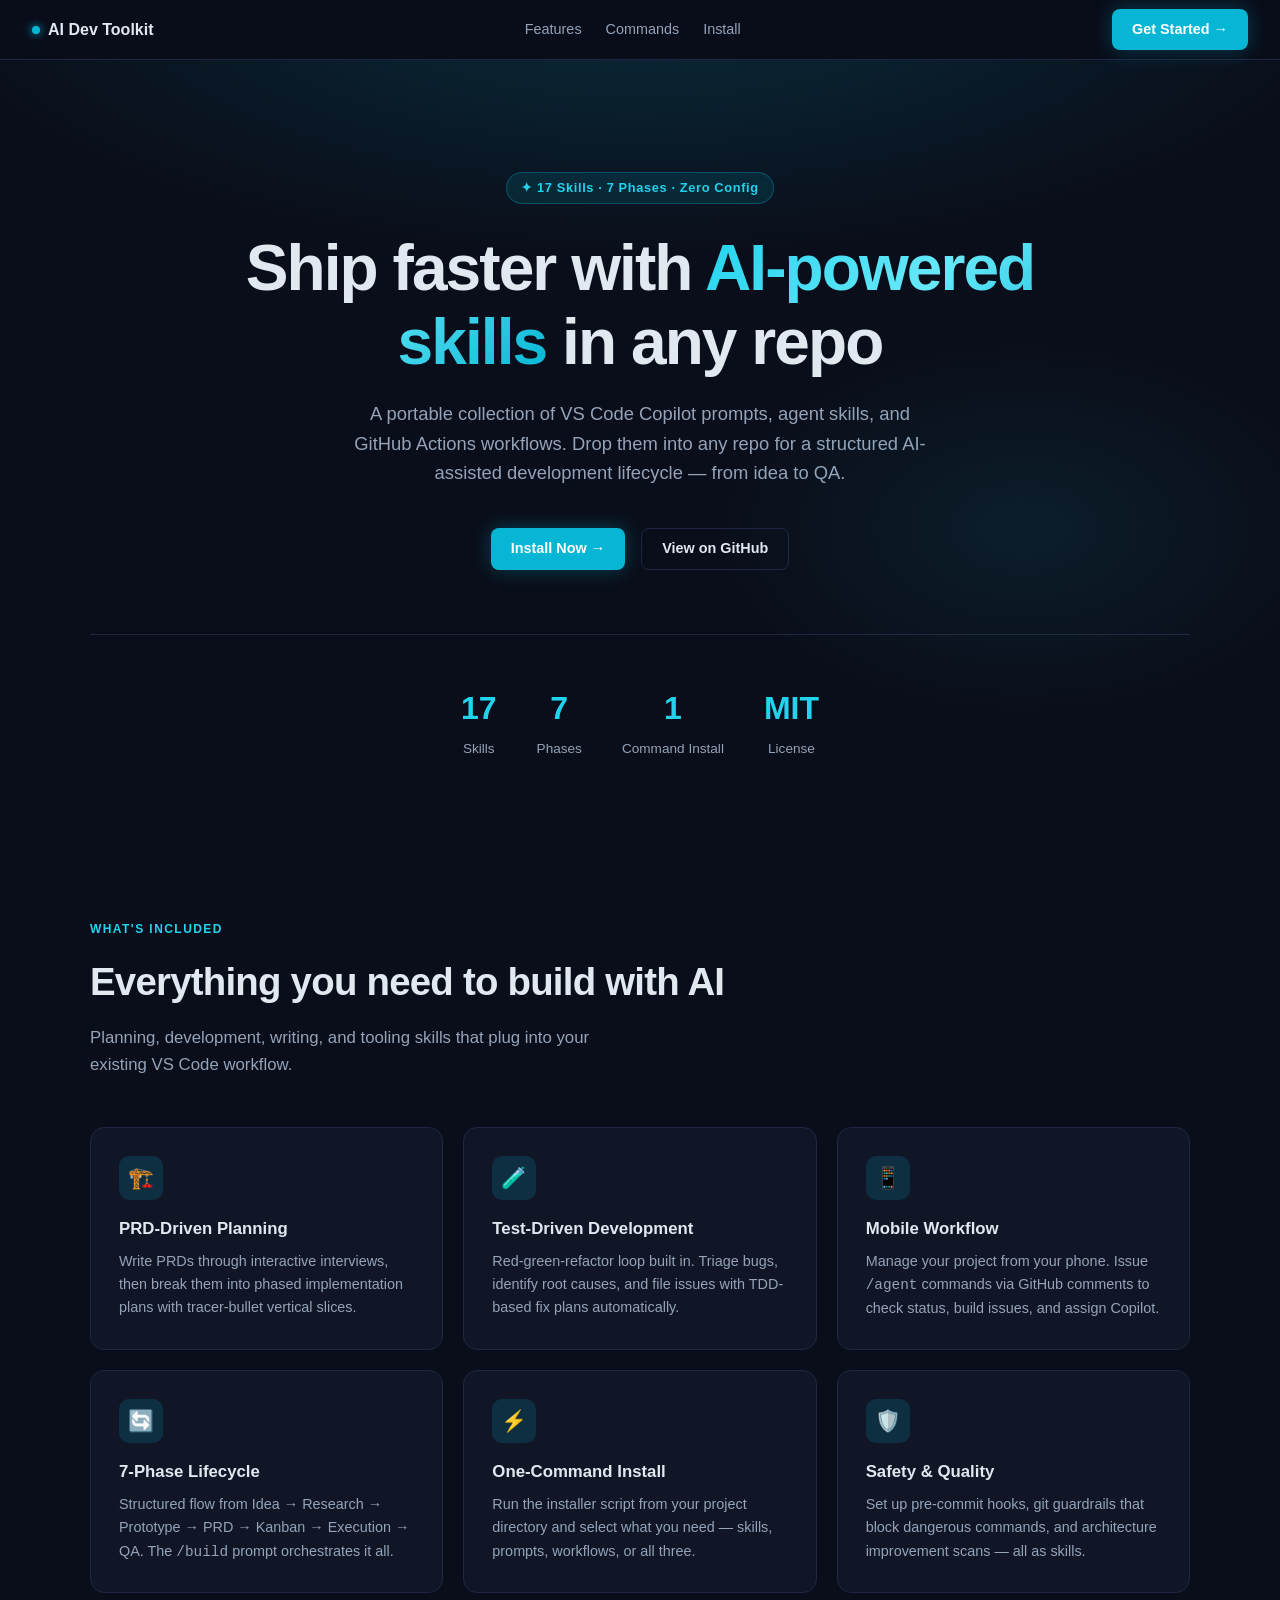
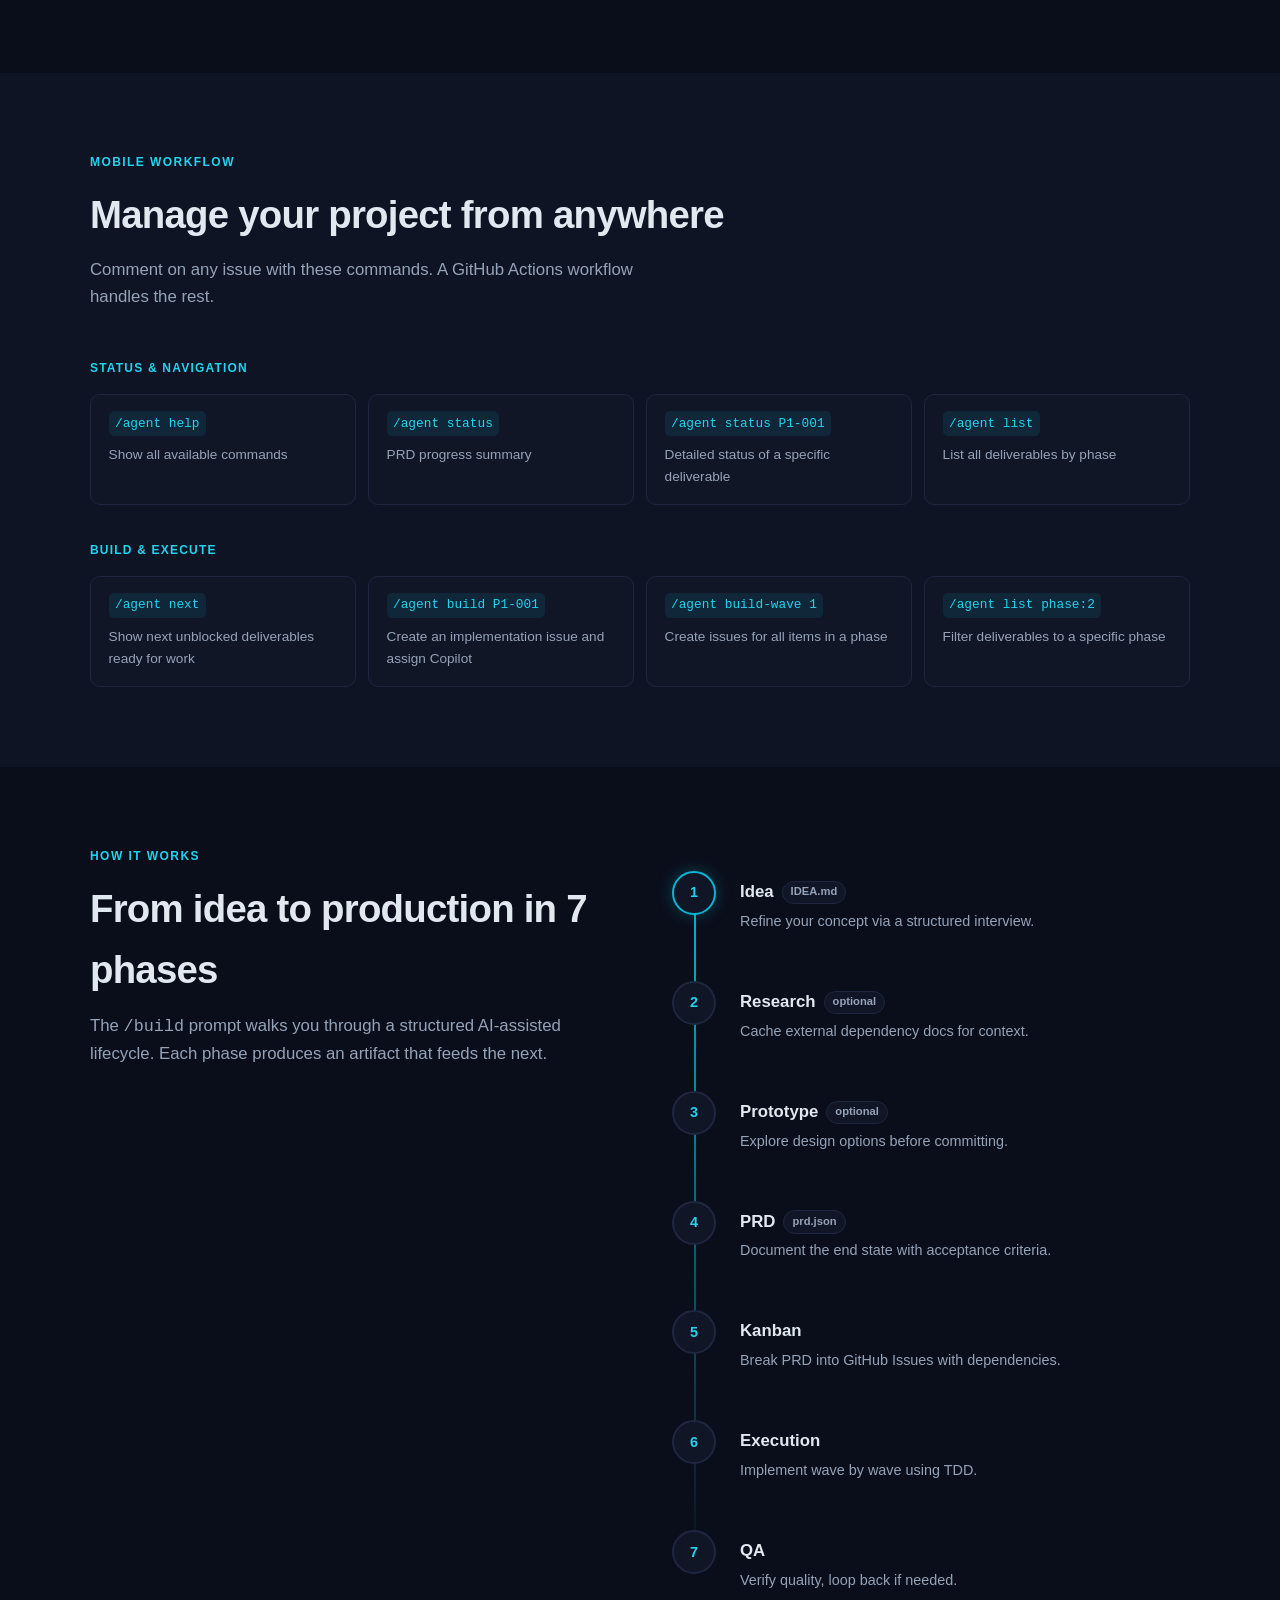
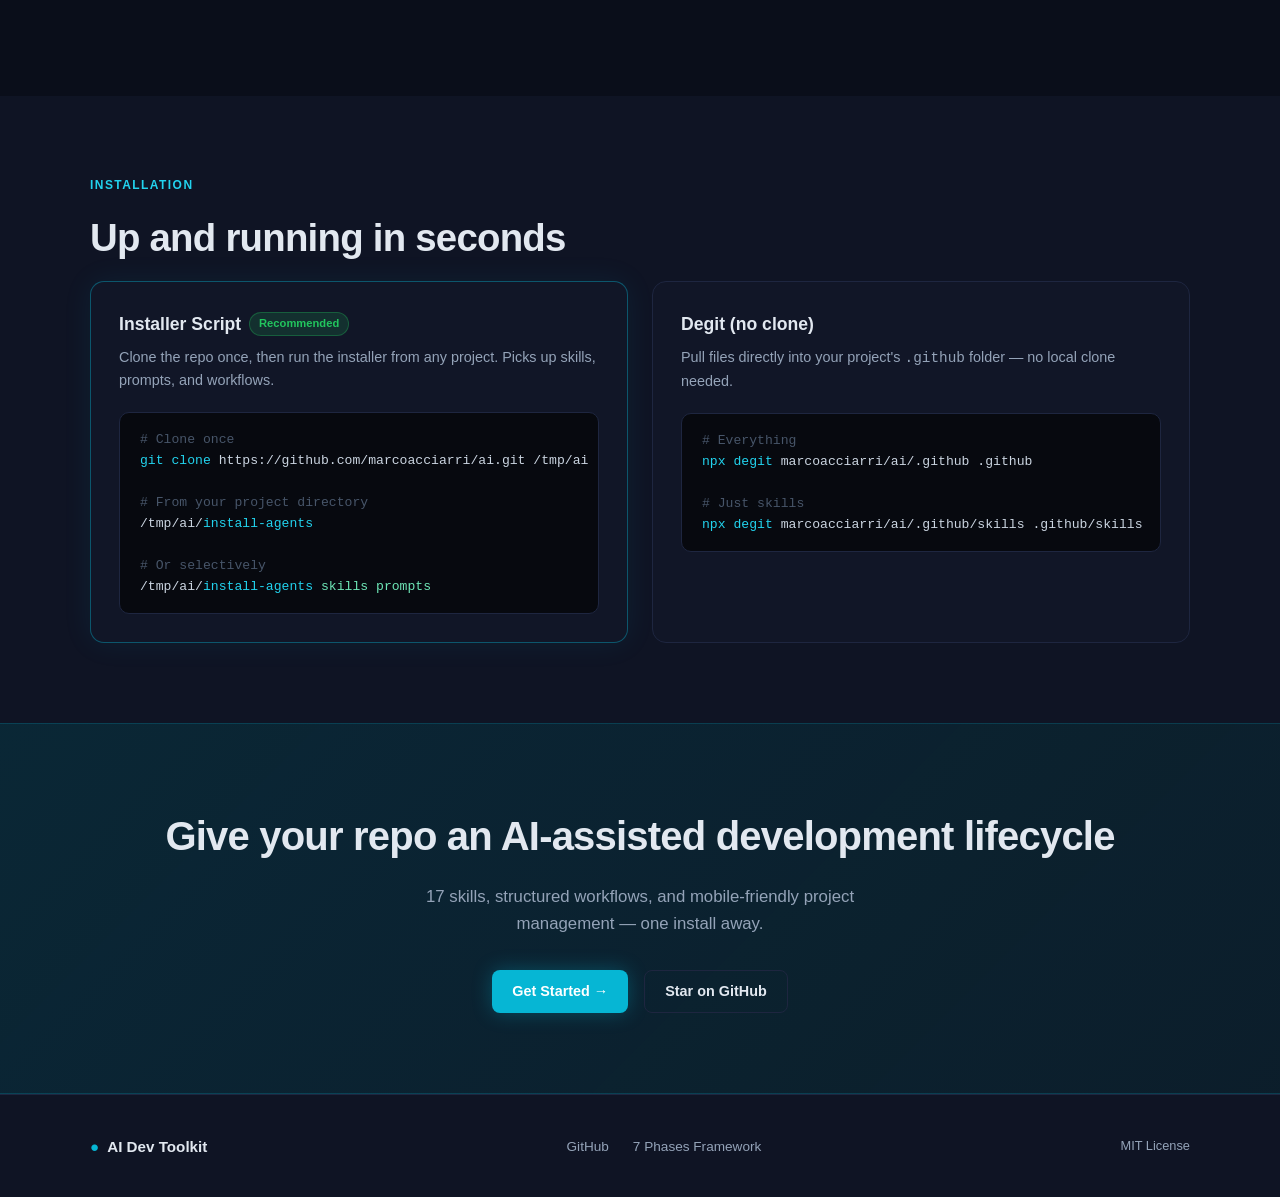
<file: index.html>
<!DOCTYPE html>
<html lang="en">
<head>
  <meta charset="UTF-8" />
  <meta name="viewport" content="width=device-width, initial-scale=1.0" />
  <title>AI Dev Toolkit — Ship faster with AI-powered skills in any repo</title>
  <meta name="description" content="A portable collection of VS Code Copilot prompts, agent skills, and GitHub Actions workflows. Drop into any repo for a structured AI-assisted development lifecycle." />
  <style>
*, *::before, *::after { box-sizing: border-box; margin: 0; padding: 0; }

:root {
  --bg: #0a0e1a;
  --bg2: #0f1424;
  --bg3: #141929;
  --border: #1e2640;
  --accent: #06b6d4;
  --accent2: #22d3ee;
  --accent-rgb: 6, 182, 212;
  --accent2-rgb: 34, 211, 238;
  --accent-glow: rgba(var(--accent-rgb), 0.3);
  --gradient: linear-gradient(135deg, #22d3ee 0%, #67e8f9 50%, #06b6d4 100%);
  --green: #22c55e;
  --text: #e2e8f0;
  --muted: #94a3b8;
  --card-bg: #111627;
}

html { scroll-behavior: smooth; }

body {
  font-family: -apple-system, BlinkMacSystemFont, 'Segoe UI', Roboto, sans-serif;
  background: var(--bg);
  color: var(--text);
  line-height: 1.6;
}

/* ── Nav ── */
nav {
  position: sticky;
  top: 0;
  z-index: 100;
  background: rgba(10,14,26,0.85);
  backdrop-filter: blur(12px);
  border-bottom: 1px solid var(--border);
  padding: 0 2rem;
  height: 60px;
  display: flex;
  align-items: center;
  justify-content: space-between;
}

.nav-brand {
  font-weight: 700;
  font-size: 1rem;
  display: flex;
  align-items: center;
  gap: 0.5rem;
  color: var(--text);
  text-decoration: none;
}

.nav-brand .dot {
  width: 8px; height: 8px;
  border-radius: 50%;
  background: var(--accent);
  box-shadow: 0 0 8px var(--accent);
}

.nav-links { display: flex; gap: 1.5rem; }
.nav-links a {
  color: var(--muted);
  text-decoration: none;
  font-size: 0.9rem;
  transition: color 0.2s;
}
.nav-links a:hover { color: var(--text); }

.btn {
  display: inline-flex;
  align-items: center;
  gap: 0.4rem;
  padding: 0.55rem 1.25rem;
  border-radius: 8px;
  font-size: 0.9rem;
  font-weight: 600;
  cursor: pointer;
  text-decoration: none;
  transition: all 0.2s;
}
.btn-primary {
  background: var(--accent);
  color: #fff;
  border: none;
  box-shadow: 0 0 20px var(--accent-glow);
}
.btn-primary:hover {
  background: var(--accent2);
  box-shadow: 0 0 28px var(--accent-glow);
  transform: translateY(-1px);
}
.btn-outline {
  background: transparent;
  color: var(--text);
  border: 1px solid var(--border);
}
.btn-outline:hover {
  border-color: var(--accent);
  color: var(--accent2);
  transform: translateY(-1px);
}

/* ── Hero ── */
.hero {
  position: relative;
  overflow: hidden;
  padding: 7rem 2rem 5rem;
  text-align: center;
}

.hero::before {
  content: '';
  position: absolute;
  inset: 0;
  background:
    radial-gradient(ellipse 80% 50% at 50% -10%, rgba(var(--accent-rgb),0.18) 0%, transparent 70%),
    radial-gradient(ellipse 40% 40% at 80% 60%, rgba(var(--accent2-rgb),0.08) 0%, transparent 60%);
  pointer-events: none;
}

.hero-badge {
  display: inline-flex;
  align-items: center;
  gap: 0.4rem;
  padding: 0.3rem 0.9rem;
  border-radius: 99px;
  background: rgba(var(--accent-rgb),0.12);
  border: 1px solid rgba(var(--accent-rgb),0.3);
  color: var(--accent2);
  font-size: 0.8rem;
  font-weight: 600;
  letter-spacing: 0.05em;
  margin-bottom: 1.75rem;
}

.hero h1 {
  font-size: clamp(2.2rem, 6vw, 4rem);
  font-weight: 800;
  line-height: 1.15;
  letter-spacing: -0.03em;
  max-width: 800px;
  margin: 0 auto 1.25rem;
}

.hero h1 span {
  background: var(--gradient);
  -webkit-background-clip: text;
  -webkit-text-fill-color: transparent;
  background-clip: text;
}

.hero p {
  font-size: 1.15rem;
  color: var(--muted);
  max-width: 580px;
  margin: 0 auto 2.5rem;
}

.hero-cta {
  display: flex;
  gap: 1rem;
  justify-content: center;
  flex-wrap: wrap;
}

.hero-stats {
  display: flex;
  gap: 2.5rem;
  justify-content: center;
  flex-wrap: wrap;
  margin-top: 4rem;
  padding-top: 3rem;
  border-top: 1px solid var(--border);
}

.stat { text-align: center; }
.stat-num {
  font-size: 2rem;
  font-weight: 800;
  color: var(--accent2);
}
.stat-label {
  font-size: 0.85rem;
  color: var(--muted);
  margin-top: 0.25rem;
}

/* ── Sections ── */
section { padding: 5rem 2rem; }
.container { max-width: 1100px; margin: 0 auto; }

.section-label {
  font-size: 0.75rem;
  font-weight: 700;
  letter-spacing: 0.12em;
  text-transform: uppercase;
  color: var(--accent2);
  margin-bottom: 0.75rem;
}

.section-title {
  font-size: clamp(1.6rem, 3.5vw, 2.4rem);
  font-weight: 800;
  letter-spacing: -0.02em;
  margin-bottom: 0.75rem;
}

.section-sub {
  font-size: 1.05rem;
  color: var(--muted);
  max-width: 560px;
  margin-bottom: 3rem;
}

/* ── Feature Grid ── */
.features-grid {
  display: grid;
  grid-template-columns: repeat(auto-fit, minmax(280px, 1fr));
  gap: 1.25rem;
}

.feature-card {
  background: var(--card-bg);
  border: 1px solid var(--border);
  border-radius: 14px;
  padding: 1.75rem;
  transition: border-color 0.2s, transform 0.2s;
}

.feature-card:hover {
  border-color: rgba(var(--accent-rgb),0.5);
  transform: translateY(-3px);
}

.feature-icon {
  width: 44px; height: 44px;
  border-radius: 10px;
  background: rgba(var(--accent-rgb),0.15);
  display: flex; align-items: center; justify-content: center;
  font-size: 1.3rem;
  margin-bottom: 1rem;
}

.feature-card h3 {
  font-size: 1.05rem;
  font-weight: 700;
  margin-bottom: 0.5rem;
}

.feature-card p {
  font-size: 0.9rem;
  color: var(--muted);
  line-height: 1.6;
}

/* ── Generic Item Grid ── */
.items-grid {
  display: grid;
  grid-template-columns: repeat(auto-fit, minmax(240px, 1fr));
  gap: 0.75rem;
}

.item-card {
  display: flex;
  flex-direction: column;
  align-items: flex-start;
  gap: 0.5rem;
  padding: 1rem 1.1rem;
  background: var(--card-bg);
  border: 1px solid var(--border);
  border-radius: 10px;
  transition: border-color 0.2s;
}

.item-card:hover { border-color: rgba(var(--accent-rgb),0.4); }

.item-card code {
  font-size: 0.8rem;
  font-family: 'JetBrains Mono', 'Fira Code', monospace;
  color: var(--accent2);
  background: rgba(var(--accent-rgb),0.1);
  padding: 0.15rem 0.4rem;
  border-radius: 5px;
  white-space: nowrap;
}

.item-card span {
  font-size: 0.85rem;
  color: var(--muted);
}

.items-category {
  grid-column: 1 / -1;
  font-size: 0.75rem;
  font-weight: 700;
  letter-spacing: 0.1em;
  text-transform: uppercase;
  color: var(--accent2);
  margin-top: 1.5rem;
  margin-bottom: 0.25rem;
}
.items-category:first-child { margin-top: 0; }

/* ── Steps / Phases list ── */
.steps-list {
  display: flex;
  flex-direction: column;
  gap: 0;
  position: relative;
}

.steps-list::before {
  content: '';
  position: absolute;
  left: 22px;
  top: 44px;
  bottom: 44px;
  width: 2px;
  background: linear-gradient(to bottom, var(--accent), transparent);
}

.step-item {
  display: flex;
  gap: 1.5rem;
  padding: 1.5rem 0;
}

.step-num {
  width: 44px; height: 44px;
  border-radius: 50%;
  background: var(--card-bg);
  border: 2px solid var(--border);
  display: flex; align-items: center; justify-content: center;
  font-weight: 800;
  font-size: 0.9rem;
  color: var(--accent2);
  flex-shrink: 0;
  position: relative;
  z-index: 1;
}

.step-item.active .step-num {
  border-color: var(--accent);
  box-shadow: 0 0 16px var(--accent-glow);
}

.step-content { padding-top: 0.5rem; }

.step-title {
  font-weight: 700;
  font-size: 1.05rem;
  margin-bottom: 0.25rem;
  display: flex;
  align-items: center;
  gap: 0.5rem;
}

.step-badge {
  font-size: 0.7rem;
  padding: 0.1rem 0.5rem;
  border-radius: 99px;
  background: var(--card-bg);
  border: 1px solid var(--border);
  color: var(--muted);
}

.step-desc { font-size: 0.9rem; color: var(--muted); }

/* ── Install / Code Block ── */
.install-options {
  display: grid;
  grid-template-columns: repeat(auto-fit, minmax(300px, 1fr));
  gap: 1.5rem;
}

.install-card {
  background: var(--card-bg);
  border: 1px solid var(--border);
  border-radius: 14px;
  padding: 1.75rem;
}

.install-card.featured {
  border-color: rgba(var(--accent-rgb),0.4);
  box-shadow: 0 0 30px rgba(var(--accent-rgb),0.08);
}

.install-card h3 {
  font-size: 1.1rem;
  font-weight: 700;
  margin-bottom: 0.5rem;
  display: flex;
  align-items: center;
  gap: 0.5rem;
}

.tag-recommended {
  font-size: 0.7rem;
  padding: 0.15rem 0.55rem;
  border-radius: 99px;
  background: rgba(34,197,94,0.15);
  border: 1px solid rgba(34,197,94,0.3);
  color: var(--green);
  font-weight: 600;
}

.install-card p {
  font-size: 0.9rem;
  color: var(--muted);
  margin-bottom: 1.25rem;
}

.code-block {
  background: #07090f;
  border: 1px solid var(--border);
  border-radius: 10px;
  overflow: hidden;
}

.code-block pre {
  padding: 1rem 1.25rem;
  font-size: 0.82rem;
  font-family: 'JetBrains Mono', 'Fira Code', 'Cascadia Code', monospace;
  color: #cbd5e1;
  overflow-x: auto;
  white-space: pre;
}

.code-block pre .comment { color: #475569; }
.code-block pre .cmd { color: var(--accent2); }
.code-block pre .flag { color: #6ee7b7; }

/* ── CTA Banner ── */
.cta-banner {
  background: linear-gradient(135deg, rgba(var(--accent-rgb),0.15) 0%, rgba(var(--accent2-rgb),0.08) 100%);
  border-top: 1px solid rgba(var(--accent-rgb),0.2);
  border-bottom: 1px solid rgba(var(--accent-rgb),0.2);
  text-align: center;
  padding: 5rem 2rem;
}

.cta-banner h2 {
  font-size: clamp(1.6rem, 3.5vw, 2.5rem);
  font-weight: 800;
  letter-spacing: -0.02em;
  margin-bottom: 1rem;
}

.cta-banner p {
  font-size: 1.05rem;
  color: var(--muted);
  max-width: 480px;
  margin: 0 auto 2rem;
}

/* ── Footer ── */
footer {
  background: var(--bg2);
  border-top: 1px solid var(--border);
  padding: 2.5rem 2rem;
}

.footer-inner {
  max-width: 1100px;
  margin: 0 auto;
  display: flex;
  align-items: center;
  justify-content: space-between;
  flex-wrap: wrap;
  gap: 1rem;
}

.footer-brand {
  font-weight: 700;
  font-size: 0.95rem;
  display: flex;
  align-items: center;
  gap: 0.5rem;
}

.footer-links { display: flex; gap: 1.5rem; }
.footer-links a {
  color: var(--muted);
  font-size: 0.85rem;
  text-decoration: none;
  transition: color 0.2s;
}
.footer-links a:hover { color: var(--text); }

.footer-note {
  font-size: 0.8rem;
  color: var(--muted);
}

.link-accent { color: var(--accent2); text-decoration: none; }
.link-accent:hover { text-decoration: underline; }

/* ── Responsive ── */
@media (max-width: 640px) {
  nav { padding: 0 1.25rem; }
  .nav-links { display: none; }
  section { padding: 3.5rem 1.25rem; }
  .hero { padding: 5rem 1.25rem 3.5rem; }
  .hero-stats { gap: 1.5rem; }
}
  </style>
</head>
<body>

<!-- ── Nav ── -->
<nav>
  <a class="nav-brand" href="#">
    <span class="dot"></span>
    AI Dev Toolkit
  </a>
  <div class="nav-links">
    <a href="#features">Features</a>
    <a href="#commands">Commands</a>
    <a href="#install">Install</a>
  </div>
  <a class="btn btn-primary" href="#install">Get Started →</a>
</nav>

<!-- ── Hero ── -->
<header class="hero">
  <div class="container">
    <div class="hero-badge">✦ 17 Skills · 7 Phases · Zero Config</div>
    <h1>Ship faster with <span>AI-powered skills</span> in any repo</h1>
    <p>A portable collection of VS Code Copilot prompts, agent skills, and GitHub Actions workflows. Drop them into any repo for a structured AI-assisted development lifecycle — from idea to QA.</p>
    <div class="hero-cta">
      <a class="btn btn-primary" href="#install">Install Now →</a>
      <a class="btn btn-outline" href="https://github.com/marcoacciarri/ai" target="_blank" rel="noopener">View on GitHub</a>
    </div>
    <div class="hero-stats">
      <div class="stat"><div class="stat-num">17</div><div class="stat-label">Skills</div></div>
      <div class="stat"><div class="stat-num">7</div><div class="stat-label">Phases</div></div>
      <div class="stat"><div class="stat-num">1</div><div class="stat-label">Command Install</div></div>
      <div class="stat"><div class="stat-num">MIT</div><div class="stat-label">License</div></div>
    </div>
  </div>
</header>

<!-- ── Features ── -->
<section id="features">
  <div class="container">
    <div class="section-label">What's included</div>
    <h2 class="section-title">Everything you need to build with AI</h2>
    <p class="section-sub">Planning, development, writing, and tooling skills that plug into your existing VS Code workflow.</p>
    <div class="features-grid">
      <div class="feature-card">
        <div class="feature-icon" aria-hidden="true">🏗️</div>
        <h3>PRD-Driven Planning</h3>
        <p>Write PRDs through interactive interviews, then break them into phased implementation plans with tracer-bullet vertical slices.</p>
      </div>
      <div class="feature-card">
        <div class="feature-icon" aria-hidden="true">🧪</div>
        <h3>Test-Driven Development</h3>
        <p>Red-green-refactor loop built in. Triage bugs, identify root causes, and file issues with TDD-based fix plans automatically.</p>
      </div>
      <div class="feature-card">
        <div class="feature-icon" aria-hidden="true">📱</div>
        <h3>Mobile Workflow</h3>
        <p>Manage your project from your phone. Issue <code>/agent</code> commands via GitHub comments to check status, build issues, and assign Copilot.</p>
      </div>
      <div class="feature-card">
        <div class="feature-icon" aria-hidden="true">🔄</div>
        <h3>7-Phase Lifecycle</h3>
        <p>Structured flow from Idea → Research → Prototype → PRD → Kanban → Execution → QA. The <code>/build</code> prompt orchestrates it all.</p>
      </div>
      <div class="feature-card">
        <div class="feature-icon" aria-hidden="true">⚡</div>
        <h3>One-Command Install</h3>
        <p>Run the installer script from your project directory and select what you need — skills, prompts, workflows, or all three.</p>
      </div>
      <div class="feature-card">
        <div class="feature-icon" aria-hidden="true">🛡️</div>
        <h3>Safety & Quality</h3>
        <p>Set up pre-commit hooks, git guardrails that block dangerous commands, and architecture improvement scans — all as skills.</p>
      </div>
    </div>
  </div>
</section>

<!-- ── Agent Commands ── -->
<section id="commands" style="background:var(--bg2)">
  <div class="container">
    <div class="section-label">Mobile Workflow</div>
    <h2 class="section-title">Manage your project from anywhere</h2>
    <p class="section-sub">Comment on any issue with these commands. A GitHub Actions workflow handles the rest.</p>
    <div class="items-grid">
      <div class="items-category">Status & Navigation</div>
      <div class="item-card"><code>/agent help</code><span>Show all available commands</span></div>
      <div class="item-card"><code>/agent status</code><span>PRD progress summary</span></div>
      <div class="item-card"><code>/agent status P1-001</code><span>Detailed status of a specific deliverable</span></div>
      <div class="item-card"><code>/agent list</code><span>List all deliverables by phase</span></div>
      <div class="items-category">Build & Execute</div>
      <div class="item-card"><code>/agent next</code><span>Show next unblocked deliverables ready for work</span></div>
      <div class="item-card"><code>/agent build P1-001</code><span>Create an implementation issue and assign Copilot</span></div>
      <div class="item-card"><code>/agent build-wave 1</code><span>Create issues for all items in a phase</span></div>
      <div class="item-card"><code>/agent list phase:2</code><span>Filter deliverables to a specific phase</span></div>
    </div>
  </div>
</section>

<!-- ── How it Works ── -->
<section id="how-it-works">
  <div class="container">
    <div style="display:grid;grid-template-columns:1fr 1fr;gap:4rem;align-items:start">
      <div>
        <div class="section-label">How it works</div>
        <h2 class="section-title">From idea to production in 7 phases</h2>
        <p class="section-sub" style="margin-bottom:0">The <code>/build</code> prompt walks you through a structured AI-assisted lifecycle. Each phase produces an artifact that feeds the next.</p>
      </div>
      <div class="steps-list">
        <div class="step-item active">
          <div class="step-num">1</div>
          <div class="step-content">
            <div class="step-title">Idea <span class="step-badge">IDEA.md</span></div>
            <div class="step-desc">Refine your concept via a structured interview.</div>
          </div>
        </div>
        <div class="step-item">
          <div class="step-num">2</div>
          <div class="step-content">
            <div class="step-title">Research <span class="step-badge">optional</span></div>
            <div class="step-desc">Cache external dependency docs for context.</div>
          </div>
        </div>
        <div class="step-item">
          <div class="step-num">3</div>
          <div class="step-content">
            <div class="step-title">Prototype <span class="step-badge">optional</span></div>
            <div class="step-desc">Explore design options before committing.</div>
          </div>
        </div>
        <div class="step-item">
          <div class="step-num">4</div>
          <div class="step-content">
            <div class="step-title">PRD <span class="step-badge">prd.json</span></div>
            <div class="step-desc">Document the end state with acceptance criteria.</div>
          </div>
        </div>
        <div class="step-item">
          <div class="step-num">5</div>
          <div class="step-content">
            <div class="step-title">Kanban</div>
            <div class="step-desc">Break PRD into GitHub Issues with dependencies.</div>
          </div>
        </div>
        <div class="step-item">
          <div class="step-num">6</div>
          <div class="step-content">
            <div class="step-title">Execution</div>
            <div class="step-desc">Implement wave by wave using TDD.</div>
          </div>
        </div>
        <div class="step-item">
          <div class="step-num">7</div>
          <div class="step-content">
            <div class="step-title">QA</div>
            <div class="step-desc">Verify quality, loop back if needed.</div>
          </div>
        </div>
      </div>
    </div>
  </div>
</section>

<!-- ── Install ── -->
<section id="install" style="background:var(--bg2)">
  <div class="container">
    <div class="section-label">Installation</div>
    <h2 class="section-title">Up and running in seconds</h2>
    <div class="install-options">
      <div class="install-card featured">
        <h3>Installer Script <span class="tag-recommended">Recommended</span></h3>
        <p>Clone the repo once, then run the installer from any project. Picks up skills, prompts, and workflows.</p>
        <div class="code-block">
          <pre><span class="comment"># Clone once</span>
<span class="cmd">git clone</span> https://github.com/marcoacciarri/ai.git /tmp/ai

<span class="comment"># From your project directory</span>
/tmp/ai/<span class="cmd">install-agents</span>

<span class="comment"># Or selectively</span>
/tmp/ai/<span class="cmd">install-agents</span> <span class="flag">skills prompts</span></pre>
        </div>
      </div>
      <div class="install-card">
        <h3>Degit (no clone)</h3>
        <p>Pull files directly into your project's <code>.github</code> folder — no local clone needed.</p>
        <div class="code-block">
          <pre><span class="comment"># Everything</span>
<span class="cmd">npx degit</span> marcoacciarri/ai/.github .github

<span class="comment"># Just skills</span>
<span class="cmd">npx degit</span> marcoacciarri/ai/.github/skills .github/skills</pre>
        </div>
      </div>
    </div>
  </div>
</section>

<!-- ── CTA ── -->
<section class="cta-banner">
  <div class="container">
    <h2>Give your repo an AI-assisted development lifecycle</h2>
    <p>17 skills, structured workflows, and mobile-friendly project management — one install away.</p>
    <div style="display:flex;gap:1rem;justify-content:center;flex-wrap:wrap">
      <a class="btn btn-primary" href="#install">Get Started →</a>
      <a class="btn btn-outline" href="https://github.com/marcoacciarri/ai" target="_blank" rel="noopener">Star on GitHub</a>
    </div>
  </div>
</section>

<!-- ── Footer ── -->
<footer>
  <div class="footer-inner">
    <div class="footer-brand"><span style="color:var(--accent)">●</span> AI Dev Toolkit</div>
    <div class="footer-links">
      <a href="https://github.com/marcoacciarri/ai" target="_blank" rel="noopener">GitHub</a>
      <a href="https://www.aihero.dev/my-7-phases-of-ai-development" target="_blank" rel="noopener">7 Phases Framework</a>
    </div>
    <div class="footer-note">MIT License</div>
  </div>
</footer>

</body>
</html>
</file>
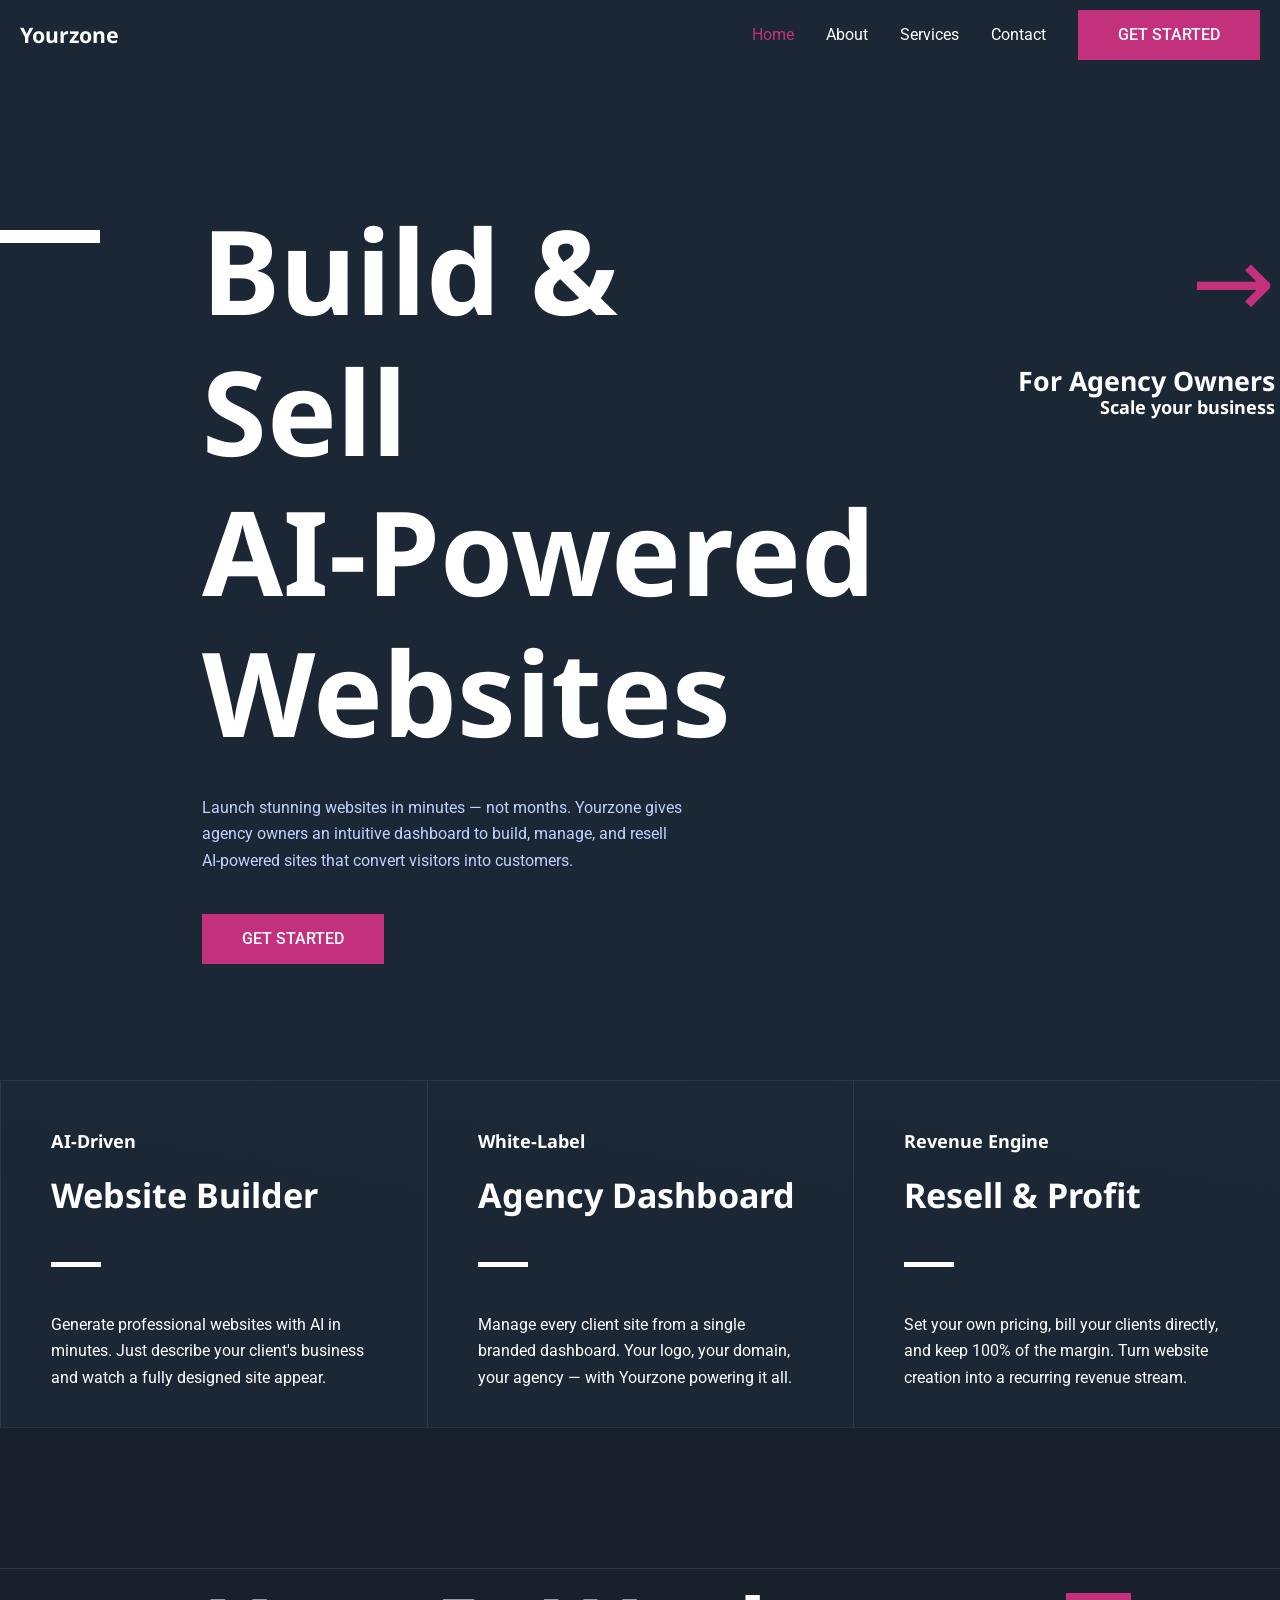
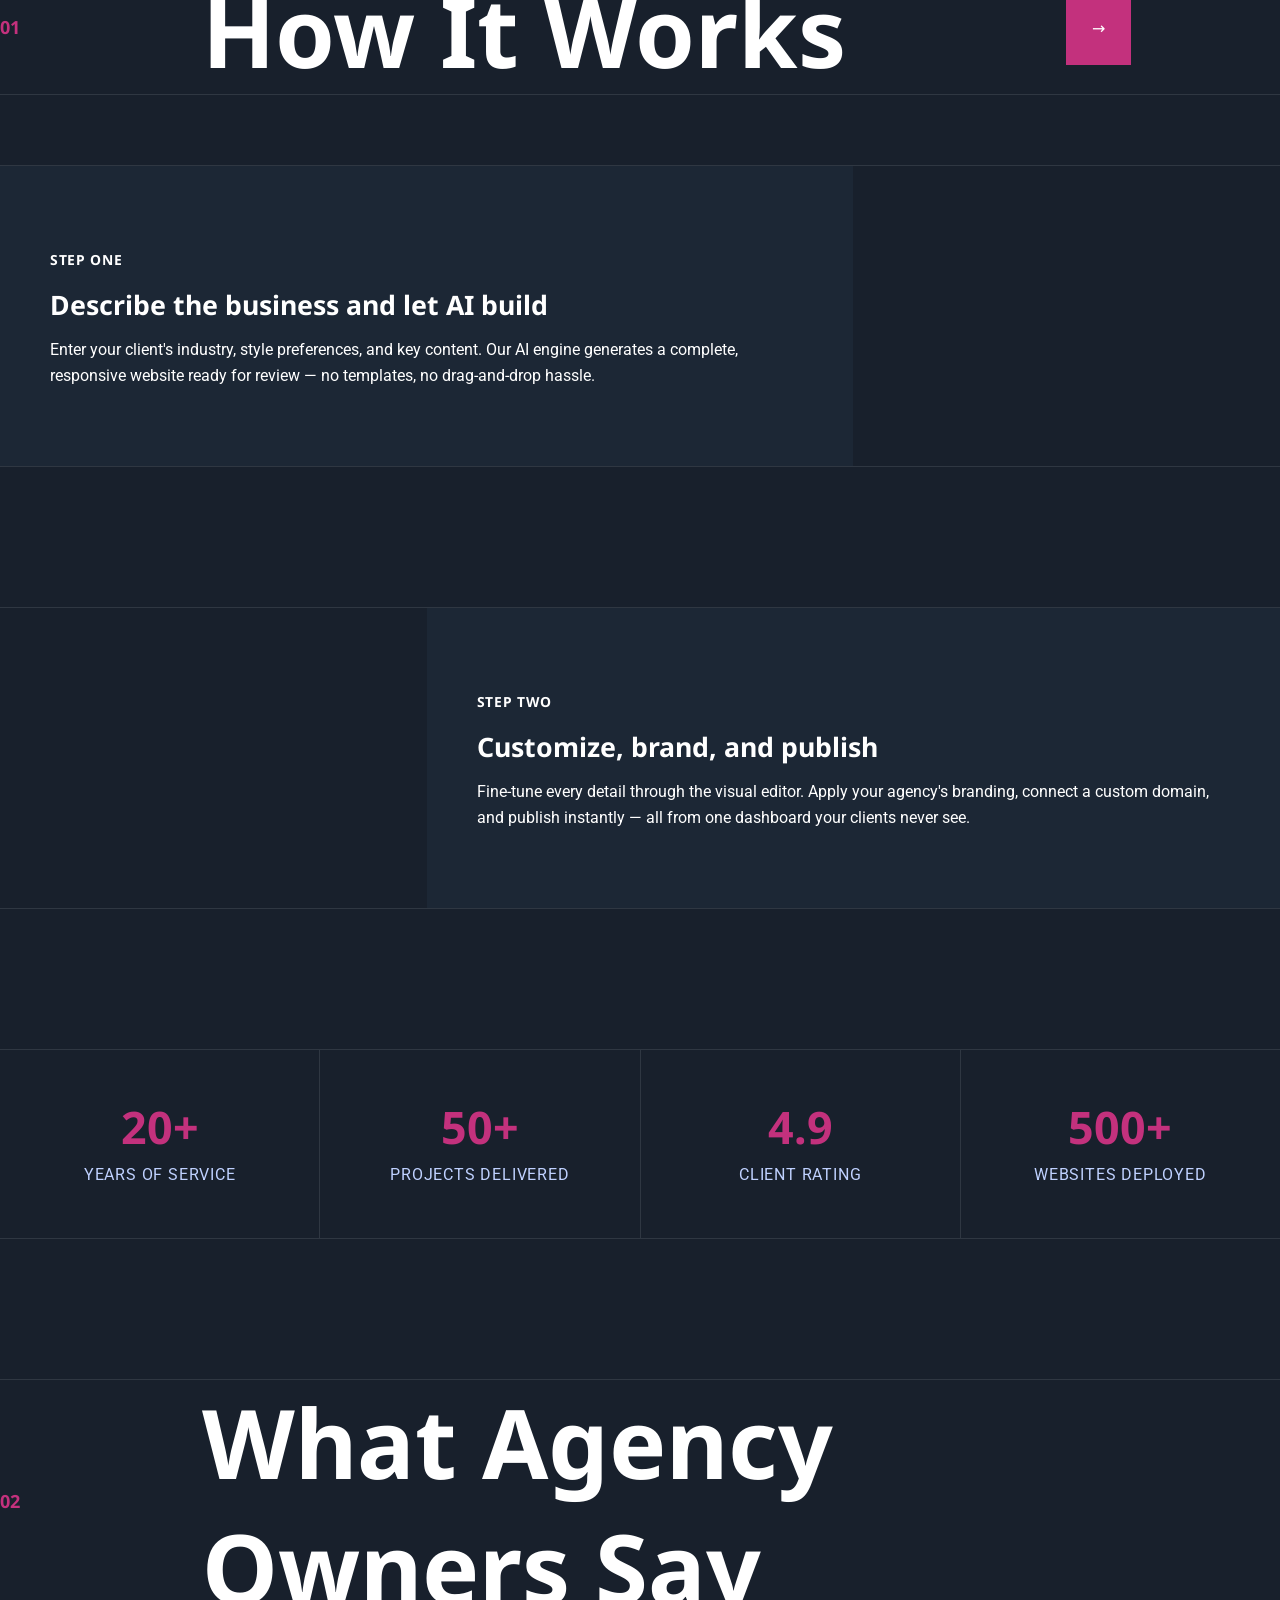
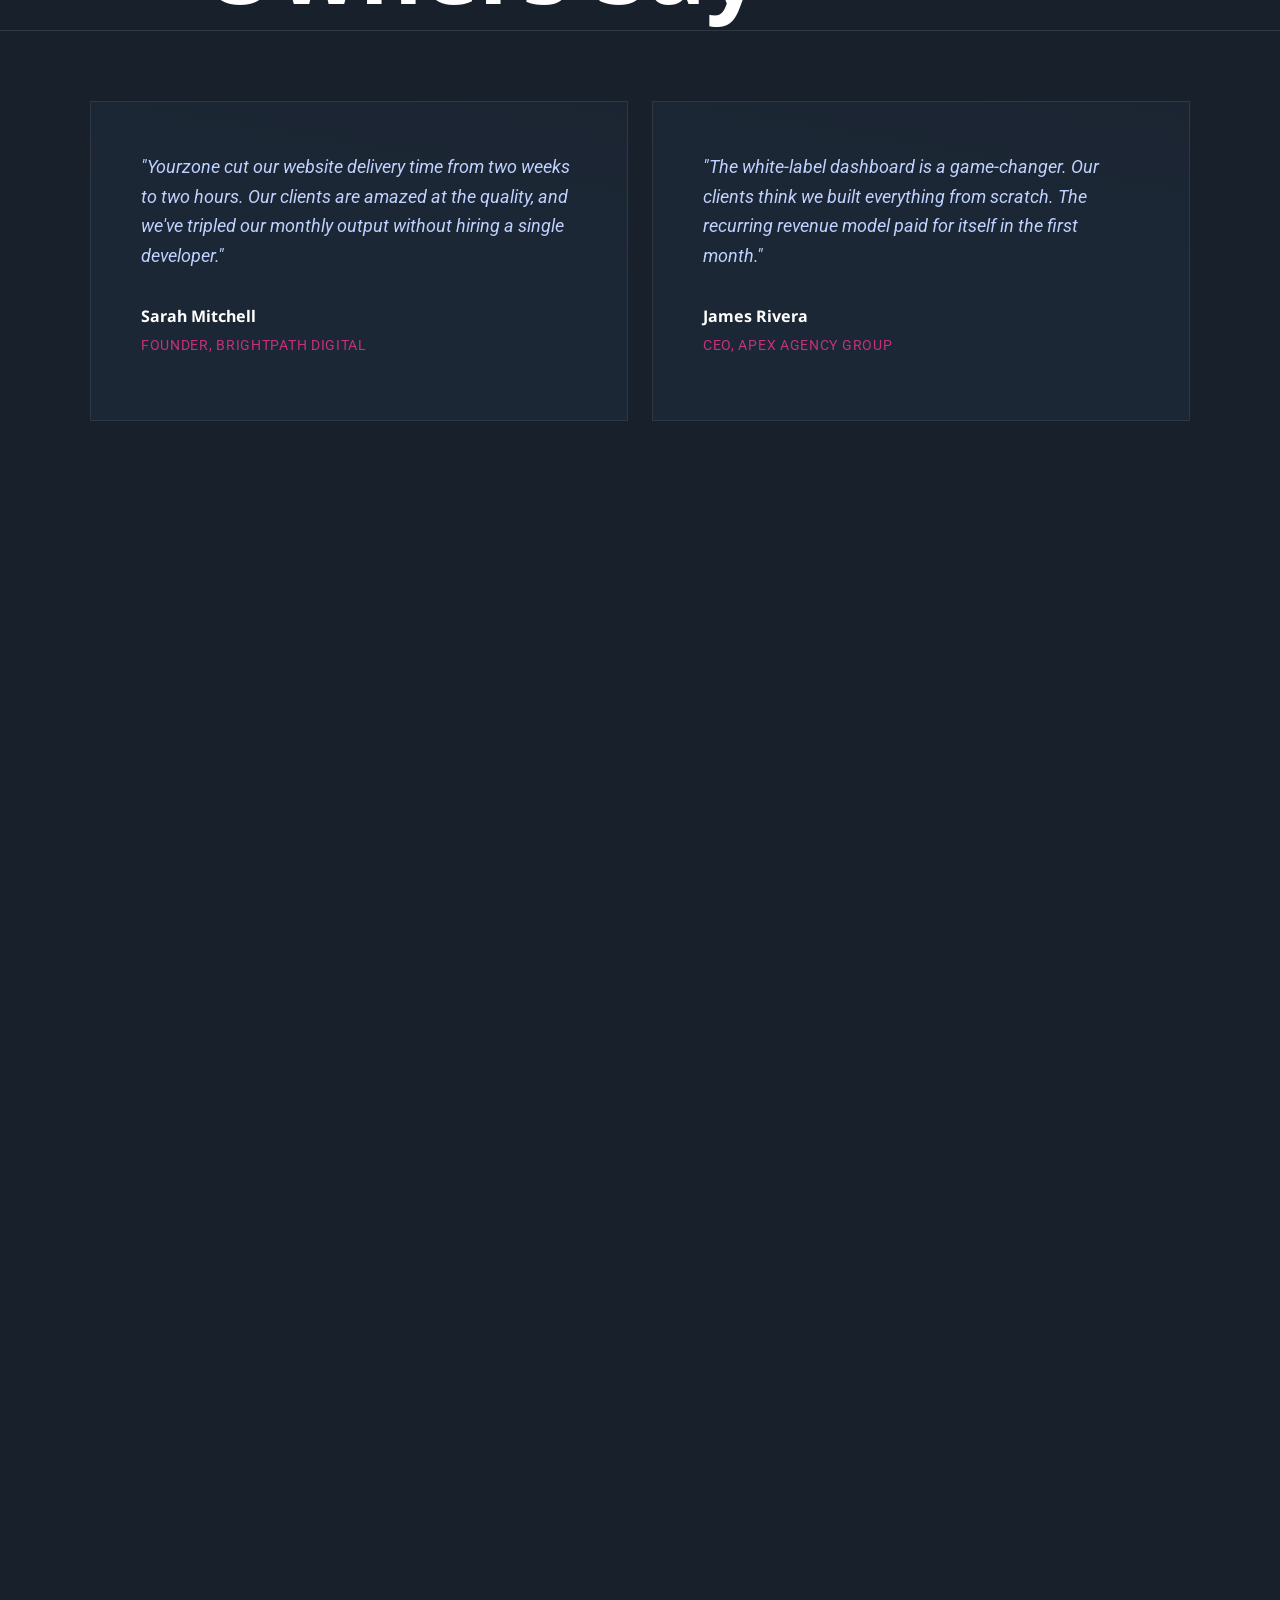
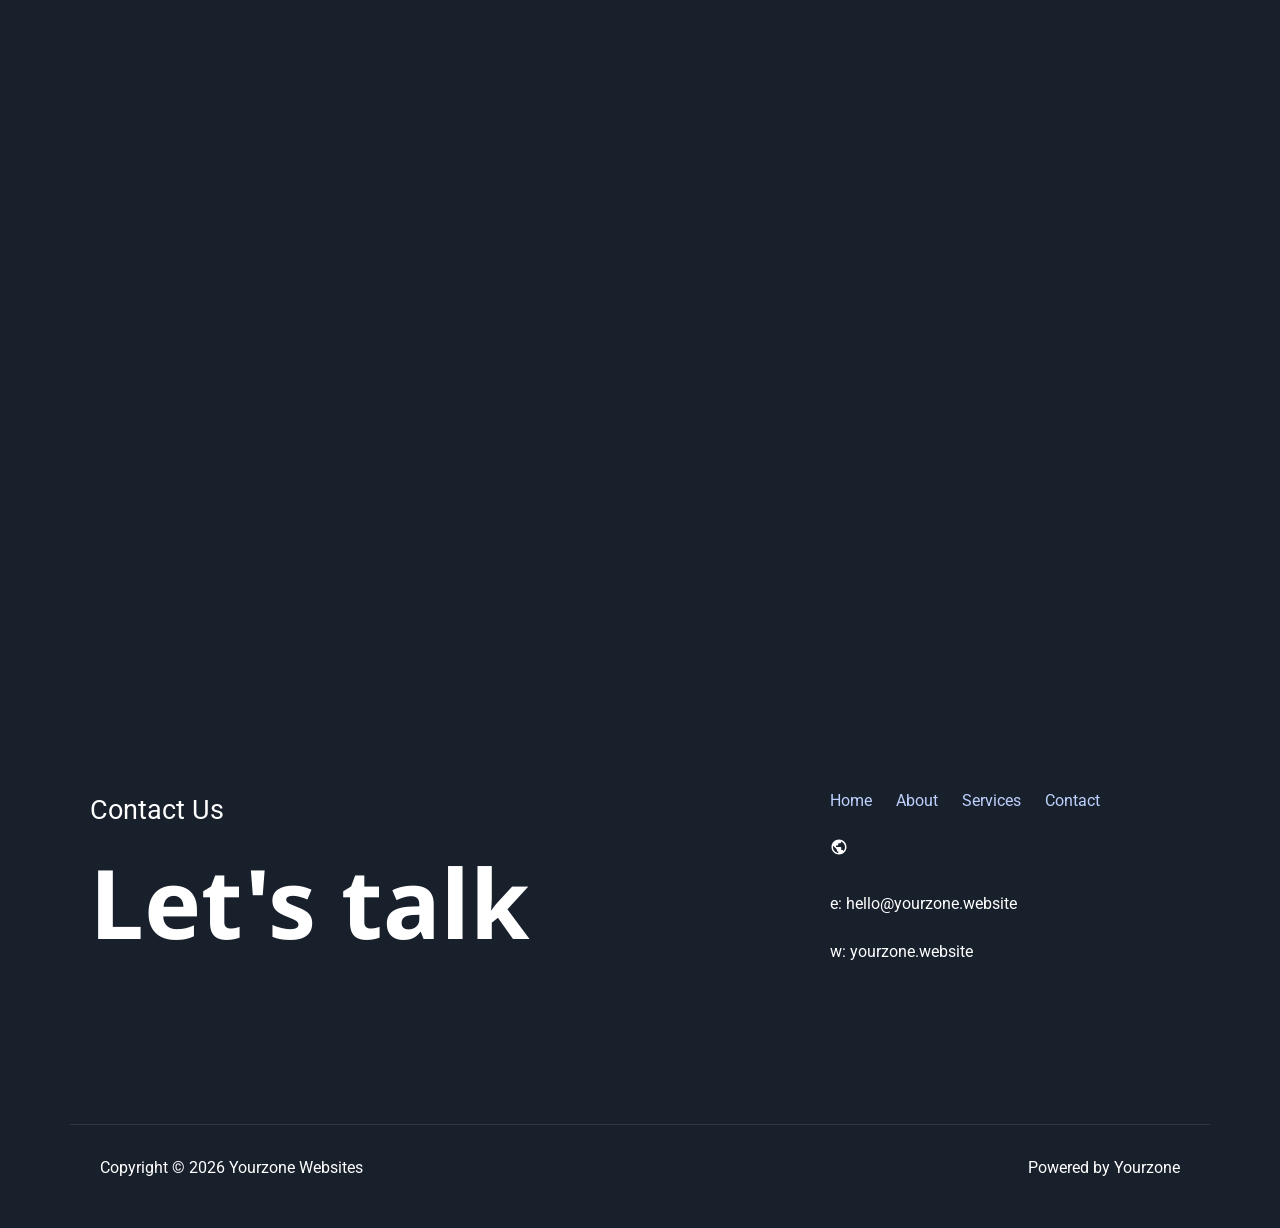
<file: pages/index.html>
<!DOCTYPE html>
<html lang="en">
<head>
    <meta charset="UTF-8">
    <meta name="viewport" content="width=device-width, initial-scale=1.0">
    <title>Yourzone Websites — Build & Sell AI-Powered Websites</title>
    <meta name="description" content="Yourzone Websites empowers agency owners to build, manage, and sell AI-powered websites through an intuitive dashboard. Over 20 years of expertise at your fingertips.">
    <link rel="stylesheet" href="css/style.css">
</head>
<body>

    <!-- Nav -->
    <nav class="nav">
        <a href="index.html" class="nav-brand">Yourzone</a>
        <ul class="nav-links">
            <li><a href="index.html">Home</a></li>
            <li><a href="about.html">About</a></li>
            <li><a href="services.html">Services</a></li>
            <li><a href="contact.html">Contact</a></li>
            <li><a href="contact.html" class="btn btn-primary">Get Started</a></li>
        </ul>
        <button class="nav-toggle" aria-label="Toggle menu">
            <svg viewBox="0 0 20 20"><path d="M0 3h20v2H0V3zm0 6h20v2H0V9zm0 6h20v2H0v-2z"/></svg>
        </button>
    </nav>

    <!-- Hero -->
    <section class="hero">
        <div class="hero-sidebar">
            <div class="hero-divider"></div>
        </div>
        <div class="hero-content">
            <h1 class="hero-title">Build &amp;<br>Sell AI&#8209;Powered<br>Websites</h1>
            <p class="hero-text">Launch stunning websites in minutes — not months. Yourzone gives agency owners an intuitive dashboard to build, manage, and resell AI-powered sites that convert visitors into customers.</p>
            <div class="hero-cta">
                <a href="contact.html" class="btn btn-primary">Get Started</a>
            </div>
        </div>
        <div class="hero-aside">
            <div class="icon">&#8594;</div>
            <h4>For Agency Owners</h4>
            <h5>Scale your business</h5>
        </div>
    </section>

    <!-- Service Cards -->
    <div class="service-cards reveal">
        <div class="service-card">
            <h5 class="service-card-label">AI-Driven</h5>
            <h3 class="service-card-title">Website Builder</h3>
            <div class="service-card-divider"></div>
            <p class="service-card-text">Generate professional websites with AI in minutes. Just describe your client's business and watch a fully designed site appear.</p>
        </div>
        <div class="service-card">
            <h5 class="service-card-label">White-Label</h5>
            <h3 class="service-card-title">Agency Dashboard</h3>
            <div class="service-card-divider"></div>
            <p class="service-card-text">Manage every client site from a single branded dashboard. Your logo, your domain, your agency — with Yourzone powering it all.</p>
        </div>
        <div class="service-card">
            <h5 class="service-card-label">Revenue Engine</h5>
            <h3 class="service-card-title">Resell &amp; Profit</h3>
            <div class="service-card-divider"></div>
            <p class="service-card-text">Set your own pricing, bill your clients directly, and keep 100% of the margin. Turn website creation into a recurring revenue stream.</p>
        </div>
    </div>

    <!-- Section: How We Do It -->
    <div class="section-nav reveal">
        <div class="section-nav-label">
            <h5>01</h5>
        </div>
        <div class="section-nav-content">
            <h2>How It Works</h2>
        </div>
        <div class="section-nav-action">
            <a href="services.html" class="btn btn-icon" aria-label="View services">&#8594;</a>
        </div>
    </div>

    <div class="content-row reveal">
        <div class="content-block">
            <h6>Step One</h6>
            <h4>Describe the business and let AI build</h4>
            <p>Enter your client's industry, style preferences, and key content. Our AI engine generates a complete, responsive website ready for review — no templates, no drag-and-drop hassle.</p>
        </div>
        <div class="content-image" style="background-image: url('https://images.unsplash.com/photo-1460925895917-afdab827c52f?w=800&q=80');"></div>
    </div>

    <div class="content-row reveal" style="flex-direction: row-reverse;">
        <div class="content-block">
            <h6>Step Two</h6>
            <h4>Customize, brand, and publish</h4>
            <p>Fine-tune every detail through the visual editor. Apply your agency's branding, connect a custom domain, and publish instantly — all from one dashboard your clients never see.</p>
        </div>
        <div class="content-image" style="background-image: url('https://images.unsplash.com/photo-1551288049-bebda4e38f71?w=800&q=80');"></div>
    </div>

    <!-- Stats Bar -->
    <div class="stats-bar reveal">
        <div class="stat-item">
            <div class="stat-number">20+</div>
            <div class="stat-label">Years of Service</div>
        </div>
        <div class="stat-item">
            <div class="stat-number">50+</div>
            <div class="stat-label">Projects Delivered</div>
        </div>
        <div class="stat-item">
            <div class="stat-number">4.9</div>
            <div class="stat-label">Client Rating</div>
        </div>
        <div class="stat-item">
            <div class="stat-number">500+</div>
            <div class="stat-label">Websites Deployed</div>
        </div>
    </div>

    <!-- Section: What Agency Owners Say -->
    <div class="section-nav reveal">
        <div class="section-nav-label">
            <h5>02</h5>
        </div>
        <div class="section-nav-content">
            <h2>What Agency Owners Say</h2>
        </div>
        <div class="section-nav-action"></div>
    </div>

    <div class="container">
        <div class="testimonial-grid reveal">
            <div class="testimonial-card">
                <p class="testimonial-text">"Yourzone cut our website delivery time from two weeks to two hours. Our clients are amazed at the quality, and we've tripled our monthly output without hiring a single developer."</p>
                <p class="testimonial-author">Sarah Mitchell</p>
                <p class="testimonial-role">Founder, BrightPath Digital</p>
            </div>
            <div class="testimonial-card">
                <p class="testimonial-text">"The white-label dashboard is a game-changer. Our clients think we built everything from scratch. The recurring revenue model paid for itself in the first month."</p>
                <p class="testimonial-author">James Rivera</p>
                <p class="testimonial-role">CEO, Apex Agency Group</p>
            </div>
        </div>
    </div>

    <!-- Section: Our Services Preview -->
    <div class="section-nav reveal">
        <div class="section-nav-label">
            <h5>03</h5>
        </div>
        <div class="section-nav-content">
            <h2>Our Platform</h2>
        </div>
        <div class="section-nav-action">
            <a href="services.html" class="btn btn-icon" aria-label="View all services">&#8594;</a>
        </div>
    </div>

    <div class="gallery-grid reveal">
        <div class="gallery-col gallery-col--left">
            <div class="gallery-item gallery-spacer--sm" style="background-image: url('https://images.unsplash.com/photo-1507238691740-187a5b1d37b8?w=800&q=80');"></div>
            <div class="gallery-item gallery-spacer--sm" style="background-image: url('https://images.unsplash.com/photo-1559028012-481c04fa702d?w=800&q=80');"></div>
        </div>
        <div class="gallery-col gallery-col--right">
            <div class="gallery-item gallery-spacer--lg" style="background-image: url('https://images.unsplash.com/photo-1498050108023-c5249f4df085?w=1920&q=80');"></div>
        </div>
    </div>

    <!-- CTA Section -->
    <div class="cta-section reveal">
        <div class="container">
            <h2>Ready to Scale Your Agency?</h2>
            <p>Join hundreds of agency owners who use Yourzone to build AI-powered websites for their clients — faster, smarter, and more profitably than ever before.</p>
            <a href="contact.html" class="btn btn-primary">Get Started</a>
        </div>
    </div>

    <!-- Footer -->
    <footer class="footer">
        <div class="footer-cta">
            <div>
                <p class="footer-cta-label">Contact Us</p>
                <h2 class="footer-cta-title">Let's talk</h2>
            </div>
            <div>
                <ul class="footer-nav">
                    <li><a href="index.html">Home</a></li>
                    <li><a href="about.html">About</a></li>
                    <li><a href="services.html">Services</a></li>
                    <li><a href="contact.html">Contact</a></li>
                </ul>
                <div class="footer-social">
                    <a href="https://yourzone.website" target="_blank" rel="noopener" aria-label="Website"><svg viewBox="0 0 24 24" width="18" height="18"><path fill="currentColor" d="M12 2C6.48 2 2 6.48 2 12s4.48 10 10 10 10-4.48 10-10S17.52 2 12 2zm-1 17.93c-3.95-.49-7-3.85-7-7.93 0-.62.08-1.21.21-1.79L9 15v1c0 1.1.9 2 2 2v1.93zm6.9-2.54c-.26-.81-1-1.39-1.9-1.39h-1v-3c0-.55-.45-1-1-1H8v-2h2c.55 0 1-.45 1-1V7h2c1.1 0 2-.9 2-2v-.41c2.93 1.19 5 4.06 5 7.41 0 2.08-.8 3.97-2.1 5.39z"/></svg></a>
                </div>
                <div class="footer-contact">
                    <p>e: <a href="mailto:hello@yourzone.website">hello@yourzone.website</a></p>
                    <p>w: <a href="https://yourzone.website" target="_blank" rel="noopener">yourzone.website</a></p>
                </div>
            </div>
        </div>
        <div class="footer-bottom">
            <p class="footer-copyright">Copyright &copy; 2026 Yourzone Websites</p>
            <p class="footer-tagline">Powered by Yourzone</p>
        </div>
    </footer>

    <script src="js/main.js"></script>
</body>
</html>
</file>
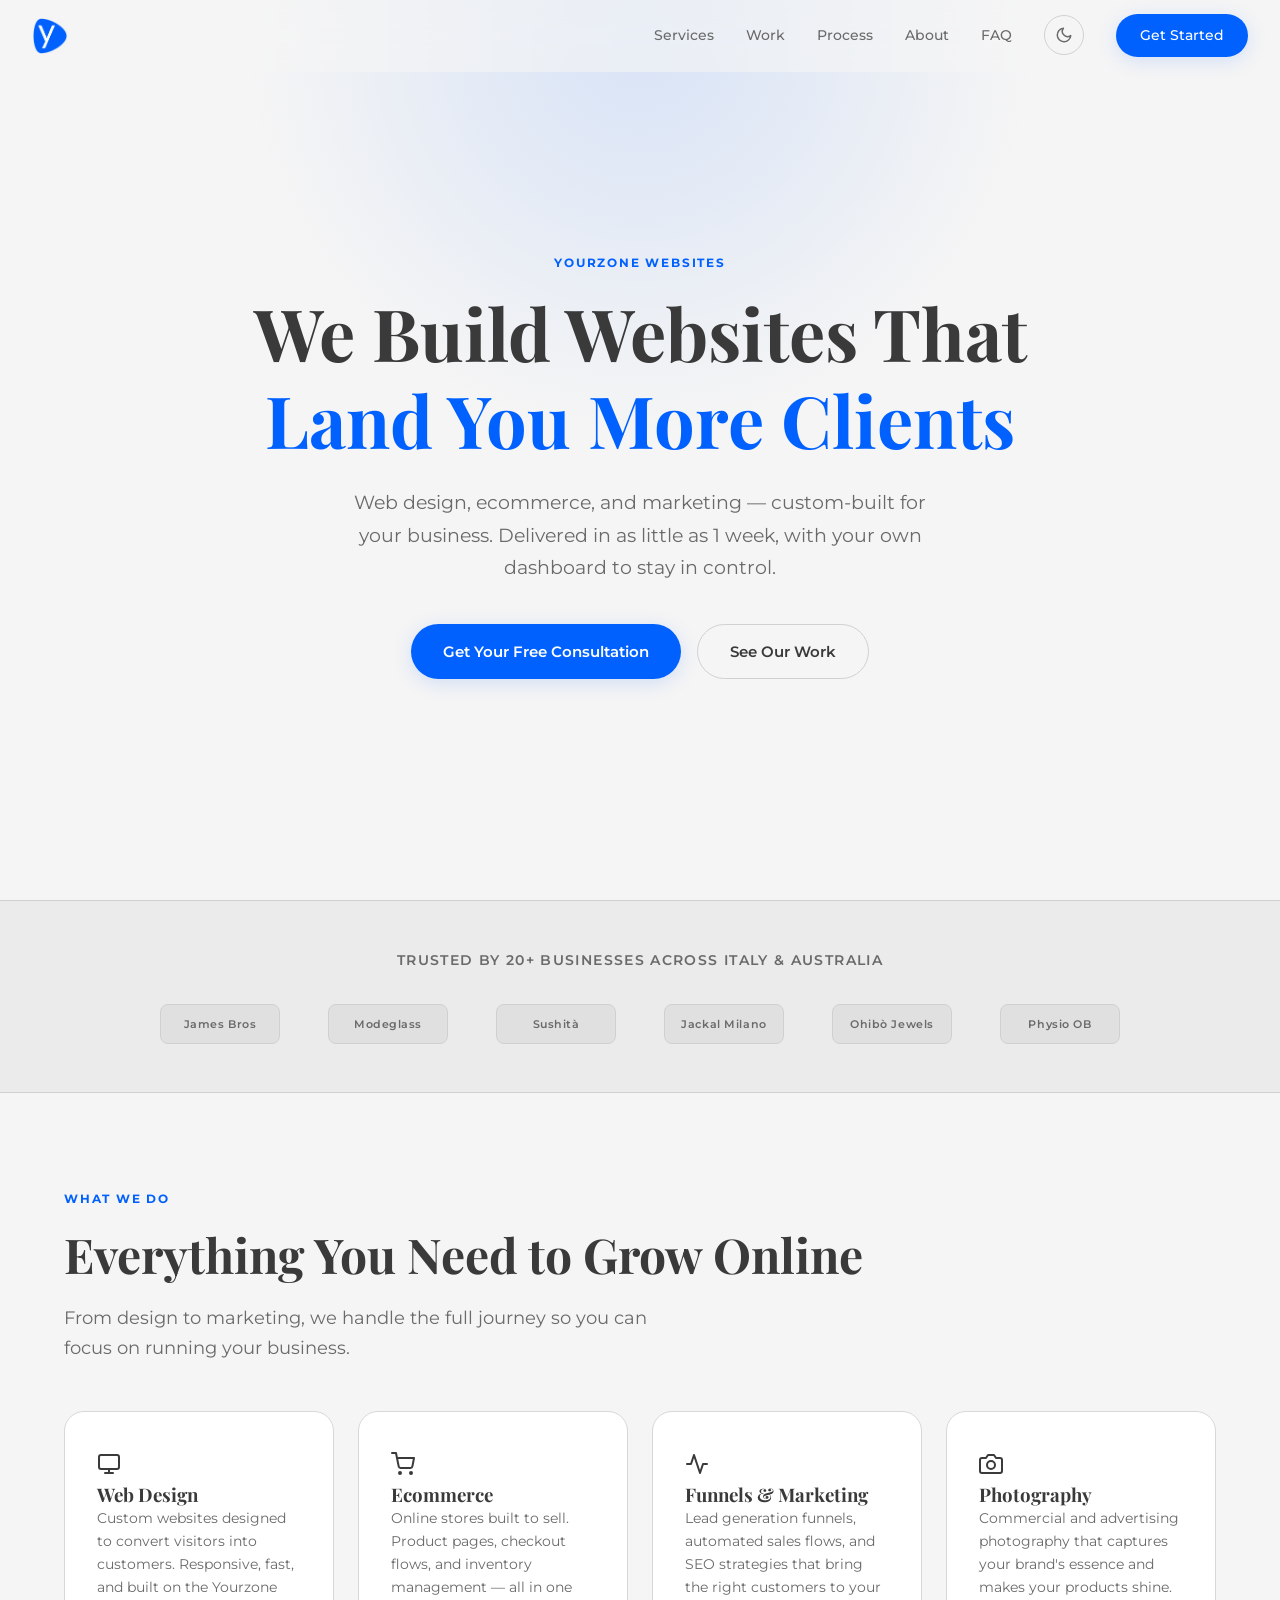
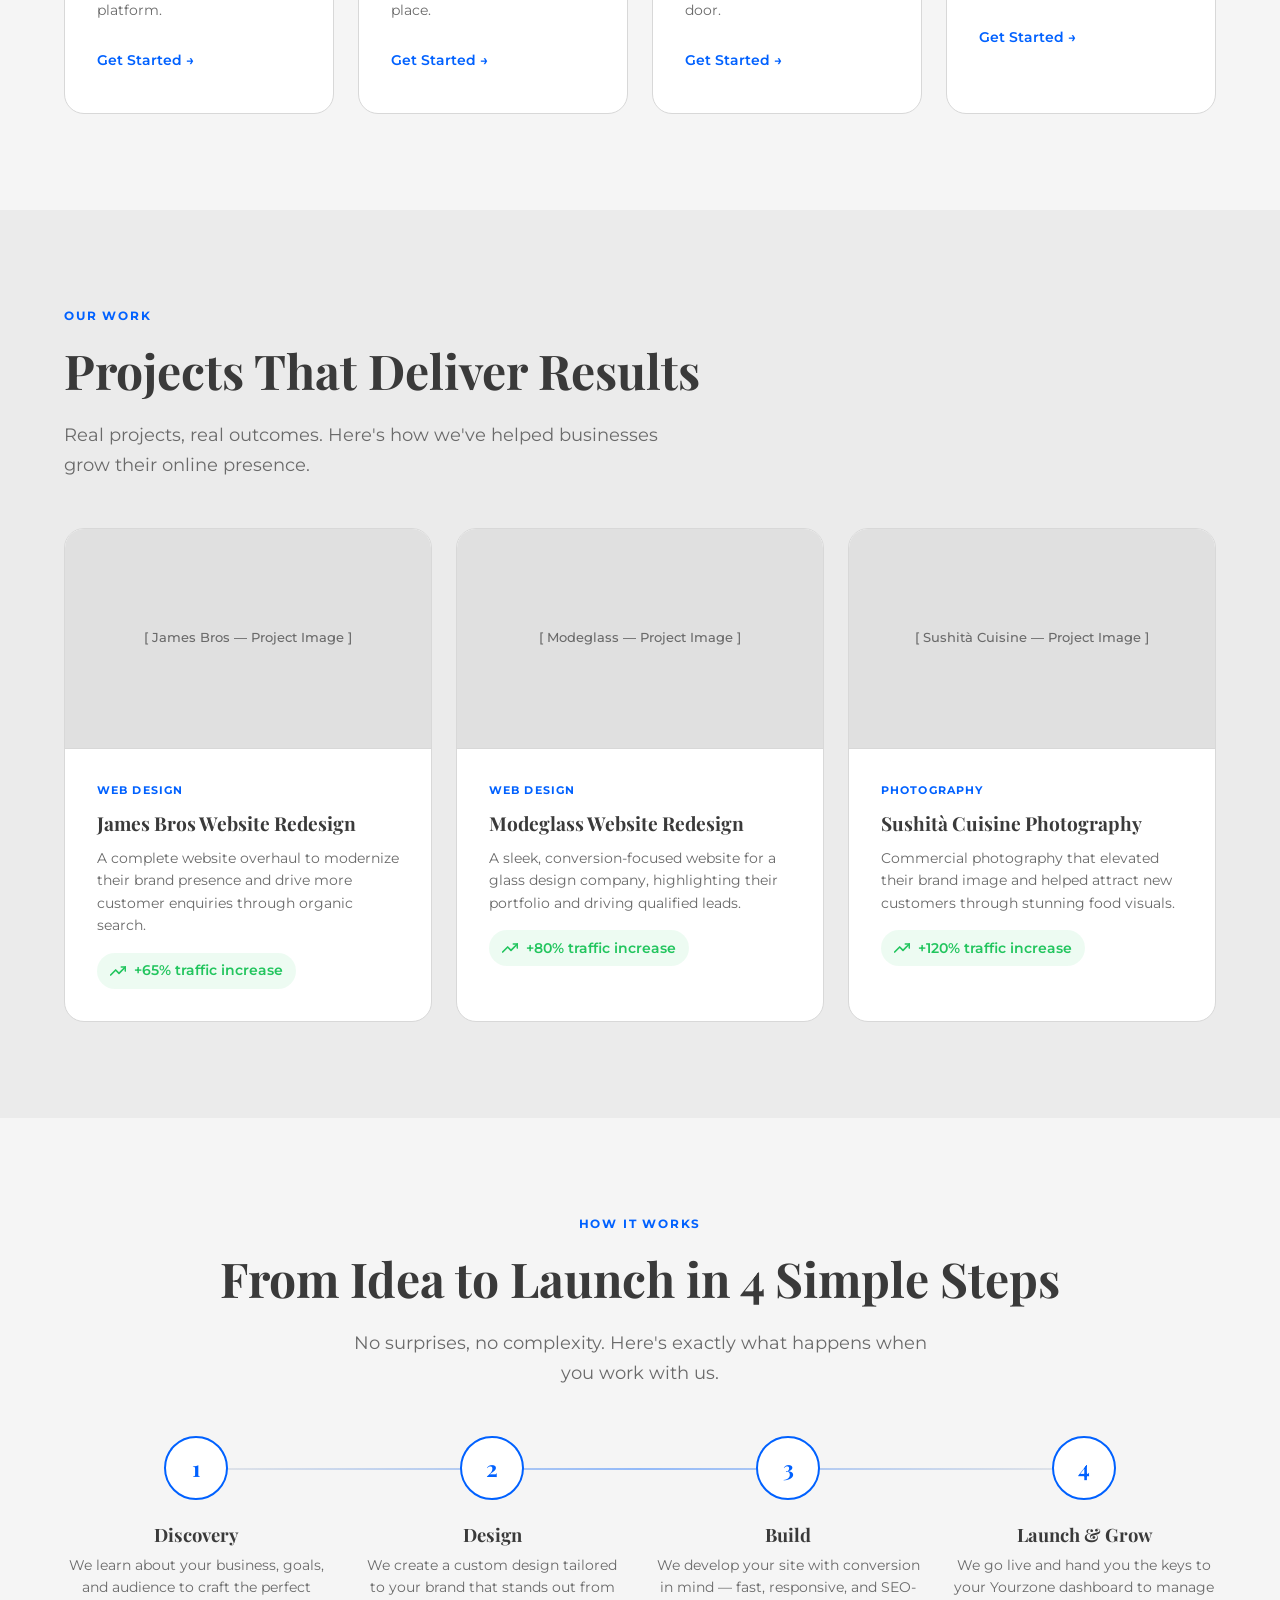
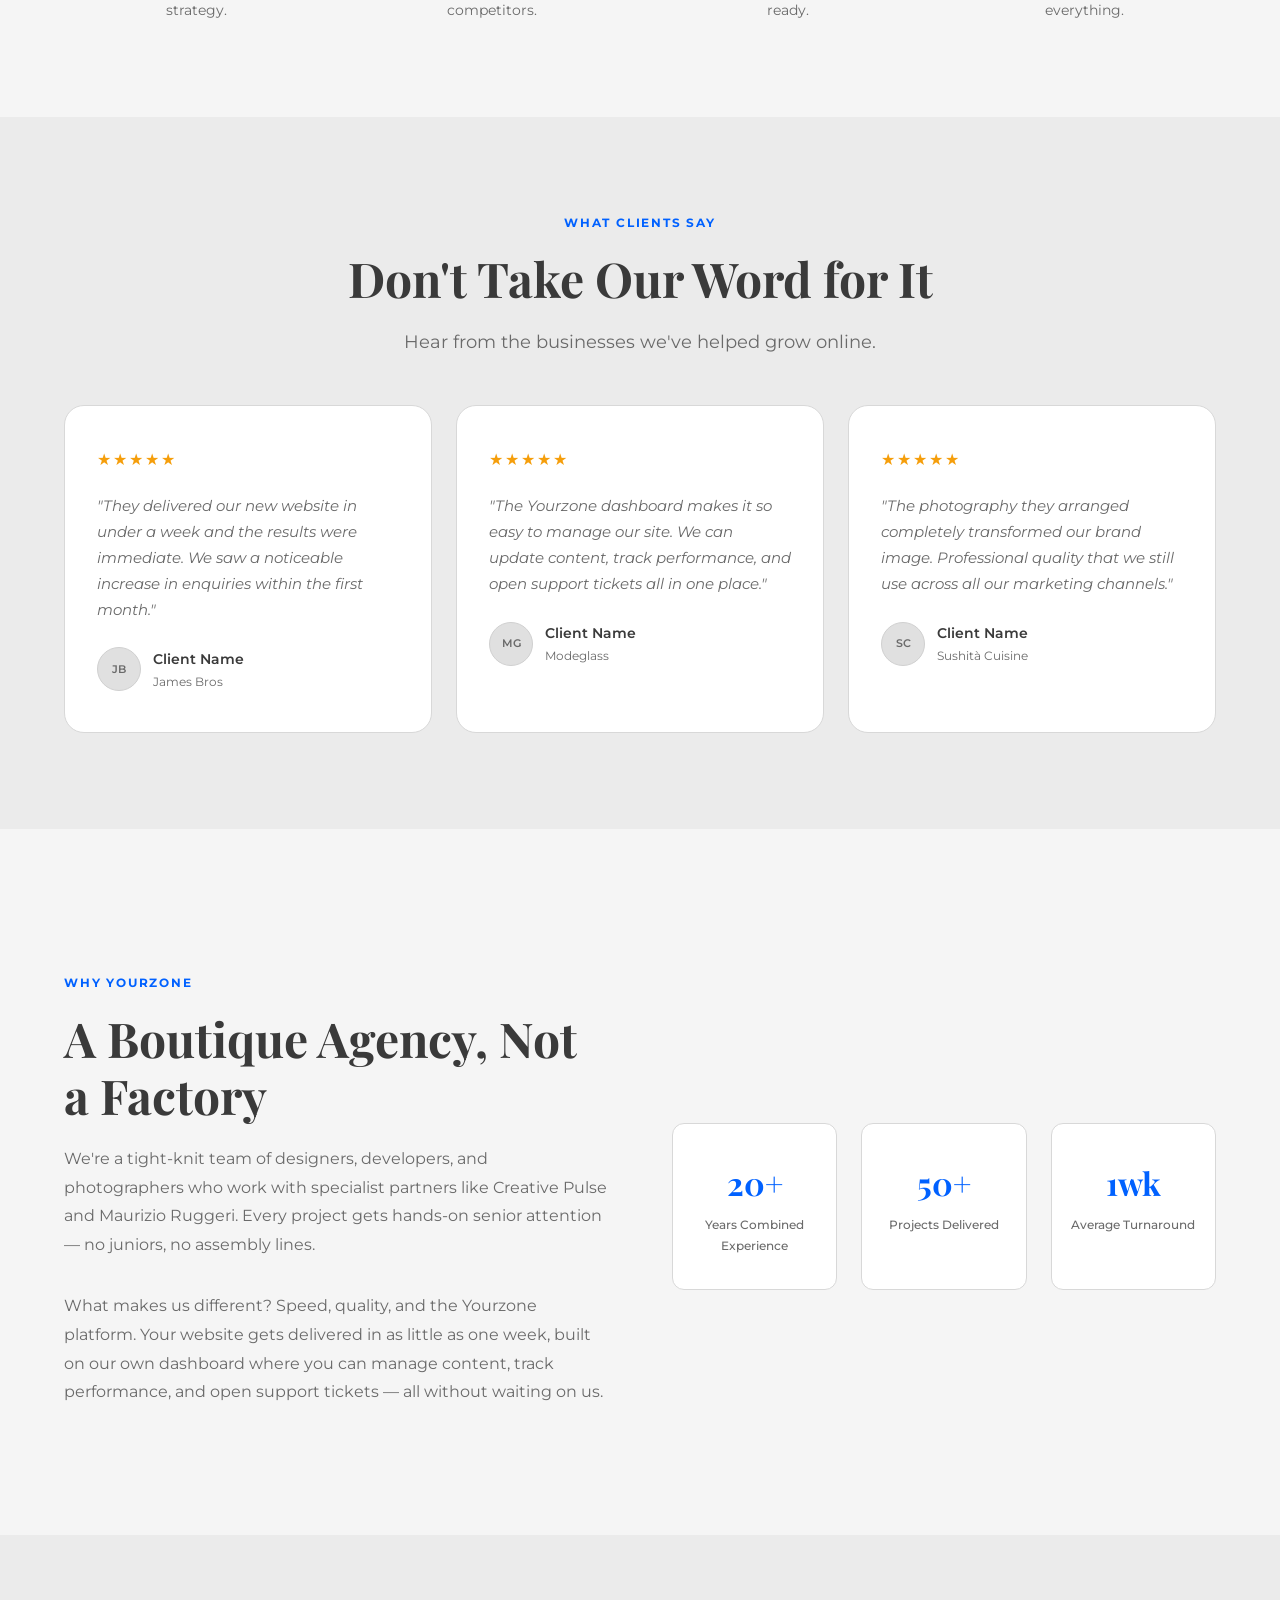
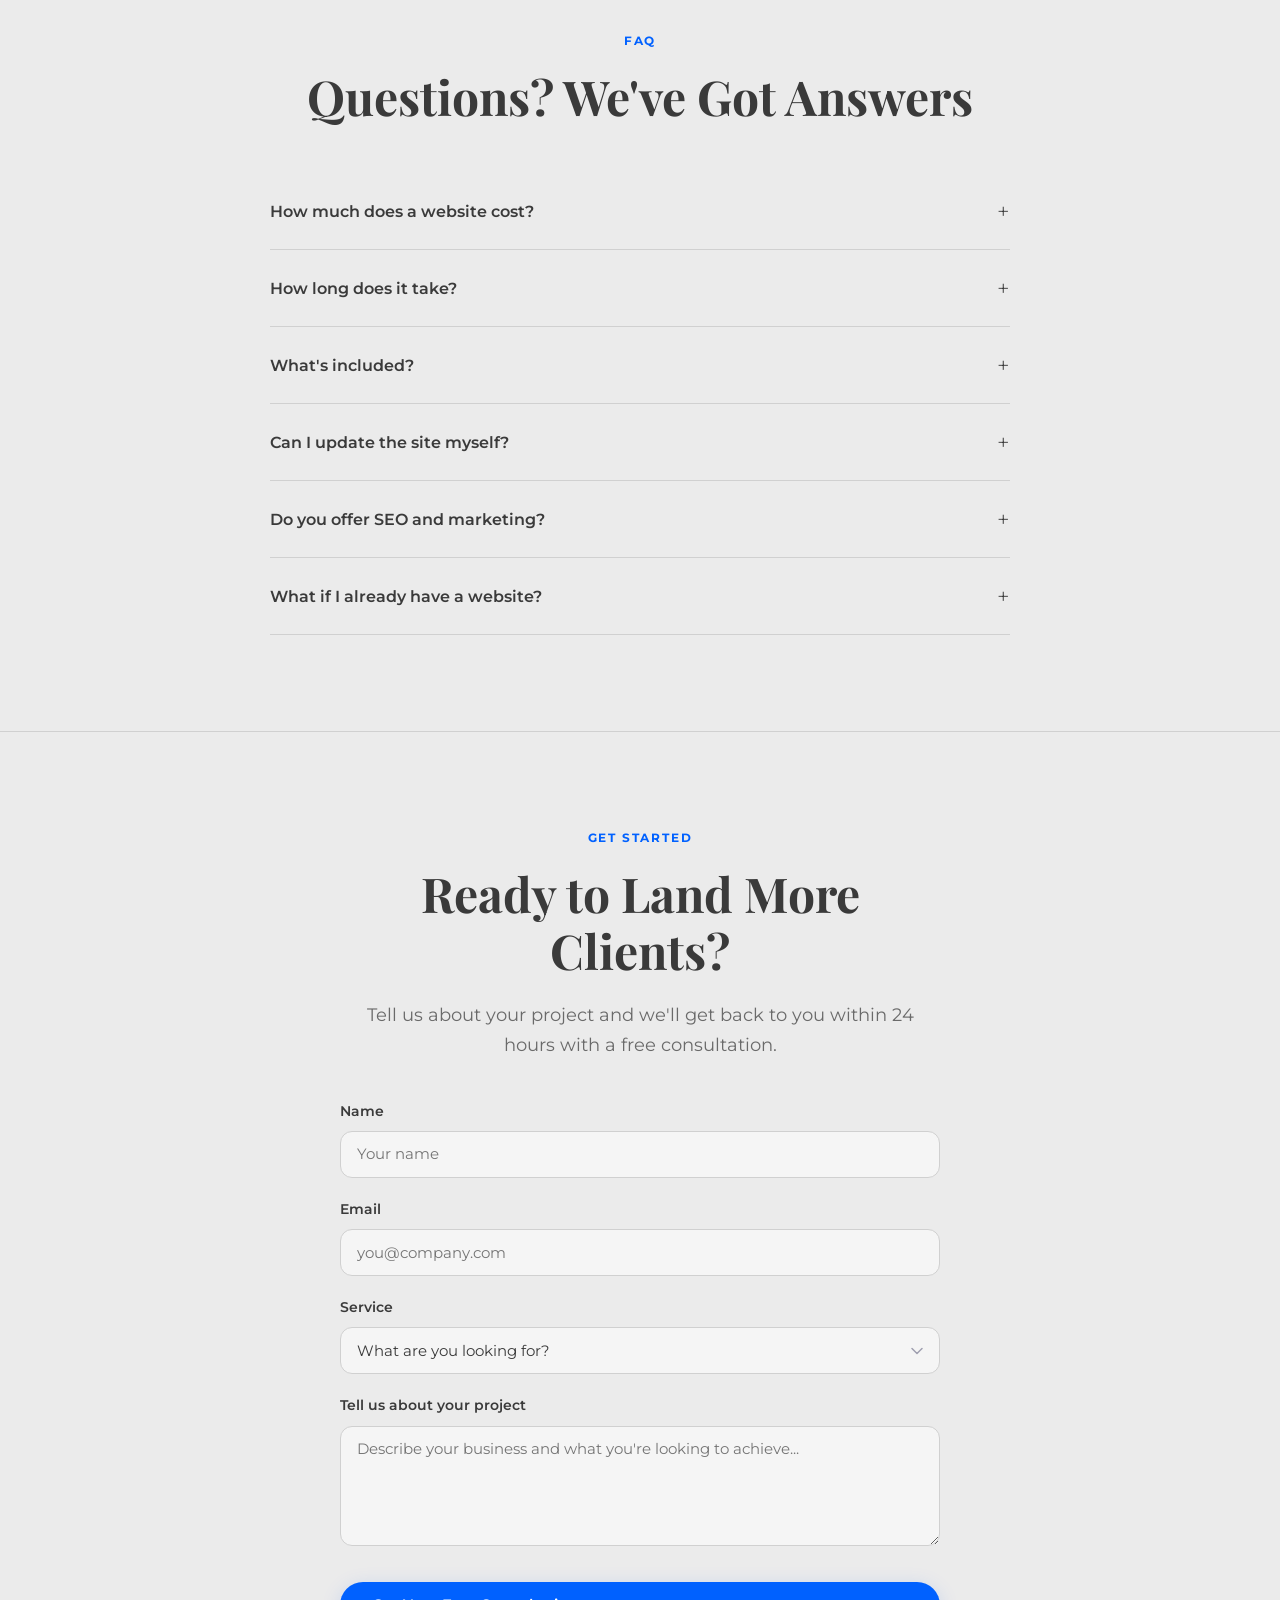
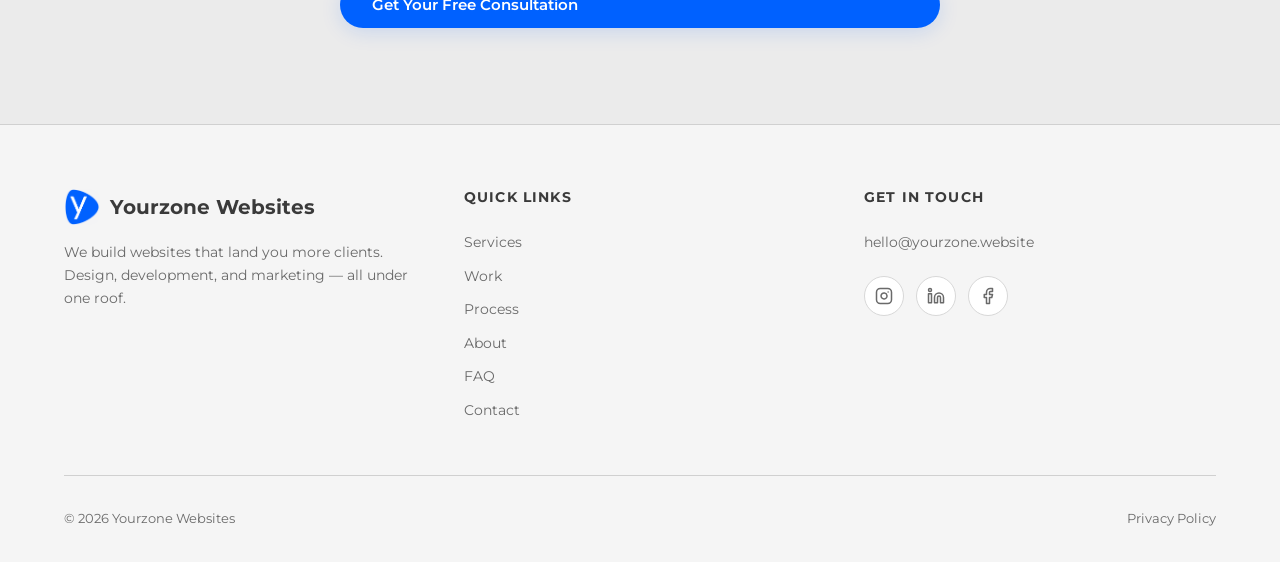
<file: yourzone.html>
<!DOCTYPE html>
<html lang="en">
<head>
  <meta charset="UTF-8" />
  <meta name="viewport" content="width=device-width, initial-scale=1.0" />
  <title>Yourzone Websites — We Build Websites That Land You More Clients</title>
  <meta name="description" content="Creative agency specializing in web design, ecommerce, funnels, and photography. Custom websites delivered in 1 week. Starting at €2,000." />
  <link rel="preconnect" href="https://fonts.googleapis.com" />
  <link rel="preconnect" href="https://fonts.gstatic.com" crossorigin />
  <link href="https://fonts.googleapis.com/css2?family=Montserrat:wght@400;500;600;700&family=Playfair+Display:wght@400;500;600;700&display=swap" rel="stylesheet" />
  <style>
/* ── Reset & Variables ── */
*, *::before, *::after { box-sizing: border-box; margin: 0; padding: 0; }

:root {
  --bg: #08080c;
  --bg2: #0e0e14;
  --bg3: #14141c;
  --border: #1e1e2a;
  --accent: #0061ff;
  --accent-light: #3385ff;
  --accent-dark: #004dcc;
  --accent-rgb: 0, 97, 255;
  --accent-glow: rgba(0, 97, 255, 0.25);
  --text: #f0f0f5;
  --text-secondary: #a0a0b0;
  --card-bg: #111118;
  --card-border: #1c1c28;
  --radius: 12px;
  --radius-lg: 20px;
}

[data-theme="light"] {
  --bg: #F5F5F5;
  --bg2: #ebebeb;
  --bg3: #e0e0e0;
  --border: #d0d0d0;
  --text: #3a3a3a;
  --text-secondary: #6a6a6a;
  --card-bg: #ffffff;
  --card-border: #d8d8d8;
  --accent-glow: rgba(0, 97, 255, 0.15);
}

html { scroll-behavior: smooth; }

body {
  font-family: 'Montserrat', -apple-system, BlinkMacSystemFont, sans-serif;
  background: var(--bg);
  color: var(--text);
  line-height: 1.7;
  -webkit-font-smoothing: antialiased;
}

h1, h2, h3, h4 {
  font-family: 'Playfair Display', Georgia, serif;
  line-height: 1.2;
  font-weight: 700;
}

a { color: inherit; text-decoration: none; }
img { max-width: 100%; display: block; }
ul { list-style: none; }

.container {
  max-width: 1200px;
  margin: 0 auto;
  padding: 0 1.5rem;
}

.section {
  padding: 6rem 0;
}

.section-label {
  font-family: 'Montserrat', sans-serif;
  font-size: 0.75rem;
  font-weight: 700;
  letter-spacing: 0.15em;
  text-transform: uppercase;
  color: var(--accent);
  margin-bottom: 1rem;
}

.section-title {
  font-size: clamp(2rem, 4vw, 3rem);
  margin-bottom: 1.25rem;
}

.section-subtitle {
  font-size: 1.1rem;
  color: var(--text-secondary);
  max-width: 600px;
}

.btn {
  display: inline-flex;
  align-items: center;
  gap: 0.5rem;
  font-family: 'Montserrat', sans-serif;
  font-weight: 600;
  font-size: 0.95rem;
  padding: 0.85rem 2rem;
  border-radius: 50px;
  border: none;
  cursor: pointer;
  transition: all 0.3s ease;
}

.btn-primary {
  background: var(--accent);
  color: #fff;
  box-shadow: 0 4px 20px var(--accent-glow);
}

.btn-primary:hover {
  background: var(--accent-light);
  box-shadow: 0 6px 30px rgba(var(--accent-rgb), 0.4);
  transform: translateY(-2px);
}

.btn-secondary {
  background: transparent;
  color: var(--text);
  border: 1px solid var(--border);
}

.btn-secondary:hover {
  border-color: var(--accent);
  color: var(--accent);
}

/* ── Scroll Animations ── */
.fade-up {
  opacity: 0;
  transform: translateY(30px);
  transition: opacity 0.7s ease, transform 0.7s ease;
}

.fade-up.visible {
  opacity: 1;
  transform: translateY(0);
}

/* ── Nav ── */
.nav {
  position: fixed;
  top: 0;
  left: 0;
  right: 0;
  z-index: 1000;
  padding: 0 2rem;
  height: 72px;
  display: flex;
  align-items: center;
  justify-content: space-between;
  background: rgba(8, 8, 12, 0.6);
  backdrop-filter: blur(20px);
  -webkit-backdrop-filter: blur(20px);
  border-bottom: 1px solid transparent;
  transition: all 0.3s ease;
}

.nav.scrolled {
  background: rgba(8, 8, 12, 0.92);
  border-bottom-color: var(--border);
}

[data-theme="light"] .nav {
  background: rgba(245, 245, 245, 0.6);
}

[data-theme="light"] .nav.scrolled {
  background: rgba(245, 245, 245, 0.92);
}

.nav-logo {
  display: flex;
  align-items: center;
  gap: 0.65rem;
  font-size: 1.25rem;
  font-weight: 700;
}

.nav-logo img {
  width: 36px;
  height: 36px;
  border-radius: 8px;
}

.nav-links {
  display: flex;
  align-items: center;
  gap: 2rem;
}

.nav-links a {
  font-size: 0.9rem;
  font-weight: 500;
  color: var(--text-secondary);
  transition: color 0.3s ease;
}

.nav-links a:hover {
  color: var(--text);
}

.nav-cta {
  font-size: 0.85rem !important;
  padding: 0.6rem 1.5rem !important;
  color: #fff !important;
}

/* ── Theme Toggle ── */
.theme-toggle {
  background: none;
  border: 1px solid var(--border);
  border-radius: 50px;
  width: 40px;
  height: 40px;
  display: flex;
  align-items: center;
  justify-content: center;
  cursor: pointer;
  color: var(--text-secondary);
  transition: all 0.3s ease;
  flex-shrink: 0;
}

.theme-toggle:hover {
  border-color: var(--accent);
  color: var(--accent);
}

.theme-toggle .icon-sun,
.theme-toggle .icon-moon { display: none; }

.theme-toggle .icon-sun { display: block; }
[data-theme="light"] .theme-toggle .icon-sun { display: none; }
[data-theme="light"] .theme-toggle .icon-moon { display: block; }

.nav-hamburger {
  display: none;
  flex-direction: column;
  gap: 5px;
  cursor: pointer;
  background: none;
  border: none;
  padding: 4px;
}

.nav-hamburger span {
  display: block;
  width: 24px;
  height: 2px;
  background: var(--text);
  border-radius: 2px;
  transition: all 0.3s ease;
}

.mobile-menu {
  display: none;
  position: fixed;
  top: 72px;
  left: 0;
  right: 0;
  bottom: 0;
  background: rgba(8, 8, 12, 0.98);
  backdrop-filter: blur(20px);
  z-index: 999;
  flex-direction: column;
  align-items: center;
  justify-content: center;
  gap: 2rem;
}

[data-theme="light"] .mobile-menu {
  background: rgba(245, 245, 245, 0.98);
}

.mobile-menu.open {
  display: flex;
}

.mobile-menu a {
  font-size: 1.2rem;
  font-weight: 500;
  color: var(--text-secondary);
  transition: color 0.3s ease;
}

.mobile-menu a:hover {
  color: var(--text);
}

/* ── Hero ── */
.hero {
  min-height: 100vh;
  display: flex;
  align-items: center;
  justify-content: center;
  text-align: center;
  padding: 8rem 1.5rem 6rem;
  position: relative;
  overflow: hidden;
}

.hero::before {
  content: '';
  position: absolute;
  top: -40%;
  left: 50%;
  transform: translateX(-50%);
  width: 800px;
  height: 800px;
  background: radial-gradient(circle, rgba(var(--accent-rgb), 0.12) 0%, transparent 70%);
  pointer-events: none;
}

.hero-content {
  position: relative;
  max-width: 800px;
}

.hero-content .section-label {
  animation: fadeInUp 0.8s ease forwards;
}

.hero h1 {
  font-size: clamp(2.5rem, 6vw, 4.5rem);
  margin-bottom: 1.5rem;
  animation: fadeInUp 0.8s ease 0.15s forwards;
  opacity: 0;
}

.hero h1 span {
  color: var(--accent);
}

.hero p {
  font-size: clamp(1rem, 2vw, 1.2rem);
  color: var(--text-secondary);
  max-width: 600px;
  margin: 0 auto 2.5rem;
  animation: fadeInUp 0.8s ease 0.3s forwards;
  opacity: 0;
}

.hero-buttons {
  display: flex;
  gap: 1rem;
  justify-content: center;
  flex-wrap: wrap;
  animation: fadeInUp 0.8s ease 0.45s forwards;
  opacity: 0;
}

@keyframes fadeInUp {
  from { opacity: 0; transform: translateY(25px); }
  to { opacity: 1; transform: translateY(0); }
}

/* ── Social Proof Bar ── */
.social-proof {
  padding: 3rem 0;
  border-top: 1px solid var(--border);
  border-bottom: 1px solid var(--border);
  background: var(--bg2);
}

.social-proof-text {
  text-align: center;
  font-size: 0.85rem;
  font-weight: 600;
  color: var(--text-secondary);
  text-transform: uppercase;
  letter-spacing: 0.1em;
  margin-bottom: 2rem;
}

.social-proof-logos {
  display: flex;
  align-items: center;
  justify-content: center;
  gap: 3rem;
  flex-wrap: wrap;
}

.logo-placeholder {
  width: 120px;
  height: 40px;
  border-radius: 8px;
  background: var(--bg3);
  border: 1px solid var(--border);
  display: flex;
  align-items: center;
  justify-content: center;
  font-size: 0.7rem;
  font-weight: 600;
  color: var(--text-secondary);
  letter-spacing: 0.05em;
}

/* ── Services ── */
.services-grid {
  display: grid;
  grid-template-columns: repeat(4, 1fr);
  gap: 1.5rem;
  margin-top: 3rem;
}

.service-card {
  background: var(--card-bg);
  border: 1px solid var(--card-border);
  border-radius: var(--radius-lg);
  padding: 2.5rem 2rem;
  transition: all 0.3s ease;
}

.service-card:hover {
  border-color: var(--accent);
  transform: translateY(-4px);
  box-shadow: 0 12px 40px rgba(0, 0, 0, 0.3);
}

[data-theme="light"] .service-card:hover,
[data-theme="light"] .case-card:hover {
  box-shadow: 0 12px 40px rgba(0, 0, 0, 0.08);
}
  background: rgba(var(--accent-rgb), 0.1);
  display: flex;
  align-items: center;
  justify-content: center;
  margin-bottom: 1.5rem;
  color: var(--accent);
}

.service-card h3 {
  font-size: 1.25rem;
  margin-bottom: 0.75rem;
}

.service-card p {
  font-size: 0.9rem;
  color: var(--text-secondary);
  margin-bottom: 1.5rem;
  line-height: 1.6;
}

.service-link {
  font-size: 0.85rem;
  font-weight: 600;
  color: var(--accent);
  display: inline-flex;
  align-items: center;
  gap: 0.4rem;
  transition: gap 0.3s ease;
}

.service-link:hover {
  gap: 0.7rem;
}

/* ── Case Studies ── */
.cases-grid {
  display: grid;
  grid-template-columns: repeat(3, 1fr);
  gap: 1.5rem;
  margin-top: 3rem;
}

.case-card {
  background: var(--card-bg);
  border: 1px solid var(--card-border);
  border-radius: var(--radius-lg);
  overflow: hidden;
  transition: all 0.3s ease;
}

.case-card:hover {
  border-color: var(--accent);
  transform: translateY(-4px);
  box-shadow: 0 12px 40px rgba(0, 0, 0, 0.3);
}

.case-image {
  width: 100%;
  height: 220px;
  background: var(--bg3);
  display: flex;
  align-items: center;
  justify-content: center;
  font-size: 0.8rem;
  color: var(--text-secondary);
  font-weight: 500;
  border-bottom: 1px solid var(--card-border);
  overflow: hidden;
}

.case-body {
  padding: 2rem;
}

.case-tag {
  font-size: 0.7rem;
  font-weight: 700;
  text-transform: uppercase;
  letter-spacing: 0.1em;
  color: var(--accent);
  margin-bottom: 0.75rem;
}

.case-card h3 {
  font-size: 1.2rem;
  margin-bottom: 0.75rem;
}

.case-card .case-desc {
  font-size: 0.88rem;
  color: var(--text-secondary);
  margin-bottom: 1rem;
  line-height: 1.6;
}

.case-result {
  display: inline-flex;
  align-items: center;
  gap: 0.5rem;
  font-size: 0.85rem;
  font-weight: 600;
  color: #22c55e;
  background: rgba(34, 197, 94, 0.08);
  padding: 0.4rem 0.8rem;
  border-radius: 50px;
}

/* ── Process ── */
.process-steps {
  display: grid;
  grid-template-columns: repeat(4, 1fr);
  gap: 2rem;
  margin-top: 3rem;
  position: relative;
}

.process-steps::before {
  content: '';
  position: absolute;
  top: 32px;
  left: 10%;
  right: 10%;
  height: 2px;
  background: linear-gradient(90deg, var(--border), var(--accent), var(--border));
  opacity: 0.4;
}

.process-step {
  text-align: center;
  position: relative;
}

.step-number {
  width: 64px;
  height: 64px;
  border-radius: 50%;
  background: var(--card-bg);
  border: 2px solid var(--accent);
  display: flex;
  align-items: center;
  justify-content: center;
  margin: 0 auto 1.5rem;
  font-family: 'Playfair Display', serif;
  font-size: 1.4rem;
  font-weight: 700;
  color: var(--accent);
  position: relative;
  z-index: 1;
}

.process-step h3 {
  font-size: 1.15rem;
  margin-bottom: 0.5rem;
}

.process-step p {
  font-size: 0.88rem;
  color: var(--text-secondary);
  line-height: 1.6;
}

/* ── Testimonials ── */
.testimonials-grid {
  display: grid;
  grid-template-columns: repeat(3, 1fr);
  gap: 1.5rem;
  margin-top: 3rem;
}

.testimonial-card {
  background: var(--card-bg);
  border: 1px solid var(--card-border);
  border-radius: var(--radius-lg);
  padding: 2.5rem 2rem;
}

.testimonial-stars {
  color: #f59e0b;
  font-size: 1rem;
  margin-bottom: 1.25rem;
  letter-spacing: 2px;
}

.testimonial-card blockquote {
  font-size: 0.95rem;
  color: var(--text-secondary);
  line-height: 1.7;
  margin-bottom: 1.5rem;
  font-style: italic;
}

.testimonial-author {
  display: flex;
  align-items: center;
  gap: 0.75rem;
}

.testimonial-avatar {
  width: 44px;
  height: 44px;
  border-radius: 50%;
  background: var(--bg3);
  border: 1px solid var(--border);
  display: flex;
  align-items: center;
  justify-content: center;
  font-size: 0.7rem;
  color: var(--text-secondary);
  font-weight: 600;
}

.testimonial-name {
  font-weight: 600;
  font-size: 0.9rem;
}

.testimonial-role {
  font-size: 0.78rem;
  color: var(--text-secondary);
}

/* ── About ── */
.about-content {
  display: grid;
  grid-template-columns: 1fr 1fr;
  gap: 4rem;
  align-items: center;
  margin-top: 3rem;
}

.about-text p {
  font-size: 1rem;
  color: var(--text-secondary);
  margin-bottom: 2rem;
  line-height: 1.8;
}

.about-stats {
  display: grid;
  grid-template-columns: repeat(3, 1fr);
  gap: 1.5rem;
}

.stat-item {
  text-align: center;
  padding: 2rem 1rem;
  background: var(--card-bg);
  border: 1px solid var(--card-border);
  border-radius: var(--radius);
}

.stat-number {
  font-family: 'Playfair Display', serif;
  font-size: 2rem;
  font-weight: 700;
  color: var(--accent);
  margin-bottom: 0.25rem;
}

.stat-label {
  font-size: 0.78rem;
  color: var(--text-secondary);
  font-weight: 500;
}

/* ── FAQ ── */
.faq-list {
  max-width: 740px;
  margin: 3rem auto 0;
}

.faq-item {
  border-bottom: 1px solid var(--border);
}

.faq-question {
  width: 100%;
  background: none;
  border: none;
  padding: 1.5rem 0;
  display: flex;
  align-items: center;
  justify-content: space-between;
  cursor: pointer;
  font-family: 'Montserrat', sans-serif;
  font-size: 1rem;
  font-weight: 600;
  color: var(--text);
  text-align: left;
  transition: color 0.3s ease;
}

.faq-question:hover {
  color: var(--accent);
}

.faq-icon {
  font-size: 1.4rem;
  font-weight: 300;
  transition: transform 0.3s ease;
  flex-shrink: 0;
  margin-left: 1rem;
}

.faq-item.open .faq-icon {
  transform: rotate(45deg);
}

.faq-answer {
  max-height: 0;
  overflow: hidden;
  transition: max-height 0.4s ease, padding 0.4s ease;
}

.faq-item.open .faq-answer {
  max-height: 300px;
}

.faq-answer p {
  padding: 0 0 1.5rem;
  font-size: 0.92rem;
  color: var(--text-secondary);
  line-height: 1.7;
}

/* ── Contact ── */
.contact-section {
  background: var(--bg2);
  border-top: 1px solid var(--border);
}

.contact-inner {
  max-width: 600px;
  margin: 0 auto;
  text-align: center;
}

.contact-form {
  margin-top: 2.5rem;
  text-align: left;
}

.form-group {
  margin-bottom: 1.25rem;
}

.form-group label {
  display: block;
  font-size: 0.85rem;
  font-weight: 600;
  margin-bottom: 0.5rem;
  color: var(--text);
}

.form-group input,
.form-group select,
.form-group textarea {
  width: 100%;
  padding: 0.85rem 1rem;
  background: var(--bg);
  border: 1px solid var(--border);
  border-radius: var(--radius);
  color: var(--text);
  font-family: 'Montserrat', sans-serif;
  font-size: 0.92rem;
  transition: border-color 0.3s ease;
  outline: none;
}

.form-group input:focus,
.form-group select:focus,
.form-group textarea:focus {
  border-color: var(--accent);
  box-shadow: 0 0 0 3px var(--accent-glow);
}

.form-group textarea {
  min-height: 120px;
  resize: vertical;
}

.form-group select {
  appearance: none;
  background-image: url("data:image/svg+xml,%3Csvg xmlns='http://www.w3.org/2000/svg' width='12' height='8' fill='none'%3E%3Cpath d='M1 1.5l5 5 5-5' stroke='%23a0a0b0' stroke-width='1.5' stroke-linecap='round' stroke-linejoin='round'/%3E%3C/svg%3E");
  background-repeat: no-repeat;
  background-position: right 1rem center;
  padding-right: 2.5rem;
}

.form-submit {
  width: 100%;
  margin-top: 0.5rem;
}

/* ── Footer ── */
.footer {
  padding: 4rem 0 2rem;
  border-top: 1px solid var(--border);
}

.footer-grid {
  display: grid;
  grid-template-columns: 1fr 1fr 1fr;
  gap: 3rem;
  margin-bottom: 3rem;
}

.footer-brand p {
  font-size: 0.9rem;
  color: var(--text-secondary);
  margin-top: 1rem;
  line-height: 1.6;
}

.footer h4 {
  font-size: 0.9rem;
  font-family: 'Montserrat', sans-serif;
  font-weight: 700;
  margin-bottom: 1.25rem;
  text-transform: uppercase;
  letter-spacing: 0.08em;
}

.footer-links a {
  display: block;
  font-size: 0.88rem;
  color: var(--text-secondary);
  padding: 0.3rem 0;
  transition: color 0.3s ease;
}

.footer-links a:hover {
  color: var(--accent);
}

.footer-social {
  display: flex;
  gap: 0.75rem;
  margin-top: 1rem;
}

.footer-social a {
  width: 40px;
  height: 40px;
  border-radius: 50%;
  background: var(--card-bg);
  border: 1px solid var(--card-border);
  display: flex;
  align-items: center;
  justify-content: center;
  color: var(--text-secondary);
  transition: all 0.3s ease;
}

.footer-social a:hover {
  border-color: var(--accent);
  color: var(--accent);
}

.footer-bottom {
  display: flex;
  align-items: center;
  justify-content: space-between;
  padding-top: 2rem;
  border-top: 1px solid var(--border);
  font-size: 0.8rem;
  color: var(--text-secondary);
}

.footer-bottom a {
  color: var(--text-secondary);
  transition: color 0.3s ease;
}

.footer-bottom a:hover {
  color: var(--accent);
}

/* ── Responsive ── */
@media (max-width: 1024px) {
  .services-grid { grid-template-columns: repeat(2, 1fr); }
  .process-steps { grid-template-columns: repeat(2, 1fr); }
  .process-steps::before { display: none; }
  .about-content { grid-template-columns: 1fr; gap: 2rem; }
}

@media (max-width: 768px) {
  .nav-links { display: none; }
  .nav-hamburger { display: flex; }
  .section { padding: 4rem 0; }
  .hero { padding: 7rem 1.5rem 4rem; min-height: auto; }
  .hero h1 { font-size: clamp(2rem, 8vw, 3rem); }
  .services-grid { grid-template-columns: 1fr; }
  .cases-grid { grid-template-columns: 1fr; }
  .testimonials-grid { grid-template-columns: 1fr; }
  .process-steps { grid-template-columns: 1fr; gap: 1.5rem; }
  .about-stats { grid-template-columns: repeat(3, 1fr); }
  .footer-grid { grid-template-columns: 1fr; gap: 2rem; }
  .footer-bottom { flex-direction: column; gap: 0.5rem; text-align: center; }
  .social-proof-logos { gap: 1.5rem; }
  .logo-placeholder { width: 100px; height: 36px; font-size: 0.6rem; }
}
  </style>
</head>
<body>

<!-- ── Nav ── -->
<nav class="nav" id="nav">
  <a href="#" class="nav-logo">
    <img src="logo.png" alt="Yourzone" />
  </a>
  <div class="nav-links">
    <a href="#services">Services</a>
    <a href="#work">Work</a>
    <a href="#process">Process</a>
    <a href="#about">About</a>
    <a href="#faq">FAQ</a>
    <button class="theme-toggle" id="themeToggle" aria-label="Toggle theme">
      <svg class="icon-sun" width="18" height="18" viewBox="0 0 24 24" fill="none" stroke="currentColor" stroke-width="2" stroke-linecap="round" stroke-linejoin="round"><circle cx="12" cy="12" r="5"/><line x1="12" y1="1" x2="12" y2="3"/><line x1="12" y1="21" x2="12" y2="23"/><line x1="4.22" y1="4.22" x2="5.64" y2="5.64"/><line x1="18.36" y1="18.36" x2="19.78" y2="19.78"/><line x1="1" y1="12" x2="3" y2="12"/><line x1="21" y1="12" x2="23" y2="12"/><line x1="4.22" y1="19.78" x2="5.64" y2="18.36"/><line x1="18.36" y1="5.64" x2="19.78" y2="4.22"/></svg>
      <svg class="icon-moon" width="18" height="18" viewBox="0 0 24 24" fill="none" stroke="currentColor" stroke-width="2" stroke-linecap="round" stroke-linejoin="round"><path d="M21 12.79A9 9 0 1111.21 3 7 7 0 0021 12.79z"/></svg>
    </button>
    <a href="#contact" class="btn btn-primary nav-cta">Get Started</a>
  </div>
  <button class="nav-hamburger" id="hamburger" aria-label="Open menu">
    <span></span>
    <span></span>
    <span></span>
  </button>
</nav>

<!-- ── Mobile Menu ── -->
<div class="mobile-menu" id="mobileMenu">
  <a href="#services" class="mobile-link">Services</a>
  <a href="#work" class="mobile-link">Work</a>
  <a href="#process" class="mobile-link">Process</a>
  <a href="#about" class="mobile-link">About</a>
  <a href="#faq" class="mobile-link">FAQ</a>
  <button class="theme-toggle" id="themeToggleMobile" aria-label="Toggle theme">
    <svg class="icon-sun" width="18" height="18" viewBox="0 0 24 24" fill="none" stroke="currentColor" stroke-width="2" stroke-linecap="round" stroke-linejoin="round"><circle cx="12" cy="12" r="5"/><line x1="12" y1="1" x2="12" y2="3"/><line x1="12" y1="21" x2="12" y2="23"/><line x1="4.22" y1="4.22" x2="5.64" y2="5.64"/><line x1="18.36" y1="18.36" x2="19.78" y2="19.78"/><line x1="1" y1="12" x2="3" y2="12"/><line x1="21" y1="12" x2="23" y2="12"/><line x1="4.22" y1="19.78" x2="5.64" y2="18.36"/><line x1="18.36" y1="5.64" x2="19.78" y2="4.22"/></svg>
    <svg class="icon-moon" width="18" height="18" viewBox="0 0 24 24" fill="none" stroke="currentColor" stroke-width="2" stroke-linecap="round" stroke-linejoin="round"><path d="M21 12.79A9 9 0 1111.21 3 7 7 0 0021 12.79z"/></svg>
  </button>
  <a href="#contact" class="btn btn-primary">Get Started</a>
</div>

<!-- ── Hero ── -->
<section class="hero">
  <div class="hero-content">
    <div class="section-label">Yourzone Websites</div>
    <h1>We Build Websites That <span>Land You More Clients</span></h1>
    <p>Web design, ecommerce, and marketing — custom-built for your business. Delivered in as little as 1 week, with your own dashboard to stay in control.</p>
    <div class="hero-buttons">
      <a href="#contact" class="btn btn-primary">Get Your Free Consultation</a>
      <a href="#work" class="btn btn-secondary">See Our Work</a>
    </div>
  </div>
</section>

<!-- ── Social Proof ── -->
<section class="social-proof fade-up">
  <div class="container">
    <div class="social-proof-text">Trusted by 20+ businesses across Italy & Australia</div>
    <div class="social-proof-logos">
      <div class="logo-placeholder">James Bros</div>
      <div class="logo-placeholder">Modeglass</div>
      <div class="logo-placeholder">Sushità</div>
      <div class="logo-placeholder">Jackal Milano</div>
      <div class="logo-placeholder">Ohibò Jewels</div>
      <div class="logo-placeholder">Physio OB</div>
    </div>
  </div>
</section>

<!-- ── Services ── -->
<section class="section" id="services">
  <div class="container">
    <div class="fade-up">
      <div class="section-label">What We Do</div>
      <h2 class="section-title">Everything You Need to Grow Online</h2>
      <p class="section-subtitle">From design to marketing, we handle the full journey so you can focus on running your business.</p>
    </div>
    <div class="services-grid">
      <div class="service-card fade-up">
        <div class="service-icon">
          <svg width="24" height="24" viewBox="0 0 24 24" fill="none" stroke="currentColor" stroke-width="2" stroke-linecap="round" stroke-linejoin="round"><rect x="2" y="3" width="20" height="14" rx="2"/><line x1="8" y1="21" x2="16" y2="21"/><line x1="12" y1="17" x2="12" y2="21"/></svg>
        </div>
        <h3>Web Design</h3>
        <p>Custom websites designed to convert visitors into customers. Responsive, fast, and built on the Yourzone platform.</p>
        <a href="#contact" class="service-link">Get Started →</a>
      </div>
      <div class="service-card fade-up">
        <div class="service-icon">
          <svg width="24" height="24" viewBox="0 0 24 24" fill="none" stroke="currentColor" stroke-width="2" stroke-linecap="round" stroke-linejoin="round"><circle cx="9" cy="21" r="1"/><circle cx="20" cy="21" r="1"/><path d="M1 1h4l2.68 13.39a2 2 0 002 1.61h9.72a2 2 0 002-1.61L23 6H6"/></svg>
        </div>
        <h3>Ecommerce</h3>
        <p>Online stores built to sell. Product pages, checkout flows, and inventory management — all in one place.</p>
        <a href="#contact" class="service-link">Get Started →</a>
      </div>
      <div class="service-card fade-up">
        <div class="service-icon">
          <svg width="24" height="24" viewBox="0 0 24 24" fill="none" stroke="currentColor" stroke-width="2" stroke-linecap="round" stroke-linejoin="round"><path d="M22 12h-4l-3 9L9 3l-3 9H2"/></svg>
        </div>
        <h3>Funnels & Marketing</h3>
        <p>Lead generation funnels, automated sales flows, and SEO strategies that bring the right customers to your door.</p>
        <a href="#contact" class="service-link">Get Started →</a>
      </div>
      <div class="service-card fade-up">
        <div class="service-icon">
          <svg width="24" height="24" viewBox="0 0 24 24" fill="none" stroke="currentColor" stroke-width="2" stroke-linecap="round" stroke-linejoin="round"><path d="M23 19a2 2 0 01-2 2H3a2 2 0 01-2-2V8a2 2 0 012-2h4l2-3h6l2 3h4a2 2 0 012 2z"/><circle cx="12" cy="13" r="4"/></svg>
        </div>
        <h3>Photography</h3>
        <p>Commercial and advertising photography that captures your brand's essence and makes your products shine.</p>
        <a href="#contact" class="service-link">Get Started →</a>
      </div>
    </div>
  </div>
</section>

<!-- ── Case Studies ── -->
<section class="section" id="work" style="background: var(--bg2);">
  <div class="container">
    <div class="fade-up">
      <div class="section-label">Our Work</div>
      <h2 class="section-title">Projects That Deliver Results</h2>
      <p class="section-subtitle">Real projects, real outcomes. Here's how we've helped businesses grow their online presence.</p>
    </div>
    <div class="cases-grid">
      <div class="case-card fade-up">
        <div class="case-image">[ James Bros — Project Image ]</div>
        <div class="case-body">
          <div class="case-tag">Web Design</div>
          <h3>James Bros Website Redesign</h3>
          <p class="case-desc">A complete website overhaul to modernize their brand presence and drive more customer enquiries through organic search.</p>
          <div class="case-result">
            <svg width="16" height="16" viewBox="0 0 24 24" fill="none" stroke="currentColor" stroke-width="2.5" stroke-linecap="round" stroke-linejoin="round"><polyline points="23 6 13.5 15.5 8.5 10.5 1 18"/><polyline points="17 6 23 6 23 12"/></svg>
            +65% traffic increase
          </div>
        </div>
      </div>
      <div class="case-card fade-up">
        <div class="case-image">[ Modeglass — Project Image ]</div>
        <div class="case-body">
          <div class="case-tag">Web Design</div>
          <h3>Modeglass Website Redesign</h3>
          <p class="case-desc">A sleek, conversion-focused website for a glass design company, highlighting their portfolio and driving qualified leads.</p>
          <div class="case-result">
            <svg width="16" height="16" viewBox="0 0 24 24" fill="none" stroke="currentColor" stroke-width="2.5" stroke-linecap="round" stroke-linejoin="round"><polyline points="23 6 13.5 15.5 8.5 10.5 1 18"/><polyline points="17 6 23 6 23 12"/></svg>
            +80% traffic increase
          </div>
        </div>
      </div>
      <div class="case-card fade-up">
        <div class="case-image">[ Sushità Cuisine — Project Image ]</div>
        <div class="case-body">
          <div class="case-tag">Photography</div>
          <h3>Sushità Cuisine Photography</h3>
          <p class="case-desc">Commercial photography that elevated their brand image and helped attract new customers through stunning food visuals.</p>
          <div class="case-result">
            <svg width="16" height="16" viewBox="0 0 24 24" fill="none" stroke="currentColor" stroke-width="2.5" stroke-linecap="round" stroke-linejoin="round"><polyline points="23 6 13.5 15.5 8.5 10.5 1 18"/><polyline points="17 6 23 6 23 12"/></svg>
            +120% traffic increase
          </div>
        </div>
      </div>
    </div>
  </div>
</section>

<!-- ── Process ── -->
<section class="section" id="process">
  <div class="container">
    <div class="fade-up" style="text-align: center;">
      <div class="section-label">How It Works</div>
      <h2 class="section-title">From Idea to Launch in 4 Simple Steps</h2>
      <p class="section-subtitle" style="margin: 0 auto;">No surprises, no complexity. Here's exactly what happens when you work with us.</p>
    </div>
    <div class="process-steps">
      <div class="process-step fade-up">
        <div class="step-number">1</div>
        <h3>Discovery</h3>
        <p>We learn about your business, goals, and audience to craft the perfect strategy.</p>
      </div>
      <div class="process-step fade-up">
        <div class="step-number">2</div>
        <h3>Design</h3>
        <p>We create a custom design tailored to your brand that stands out from competitors.</p>
      </div>
      <div class="process-step fade-up">
        <div class="step-number">3</div>
        <h3>Build</h3>
        <p>We develop your site with conversion in mind — fast, responsive, and SEO-ready.</p>
      </div>
      <div class="process-step fade-up">
        <div class="step-number">4</div>
        <h3>Launch & Grow</h3>
        <p>We go live and hand you the keys to your Yourzone dashboard to manage everything.</p>
      </div>
    </div>
  </div>
</section>

<!-- ── Testimonials ── -->
<section class="section" style="background: var(--bg2);">
  <div class="container">
    <div class="fade-up" style="text-align: center;">
      <div class="section-label">What Clients Say</div>
      <h2 class="section-title">Don't Take Our Word for It</h2>
      <p class="section-subtitle" style="margin: 0 auto;">Hear from the businesses we've helped grow online.</p>
    </div>
    <div class="testimonials-grid">
      <div class="testimonial-card fade-up">
        <div class="testimonial-stars">★★★★★</div>
        <blockquote>"They delivered our new website in under a week and the results were immediate. We saw a noticeable increase in enquiries within the first month."</blockquote>
        <div class="testimonial-author">
          <div class="testimonial-avatar">JB</div>
          <div>
            <div class="testimonial-name">Client Name</div>
            <div class="testimonial-role">James Bros</div>
          </div>
        </div>
      </div>
      <div class="testimonial-card fade-up">
        <div class="testimonial-stars">★★★★★</div>
        <blockquote>"The Yourzone dashboard makes it so easy to manage our site. We can update content, track performance, and open support tickets all in one place."</blockquote>
        <div class="testimonial-author">
          <div class="testimonial-avatar">MG</div>
          <div>
            <div class="testimonial-name">Client Name</div>
            <div class="testimonial-role">Modeglass</div>
          </div>
        </div>
      </div>
      <div class="testimonial-card fade-up">
        <div class="testimonial-stars">★★★★★</div>
        <blockquote>"The photography they arranged completely transformed our brand image. Professional quality that we still use across all our marketing channels."</blockquote>
        <div class="testimonial-author">
          <div class="testimonial-avatar">SC</div>
          <div>
            <div class="testimonial-name">Client Name</div>
            <div class="testimonial-role">Sushità Cuisine</div>
          </div>
        </div>
      </div>
    </div>
  </div>
</section>

<!-- ── About ── -->
<section class="section" id="about">
  <div class="container">
    <div class="about-content fade-up">
      <div class="about-text">
        <div class="section-label">Why Yourzone</div>
        <h2 class="section-title">A Boutique Agency, Not a Factory</h2>
        <p>We're a tight-knit team of designers, developers, and photographers who work with specialist partners like Creative Pulse and Maurizio Ruggeri. Every project gets hands-on senior attention — no juniors, no assembly lines.</p>
        <p>What makes us different? Speed, quality, and the Yourzone platform. Your website gets delivered in as little as one week, built on our own dashboard where you can manage content, track performance, and open support tickets — all without waiting on us.</p>
      </div>
      <div>
        <div class="about-stats">
          <div class="stat-item">
            <div class="stat-number">20+</div>
            <div class="stat-label">Years Combined Experience</div>
          </div>
          <div class="stat-item">
            <div class="stat-number">50+</div>
            <div class="stat-label">Projects Delivered</div>
          </div>
          <div class="stat-item">
            <div class="stat-number">1wk</div>
            <div class="stat-label">Average Turnaround</div>
          </div>
        </div>
      </div>
    </div>
  </div>
</section>

<!-- ── FAQ ── -->
<section class="section" id="faq" style="background: var(--bg2);">
  <div class="container">
    <div class="fade-up" style="text-align: center;">
      <div class="section-label">FAQ</div>
      <h2 class="section-title">Questions? We've Got Answers</h2>
    </div>
    <div class="faq-list fade-up">
      <div class="faq-item">
        <button class="faq-question">
          How much does a website cost?
          <span class="faq-icon">+</span>
        </button>
        <div class="faq-answer">
          <p>Our websites start at €2,000. The final price depends on the scope and complexity of your project — whether it's a simple website, an ecommerce store, or a full marketing funnel. Request a free consultation and we'll give you a clear quote with no hidden fees.</p>
        </div>
      </div>
      <div class="faq-item">
        <button class="faq-question">
          How long does it take?
          <span class="faq-icon">+</span>
        </button>
        <div class="faq-answer">
          <p>Most websites are delivered in just 1 week. More complex projects like ecommerce stores or multi-page sites may take a little longer, but we'll give you a clear timeline upfront before any work begins.</p>
        </div>
      </div>
      <div class="faq-item">
        <button class="faq-question">
          What's included?
          <span class="faq-icon">+</span>
        </button>
        <div class="faq-answer">
          <p>Everything you need to get online: custom design, development, hosting, domain setup, and access to the Yourzone dashboard where you can manage your site, update content, and open support tickets. It's a complete package.</p>
        </div>
      </div>
      <div class="faq-item">
        <button class="faq-question">
          Can I update the site myself?
          <span class="faq-icon">+</span>
        </button>
        <div class="faq-answer">
          <p>Absolutely. Every site comes with access to the Yourzone dashboard — an intuitive control panel where you can edit content, upload images, and manage your pages. And if you ever need help, just open a support ticket directly from the dashboard.</p>
        </div>
      </div>
      <div class="faq-item">
        <button class="faq-question">
          Do you offer SEO and marketing?
          <span class="faq-icon">+</span>
        </button>
        <div class="faq-answer">
          <p>Yes. SEO and marketing services are available as an add-on to your website package. This includes lead generation funnels, automated sales flows, and organic search optimization. We'll build the strategy around your specific business goals.</p>
        </div>
      </div>
      <div class="faq-item">
        <button class="faq-question">
          What if I already have a website?
          <span class="faq-icon">+</span>
        </button>
        <div class="faq-answer">
          <p>No problem — website redesign and migration is one of our core services. We'll move your content to the Yourzone platform, give it a professional redesign, and you'll have full control through your new dashboard. No data is lost in the process.</p>
        </div>
      </div>
    </div>
  </div>
</section>

<!-- ── Contact ── -->
<section class="section contact-section" id="contact">
  <div class="container">
    <div class="contact-inner fade-up">
      <div class="section-label">Get Started</div>
      <h2 class="section-title">Ready to Land More Clients?</h2>
      <p class="section-subtitle" style="margin: 0 auto;">Tell us about your project and we'll get back to you within 24 hours with a free consultation.</p>
      <form class="contact-form" onsubmit="return false;">
        <div class="form-group">
          <label for="name">Name</label>
          <input type="text" id="name" name="name" placeholder="Your name" required />
        </div>
        <div class="form-group">
          <label for="email">Email</label>
          <input type="email" id="email" name="email" placeholder="you@company.com" required />
        </div>
        <div class="form-group">
          <label for="service">Service</label>
          <select id="service" name="service" required>
            <option value="" disabled selected>What are you looking for?</option>
            <option value="website">Website</option>
            <option value="ecommerce">Ecommerce</option>
            <option value="funnel">Funnel</option>
            <option value="photography">Photography</option>
            <option value="not-sure">Not sure yet</option>
          </select>
        </div>
        <div class="form-group">
          <label for="message">Tell us about your project</label>
          <textarea id="message" name="message" placeholder="Describe your business and what you're looking to achieve..."></textarea>
        </div>
        <button type="submit" class="btn btn-primary form-submit">Get Your Free Consultation</button>
      </form>
    </div>
  </div>
</section>

<!-- ── Footer ── -->
<footer class="footer">
  <div class="container">
    <div class="footer-grid">
      <div class="footer-brand">
        <a href="#" class="nav-logo">
          <img src="logo.png" alt="Yourzone" width="32" height="32" />
          Yourzone Websites
        </a>
        <p>We build websites that land you more clients. Design, development, and marketing — all under one roof.</p>
      </div>
      <div>
        <h4>Quick Links</h4>
        <div class="footer-links">
          <a href="#services">Services</a>
          <a href="#work">Work</a>
          <a href="#process">Process</a>
          <a href="#about">About</a>
          <a href="#faq">FAQ</a>
          <a href="#contact">Contact</a>
        </div>
      </div>
      <div>
        <h4>Get in Touch</h4>
        <div class="footer-links">
          <a href="mailto:hello@yourzone.website">hello@yourzone.website</a>
        </div>
        <div class="footer-social">
          <a href="#" aria-label="Instagram">
            <svg width="18" height="18" viewBox="0 0 24 24" fill="none" stroke="currentColor" stroke-width="2" stroke-linecap="round" stroke-linejoin="round"><rect x="2" y="2" width="20" height="20" rx="5"/><path d="M16 11.37A4 4 0 1112.63 8 4 4 0 0116 11.37z"/><line x1="17.5" y1="6.5" x2="17.51" y2="6.5"/></svg>
          </a>
          <a href="#" aria-label="LinkedIn">
            <svg width="18" height="18" viewBox="0 0 24 24" fill="none" stroke="currentColor" stroke-width="2" stroke-linecap="round" stroke-linejoin="round"><path d="M16 8a6 6 0 016 6v7h-4v-7a2 2 0 00-4 0v7h-4v-7a6 6 0 016-6z"/><rect x="2" y="9" width="4" height="12"/><circle cx="4" cy="4" r="2"/></svg>
          </a>
          <a href="#" aria-label="Facebook">
            <svg width="18" height="18" viewBox="0 0 24 24" fill="none" stroke="currentColor" stroke-width="2" stroke-linecap="round" stroke-linejoin="round"><path d="M18 2h-3a5 5 0 00-5 5v3H7v4h3v8h4v-8h3l1-4h-4V7a1 1 0 011-1h3z"/></svg>
          </a>
        </div>
      </div>
    </div>
    <div class="footer-bottom">
      <span>&copy; 2026 Yourzone Websites</span>
      <a href="#">Privacy Policy</a>
    </div>
  </div>
</footer>

<script>
// ── Theme toggle ──
function setTheme(theme) {
  if (theme === 'light') {
    document.documentElement.setAttribute('data-theme', 'light');
  } else {
    document.documentElement.removeAttribute('data-theme');
  }
  localStorage.setItem('theme', theme);
}

function toggleTheme() {
  const current = document.documentElement.getAttribute('data-theme');
  setTheme(current === 'light' ? 'dark' : 'light');
}

// Init theme from localStorage or system preference
const savedTheme = localStorage.getItem('theme');
if (savedTheme) {
  setTheme(savedTheme);
} else if (window.matchMedia('(prefers-color-scheme: light)').matches) {
  setTheme('light');
}

document.getElementById('themeToggle').addEventListener('click', toggleTheme);
document.getElementById('themeToggleMobile').addEventListener('click', toggleTheme);

// ── Nav scroll effect ──
const nav = document.getElementById('nav');
window.addEventListener('scroll', () => {
  nav.classList.toggle('scrolled', window.scrollY > 50);
});

// ── Mobile menu ──
const hamburger = document.getElementById('hamburger');
const mobileMenu = document.getElementById('mobileMenu');

hamburger.addEventListener('click', () => {
  mobileMenu.classList.toggle('open');
});

document.querySelectorAll('.mobile-link').forEach(link => {
  link.addEventListener('click', () => {
    mobileMenu.classList.remove('open');
  });
});

// ── FAQ accordion ──
document.querySelectorAll('.faq-question').forEach(btn => {
  btn.addEventListener('click', () => {
    const item = btn.parentElement;
    const isOpen = item.classList.contains('open');
    document.querySelectorAll('.faq-item').forEach(i => i.classList.remove('open'));
    if (!isOpen) item.classList.add('open');
  });
});

// ── Scroll animations (Intersection Observer) ──
const observer = new IntersectionObserver((entries) => {
  entries.forEach((entry, index) => {
    if (entry.isIntersecting) {
      // Stagger animations for sibling elements
      const siblings = entry.target.parentElement.querySelectorAll('.fade-up');
      const idx = Array.from(siblings).indexOf(entry.target);
      setTimeout(() => {
        entry.target.classList.add('visible');
      }, idx * 100);
      observer.unobserve(entry.target);
    }
  });
}, { threshold: 0.1, rootMargin: '0px 0px -50px 0px' });

document.querySelectorAll('.fade-up').forEach(el => observer.observe(el));
</script>
</body>
</html>
</file>
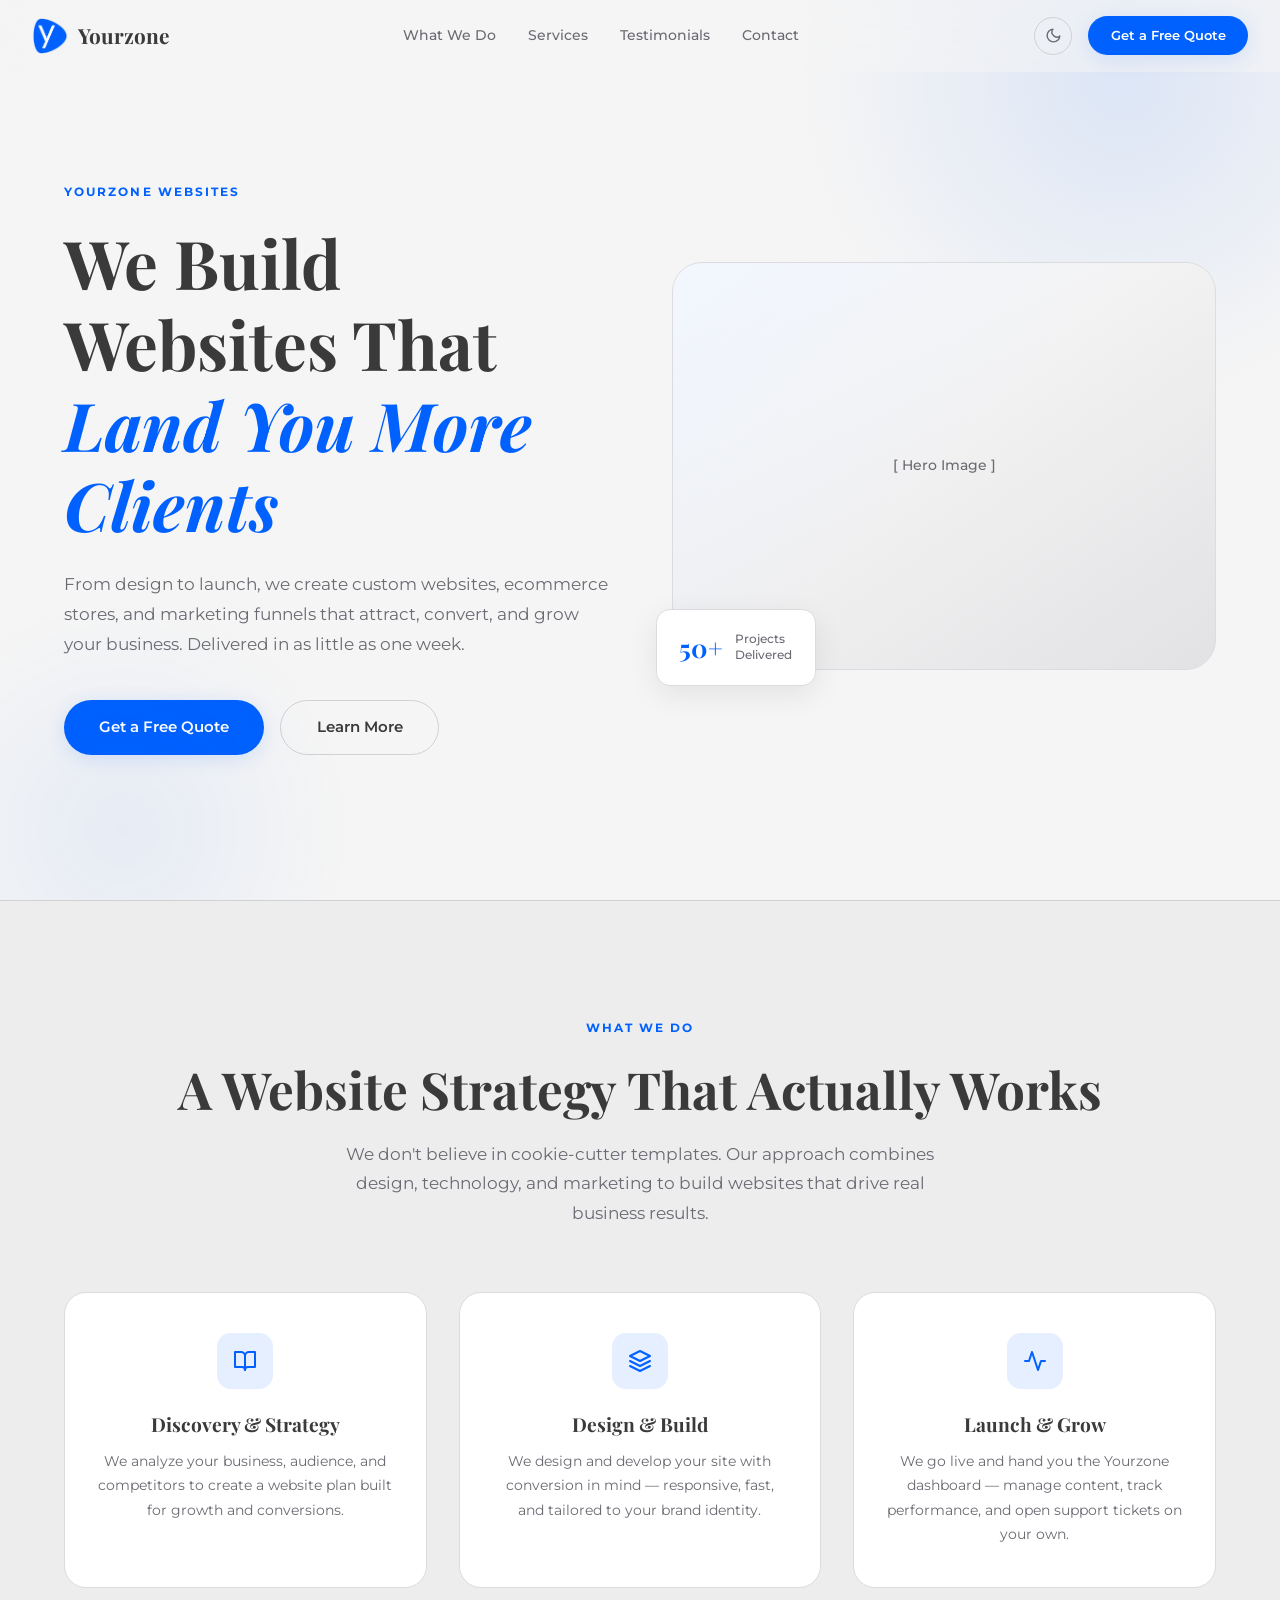
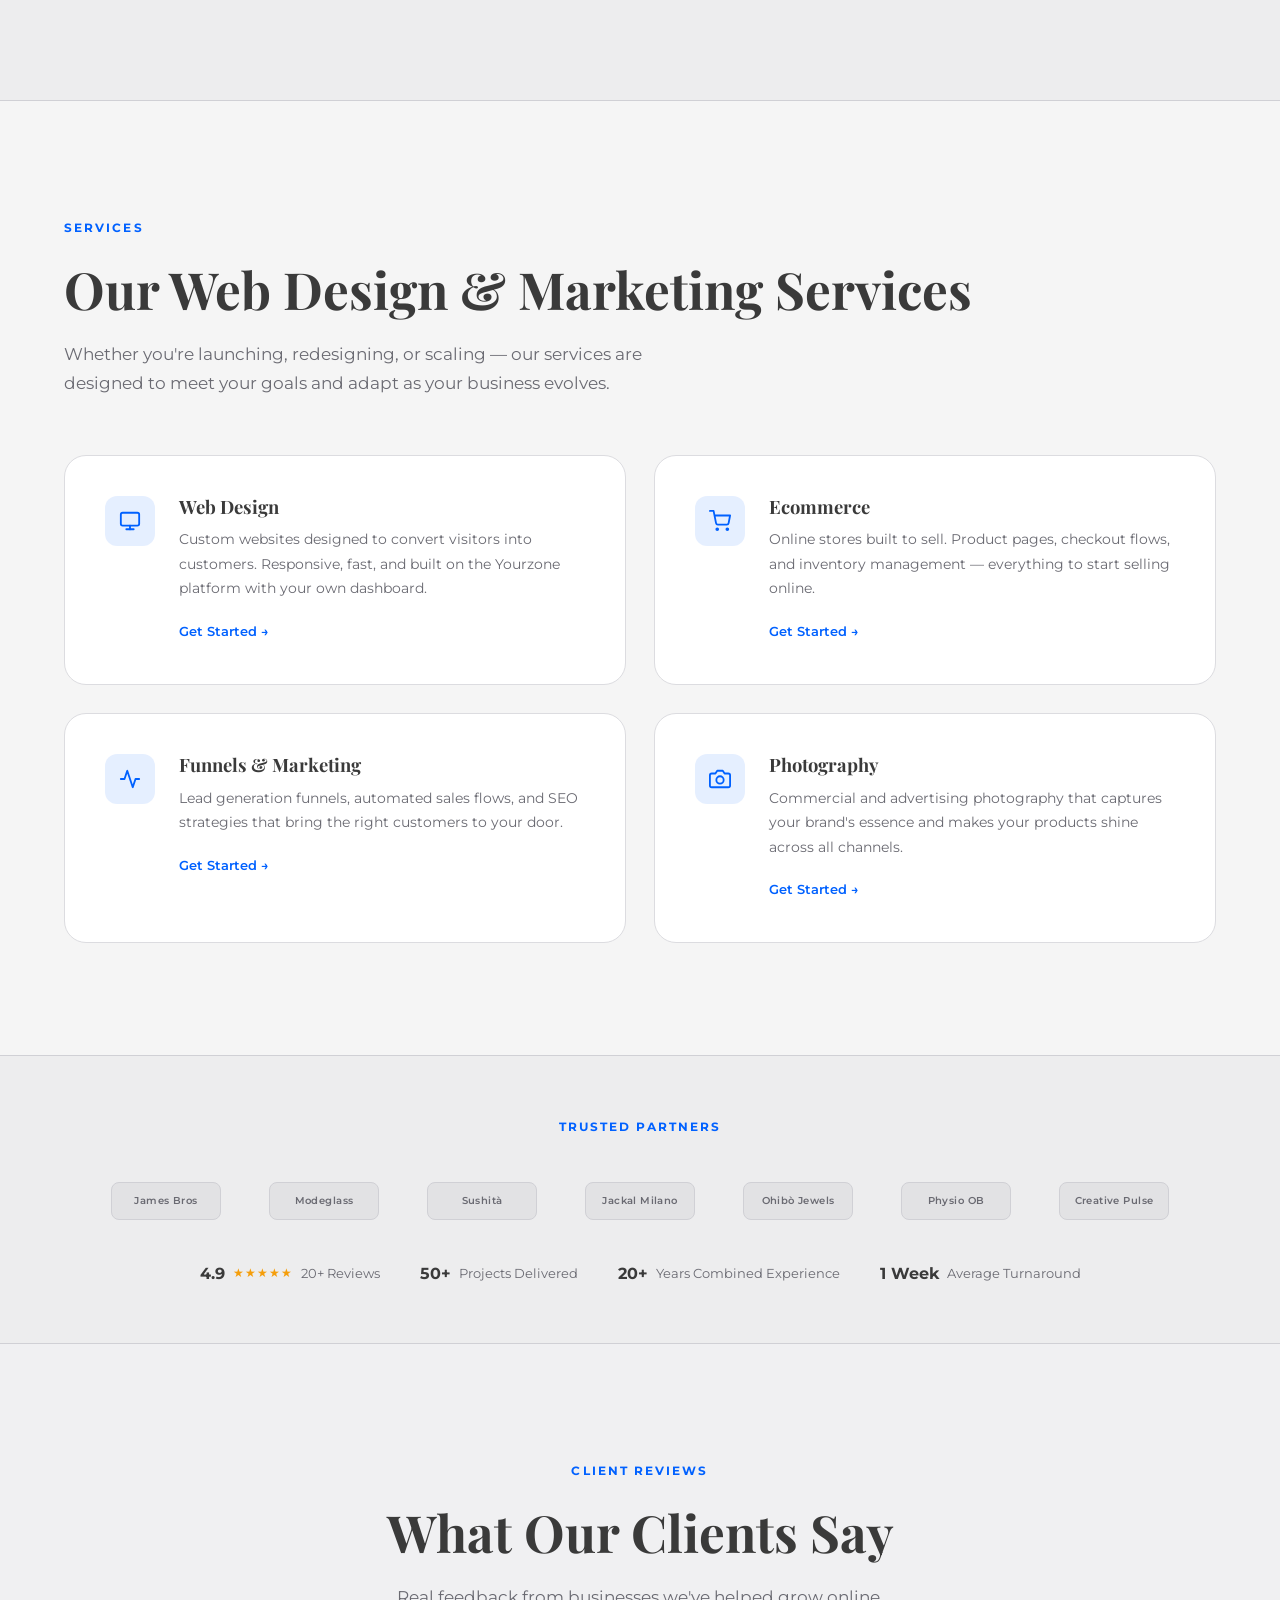
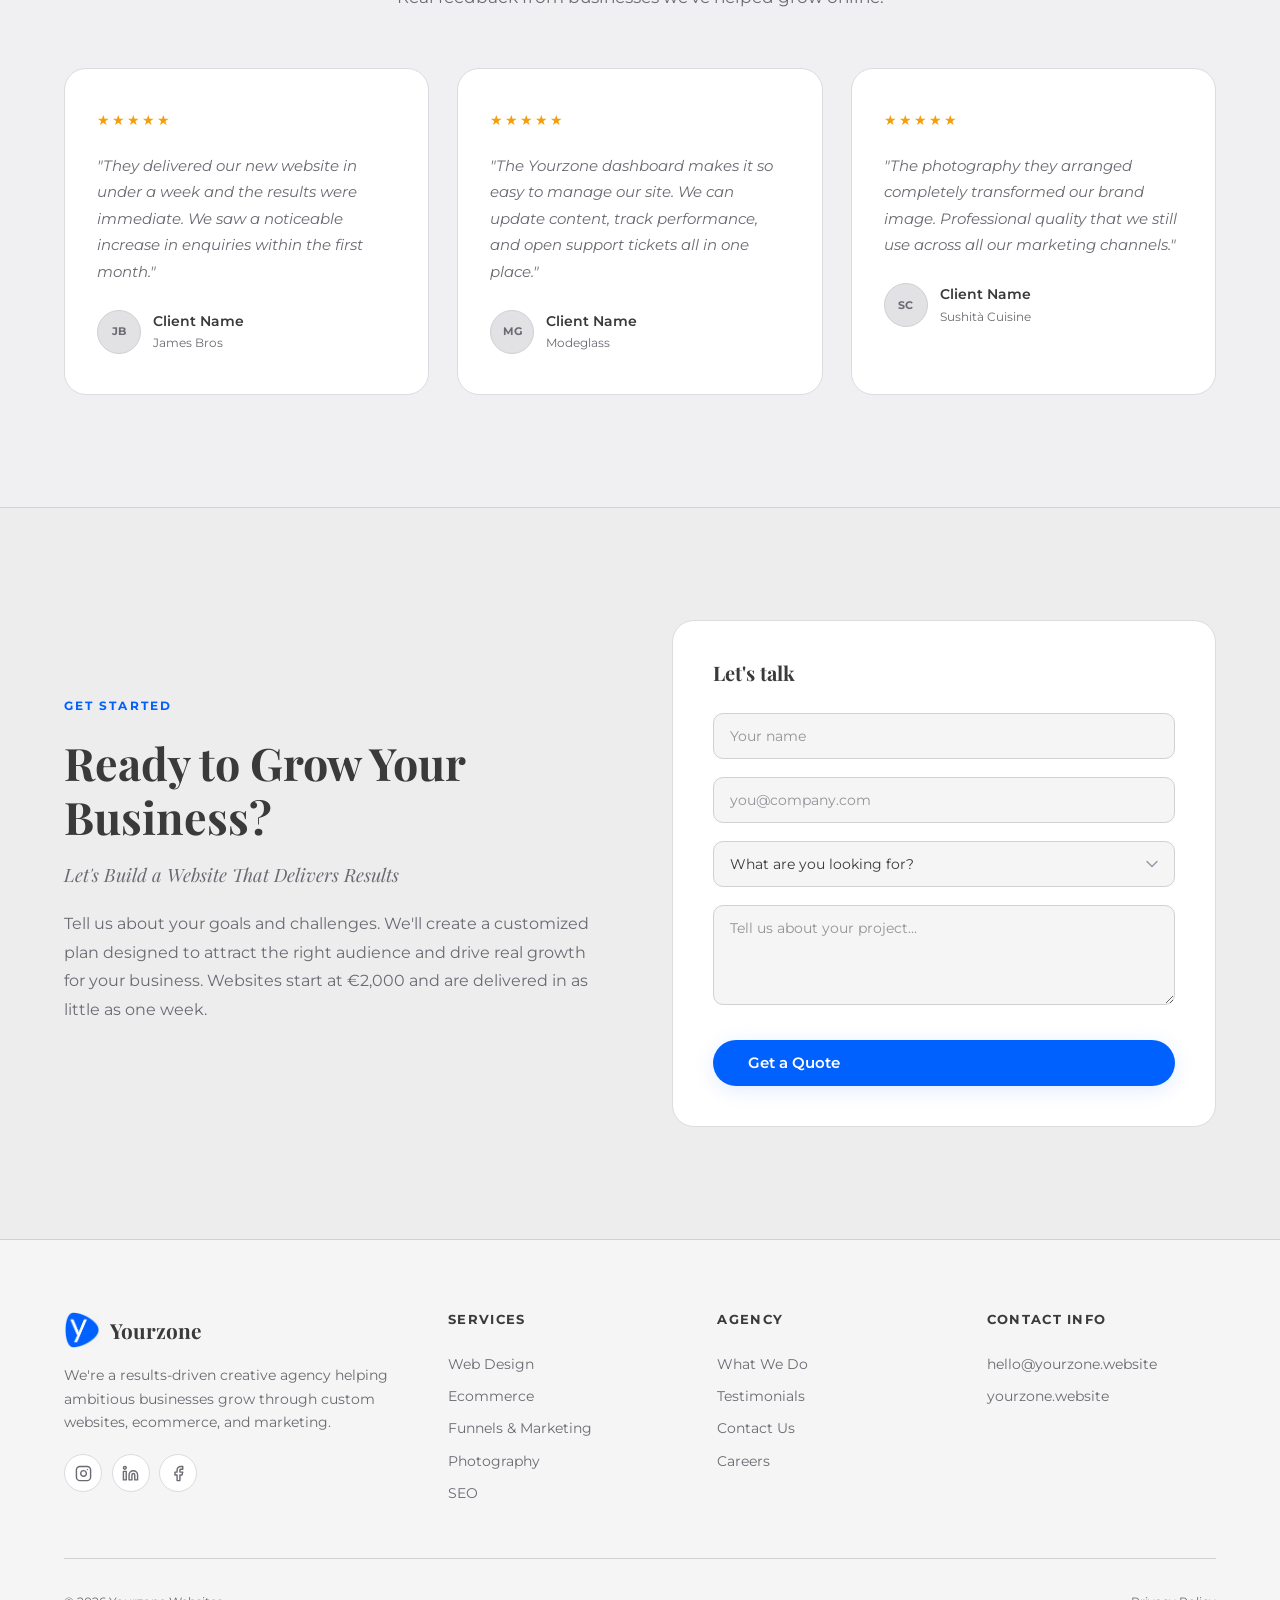
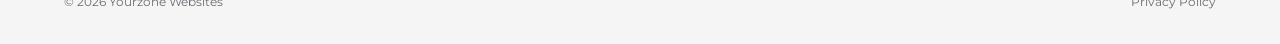
<file: yourzonev2.html>
<!DOCTYPE html>
<html lang="en">
<head>
  <meta charset="UTF-8" />
  <meta name="viewport" content="width=device-width, initial-scale=1.0" />
  <title>Yourzone Websites — We Build Websites That Land You More Clients</title>
  <meta name="description" content="Creative agency specializing in web design, ecommerce, funnels, and photography. Custom websites delivered in 1 week. Starting at €2,000." />
  <link rel="preconnect" href="https://fonts.googleapis.com" />
  <link rel="preconnect" href="https://fonts.gstatic.com" crossorigin />
  <link href="https://fonts.googleapis.com/css2?family=Montserrat:wght@400;500;600;700;800&family=Playfair+Display:ital,wght@0,400;0,500;0,600;0,700;1,400&display=swap" rel="stylesheet" />
  <style>
/* ── Reset & Variables ── */
*, *::before, *::after { box-sizing: border-box; margin: 0; padding: 0; }

:root {
  --bg: #0a0a10;
  --bg2: #111119;
  --bg3: #18181f;
  --bg-alt: #0d0d15;
  --border: #222230;
  --accent: #0061ff;
  --accent-light: #3385ff;
  --accent-dark: #004dcc;
  --accent-rgb: 0, 97, 255;
  --accent-glow: rgba(0, 97, 255, 0.25);
  --text: #f0f0f5;
  --text-secondary: #9a9ab0;
  --card-bg: #131320;
  --card-border: #1f1f30;
  --green: #22c55e;
  --radius: 14px;
  --radius-lg: 22px;
  --radius-xl: 30px;
}

[data-theme="light"] {
  --bg: #F5F5F5;
  --bg2: #ededee;
  --bg3: #e2e2e4;
  --bg-alt: #f0f0f2;
  --border: #d0d0d5;
  --text: #3a3a3a;
  --text-secondary: #6a6a72;
  --card-bg: #ffffff;
  --card-border: #dcdce0;
  --accent-glow: rgba(0, 97, 255, 0.12);
}

html { scroll-behavior: smooth; }

body {
  font-family: 'Montserrat', -apple-system, BlinkMacSystemFont, sans-serif;
  background: var(--bg);
  color: var(--text);
  line-height: 1.7;
  -webkit-font-smoothing: antialiased;
}

h1, h2, h3, h4, h5 {
  font-family: 'Playfair Display', Georgia, serif;
  line-height: 1.2;
  font-weight: 700;
}

a { color: inherit; text-decoration: none; }
img { max-width: 100%; display: block; }
ul { list-style: none; }

.container {
  max-width: 1200px;
  margin: 0 auto;
  padding: 0 1.5rem;
}

.section {
  padding: 7rem 0;
}

.section-label {
  font-family: 'Montserrat', sans-serif;
  font-size: 0.72rem;
  font-weight: 700;
  letter-spacing: 0.18em;
  text-transform: uppercase;
  color: var(--accent);
  margin-bottom: 1.25rem;
  display: inline-block;
}

.section-title {
  font-size: clamp(2rem, 4vw, 3.2rem);
  margin-bottom: 1.25rem;
}

.section-subtitle {
  font-size: 1.05rem;
  color: var(--text-secondary);
  max-width: 620px;
  line-height: 1.75;
}

/* ── Buttons ── */
.btn {
  display: inline-flex;
  align-items: center;
  gap: 0.5rem;
  font-family: 'Montserrat', sans-serif;
  font-weight: 600;
  font-size: 0.92rem;
  padding: 0.9rem 2.2rem;
  border-radius: 50px;
  border: none;
  cursor: pointer;
  transition: all 0.3s ease;
}

.btn-primary {
  background: var(--accent);
  color: #fff;
  box-shadow: 0 4px 20px var(--accent-glow);
}

.btn-primary:hover {
  background: var(--accent-light);
  box-shadow: 0 8px 32px rgba(var(--accent-rgb), 0.4);
  transform: translateY(-2px);
}

.btn-outline {
  background: transparent;
  color: var(--text);
  border: 1.5px solid var(--border);
}

.btn-outline:hover {
  border-color: var(--accent);
  color: var(--accent);
}

/* ── Scroll Animations ── */
.reveal {
  opacity: 0;
  transform: translateY(35px);
  transition: opacity 0.8s cubic-bezier(0.16, 1, 0.3, 1), transform 0.8s cubic-bezier(0.16, 1, 0.3, 1);
}

.reveal.visible {
  opacity: 1;
  transform: translateY(0);
}

/* ── Nav ── */
.nav {
  position: fixed;
  top: 0; left: 0; right: 0;
  z-index: 1000;
  padding: 0 2rem;
  height: 72px;
  display: flex;
  align-items: center;
  justify-content: space-between;
  background: rgba(10, 10, 16, 0.55);
  backdrop-filter: blur(24px);
  -webkit-backdrop-filter: blur(24px);
  border-bottom: 1px solid transparent;
  transition: all 0.35s ease;
}

.nav.scrolled {
  background: rgba(10, 10, 16, 0.92);
  border-bottom-color: var(--border);
}

[data-theme="light"] .nav {
  background: rgba(245, 245, 245, 0.55);
}

[data-theme="light"] .nav.scrolled {
  background: rgba(245, 245, 245, 0.92);
}

.nav-logo {
  display: flex;
  align-items: center;
  gap: 0.6rem;
  font-family: 'Playfair Display', serif;
  font-size: 1.3rem;
  font-weight: 700;
}

.nav-logo img {
  width: 36px;
  height: 36px;
  border-radius: 8px;
}

.nav-links {
  display: flex;
  align-items: center;
  gap: 2rem;
}

.nav-links a {
  font-size: 0.88rem;
  font-weight: 500;
  color: var(--text-secondary);
  transition: color 0.3s ease;
}

.nav-links a:hover { color: var(--text); }

.nav-right {
  display: flex;
  align-items: center;
  gap: 1rem;
}

.nav-cta {
  font-size: 0.82rem !important;
  padding: 0.55rem 1.4rem !important;
  color: #fff !important;
}

/* Theme Toggle */
.theme-toggle {
  background: none;
  border: 1px solid var(--border);
  border-radius: 50%;
  width: 38px; height: 38px;
  display: flex;
  align-items: center;
  justify-content: center;
  cursor: pointer;
  color: var(--text-secondary);
  transition: all 0.3s ease;
  flex-shrink: 0;
}

.theme-toggle:hover {
  border-color: var(--accent);
  color: var(--accent);
}

.theme-toggle .icon-sun { display: block; }
.theme-toggle .icon-moon { display: none; }
[data-theme="light"] .theme-toggle .icon-sun { display: none; }
[data-theme="light"] .theme-toggle .icon-moon { display: block; }

.nav-hamburger {
  display: none;
  flex-direction: column;
  gap: 5px;
  cursor: pointer;
  background: none;
  border: none;
  padding: 4px;
}

.nav-hamburger span {
  display: block;
  width: 24px; height: 2px;
  background: var(--text);
  border-radius: 2px;
  transition: all 0.3s ease;
}

.mobile-menu {
  display: none;
  position: fixed;
  top: 72px; left: 0; right: 0; bottom: 0;
  background: rgba(10, 10, 16, 0.98);
  backdrop-filter: blur(20px);
  z-index: 999;
  flex-direction: column;
  align-items: center;
  justify-content: center;
  gap: 2rem;
}

[data-theme="light"] .mobile-menu {
  background: rgba(245, 245, 245, 0.98);
}

.mobile-menu.open { display: flex; }

.mobile-menu a {
  font-size: 1.15rem;
  font-weight: 500;
  color: var(--text-secondary);
  transition: color 0.3s ease;
}

.mobile-menu a:hover { color: var(--text); }

/* ── Hero ── */
.hero {
  min-height: 100vh;
  display: flex;
  align-items: center;
  padding: 8rem 0 6rem;
  position: relative;
  overflow: hidden;
}

.hero::before {
  content: '';
  position: absolute;
  top: -30%;
  right: -15%;
  width: 700px; height: 700px;
  background: radial-gradient(circle, rgba(var(--accent-rgb), 0.10) 0%, transparent 65%);
  pointer-events: none;
}

.hero::after {
  content: '';
  position: absolute;
  bottom: -20%;
  left: -10%;
  width: 500px; height: 500px;
  background: radial-gradient(circle, rgba(var(--accent-rgb), 0.06) 0%, transparent 65%);
  pointer-events: none;
}

.hero .container {
  display: grid;
  grid-template-columns: 1fr 1fr;
  gap: 4rem;
  align-items: center;
  position: relative;
}

.hero-content {
  max-width: 580px;
}

.hero-content .section-label {
  animation: fadeInUp 0.7s ease forwards;
}

.hero h1 {
  font-size: clamp(2.5rem, 5.5vw, 4.2rem);
  margin-bottom: 1.5rem;
  animation: fadeInUp 0.7s ease 0.12s forwards;
  opacity: 0;
}

.hero h1 em {
  color: var(--accent);
  font-style: italic;
}

.hero-desc {
  font-size: 1.05rem;
  color: var(--text-secondary);
  line-height: 1.8;
  margin-bottom: 2.5rem;
  animation: fadeInUp 0.7s ease 0.24s forwards;
  opacity: 0;
}

.hero-buttons {
  display: flex;
  gap: 1rem;
  flex-wrap: wrap;
  animation: fadeInUp 0.7s ease 0.36s forwards;
  opacity: 0;
}

.hero-visual {
  position: relative;
  display: flex;
  align-items: center;
  justify-content: center;
  animation: fadeInUp 0.9s ease 0.2s forwards;
  opacity: 0;
}

.hero-image-placeholder {
  width: 100%;
  aspect-ratio: 4/3;
  border-radius: var(--radius-xl);
  background: linear-gradient(145deg, var(--card-bg), var(--bg3));
  border: 1px solid var(--card-border);
  display: flex;
  align-items: center;
  justify-content: center;
  color: var(--text-secondary);
  font-size: 0.85rem;
  font-weight: 500;
  overflow: hidden;
  position: relative;
}

.hero-image-placeholder::before {
  content: '';
  position: absolute;
  inset: 0;
  background: linear-gradient(135deg, rgba(var(--accent-rgb), 0.05) 0%, transparent 50%);
}

.hero-stat-badge {
  position: absolute;
  bottom: -16px;
  left: -16px;
  background: var(--card-bg);
  border: 1px solid var(--card-border);
  border-radius: var(--radius);
  padding: 1rem 1.4rem;
  display: flex;
  align-items: center;
  gap: 0.75rem;
  box-shadow: 0 8px 30px rgba(0,0,0,0.3);
}

[data-theme="light"] .hero-stat-badge {
  box-shadow: 0 8px 30px rgba(0,0,0,0.08);
}

.hero-stat-badge .stat-num {
  font-family: 'Playfair Display', serif;
  font-size: 1.6rem;
  font-weight: 700;
  color: var(--accent);
}

.hero-stat-badge .stat-text {
  font-size: 0.72rem;
  color: var(--text-secondary);
  line-height: 1.4;
  font-weight: 500;
}

@keyframes fadeInUp {
  from { opacity: 0; transform: translateY(28px); }
  to { opacity: 1; transform: translateY(0); }
}

/* ── What We Do / Approach ── */
.approach {
  background: var(--bg2);
  border-top: 1px solid var(--border);
  border-bottom: 1px solid var(--border);
}

.approach-header {
  text-align: center;
  margin-bottom: 4rem;
}

.approach-header .section-subtitle {
  margin: 0 auto;
}

.approach-grid {
  display: grid;
  grid-template-columns: repeat(3, 1fr);
  gap: 2rem;
}

.approach-card {
  text-align: center;
  padding: 2.5rem 2rem;
  border-radius: var(--radius-lg);
  background: var(--card-bg);
  border: 1px solid var(--card-border);
  transition: all 0.35s ease;
}

.approach-card:hover {
  border-color: var(--accent);
  transform: translateY(-4px);
  box-shadow: 0 16px 48px rgba(0,0,0,0.25);
}

[data-theme="light"] .approach-card:hover {
  box-shadow: 0 16px 48px rgba(0,0,0,0.06);
}

.approach-icon {
  width: 56px; height: 56px;
  border-radius: 14px;
  background: rgba(var(--accent-rgb), 0.1);
  display: flex;
  align-items: center;
  justify-content: center;
  margin: 0 auto 1.5rem;
  color: var(--accent);
}

.approach-card h3 {
  font-size: 1.2rem;
  margin-bottom: 0.8rem;
}

.approach-card p {
  font-size: 0.9rem;
  color: var(--text-secondary);
  line-height: 1.7;
}

/* ── Services ── */
.services-header {
  margin-bottom: 3.5rem;
}

.services-grid {
  display: grid;
  grid-template-columns: repeat(2, 1fr);
  gap: 1.75rem;
}

.service-card {
  background: var(--card-bg);
  border: 1px solid var(--card-border);
  border-radius: var(--radius-lg);
  padding: 2.5rem;
  display: flex;
  gap: 1.5rem;
  align-items: flex-start;
  transition: all 0.35s ease;
}

.service-card:hover {
  border-color: var(--accent);
  transform: translateY(-3px);
  box-shadow: 0 12px 40px rgba(0,0,0,0.25);
}

[data-theme="light"] .service-card:hover {
  box-shadow: 0 12px 40px rgba(0,0,0,0.06);
}

.service-icon {
  width: 50px; height: 50px;
  border-radius: 12px;
  background: rgba(var(--accent-rgb), 0.1);
  display: flex;
  align-items: center;
  justify-content: center;
  flex-shrink: 0;
  color: var(--accent);
}

.service-body h3 {
  font-size: 1.15rem;
  margin-bottom: 0.6rem;
}

.service-body p {
  font-size: 0.9rem;
  color: var(--text-secondary);
  line-height: 1.7;
  margin-bottom: 1rem;
}

.service-link {
  font-size: 0.82rem;
  font-weight: 600;
  color: var(--accent);
  display: inline-flex;
  align-items: center;
  gap: 0.35rem;
  transition: gap 0.3s ease;
}

.service-link:hover { gap: 0.65rem; }

/* ── Logos / Social Proof Bar ── */
.logos-bar {
  background: var(--bg2);
  border-top: 1px solid var(--border);
  border-bottom: 1px solid var(--border);
  padding: 3.5rem 0;
}

.logos-header {
  text-align: center;
  margin-bottom: 2.5rem;
}

.logos-header .section-label { margin-bottom: 0.25rem; }

.logos-row {
  display: flex;
  align-items: center;
  justify-content: center;
  gap: 3rem;
  flex-wrap: wrap;
  margin-bottom: 2.5rem;
}

.logo-placeholder {
  width: 110px; height: 38px;
  border-radius: 8px;
  background: var(--bg3);
  border: 1px solid var(--border);
  display: flex;
  align-items: center;
  justify-content: center;
  font-size: 0.65rem;
  font-weight: 600;
  color: var(--text-secondary);
  letter-spacing: 0.04em;
}

.ratings-row {
  display: flex;
  align-items: center;
  justify-content: center;
  gap: 2.5rem;
  flex-wrap: wrap;
}

.rating-badge {
  display: flex;
  align-items: center;
  gap: 0.5rem;
  font-size: 0.82rem;
  color: var(--text-secondary);
}

.rating-badge .stars {
  color: #f59e0b;
  letter-spacing: 1px;
  font-size: 0.75rem;
}

.rating-badge strong {
  color: var(--text);
  font-weight: 700;
  font-size: 1rem;
}

/* ── Testimonials ── */
.testimonials {
  background: var(--bg-alt);
}

.testimonials-header {
  text-align: center;
  margin-bottom: 3.5rem;
}

.testimonials-header .section-subtitle {
  margin: 0 auto;
}

.testimonials-grid {
  display: grid;
  grid-template-columns: repeat(3, 1fr);
  gap: 1.75rem;
}

.testimonial-card {
  background: var(--card-bg);
  border: 1px solid var(--card-border);
  border-radius: var(--radius-lg);
  padding: 2.5rem 2rem;
  transition: all 0.35s ease;
}

.testimonial-card:hover {
  border-color: rgba(var(--accent-rgb), 0.3);
}

.testimonial-stars {
  color: #f59e0b;
  font-size: 0.85rem;
  margin-bottom: 1.25rem;
  letter-spacing: 2px;
}

.testimonial-card blockquote {
  font-size: 0.95rem;
  color: var(--text-secondary);
  line-height: 1.75;
  margin-bottom: 1.5rem;
  font-style: italic;
}

.testimonial-author {
  display: flex;
  align-items: center;
  gap: 0.75rem;
}

.testimonial-avatar {
  width: 44px; height: 44px;
  border-radius: 50%;
  background: var(--bg3);
  border: 1px solid var(--border);
  display: flex;
  align-items: center;
  justify-content: center;
  font-size: 0.7rem;
  color: var(--text-secondary);
  font-weight: 700;
}

.testimonial-name {
  font-weight: 600;
  font-size: 0.88rem;
}

.testimonial-role {
  font-size: 0.76rem;
  color: var(--text-secondary);
}

/* ── CTA Section ── */
.cta-section {
  background: var(--bg2);
  border-top: 1px solid var(--border);
}

.cta-grid {
  display: grid;
  grid-template-columns: 1fr 1fr;
  gap: 4rem;
  align-items: center;
}

.cta-content .section-title {
  font-size: clamp(1.8rem, 3.5vw, 2.8rem);
}

.cta-content p {
  color: var(--text-secondary);
  font-size: 1rem;
  line-height: 1.8;
  margin-bottom: 2rem;
}

.cta-form-card {
  background: var(--card-bg);
  border: 1px solid var(--card-border);
  border-radius: var(--radius-lg);
  padding: 2.5rem;
}

.cta-form-card h4 {
  font-size: 1.25rem;
  margin-bottom: 1.75rem;
}

.form-group {
  margin-bottom: 1.15rem;
}

.form-group input,
.form-group select,
.form-group textarea {
  width: 100%;
  padding: 0.8rem 1rem;
  background: var(--bg);
  border: 1px solid var(--border);
  border-radius: 10px;
  color: var(--text);
  font-family: 'Montserrat', sans-serif;
  font-size: 0.9rem;
  transition: border-color 0.3s ease;
  outline: none;
}

.form-group input:focus,
.form-group select:focus,
.form-group textarea:focus {
  border-color: var(--accent);
  box-shadow: 0 0 0 3px var(--accent-glow);
}

.form-group textarea {
  min-height: 100px;
  resize: vertical;
}

.form-group select {
  appearance: none;
  background-image: url("data:image/svg+xml,%3Csvg xmlns='http://www.w3.org/2000/svg' width='12' height='8' fill='none'%3E%3Cpath d='M1 1.5l5 5 5-5' stroke='%239a9ab0' stroke-width='1.5' stroke-linecap='round' stroke-linejoin='round'/%3E%3C/svg%3E");
  background-repeat: no-repeat;
  background-position: right 1rem center;
  padding-right: 2.5rem;
}

.form-group input::placeholder,
.form-group textarea::placeholder {
  color: var(--text-secondary);
  opacity: 0.7;
}

.form-submit {
  width: 100%;
  margin-top: 0.5rem;
}

/* ── Footer ── */
.footer {
  padding: 4.5rem 0 2rem;
  border-top: 1px solid var(--border);
}

.footer-grid {
  display: grid;
  grid-template-columns: 1.5fr 1fr 1fr 1fr;
  gap: 2.5rem;
  margin-bottom: 3rem;
}

.footer-brand p {
  font-size: 0.88rem;
  color: var(--text-secondary);
  margin-top: 1rem;
  line-height: 1.65;
}

.footer-social {
  display: flex;
  gap: 0.6rem;
  margin-top: 1.25rem;
}

.footer-social a {
  width: 38px; height: 38px;
  border-radius: 50%;
  background: var(--card-bg);
  border: 1px solid var(--card-border);
  display: flex;
  align-items: center;
  justify-content: center;
  color: var(--text-secondary);
  transition: all 0.3s ease;
}

.footer-social a:hover {
  border-color: var(--accent);
  color: var(--accent);
}

.footer h4 {
  font-family: 'Montserrat', sans-serif;
  font-size: 0.82rem;
  font-weight: 700;
  margin-bottom: 1.25rem;
  text-transform: uppercase;
  letter-spacing: 0.1em;
}

.footer-links a {
  display: block;
  font-size: 0.86rem;
  color: var(--text-secondary);
  padding: 0.28rem 0;
  transition: color 0.3s ease;
}

.footer-links a:hover { color: var(--accent); }

.footer-bottom {
  display: flex;
  align-items: center;
  justify-content: space-between;
  padding-top: 2rem;
  border-top: 1px solid var(--border);
  font-size: 0.78rem;
  color: var(--text-secondary);
}

.footer-bottom a {
  color: var(--text-secondary);
  transition: color 0.3s ease;
}

.footer-bottom a:hover { color: var(--accent); }

/* ── Responsive ── */
@media (max-width: 1024px) {
  .hero .container { grid-template-columns: 1fr; text-align: center; }
  .hero-content { max-width: 100%; }
  .hero-buttons { justify-content: center; }
  .hero-visual { max-width: 500px; margin: 0 auto; }
  .approach-grid { grid-template-columns: 1fr; }
  .services-grid { grid-template-columns: 1fr; }
  .cta-grid { grid-template-columns: 1fr; }
  .footer-grid { grid-template-columns: repeat(2, 1fr); }
}

@media (max-width: 768px) {
  .nav-links { display: none; }
  .nav-hamburger { display: flex; }
  .nav-right .theme-toggle { display: flex; }
  .section { padding: 4.5rem 0; }
  .hero { padding: 7rem 0 4rem; min-height: auto; }
  .hero h1 { font-size: clamp(2rem, 8vw, 3rem); }
  .hero-stat-badge { position: relative; bottom: auto; left: auto; margin-top: 1rem; justify-content: center; }
  .testimonials-grid { grid-template-columns: 1fr; }
  .footer-grid { grid-template-columns: 1fr; gap: 2rem; }
  .footer-bottom { flex-direction: column; gap: 0.5rem; text-align: center; }
  .logos-row { gap: 1.5rem; }
  .logo-placeholder { width: 90px; height: 32px; }
  .ratings-row { gap: 1.5rem; }
}
  </style>
</head>
<body>

<!-- ── Nav ── -->
<nav class="nav" id="nav">
  <a href="#" class="nav-logo">
    <img src="logo.png" alt="Yourzone" />
    Yourzone
  </a>
  <div class="nav-links">
    <a href="#approach">What We Do</a>
    <a href="#services">Services</a>
    <a href="#testimonials">Testimonials</a>
    <a href="#contact">Contact</a>
  </div>
  <div class="nav-right">
    <button class="theme-toggle" id="themeToggle" aria-label="Toggle theme">
      <svg class="icon-sun" width="17" height="17" viewBox="0 0 24 24" fill="none" stroke="currentColor" stroke-width="2" stroke-linecap="round" stroke-linejoin="round"><circle cx="12" cy="12" r="5"/><line x1="12" y1="1" x2="12" y2="3"/><line x1="12" y1="21" x2="12" y2="23"/><line x1="4.22" y1="4.22" x2="5.64" y2="5.64"/><line x1="18.36" y1="18.36" x2="19.78" y2="19.78"/><line x1="1" y1="12" x2="3" y2="12"/><line x1="21" y1="12" x2="23" y2="12"/><line x1="4.22" y1="19.78" x2="5.64" y2="18.36"/><line x1="18.36" y1="5.64" x2="19.78" y2="4.22"/></svg>
      <svg class="icon-moon" width="17" height="17" viewBox="0 0 24 24" fill="none" stroke="currentColor" stroke-width="2" stroke-linecap="round" stroke-linejoin="round"><path d="M21 12.79A9 9 0 1111.21 3 7 7 0 0021 12.79z"/></svg>
    </button>
    <a href="#contact" class="btn btn-primary nav-cta">Get a Free Quote</a>
  </div>
  <button class="nav-hamburger" id="hamburger" aria-label="Open menu">
    <span></span><span></span><span></span>
  </button>
</nav>

<!-- ── Mobile Menu ── -->
<div class="mobile-menu" id="mobileMenu">
  <a href="#approach" class="mobile-link">What We Do</a>
  <a href="#services" class="mobile-link">Services</a>
  <a href="#testimonials" class="mobile-link">Testimonials</a>
  <a href="#contact" class="mobile-link">Contact</a>
  <button class="theme-toggle" id="themeToggleMobile" aria-label="Toggle theme">
    <svg class="icon-sun" width="17" height="17" viewBox="0 0 24 24" fill="none" stroke="currentColor" stroke-width="2" stroke-linecap="round" stroke-linejoin="round"><circle cx="12" cy="12" r="5"/><line x1="12" y1="1" x2="12" y2="3"/><line x1="12" y1="21" x2="12" y2="23"/><line x1="4.22" y1="4.22" x2="5.64" y2="5.64"/><line x1="18.36" y1="18.36" x2="19.78" y2="19.78"/><line x1="1" y1="12" x2="3" y2="12"/><line x1="21" y1="12" x2="23" y2="12"/><line x1="4.22" y1="19.78" x2="5.64" y2="18.36"/><line x1="18.36" y1="5.64" x2="19.78" y2="4.22"/></svg>
    <svg class="icon-moon" width="17" height="17" viewBox="0 0 24 24" fill="none" stroke="currentColor" stroke-width="2" stroke-linecap="round" stroke-linejoin="round"><path d="M21 12.79A9 9 0 1111.21 3 7 7 0 0021 12.79z"/></svg>
  </button>
  <a href="#contact" class="btn btn-primary">Get a Free Quote</a>
</div>

<!-- ── Hero ── -->
<section class="hero">
  <div class="container">
    <div class="hero-content">
      <div class="section-label">Yourzone Websites</div>
      <h1>We Build Websites That <em>Land You More Clients</em></h1>
      <p class="hero-desc">From design to launch, we create custom websites, ecommerce stores, and marketing funnels that attract, convert, and grow your business. Delivered in as little as one week.</p>
      <div class="hero-buttons">
        <a href="#contact" class="btn btn-primary">Get a Free Quote</a>
        <a href="#services" class="btn btn-outline">Learn More</a>
      </div>
    </div>
    <div class="hero-visual">
      <div class="hero-image-placeholder">[ Hero Image ]</div>
      <div class="hero-stat-badge">
        <div class="stat-num">50+</div>
        <div class="stat-text">Projects<br/>Delivered</div>
      </div>
    </div>
  </div>
</section>

<!-- ── What We Do / Approach ── -->
<section class="section approach" id="approach">
  <div class="container">
    <div class="approach-header reveal">
      <div class="section-label">What We Do</div>
      <h2 class="section-title">A Website Strategy That Actually Works</h2>
      <p class="section-subtitle">We don't believe in cookie-cutter templates. Our approach combines design, technology, and marketing to build websites that drive real business results.</p>
    </div>
    <div class="approach-grid">
      <div class="approach-card reveal">
        <div class="approach-icon">
          <svg width="24" height="24" viewBox="0 0 24 24" fill="none" stroke="currentColor" stroke-width="2" stroke-linecap="round" stroke-linejoin="round"><path d="M2 3h6a4 4 0 014 4v14a3 3 0 00-3-3H2z"/><path d="M22 3h-6a4 4 0 00-4 4v14a3 3 0 013-3h7z"/></svg>
        </div>
        <h3>Discovery & Strategy</h3>
        <p>We analyze your business, audience, and competitors to create a website plan built for growth and conversions.</p>
      </div>
      <div class="approach-card reveal">
        <div class="approach-icon">
          <svg width="24" height="24" viewBox="0 0 24 24" fill="none" stroke="currentColor" stroke-width="2" stroke-linecap="round" stroke-linejoin="round"><polygon points="12 2 2 7 12 12 22 7 12 2"/><polyline points="2 17 12 22 22 17"/><polyline points="2 12 12 17 22 12"/></svg>
        </div>
        <h3>Design & Build</h3>
        <p>We design and develop your site with conversion in mind — responsive, fast, and tailored to your brand identity.</p>
      </div>
      <div class="approach-card reveal">
        <div class="approach-icon">
          <svg width="24" height="24" viewBox="0 0 24 24" fill="none" stroke="currentColor" stroke-width="2" stroke-linecap="round" stroke-linejoin="round"><polyline points="22 12 18 12 15 21 9 3 6 12 2 12"/></svg>
        </div>
        <h3>Launch & Grow</h3>
        <p>We go live and hand you the Yourzone dashboard — manage content, track performance, and open support tickets on your own.</p>
      </div>
    </div>
  </div>
</section>

<!-- ── Services ── -->
<section class="section" id="services">
  <div class="container">
    <div class="services-header reveal">
      <div class="section-label">Services</div>
      <h2 class="section-title">Our Web Design & Marketing Services</h2>
      <p class="section-subtitle">Whether you're launching, redesigning, or scaling — our services are designed to meet your goals and adapt as your business evolves.</p>
    </div>
    <div class="services-grid">
      <div class="service-card reveal">
        <div class="service-icon">
          <svg width="22" height="22" viewBox="0 0 24 24" fill="none" stroke="currentColor" stroke-width="2" stroke-linecap="round" stroke-linejoin="round"><rect x="2" y="3" width="20" height="14" rx="2"/><line x1="8" y1="21" x2="16" y2="21"/><line x1="12" y1="17" x2="12" y2="21"/></svg>
        </div>
        <div class="service-body">
          <h3>Web Design</h3>
          <p>Custom websites designed to convert visitors into customers. Responsive, fast, and built on the Yourzone platform with your own dashboard.</p>
          <a href="#contact" class="service-link">Get Started →</a>
        </div>
      </div>
      <div class="service-card reveal">
        <div class="service-icon">
          <svg width="22" height="22" viewBox="0 0 24 24" fill="none" stroke="currentColor" stroke-width="2" stroke-linecap="round" stroke-linejoin="round"><circle cx="9" cy="21" r="1"/><circle cx="20" cy="21" r="1"/><path d="M1 1h4l2.68 13.39a2 2 0 002 1.61h9.72a2 2 0 002-1.61L23 6H6"/></svg>
        </div>
        <div class="service-body">
          <h3>Ecommerce</h3>
          <p>Online stores built to sell. Product pages, checkout flows, and inventory management — everything to start selling online.</p>
          <a href="#contact" class="service-link">Get Started →</a>
        </div>
      </div>
      <div class="service-card reveal">
        <div class="service-icon">
          <svg width="22" height="22" viewBox="0 0 24 24" fill="none" stroke="currentColor" stroke-width="2" stroke-linecap="round" stroke-linejoin="round"><path d="M22 12h-4l-3 9L9 3l-3 9H2"/></svg>
        </div>
        <div class="service-body">
          <h3>Funnels & Marketing</h3>
          <p>Lead generation funnels, automated sales flows, and SEO strategies that bring the right customers to your door.</p>
          <a href="#contact" class="service-link">Get Started →</a>
        </div>
      </div>
      <div class="service-card reveal">
        <div class="service-icon">
          <svg width="22" height="22" viewBox="0 0 24 24" fill="none" stroke="currentColor" stroke-width="2" stroke-linecap="round" stroke-linejoin="round"><path d="M23 19a2 2 0 01-2 2H3a2 2 0 01-2-2V8a2 2 0 012-2h4l2-3h6l2 3h4a2 2 0 012 2z"/><circle cx="12" cy="13" r="4"/></svg>
        </div>
        <div class="service-body">
          <h3>Photography</h3>
          <p>Commercial and advertising photography that captures your brand's essence and makes your products shine across all channels.</p>
          <a href="#contact" class="service-link">Get Started →</a>
        </div>
      </div>
    </div>
  </div>
</section>

<!-- ── Logos / Social Proof ── -->
<section class="logos-bar">
  <div class="container">
    <div class="logos-header reveal">
      <div class="section-label">Trusted Partners</div>
    </div>
    <div class="logos-row reveal">
      <div class="logo-placeholder">James Bros</div>
      <div class="logo-placeholder">Modeglass</div>
      <div class="logo-placeholder">Sushità</div>
      <div class="logo-placeholder">Jackal Milano</div>
      <div class="logo-placeholder">Ohibò Jewels</div>
      <div class="logo-placeholder">Physio OB</div>
      <div class="logo-placeholder">Creative Pulse</div>
    </div>
    <div class="ratings-row reveal">
      <div class="rating-badge">
        <strong>4.9</strong>
        <span class="stars">★★★★★</span>
        <span>20+ Reviews</span>
      </div>
      <div class="rating-badge">
        <strong>50+</strong>
        <span>Projects Delivered</span>
      </div>
      <div class="rating-badge">
        <strong>20+</strong>
        <span>Years Combined Experience</span>
      </div>
      <div class="rating-badge">
        <strong>1 Week</strong>
        <span>Average Turnaround</span>
      </div>
    </div>
  </div>
</section>

<!-- ── Testimonials ── -->
<section class="section testimonials" id="testimonials">
  <div class="container">
    <div class="testimonials-header reveal">
      <div class="section-label">Client Reviews</div>
      <h2 class="section-title">What Our Clients Say</h2>
      <p class="section-subtitle">Real feedback from businesses we've helped grow online.</p>
    </div>
    <div class="testimonials-grid">
      <div class="testimonial-card reveal">
        <div class="testimonial-stars">★★★★★</div>
        <blockquote>"They delivered our new website in under a week and the results were immediate. We saw a noticeable increase in enquiries within the first month."</blockquote>
        <div class="testimonial-author">
          <div class="testimonial-avatar">JB</div>
          <div>
            <div class="testimonial-name">Client Name</div>
            <div class="testimonial-role">James Bros</div>
          </div>
        </div>
      </div>
      <div class="testimonial-card reveal">
        <div class="testimonial-stars">★★★★★</div>
        <blockquote>"The Yourzone dashboard makes it so easy to manage our site. We can update content, track performance, and open support tickets all in one place."</blockquote>
        <div class="testimonial-author">
          <div class="testimonial-avatar">MG</div>
          <div>
            <div class="testimonial-name">Client Name</div>
            <div class="testimonial-role">Modeglass</div>
          </div>
        </div>
      </div>
      <div class="testimonial-card reveal">
        <div class="testimonial-stars">★★★★★</div>
        <blockquote>"The photography they arranged completely transformed our brand image. Professional quality that we still use across all our marketing channels."</blockquote>
        <div class="testimonial-author">
          <div class="testimonial-avatar">SC</div>
          <div>
            <div class="testimonial-name">Client Name</div>
            <div class="testimonial-role">Sushità Cuisine</div>
          </div>
        </div>
      </div>
    </div>
  </div>
</section>

<!-- ── CTA / Contact ── -->
<section class="section cta-section" id="contact">
  <div class="container">
    <div class="cta-grid">
      <div class="cta-content reveal">
        <div class="section-label">Get Started</div>
        <h2 class="section-title">Ready to Grow Your Business?</h2>
        <h3 style="font-size: 1.15rem; color: var(--text-secondary); font-weight: 400; margin-bottom: 1.5rem; font-style: italic;">Let's Build a Website That Delivers Results</h3>
        <p>Tell us about your goals and challenges. We'll create a customized plan designed to attract the right audience and drive real growth for your business. Websites start at €2,000 and are delivered in as little as one week.</p>
      </div>
      <div class="cta-form-card reveal">
        <h4>Let's talk</h4>
        <form onsubmit="return false;">
          <div class="form-group">
            <input type="text" name="name" placeholder="Your name" required />
          </div>
          <div class="form-group">
            <input type="email" name="email" placeholder="you@company.com" required />
          </div>
          <div class="form-group">
            <select name="service" required>
              <option value="" disabled selected>What are you looking for?</option>
              <option value="website">Website</option>
              <option value="ecommerce">Ecommerce</option>
              <option value="funnel">Funnel</option>
              <option value="photography">Photography</option>
              <option value="not-sure">Not sure yet</option>
            </select>
          </div>
          <div class="form-group">
            <textarea name="message" placeholder="Tell us about your project..."></textarea>
          </div>
          <button type="submit" class="btn btn-primary form-submit">Get a Quote</button>
        </form>
      </div>
    </div>
  </div>
</section>

<!-- ── Footer ── -->
<footer class="footer">
  <div class="container">
    <div class="footer-grid">
      <div class="footer-brand">
        <a href="#" class="nav-logo">
          <img src="logo.png" alt="Yourzone" width="32" height="32" />
          Yourzone
        </a>
        <p>We're a results-driven creative agency helping ambitious businesses grow through custom websites, ecommerce, and marketing.</p>
        <div class="footer-social">
          <a href="#" aria-label="Instagram">
            <svg width="17" height="17" viewBox="0 0 24 24" fill="none" stroke="currentColor" stroke-width="2" stroke-linecap="round" stroke-linejoin="round"><rect x="2" y="2" width="20" height="20" rx="5"/><path d="M16 11.37A4 4 0 1112.63 8 4 4 0 0116 11.37z"/><line x1="17.5" y1="6.5" x2="17.51" y2="6.5"/></svg>
          </a>
          <a href="#" aria-label="LinkedIn">
            <svg width="17" height="17" viewBox="0 0 24 24" fill="none" stroke="currentColor" stroke-width="2" stroke-linecap="round" stroke-linejoin="round"><path d="M16 8a6 6 0 016 6v7h-4v-7a2 2 0 00-4 0v7h-4v-7a6 6 0 016-6z"/><rect x="2" y="9" width="4" height="12"/><circle cx="4" cy="4" r="2"/></svg>
          </a>
          <a href="#" aria-label="Facebook">
            <svg width="17" height="17" viewBox="0 0 24 24" fill="none" stroke="currentColor" stroke-width="2" stroke-linecap="round" stroke-linejoin="round"><path d="M18 2h-3a5 5 0 00-5 5v3H7v4h3v8h4v-8h3l1-4h-4V7a1 1 0 011-1h3z"/></svg>
          </a>
        </div>
      </div>
      <div>
        <h4>Services</h4>
        <div class="footer-links">
          <a href="#services">Web Design</a>
          <a href="#services">Ecommerce</a>
          <a href="#services">Funnels & Marketing</a>
          <a href="#services">Photography</a>
          <a href="#services">SEO</a>
        </div>
      </div>
      <div>
        <h4>Agency</h4>
        <div class="footer-links">
          <a href="#approach">What We Do</a>
          <a href="#testimonials">Testimonials</a>
          <a href="#contact">Contact Us</a>
          <a href="#">Careers</a>
        </div>
      </div>
      <div>
        <h4>Contact Info</h4>
        <div class="footer-links">
          <a href="mailto:hello@yourzone.website">hello@yourzone.website</a>
          <a href="https://yourzone.website" target="_blank" rel="noopener">yourzone.website</a>
        </div>
      </div>
    </div>
    <div class="footer-bottom">
      <span>&copy; 2026 Yourzone Websites</span>
      <a href="#">Privacy Policy</a>
    </div>
  </div>
</footer>

<script>
// ── Theme toggle ──
function setTheme(theme) {
  if (theme === 'light') {
    document.documentElement.setAttribute('data-theme', 'light');
  } else {
    document.documentElement.removeAttribute('data-theme');
  }
  localStorage.setItem('yz-theme', theme);
}

function toggleTheme() {
  const current = document.documentElement.getAttribute('data-theme');
  setTheme(current === 'light' ? 'dark' : 'light');
}

const savedTheme = localStorage.getItem('yz-theme');
if (savedTheme) {
  setTheme(savedTheme);
} else if (window.matchMedia('(prefers-color-scheme: light)').matches) {
  setTheme('light');
}

document.getElementById('themeToggle').addEventListener('click', toggleTheme);
document.getElementById('themeToggleMobile').addEventListener('click', toggleTheme);

// ── Nav scroll effect ──
const nav = document.getElementById('nav');
window.addEventListener('scroll', () => {
  nav.classList.toggle('scrolled', window.scrollY > 50);
});

// ── Mobile menu ──
const hamburger = document.getElementById('hamburger');
const mobileMenu = document.getElementById('mobileMenu');

hamburger.addEventListener('click', () => {
  mobileMenu.classList.toggle('open');
});

document.querySelectorAll('.mobile-link').forEach(link => {
  link.addEventListener('click', () => mobileMenu.classList.remove('open'));
});

// ── Scroll reveal (Intersection Observer) ──
const observer = new IntersectionObserver((entries) => {
  entries.forEach(entry => {
    if (entry.isIntersecting) {
      const siblings = entry.target.parentElement.querySelectorAll('.reveal');
      const idx = Array.from(siblings).indexOf(entry.target);
      setTimeout(() => entry.target.classList.add('visible'), idx * 120);
      observer.unobserve(entry.target);
    }
  });
}, { threshold: 0.08, rootMargin: '0px 0px -40px 0px' });

document.querySelectorAll('.reveal').forEach(el => observer.observe(el));
</script>
</body>
</html>
</file>
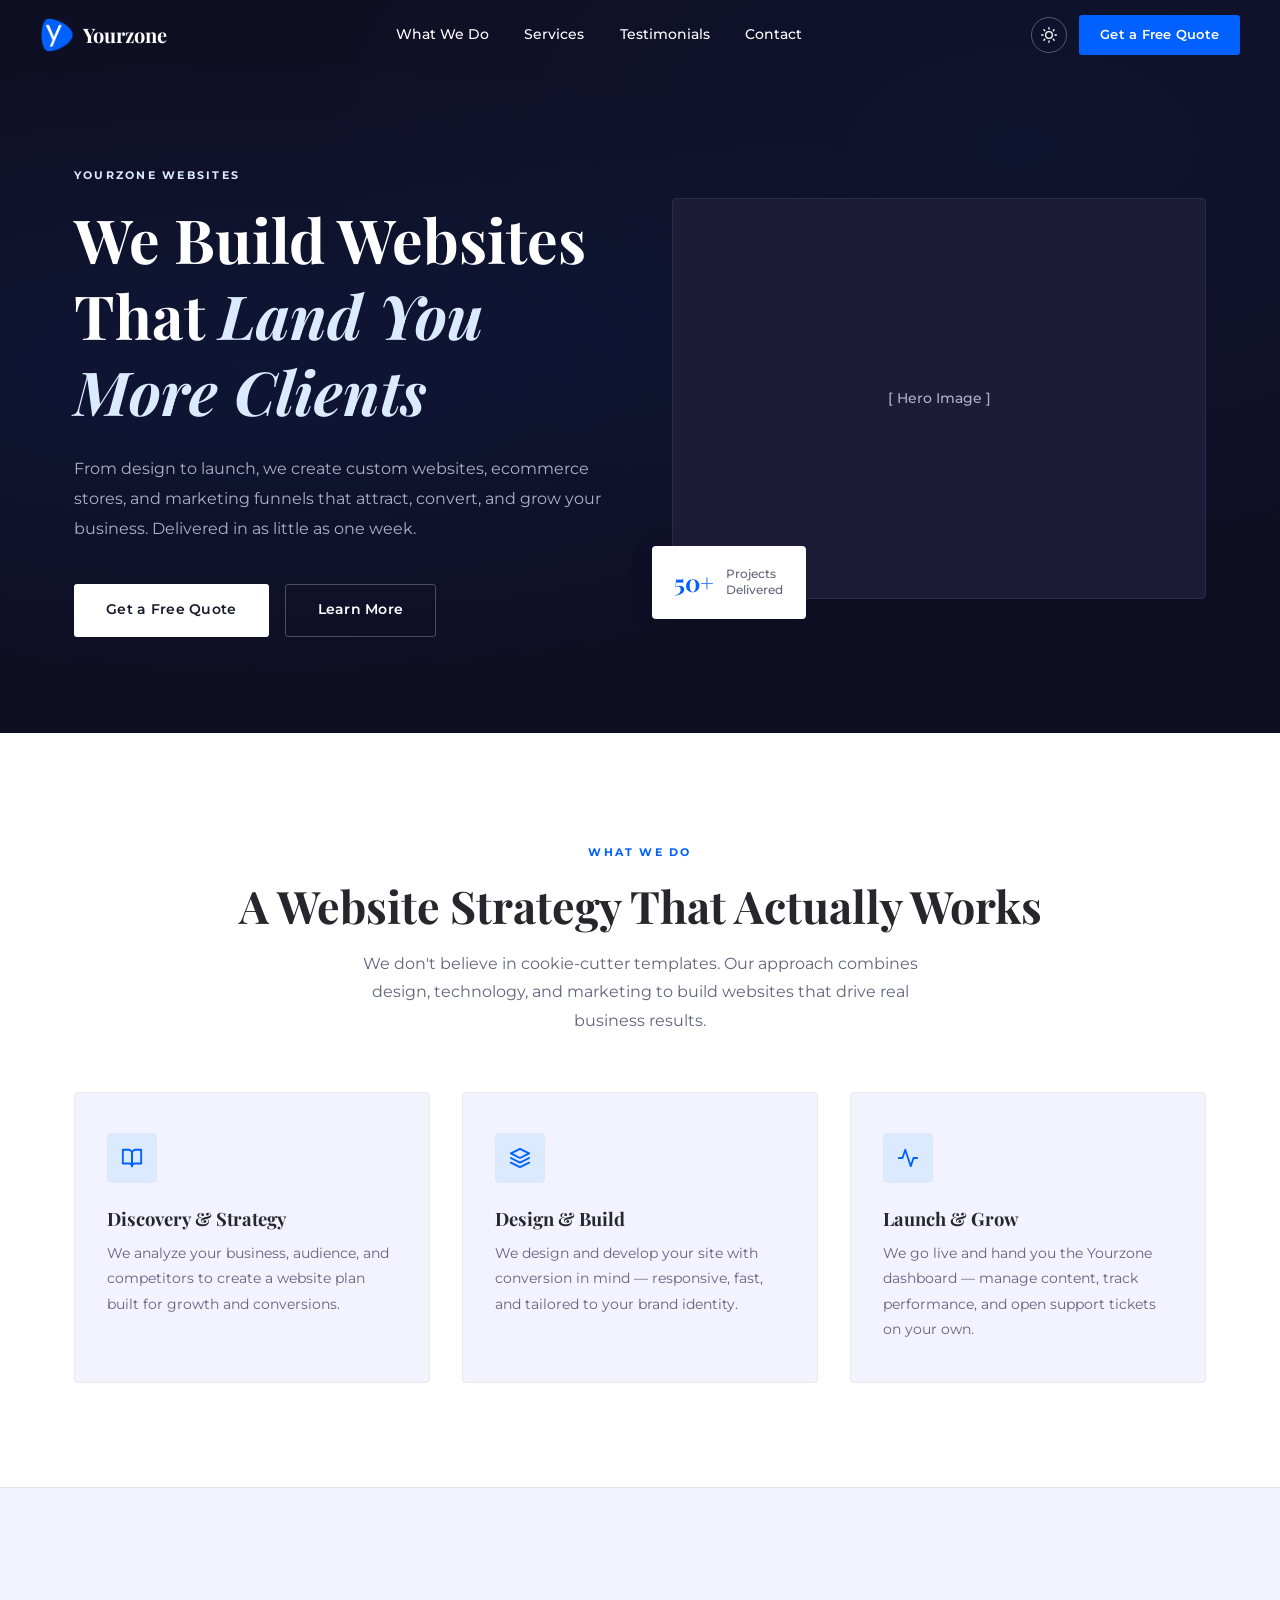
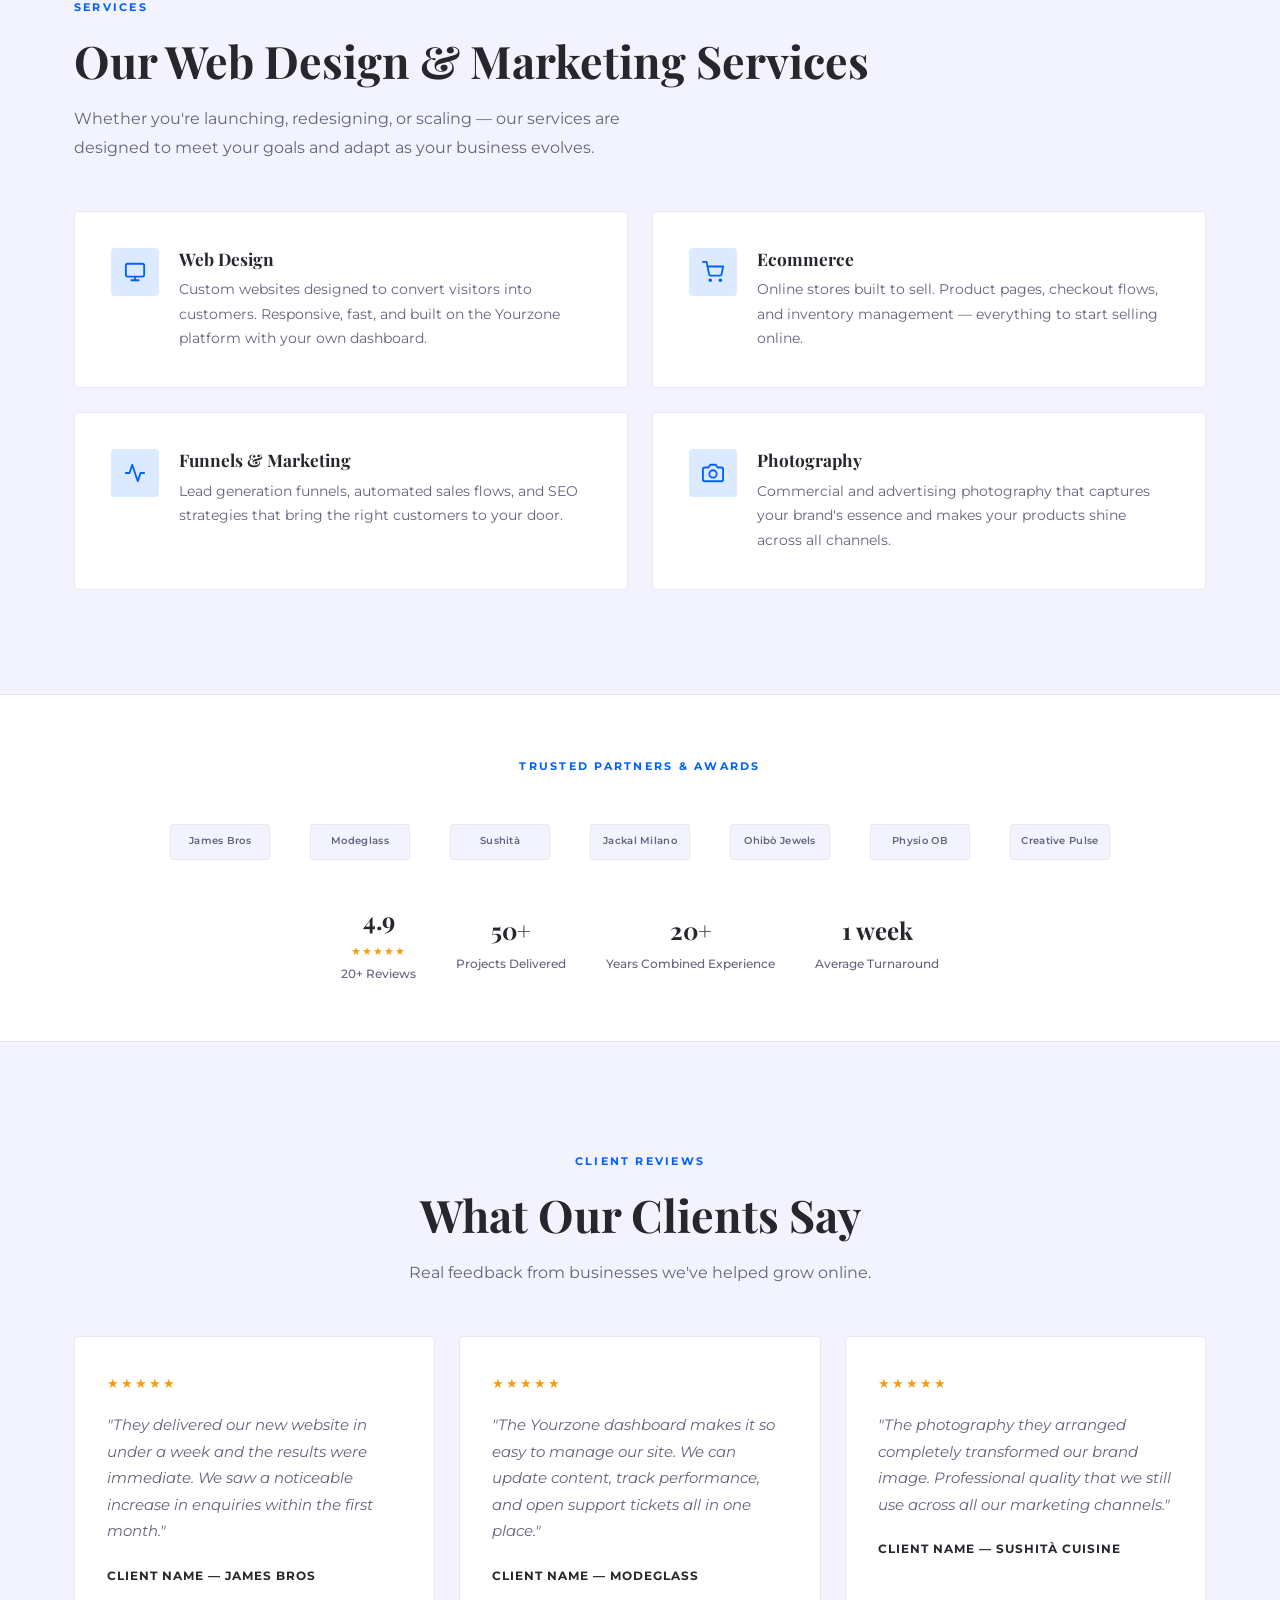
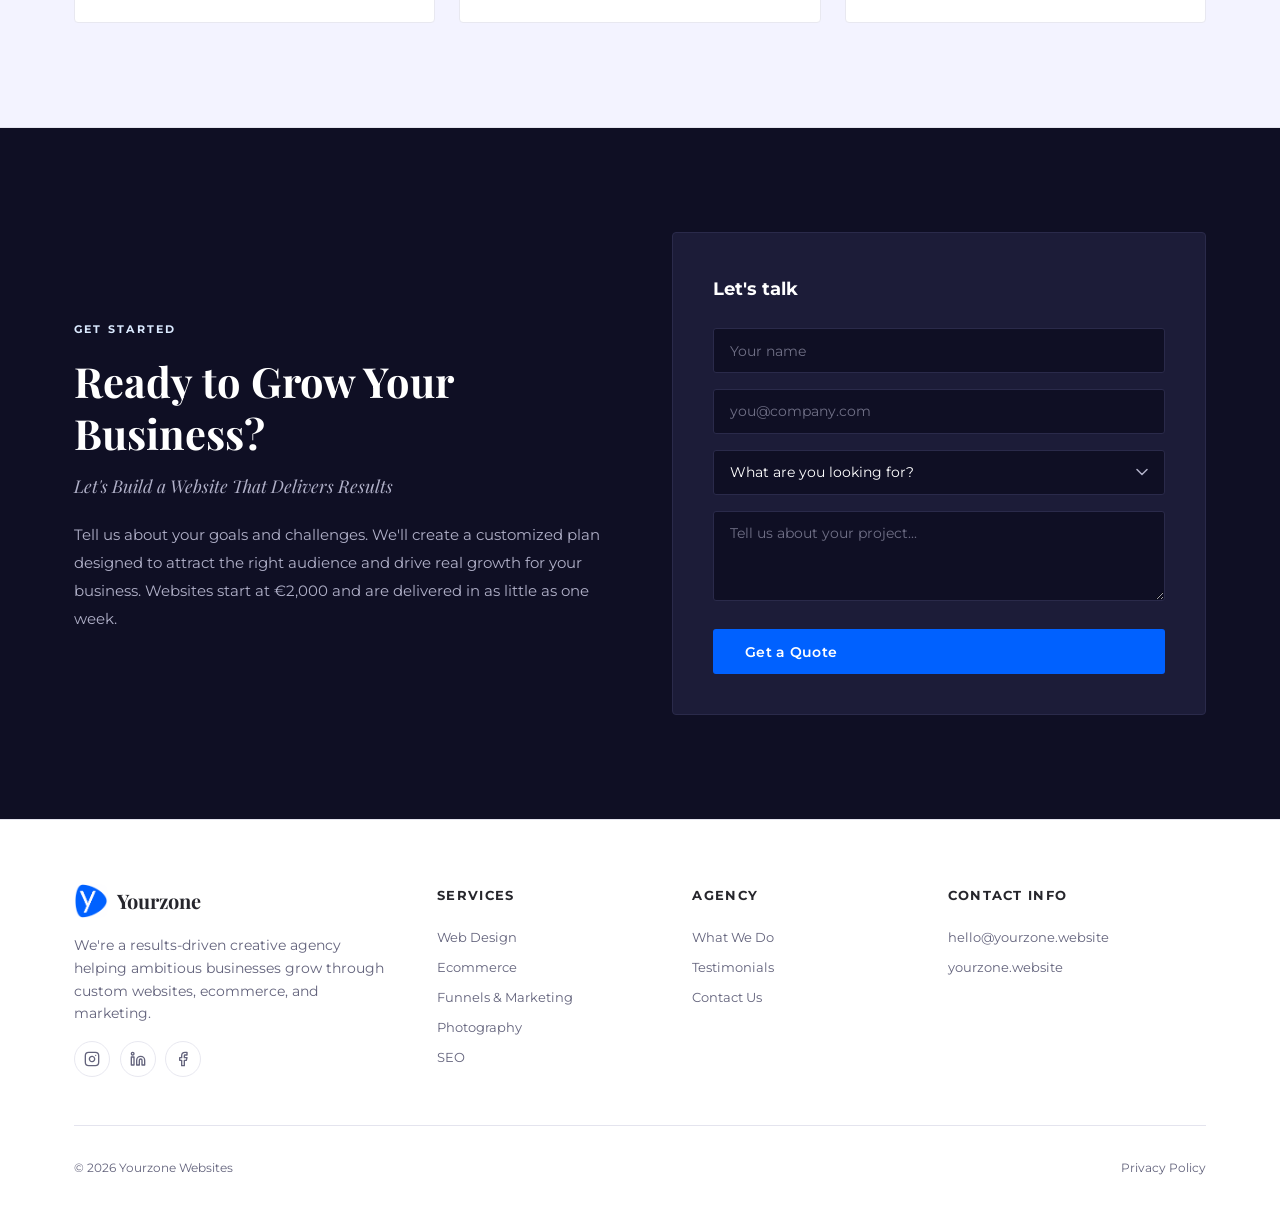
<file: yourzonev3.html>
<!DOCTYPE html>
<html lang="en">
<head>
  <meta charset="UTF-8" />
  <meta name="viewport" content="width=device-width, initial-scale=1.0" />
  <title>Yourzone Websites — We Build Websites That Land You More Clients</title>
  <meta name="description" content="Creative agency specializing in web design, ecommerce, funnels, and photography. Custom websites delivered in 1 week. Starting at €2,000." />
  <link rel="preconnect" href="https://fonts.googleapis.com" />
  <link rel="preconnect" href="https://fonts.gstatic.com" crossorigin />
  <link href="https://fonts.googleapis.com/css2?family=Montserrat:wght@400;500;600;700;800&family=Playfair+Display:ital,wght@0,400;0,600;0,700;1,400;1,600&display=swap" rel="stylesheet" />
  <style>
*, *::before, *::after { box-sizing: border-box; margin: 0; padding: 0; }

:root {
  /* Light theme (default — matching reference) */
  --accent: #0061ff;
  --accent-hover: #004dcc;
  --accent-rgb: 0, 97, 255;
  --accent-subtle: #dbeaff;
  --accent-bg: #f0f4ff;

  --dark: #1a1a2e;
  --dark-deep: #0f0f24;
  --dark-card: #1c1c38;
  --dark-border: #2a2a4a;
  --dark-text: #ffffff;
  --dark-text-secondary: #b0b0c8;

  --text: #26262c;
  --text-secondary: #63637c;
  --bg: #ffffff;
  --bg-alt: #f3f3ff;
  --bg-subtle: #fafafe;
  --border: #e4e4ee;
  --card-bg: #ffffff;
  --card-border: #e8e8f0;
}

html { scroll-behavior: smooth; }

body {
  font-family: 'Montserrat', -apple-system, BlinkMacSystemFont, sans-serif;
  background: var(--bg);
  color: var(--text);
  line-height: 1.7;
  -webkit-font-smoothing: antialiased;
}

h1, h2, h3 {
  font-family: 'Playfair Display', Georgia, serif;
  line-height: 1.25;
  font-weight: 700;
  color: var(--text);
}

h4, h5, h6 {
  font-family: 'Montserrat', sans-serif;
  font-weight: 700;
}

a { color: inherit; text-decoration: none; }
img { max-width: 100%; display: block; }
ul { list-style: none; }

.container {
  max-width: 1180px;
  margin: 0 auto;
  padding: 0 1.5rem;
}

.section {
  padding: 6.5rem 0;
}

.section-label {
  font-family: 'Montserrat', sans-serif;
  font-size: 0.7rem;
  font-weight: 700;
  letter-spacing: 0.2em;
  text-transform: uppercase;
  color: var(--accent);
  margin-bottom: 1rem;
  display: inline-block;
}

.section-title {
  font-size: clamp(1.9rem, 3.8vw, 2.8rem);
  margin-bottom: 1rem;
}

.section-desc {
  font-size: 1rem;
  color: var(--text-secondary);
  max-width: 580px;
  line-height: 1.8;
}

/* ── Buttons ── */
.btn {
  display: inline-flex;
  align-items: center;
  gap: 0.5rem;
  font-family: 'Montserrat', sans-serif;
  font-weight: 600;
  font-size: 0.88rem;
  padding: 0.85rem 2rem;
  border-radius: 3px;
  border: none;
  cursor: pointer;
  transition: all 0.25s ease;
  letter-spacing: 0.02em;
}

.btn-primary {
  background: var(--accent);
  color: #fff;
}

.btn-primary:hover {
  background: var(--accent-hover);
  transform: translateY(-1px);
}

.btn-outline {
  background: transparent;
  color: var(--text);
  border: 1.5px solid var(--border);
}

.btn-outline:hover {
  border-color: var(--accent);
  color: var(--accent);
}

/* Dark variant */
.btn-white {
  background: #fff;
  color: var(--dark);
}

.btn-white:hover {
  background: var(--accent-subtle);
}

.btn-ghost-white {
  background: transparent;
  color: #fff;
  border: 1.5px solid rgba(255,255,255,0.25);
}

.btn-ghost-white:hover {
  border-color: #fff;
}

/* ── Animations ── */
.reveal {
  opacity: 0;
  transform: translateY(28px);
  transition: opacity 0.7s ease, transform 0.7s ease;
}

.reveal.visible {
  opacity: 1;
  transform: translateY(0);
}

/* ══════════════════════════════════════════
   NAV
   ══════════════════════════════════════════ */
.nav {
  position: fixed;
  top: 0; left: 0; right: 0;
  z-index: 1000;
  height: 70px;
  display: flex;
  align-items: center;
  justify-content: space-between;
  padding: 0 2.5rem;
  background: transparent;
  transition: all 0.3s ease;
}

.nav.scrolled {
  background: rgba(255,255,255,0.95);
  backdrop-filter: blur(12px);
  -webkit-backdrop-filter: blur(12px);
  box-shadow: 0 1px 0 var(--border);
}

/* Nav text color: white on hero, dark when scrolled */
.nav .nav-links a,
.nav .nav-logo {
  color: #fff;
  transition: color 0.3s ease;
}

.nav.scrolled .nav-links a,
.nav.scrolled .nav-logo {
  color: var(--text);
}

.nav.scrolled .nav-links a:hover {
  color: var(--accent);
}

.nav.scrolled .nav-hamburger span {
  background: var(--text);
}

.nav-logo {
  display: flex;
  align-items: center;
  gap: 0.55rem;
  font-family: 'Playfair Display', serif;
  font-size: 1.25rem;
  font-weight: 700;
}

.nav-logo img {
  width: 34px; height: 34px;
  border-radius: 6px;
}

.nav-links {
  display: flex;
  align-items: center;
  gap: 2.2rem;
}

.nav-links a {
  font-size: 0.85rem;
  font-weight: 500;
}

.nav-right {
  display: flex;
  align-items: center;
  gap: 0.75rem;
}

.nav-cta {
  font-size: 0.8rem !important;
  padding: 0.55rem 1.3rem !important;
}

/* Theme toggle */
.theme-toggle {
  background: none;
  border: 1.5px solid rgba(255,255,255,0.3);
  border-radius: 50%;
  width: 36px; height: 36px;
  display: flex;
  align-items: center;
  justify-content: center;
  cursor: pointer;
  color: #fff;
  transition: all 0.3s ease;
}

.nav.scrolled .theme-toggle {
  border-color: var(--border);
  color: var(--text-secondary);
}

.theme-toggle:hover {
  border-color: var(--accent);
  color: var(--accent);
}

.theme-toggle .icon-sun { display: block; }
.theme-toggle .icon-moon { display: none; }

.nav-hamburger {
  display: none;
  flex-direction: column;
  gap: 5px;
  cursor: pointer;
  background: none;
  border: none;
  padding: 4px;
}

.nav-hamburger span {
  display: block;
  width: 22px; height: 2px;
  background: #fff;
  border-radius: 2px;
  transition: all 0.3s ease;
}

.mobile-menu {
  display: none;
  position: fixed;
  top: 70px; left: 0; right: 0; bottom: 0;
  background: rgba(255,255,255,0.98);
  backdrop-filter: blur(16px);
  z-index: 999;
  flex-direction: column;
  align-items: center;
  justify-content: center;
  gap: 1.8rem;
}

.mobile-menu.open { display: flex; }

.mobile-menu a {
  font-size: 1.1rem;
  font-weight: 500;
  color: var(--text);
}

.mobile-menu a:hover { color: var(--accent); }

/* ══════════════════════════════════════════
   HERO — Dark background (like reference)
   ══════════════════════════════════════════ */
.hero {
  background: var(--dark-deep);
  color: var(--dark-text);
  padding: 10rem 0 6rem;
  position: relative;
  overflow: hidden;
}

.hero::before {
  content: '';
  position: absolute;
  top: 0; left: 0; right: 0; bottom: 0;
  background:
    radial-gradient(ellipse at 20% 50%, rgba(var(--accent-rgb), 0.08) 0%, transparent 60%),
    radial-gradient(ellipse at 80% 20%, rgba(var(--accent-rgb), 0.05) 0%, transparent 50%);
  pointer-events: none;
}

.hero .container {
  position: relative;
  display: grid;
  grid-template-columns: 1fr 1fr;
  gap: 4rem;
  align-items: center;
}

.hero-content { max-width: 540px; }

.hero .section-label {
  color: var(--accent-subtle);
  animation: fadeUp 0.6s ease forwards;
}

.hero h1 {
  color: #fff;
  font-size: clamp(2.4rem, 5vw, 3.8rem);
  margin-bottom: 1.5rem;
  animation: fadeUp 0.6s ease 0.1s forwards;
  opacity: 0;
}

.hero h1 em {
  color: var(--accent-subtle);
  font-style: italic;
}

.hero-desc {
  color: var(--dark-text-secondary);
  font-size: 1.02rem;
  line-height: 1.85;
  margin-bottom: 2.5rem;
  animation: fadeUp 0.6s ease 0.2s forwards;
  opacity: 0;
}

.hero-buttons {
  display: flex;
  gap: 1rem;
  flex-wrap: wrap;
  animation: fadeUp 0.6s ease 0.3s forwards;
  opacity: 0;
}

.hero-visual {
  animation: fadeUp 0.8s ease 0.15s forwards;
  opacity: 0;
}

.hero-image-box {
  width: 100%;
  aspect-ratio: 4/3;
  background: var(--dark-card);
  border: 1px solid var(--dark-border);
  border-radius: 4px;
  display: flex;
  align-items: center;
  justify-content: center;
  color: var(--dark-text-secondary);
  font-size: 0.85rem;
  font-weight: 500;
  position: relative;
}

.hero-badge {
  position: absolute;
  bottom: -20px; left: -20px;
  background: #fff;
  color: var(--text);
  border-radius: 4px;
  padding: 1rem 1.4rem;
  display: flex;
  align-items: center;
  gap: 0.75rem;
  box-shadow: 0 6px 24px rgba(0,0,0,0.12);
}

.hero-badge strong {
  font-family: 'Playfair Display', serif;
  font-size: 1.5rem;
  color: var(--accent);
}

.hero-badge span {
  font-size: 0.72rem;
  color: var(--text-secondary);
  line-height: 1.4;
  font-weight: 500;
}

@keyframes fadeUp {
  from { opacity: 0; transform: translateY(24px); }
  to { opacity: 1; transform: translateY(0); }
}

/* ══════════════════════════════════════════
   WHAT WE DO — 3 columns (light bg)
   ══════════════════════════════════════════ */
.approach {
  background: var(--bg);
}

.approach-header {
  text-align: center;
  margin-bottom: 3.5rem;
}

.approach-header .section-desc {
  margin: 0 auto;
}

.approach-grid {
  display: grid;
  grid-template-columns: repeat(3, 1fr);
  gap: 2rem;
}

.approach-card {
  padding: 2.5rem 2rem;
  border-radius: 4px;
  background: var(--bg-alt);
  border: 1px solid var(--card-border);
  transition: all 0.3s ease;
}

.approach-card:hover {
  border-color: var(--accent);
  box-shadow: 0 8px 30px rgba(var(--accent-rgb), 0.08);
  transform: translateY(-3px);
}

.approach-icon {
  width: 50px; height: 50px;
  border-radius: 4px;
  background: var(--accent-subtle);
  display: flex;
  align-items: center;
  justify-content: center;
  margin-bottom: 1.5rem;
  color: var(--accent);
}

.approach-card h3 {
  font-size: 1.15rem;
  margin-bottom: 0.7rem;
}

.approach-card p {
  font-size: 0.9rem;
  color: var(--text-secondary);
  line-height: 1.75;
}

/* ══════════════════════════════════════════
   SERVICES — 2x2 grid (alt bg)
   ══════════════════════════════════════════ */
.services-section {
  background: var(--bg-alt);
  border-top: 1px solid var(--border);
  border-bottom: 1px solid var(--border);
}

.services-header {
  margin-bottom: 3rem;
}

.services-grid {
  display: grid;
  grid-template-columns: repeat(2, 1fr);
  gap: 1.5rem;
}

.service-card {
  background: var(--card-bg);
  border: 1px solid var(--card-border);
  border-radius: 4px;
  padding: 2.25rem;
  display: flex;
  gap: 1.25rem;
  align-items: flex-start;
  transition: all 0.3s ease;
}

.service-card:hover {
  border-color: var(--accent);
  box-shadow: 0 8px 28px rgba(var(--accent-rgb), 0.07);
  transform: translateY(-2px);
}

.service-icon {
  width: 48px; height: 48px;
  border-radius: 4px;
  background: var(--accent-subtle);
  display: flex;
  align-items: center;
  justify-content: center;
  flex-shrink: 0;
  color: var(--accent);
}

.service-body h3 {
  font-size: 1.08rem;
  margin-bottom: 0.5rem;
}

.service-body p {
  font-size: 0.88rem;
  color: var(--text-secondary);
  line-height: 1.75;
}

/* ══════════════════════════════════════════
   LOGOS & RATINGS BAR
   ══════════════════════════════════════════ */
.logos-bar {
  background: var(--bg);
  padding: 3.5rem 0;
  border-bottom: 1px solid var(--border);
}

.logos-label {
  text-align: center;
  margin-bottom: 2rem;
}

.logos-row {
  display: flex;
  align-items: center;
  justify-content: center;
  gap: 2.5rem;
  flex-wrap: wrap;
  margin-bottom: 2.5rem;
}

.logo-placeholder {
  width: 100px; height: 36px;
  border-radius: 3px;
  background: var(--bg-alt);
  border: 1px solid var(--card-border);
  display: flex;
  align-items: center;
  justify-content: center;
  font-size: 0.6rem;
  font-weight: 600;
  color: var(--text-secondary);
  letter-spacing: 0.03em;
}

.ratings-row {
  display: flex;
  align-items: center;
  justify-content: center;
  gap: 2.5rem;
  flex-wrap: wrap;
}

.rating-item {
  text-align: center;
}

.rating-item .number {
  font-family: 'Playfair Display', serif;
  font-size: 1.5rem;
  font-weight: 700;
  color: var(--text);
}

.rating-item .stars {
  color: #f59e0b;
  font-size: 0.7rem;
  display: block;
  margin-top: 2px;
  letter-spacing: 1px;
}

.rating-item .label {
  font-size: 0.72rem;
  color: var(--text-secondary);
  margin-top: 4px;
  font-weight: 500;
}

/* ══════════════════════════════════════════
   TESTIMONIALS
   ══════════════════════════════════════════ */
.testimonials {
  background: var(--bg-alt);
  border-bottom: 1px solid var(--border);
}

.testimonials-header {
  text-align: center;
  margin-bottom: 3rem;
}

.testimonials-header .section-desc {
  margin: 0 auto;
}

.testimonials-grid {
  display: grid;
  grid-template-columns: repeat(3, 1fr);
  gap: 1.5rem;
}

.testimonial-card {
  background: var(--card-bg);
  border: 1px solid var(--card-border);
  border-radius: 4px;
  padding: 2.25rem 2rem;
}

.testimonial-stars {
  color: #f59e0b;
  font-size: 0.8rem;
  margin-bottom: 1.1rem;
  letter-spacing: 2px;
}

.testimonial-card blockquote {
  font-size: 0.92rem;
  color: var(--text-secondary);
  line-height: 1.8;
  margin-bottom: 1.25rem;
  font-style: italic;
}

.testimonial-author {
  font-family: 'Montserrat', sans-serif;
  font-size: 0.78rem;
  font-weight: 700;
  text-transform: uppercase;
  letter-spacing: 0.08em;
  color: var(--text);
}

/* ══════════════════════════════════════════
   CTA — Dark section (like reference)
   ══════════════════════════════════════════ */
.cta-section {
  background: var(--dark-deep);
  color: var(--dark-text);
}

.cta-section .container {
  display: grid;
  grid-template-columns: 1fr 1fr;
  gap: 4rem;
  align-items: center;
}

.cta-content .section-label {
  color: var(--accent-subtle);
}

.cta-content .section-title {
  color: #fff;
  font-size: clamp(1.8rem, 3.5vw, 2.6rem);
}

.cta-content h3 {
  color: var(--dark-text-secondary);
  font-family: 'Playfair Display', serif;
  font-size: 1.1rem;
  font-weight: 400;
  font-style: italic;
  margin-bottom: 1.5rem;
}

.cta-content p {
  color: var(--dark-text-secondary);
  font-size: 0.95rem;
  line-height: 1.85;
}

.cta-form-card {
  background: var(--dark-card);
  border: 1px solid var(--dark-border);
  border-radius: 4px;
  padding: 2.5rem;
}

.cta-form-card h4 {
  font-size: 1.15rem;
  color: #fff;
  margin-bottom: 1.5rem;
}

.form-group {
  margin-bottom: 1rem;
}

.form-group input,
.form-group select,
.form-group textarea {
  width: 100%;
  padding: 0.78rem 1rem;
  background: var(--dark-deep);
  border: 1px solid var(--dark-border);
  border-radius: 3px;
  color: #fff;
  font-family: 'Montserrat', sans-serif;
  font-size: 0.88rem;
  transition: border-color 0.3s ease;
  outline: none;
}

.form-group input:focus,
.form-group select:focus,
.form-group textarea:focus {
  border-color: var(--accent);
}

.form-group textarea {
  min-height: 90px;
  resize: vertical;
}

.form-group select {
  appearance: none;
  background-image: url("data:image/svg+xml,%3Csvg xmlns='http://www.w3.org/2000/svg' width='12' height='8' fill='none'%3E%3Cpath d='M1 1.5l5 5 5-5' stroke='%23b0b0c8' stroke-width='1.5' stroke-linecap='round' stroke-linejoin='round'/%3E%3C/svg%3E");
  background-repeat: no-repeat;
  background-position: right 1rem center;
  padding-right: 2.5rem;
}

.form-group input::placeholder,
.form-group textarea::placeholder {
  color: var(--dark-text-secondary);
  opacity: 0.6;
}

.form-submit { width: 100%; margin-top: 0.25rem; }

/* ══════════════════════════════════════════
   FOOTER — Light
   ══════════════════════════════════════════ */
.footer {
  background: var(--bg);
  padding: 4rem 0 2rem;
  border-top: 1px solid var(--border);
}

.footer-grid {
  display: grid;
  grid-template-columns: 1.5fr 1fr 1fr 1.2fr;
  gap: 2.5rem;
  margin-bottom: 3rem;
}

.footer-brand p {
  font-size: 0.86rem;
  color: var(--text-secondary);
  margin-top: 1rem;
  line-height: 1.65;
}

.footer-social {
  display: flex;
  gap: 0.6rem;
  margin-top: 1rem;
}

.footer-social a {
  width: 36px; height: 36px;
  border-radius: 50%;
  border: 1px solid var(--card-border);
  display: flex;
  align-items: center;
  justify-content: center;
  color: var(--text-secondary);
  transition: all 0.25s ease;
}

.footer-social a:hover {
  border-color: var(--accent);
  color: var(--accent);
}

.footer h4 {
  font-size: 0.82rem;
  font-weight: 700;
  margin-bottom: 1rem;
  text-transform: uppercase;
  letter-spacing: 0.1em;
}

.footer-links a {
  display: block;
  font-size: 0.84rem;
  color: var(--text-secondary);
  padding: 0.22rem 0;
  transition: color 0.25s ease;
}

.footer-links a:hover { color: var(--accent); }

.footer-bottom {
  display: flex;
  align-items: center;
  justify-content: space-between;
  padding-top: 2rem;
  border-top: 1px solid var(--border);
  font-size: 0.76rem;
  color: var(--text-secondary);
}

.footer-bottom a { color: var(--text-secondary); }
.footer-bottom a:hover { color: var(--accent); }

/* ══════════════════════════════════════════
   DARK THEME OVERRIDE
   ══════════════════════════════════════════ */
[data-theme="dark"] {
  --text: #f0f0f5;
  --text-secondary: #9a9ab0;
  --bg: #0a0a12;
  --bg-alt: #10101a;
  --bg-subtle: #141420;
  --border: #222233;
  --card-bg: #131322;
  --card-border: #1e1e32;
  --accent-subtle: #1a3060;
  --accent-bg: #0e1a30;
}

[data-theme="dark"] .nav .nav-links a,
[data-theme="dark"] .nav .nav-logo {
  color: #fff;
}

[data-theme="dark"] .nav.scrolled {
  background: rgba(10, 10, 18, 0.95);
  box-shadow: 0 1px 0 var(--border);
}

[data-theme="dark"] .nav.scrolled .nav-links a,
[data-theme="dark"] .nav.scrolled .nav-logo {
  color: var(--text);
}

[data-theme="dark"] .nav.scrolled .nav-links a:hover {
  color: var(--accent);
}

[data-theme="dark"] .nav.scrolled .theme-toggle {
  border-color: var(--border);
  color: var(--text-secondary);
}

[data-theme="dark"] .nav.scrolled .nav-hamburger span {
  background: var(--text);
}

[data-theme="dark"] .mobile-menu {
  background: rgba(10, 10, 18, 0.98);
}

[data-theme="dark"] .mobile-menu a {
  color: var(--text-secondary);
}

[data-theme="dark"] .hero-badge {
  background: var(--card-bg);
  color: var(--text);
  box-shadow: 0 6px 24px rgba(0,0,0,0.4);
}

[data-theme="dark"] .hero-badge span {
  color: var(--text-secondary);
}

[data-theme="dark"] .service-card:hover,
[data-theme="dark"] .approach-card:hover {
  box-shadow: 0 8px 30px rgba(0,0,0,0.3);
}

[data-theme="dark"] .theme-toggle .icon-sun { display: none; }
[data-theme="dark"] .theme-toggle .icon-moon { display: block; }

/* ══════════════════════════════════════════
   RESPONSIVE
   ══════════════════════════════════════════ */
@media (max-width: 1024px) {
  .hero .container { grid-template-columns: 1fr; text-align: center; }
  .hero-content { max-width: 100%; }
  .hero-buttons { justify-content: center; }
  .hero-visual { max-width: 480px; margin: 2rem auto 0; }
  .approach-grid { grid-template-columns: 1fr; }
  .services-grid { grid-template-columns: 1fr; }
  .cta-section .container { grid-template-columns: 1fr; }
  .footer-grid { grid-template-columns: repeat(2, 1fr); }
}

@media (max-width: 768px) {
  .nav-links { display: none; }
  .nav-hamburger { display: flex; }
  .section { padding: 4.5rem 0; }
  .hero { padding: 7rem 0 4rem; }
  .hero h1 { font-size: clamp(1.9rem, 7vw, 2.8rem); }
  .hero-badge { position: relative; bottom: auto; left: auto; margin-top: 1.5rem; display: inline-flex; }
  .testimonials-grid { grid-template-columns: 1fr; }
  .footer-grid { grid-template-columns: 1fr; gap: 2rem; }
  .footer-bottom { flex-direction: column; gap: 0.5rem; text-align: center; }
  .logos-row { gap: 1.25rem; }
  .ratings-row { gap: 1.25rem; }
}
  </style>
</head>
<body>

<!-- ── Nav ── -->
<nav class="nav" id="nav">
  <a href="#" class="nav-logo">
    <img src="logo.png" alt="Yourzone" />
    Yourzone
  </a>
  <div class="nav-links">
    <a href="#approach">What We Do</a>
    <a href="#services">Services</a>
    <a href="#testimonials">Testimonials</a>
    <a href="#contact">Contact</a>
  </div>
  <div class="nav-right">
    <button class="theme-toggle" id="themeToggle" aria-label="Toggle theme">
      <svg class="icon-sun" width="16" height="16" viewBox="0 0 24 24" fill="none" stroke="currentColor" stroke-width="2" stroke-linecap="round" stroke-linejoin="round"><circle cx="12" cy="12" r="5"/><line x1="12" y1="1" x2="12" y2="3"/><line x1="12" y1="21" x2="12" y2="23"/><line x1="4.22" y1="4.22" x2="5.64" y2="5.64"/><line x1="18.36" y1="18.36" x2="19.78" y2="19.78"/><line x1="1" y1="12" x2="3" y2="12"/><line x1="21" y1="12" x2="23" y2="12"/><line x1="4.22" y1="19.78" x2="5.64" y2="18.36"/><line x1="18.36" y1="5.64" x2="19.78" y2="4.22"/></svg>
      <svg class="icon-moon" width="16" height="16" viewBox="0 0 24 24" fill="none" stroke="currentColor" stroke-width="2" stroke-linecap="round" stroke-linejoin="round"><path d="M21 12.79A9 9 0 1111.21 3 7 7 0 0021 12.79z"/></svg>
    </button>
    <a href="#contact" class="btn btn-primary nav-cta">Get a Free Quote</a>
  </div>
  <button class="nav-hamburger" id="hamburger" aria-label="Open menu">
    <span></span><span></span><span></span>
  </button>
</nav>

<!-- ── Mobile Menu ── -->
<div class="mobile-menu" id="mobileMenu">
  <a href="#approach" class="mobile-link">What We Do</a>
  <a href="#services" class="mobile-link">Services</a>
  <a href="#testimonials" class="mobile-link">Testimonials</a>
  <a href="#contact" class="mobile-link">Contact</a>
  <button class="theme-toggle" id="themeToggleMobile" aria-label="Toggle theme">
    <svg class="icon-sun" width="16" height="16" viewBox="0 0 24 24" fill="none" stroke="currentColor" stroke-width="2" stroke-linecap="round" stroke-linejoin="round"><circle cx="12" cy="12" r="5"/><line x1="12" y1="1" x2="12" y2="3"/><line x1="12" y1="21" x2="12" y2="23"/><line x1="4.22" y1="4.22" x2="5.64" y2="5.64"/><line x1="18.36" y1="18.36" x2="19.78" y2="19.78"/><line x1="1" y1="12" x2="3" y2="12"/><line x1="21" y1="12" x2="23" y2="12"/><line x1="4.22" y1="19.78" x2="5.64" y2="18.36"/><line x1="18.36" y1="5.64" x2="19.78" y2="4.22"/></svg>
    <svg class="icon-moon" width="16" height="16" viewBox="0 0 24 24" fill="none" stroke="currentColor" stroke-width="2" stroke-linecap="round" stroke-linejoin="round"><path d="M21 12.79A9 9 0 1111.21 3 7 7 0 0021 12.79z"/></svg>
  </button>
  <a href="#contact" class="btn btn-primary">Get a Free Quote</a>
</div>

<!-- ══════════════════════════════════════════
     HERO — Dark background
     ══════════════════════════════════════════ -->
<section class="hero">
  <div class="container">
    <div class="hero-content">
      <div class="section-label">Yourzone Websites</div>
      <h1>We Build Websites That <em>Land You More Clients</em></h1>
      <p class="hero-desc">From design to launch, we create custom websites, ecommerce stores, and marketing funnels that attract, convert, and grow your business. Delivered in as little as one week.</p>
      <div class="hero-buttons">
        <a href="#contact" class="btn btn-white">Get a Free Quote</a>
        <a href="#services" class="btn btn-ghost-white">Learn More</a>
      </div>
    </div>
    <div class="hero-visual">
      <div class="hero-image-box">[ Hero Image ]</div>
      <div class="hero-badge">
        <strong>50+</strong>
        <span>Projects<br/>Delivered</span>
      </div>
    </div>
  </div>
</section>

<!-- ══════════════════════════════════════════
     WHAT WE DO — 3 columns, light bg
     ══════════════════════════════════════════ -->
<section class="section approach" id="approach">
  <div class="container">
    <div class="approach-header reveal">
      <div class="section-label">What We Do</div>
      <h2 class="section-title">A Website Strategy That Actually Works</h2>
      <p class="section-desc">We don't believe in cookie-cutter templates. Our approach combines design, technology, and marketing to build websites that drive real business results.</p>
    </div>
    <div class="approach-grid">
      <div class="approach-card reveal">
        <div class="approach-icon">
          <svg width="22" height="22" viewBox="0 0 24 24" fill="none" stroke="currentColor" stroke-width="2" stroke-linecap="round" stroke-linejoin="round"><path d="M2 3h6a4 4 0 014 4v14a3 3 0 00-3-3H2z"/><path d="M22 3h-6a4 4 0 00-4 4v14a3 3 0 013-3h7z"/></svg>
        </div>
        <h3>Discovery & Strategy</h3>
        <p>We analyze your business, audience, and competitors to create a website plan built for growth and conversions.</p>
      </div>
      <div class="approach-card reveal">
        <div class="approach-icon">
          <svg width="22" height="22" viewBox="0 0 24 24" fill="none" stroke="currentColor" stroke-width="2" stroke-linecap="round" stroke-linejoin="round"><polygon points="12 2 2 7 12 12 22 7 12 2"/><polyline points="2 17 12 22 22 17"/><polyline points="2 12 12 17 22 12"/></svg>
        </div>
        <h3>Design & Build</h3>
        <p>We design and develop your site with conversion in mind — responsive, fast, and tailored to your brand identity.</p>
      </div>
      <div class="approach-card reveal">
        <div class="approach-icon">
          <svg width="22" height="22" viewBox="0 0 24 24" fill="none" stroke="currentColor" stroke-width="2" stroke-linecap="round" stroke-linejoin="round"><polyline points="22 12 18 12 15 21 9 3 6 12 2 12"/></svg>
        </div>
        <h3>Launch & Grow</h3>
        <p>We go live and hand you the Yourzone dashboard — manage content, track performance, and open support tickets on your own.</p>
      </div>
    </div>
  </div>
</section>

<!-- ══════════════════════════════════════════
     SERVICES — 2x2 grid, alt bg
     ══════════════════════════════════════════ -->
<section class="section services-section" id="services">
  <div class="container">
    <div class="services-header reveal">
      <div class="section-label">Services</div>
      <h2 class="section-title">Our Web Design & Marketing Services</h2>
      <p class="section-desc">Whether you're launching, redesigning, or scaling — our services are designed to meet your goals and adapt as your business evolves.</p>
    </div>
    <div class="services-grid">
      <div class="service-card reveal">
        <div class="service-icon">
          <svg width="22" height="22" viewBox="0 0 24 24" fill="none" stroke="currentColor" stroke-width="2" stroke-linecap="round" stroke-linejoin="round"><rect x="2" y="3" width="20" height="14" rx="2"/><line x1="8" y1="21" x2="16" y2="21"/><line x1="12" y1="17" x2="12" y2="21"/></svg>
        </div>
        <div class="service-body">
          <h3>Web Design</h3>
          <p>Custom websites designed to convert visitors into customers. Responsive, fast, and built on the Yourzone platform with your own dashboard.</p>
        </div>
      </div>
      <div class="service-card reveal">
        <div class="service-icon">
          <svg width="22" height="22" viewBox="0 0 24 24" fill="none" stroke="currentColor" stroke-width="2" stroke-linecap="round" stroke-linejoin="round"><circle cx="9" cy="21" r="1"/><circle cx="20" cy="21" r="1"/><path d="M1 1h4l2.68 13.39a2 2 0 002 1.61h9.72a2 2 0 002-1.61L23 6H6"/></svg>
        </div>
        <div class="service-body">
          <h3>Ecommerce</h3>
          <p>Online stores built to sell. Product pages, checkout flows, and inventory management — everything to start selling online.</p>
        </div>
      </div>
      <div class="service-card reveal">
        <div class="service-icon">
          <svg width="22" height="22" viewBox="0 0 24 24" fill="none" stroke="currentColor" stroke-width="2" stroke-linecap="round" stroke-linejoin="round"><path d="M22 12h-4l-3 9L9 3l-3 9H2"/></svg>
        </div>
        <div class="service-body">
          <h3>Funnels & Marketing</h3>
          <p>Lead generation funnels, automated sales flows, and SEO strategies that bring the right customers to your door.</p>
        </div>
      </div>
      <div class="service-card reveal">
        <div class="service-icon">
          <svg width="22" height="22" viewBox="0 0 24 24" fill="none" stroke="currentColor" stroke-width="2" stroke-linecap="round" stroke-linejoin="round"><path d="M23 19a2 2 0 01-2 2H3a2 2 0 01-2-2V8a2 2 0 012-2h4l2-3h6l2 3h4a2 2 0 012 2z"/><circle cx="12" cy="13" r="4"/></svg>
        </div>
        <div class="service-body">
          <h3>Photography</h3>
          <p>Commercial and advertising photography that captures your brand's essence and makes your products shine across all channels.</p>
        </div>
      </div>
    </div>
  </div>
</section>

<!-- ══════════════════════════════════════════
     LOGOS & RATINGS
     ══════════════════════════════════════════ -->
<section class="logos-bar">
  <div class="container">
    <div class="logos-label reveal">
      <div class="section-label">Trusted Partners &amp; Awards</div>
    </div>
    <div class="logos-row reveal">
      <div class="logo-placeholder">James Bros</div>
      <div class="logo-placeholder">Modeglass</div>
      <div class="logo-placeholder">Sushità</div>
      <div class="logo-placeholder">Jackal Milano</div>
      <div class="logo-placeholder">Ohibò Jewels</div>
      <div class="logo-placeholder">Physio OB</div>
      <div class="logo-placeholder">Creative Pulse</div>
    </div>
    <div class="ratings-row reveal">
      <div class="rating-item">
        <div class="number">4.9</div>
        <span class="stars">★★★★★</span>
        <div class="label">20+ Reviews</div>
      </div>
      <div class="rating-item">
        <div class="number">50+</div>
        <div class="label">Projects Delivered</div>
      </div>
      <div class="rating-item">
        <div class="number">20+</div>
        <div class="label">Years Combined Experience</div>
      </div>
      <div class="rating-item">
        <div class="number">1 week</div>
        <div class="label">Average Turnaround</div>
      </div>
    </div>
  </div>
</section>

<!-- ══════════════════════════════════════════
     TESTIMONIALS
     ══════════════════════════════════════════ -->
<section class="section testimonials" id="testimonials">
  <div class="container">
    <div class="testimonials-header reveal">
      <div class="section-label">Client Reviews</div>
      <h2 class="section-title">What Our Clients Say</h2>
      <p class="section-desc">Real feedback from businesses we've helped grow online.</p>
    </div>
    <div class="testimonials-grid">
      <div class="testimonial-card reveal">
        <div class="testimonial-stars">★★★★★</div>
        <blockquote>"They delivered our new website in under a week and the results were immediate. We saw a noticeable increase in enquiries within the first month."</blockquote>
        <div class="testimonial-author">Client Name — James Bros</div>
      </div>
      <div class="testimonial-card reveal">
        <div class="testimonial-stars">★★★★★</div>
        <blockquote>"The Yourzone dashboard makes it so easy to manage our site. We can update content, track performance, and open support tickets all in one place."</blockquote>
        <div class="testimonial-author">Client Name — Modeglass</div>
      </div>
      <div class="testimonial-card reveal">
        <div class="testimonial-stars">★★★★★</div>
        <blockquote>"The photography they arranged completely transformed our brand image. Professional quality that we still use across all our marketing channels."</blockquote>
        <div class="testimonial-author">Client Name — Sushità Cuisine</div>
      </div>
    </div>
  </div>
</section>

<!-- ══════════════════════════════════════════
     CTA + FORM — Dark section
     ══════════════════════════════════════════ -->
<section class="section cta-section" id="contact">
  <div class="container">
    <div class="cta-content reveal">
      <div class="section-label">Get Started</div>
      <h2 class="section-title">Ready to Grow Your Business?</h2>
      <h3>Let's Build a Website That Delivers Results</h3>
      <p>Tell us about your goals and challenges. We'll create a customized plan designed to attract the right audience and drive real growth for your business. Websites start at €2,000 and are delivered in as little as one week.</p>
    </div>
    <div class="cta-form-card reveal">
      <h4>Let's talk</h4>
      <form onsubmit="return false;">
        <div class="form-group">
          <input type="text" name="name" placeholder="Your name" required />
        </div>
        <div class="form-group">
          <input type="email" name="email" placeholder="you@company.com" required />
        </div>
        <div class="form-group">
          <select name="service" required>
            <option value="" disabled selected>What are you looking for?</option>
            <option value="website">Website</option>
            <option value="ecommerce">Ecommerce</option>
            <option value="funnel">Funnel</option>
            <option value="photography">Photography</option>
            <option value="not-sure">Not sure yet</option>
          </select>
        </div>
        <div class="form-group">
          <textarea name="message" placeholder="Tell us about your project..."></textarea>
        </div>
        <button type="submit" class="btn btn-primary form-submit">Get a Quote</button>
      </form>
    </div>
  </div>
</section>

<!-- ══════════════════════════════════════════
     FOOTER — Light
     ══════════════════════════════════════════ -->
<footer class="footer">
  <div class="container">
    <div class="footer-grid">
      <div class="footer-brand">
        <a href="#" class="nav-logo" style="color: var(--text);">
          <img src="logo.png" alt="Yourzone" width="30" height="30" />
          Yourzone
        </a>
        <p>We're a results-driven creative agency helping ambitious businesses grow through custom websites, ecommerce, and marketing.</p>
        <div class="footer-social">
          <a href="#" aria-label="Instagram">
            <svg width="16" height="16" viewBox="0 0 24 24" fill="none" stroke="currentColor" stroke-width="2" stroke-linecap="round" stroke-linejoin="round"><rect x="2" y="2" width="20" height="20" rx="5"/><path d="M16 11.37A4 4 0 1112.63 8 4 4 0 0116 11.37z"/><line x1="17.5" y1="6.5" x2="17.51" y2="6.5"/></svg>
          </a>
          <a href="#" aria-label="LinkedIn">
            <svg width="16" height="16" viewBox="0 0 24 24" fill="none" stroke="currentColor" stroke-width="2" stroke-linecap="round" stroke-linejoin="round"><path d="M16 8a6 6 0 016 6v7h-4v-7a2 2 0 00-4 0v7h-4v-7a6 6 0 016-6z"/><rect x="2" y="9" width="4" height="12"/><circle cx="4" cy="4" r="2"/></svg>
          </a>
          <a href="#" aria-label="Facebook">
            <svg width="16" height="16" viewBox="0 0 24 24" fill="none" stroke="currentColor" stroke-width="2" stroke-linecap="round" stroke-linejoin="round"><path d="M18 2h-3a5 5 0 00-5 5v3H7v4h3v8h4v-8h3l1-4h-4V7a1 1 0 011-1h3z"/></svg>
          </a>
        </div>
      </div>
      <div>
        <h4>Services</h4>
        <div class="footer-links">
          <a href="#services">Web Design</a>
          <a href="#services">Ecommerce</a>
          <a href="#services">Funnels & Marketing</a>
          <a href="#services">Photography</a>
          <a href="#services">SEO</a>
        </div>
      </div>
      <div>
        <h4>Agency</h4>
        <div class="footer-links">
          <a href="#approach">What We Do</a>
          <a href="#testimonials">Testimonials</a>
          <a href="#contact">Contact Us</a>
        </div>
      </div>
      <div>
        <h4>Contact Info</h4>
        <div class="footer-links">
          <a href="mailto:hello@yourzone.website">hello@yourzone.website</a>
          <a href="https://yourzone.website" target="_blank" rel="noopener">yourzone.website</a>
        </div>
      </div>
    </div>
    <div class="footer-bottom">
      <span>&copy; 2026 Yourzone Websites</span>
      <a href="#">Privacy Policy</a>
    </div>
  </div>
</footer>

<script>
// ── Theme ──
function setTheme(t) {
  if (t === 'dark') document.documentElement.setAttribute('data-theme', 'dark');
  else document.documentElement.removeAttribute('data-theme');
  localStorage.setItem('yz-theme', t);
}
function toggleTheme() {
  setTheme(document.documentElement.getAttribute('data-theme') === 'dark' ? 'light' : 'dark');
}
var saved = localStorage.getItem('yz-theme');
if (saved) setTheme(saved);

document.getElementById('themeToggle').addEventListener('click', toggleTheme);
document.getElementById('themeToggleMobile').addEventListener('click', toggleTheme);

// ── Nav scroll ──
var nav = document.getElementById('nav');
window.addEventListener('scroll', function() {
  nav.classList.toggle('scrolled', window.scrollY > 60);
});

// ── Mobile menu ──
var hamburger = document.getElementById('hamburger');
var mobileMenu = document.getElementById('mobileMenu');
hamburger.addEventListener('click', function() { mobileMenu.classList.toggle('open'); });
document.querySelectorAll('.mobile-link').forEach(function(a) {
  a.addEventListener('click', function() { mobileMenu.classList.remove('open'); });
});

// ── Scroll reveal ──
var ro = new IntersectionObserver(function(entries) {
  entries.forEach(function(e) {
    if (e.isIntersecting) {
      var siblings = e.target.parentElement.querySelectorAll('.reveal');
      var idx = Array.from(siblings).indexOf(e.target);
      setTimeout(function() { e.target.classList.add('visible'); }, idx * 100);
      ro.unobserve(e.target);
    }
  });
}, { threshold: 0.08, rootMargin: '0px 0px -30px 0px' });
document.querySelectorAll('.reveal').forEach(function(el) { ro.observe(el); });
</script>
</body>
</html>
</file>
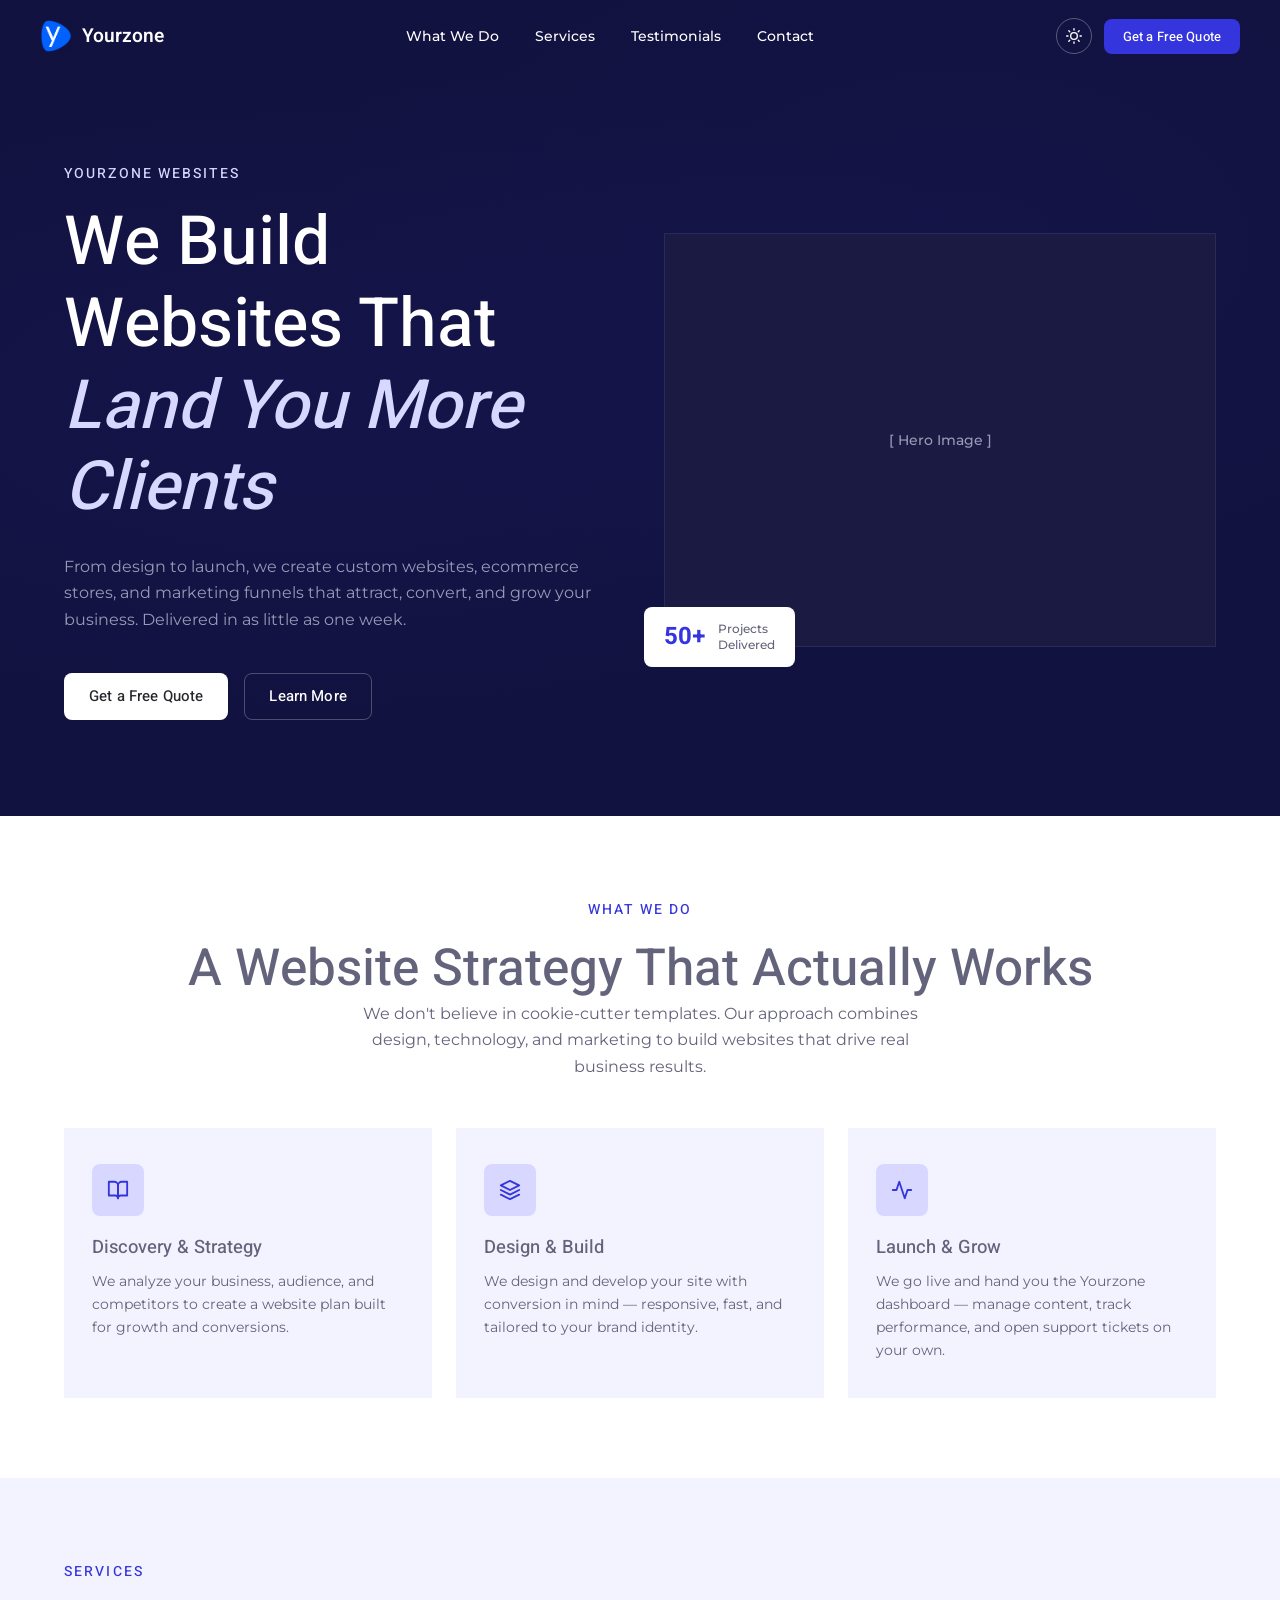
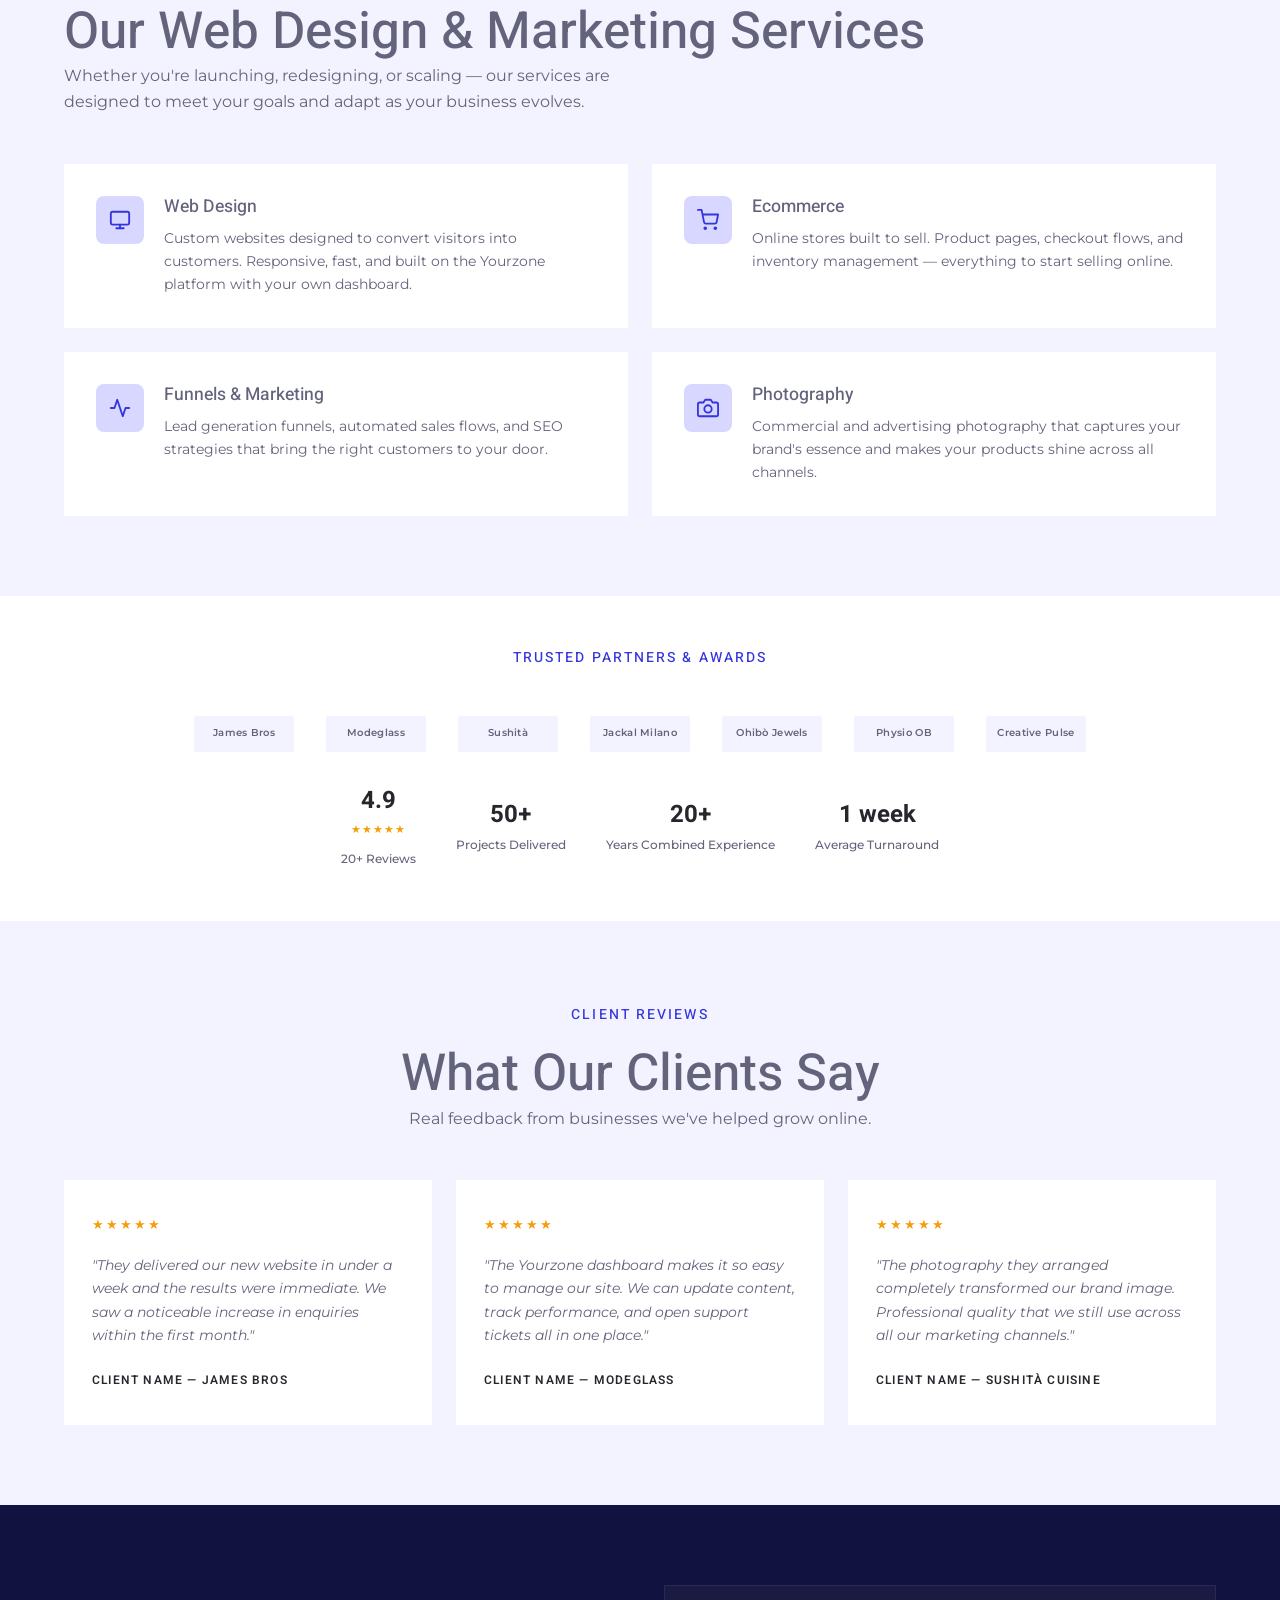
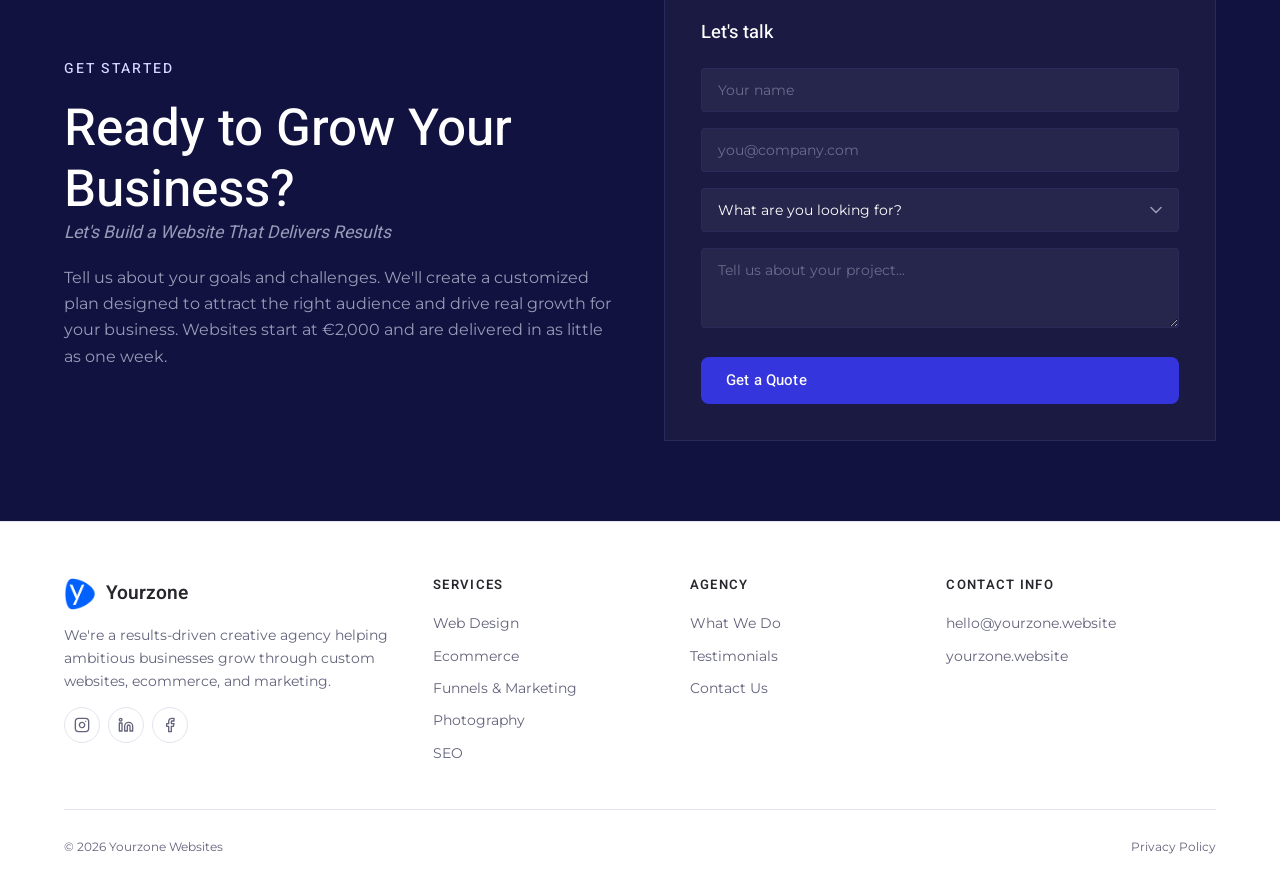
<file: yourzonev4.html>
<!DOCTYPE html>
<html lang="en">
<head>
  <meta charset="UTF-8" />
  <meta name="viewport" content="width=device-width, initial-scale=1.0" />
  <title>Yourzone Websites — We Build Websites That Land You More Clients</title>
  <meta name="description" content="Creative agency specializing in web design, ecommerce, funnels, and photography. Custom websites delivered in 1 week. Starting at €2,000." />
  <link rel="preconnect" href="https://fonts.googleapis.com" />
  <link rel="preconnect" href="https://fonts.gstatic.com" crossorigin />
  <link href="https://fonts.googleapis.com/css2?family=Heebo:wght@400;500;600;700&family=Montserrat:wght@400;500;600;700&display=swap" rel="stylesheet" />
  <style>
*, *::before, *::after { box-sizing: border-box; margin: 0; padding: 0; }

:root {
  /* ── Colors (extracted from reference) ── */
  --color-primary: #3535de;
  --color-primary-hover: #2c2cc9;
  --color-primary-rgb: 53, 53, 222;
  --color-heading: #26262c;
  --color-body: #63637c;
  --color-body-rgb: 99, 99, 124;
  --color-bg-light: #f3f3ff;
  --color-bg-white: #ffffff;
  --color-highlight: #d7d7ff;
  --color-dark: #121240;
  --color-dark-rgb: 18, 18, 64;
  --color-pale: #BFD1FF;
  --color-border: #e4e4ee;
  --color-dark-border: #2a2a5a;
  --color-dark-card: #1a1a42;
  --color-dark-text-secondary: #9a9ab8;

  /* ── Typography (extracted) ── */
  --font-body: 'Montserrat', sans-serif;
  --font-heading: 'Heebo', sans-serif;
  --font-size-body: 1rem;
  --font-weight-body: 400;
  --line-height-body: 1.65em;
  --font-size-h1: clamp(2.6rem, 5.5vw, 4.25rem);
  --font-size-h2: clamp(2rem, 4vw, 3.5rem);
  --font-size-h3: 1.75rem;
  --font-size-h4: 1.625rem;
  --font-weight-heading: 500;
  --line-height-heading: 1.2em;
  --font-size-button: 0.9375rem;
  --font-weight-button: 500;
  --font-size-label: 0.875rem;

  /* ── Spacing (extracted) ── */
  --container-width: 1200px;
  --gap: 24px;
  --gap-sm: 8px;
  --section-padding: 80px;
  --button-padding-y: 15px;
  --button-padding-x: 24px;

  /* ── Shape (extracted) ── */
  --radius-sm: 2px;
  --radius-md: 3px;
  --radius-button: 8px;
  --radius-card: 0px;

  /* ── Transitions (extracted) ── */
  --transition: all 0.2s;
  --transition-slow: all 0.3s;
}

html { scroll-behavior: smooth; }

body {
  font-family: var(--font-body);
  font-size: var(--font-size-body);
  font-weight: var(--font-weight-body);
  line-height: var(--line-height-body);
  background: var(--color-bg-white);
  color: var(--color-body);
  -webkit-font-smoothing: antialiased;
}

h1, h2, h3, h4, h5, h6 {
  font-family: var(--font-heading);
  font-weight: var(--font-weight-heading);
  line-height: var(--line-height-heading);
  color: var(--color-body);
}

h1 { font-size: var(--font-size-h1); }
h2 { font-size: var(--font-size-h2); }
h3 { font-size: var(--font-size-h3); line-height: 1.3em; }
h4 { font-size: var(--font-size-h4); }

a { color: inherit; text-decoration: none; }
img { max-width: 100%; display: block; }
ul { list-style: none; }

.container {
  max-width: var(--container-width);
  margin: 0 auto;
  padding: 0 24px;
}

.section {
  padding: var(--section-padding) 0;
}

/* ── Section Label ── */
.section-label {
  font-family: var(--font-heading);
  font-size: var(--font-size-label);
  font-weight: var(--font-weight-button);
  letter-spacing: 0.15em;
  text-transform: uppercase;
  color: var(--color-primary);
  margin-bottom: 1rem;
  display: inline-block;
}

.section-desc {
  font-size: var(--font-size-body);
  color: var(--color-body);
  max-width: 600px;
  line-height: var(--line-height-body);
}

/* ── Buttons (extracted: Heebo 500, 15px/24px padding, 8px radius) ── */
.btn {
  display: inline-flex;
  align-items: center;
  gap: 8px;
  font-family: var(--font-heading);
  font-weight: var(--font-weight-button);
  font-size: var(--font-size-button);
  line-height: 1em;
  padding: var(--button-padding-y) var(--button-padding-x);
  border-radius: var(--radius-button);
  border: none;
  cursor: pointer;
  transition: var(--transition);
  letter-spacing: 0.01em;
}

.btn-primary {
  background: var(--color-primary);
  color: #fff;
  border: 1px solid transparent;
}

.btn-primary:hover {
  background: var(--color-primary-hover);
}

.btn-outline {
  background: transparent;
  color: var(--color-body);
  border: 1px solid var(--color-border);
}

.btn-outline:hover {
  border-color: var(--color-primary);
  color: var(--color-primary);
}

.btn-white {
  background: #fff;
  color: var(--color-heading);
  border: 1px solid transparent;
}

.btn-white:hover {
  background: var(--color-highlight);
}

.btn-ghost-white {
  background: transparent;
  color: #fff;
  border: 1px solid rgba(255,255,255,0.25);
}

.btn-ghost-white:hover {
  border-color: #fff;
}

/* ── Reveal Animation ── */
.reveal {
  opacity: 0;
  transform: translateY(24px);
  transition: opacity 0.6s ease, transform 0.6s ease;
}

.reveal.visible {
  opacity: 1;
  transform: translateY(0);
}

/* ══════════════════════════════════════════
   NAV
   ══════════════════════════════════════════ */
.nav {
  position: fixed;
  top: 0; left: 0; right: 0;
  z-index: 1000;
  height: 72px;
  display: flex;
  align-items: center;
  justify-content: space-between;
  padding: 0 40px;
  background: transparent;
  transition: var(--transition-slow);
}

.nav.scrolled {
  background: rgba(255,255,255,0.97);
  backdrop-filter: blur(10px);
  -webkit-backdrop-filter: blur(10px);
  border-bottom: 1px solid var(--color-border);
}

.nav .nav-links a,
.nav .nav-logo {
  color: #fff;
  transition: color 0.3s ease;
}

.nav.scrolled .nav-links a,
.nav.scrolled .nav-logo {
  color: var(--color-body);
}

.nav.scrolled .nav-links a:hover {
  color: var(--color-primary);
}

.nav.scrolled .nav-hamburger span {
  background: var(--color-heading);
}

.nav-logo {
  display: flex;
  align-items: center;
  gap: 10px;
  font-family: var(--font-heading);
  font-size: 1.2rem;
  font-weight: 600;
}

.nav-logo img {
  width: 32px; height: 32px;
  border-radius: var(--radius-md);
}

.nav-links {
  display: flex;
  align-items: center;
  gap: 36px;
}

.nav-links a {
  font-family: var(--font-body);
  font-size: var(--font-size-label);
  font-weight: 500;
}

.nav-right {
  display: flex;
  align-items: center;
  gap: 12px;
}

.nav .nav-cta {
  font-size: 13px;
  padding: 10px 18px;
}

/* Theme toggle */
.theme-toggle {
  background: none;
  border: 1px solid rgba(255,255,255,0.3);
  border-radius: 50%;
  width: 36px; height: 36px;
  display: flex;
  align-items: center;
  justify-content: center;
  cursor: pointer;
  color: #fff;
  transition: var(--transition);
}

.nav.scrolled .theme-toggle {
  border-color: var(--color-border);
  color: var(--color-body);
}

.theme-toggle:hover {
  border-color: var(--color-primary);
  color: var(--color-primary);
}

.theme-toggle .icon-sun { display: block; }
.theme-toggle .icon-moon { display: none; }

.nav-hamburger {
  display: none;
  flex-direction: column;
  gap: 5px;
  cursor: pointer;
  background: none;
  border: none;
  padding: 4px;
}

.nav-hamburger span {
  display: block;
  width: 22px; height: 2px;
  background: #fff;
  border-radius: 1px;
  transition: var(--transition);
}

.mobile-menu {
  display: none;
  position: fixed;
  top: 72px; left: 0; right: 0; bottom: 0;
  background: rgba(255,255,255,0.98);
  backdrop-filter: blur(16px);
  z-index: 999;
  flex-direction: column;
  align-items: center;
  justify-content: center;
  gap: 2rem;
}

.mobile-menu.open { display: flex; }

.mobile-menu a {
  font-family: var(--font-heading);
  font-size: 1.15rem;
  font-weight: 500;
  color: var(--color-body);
}

.mobile-menu a:hover { color: var(--color-primary); }

/* ══════════════════════════════════════════
   HERO — Dark bg (#121240)
   ══════════════════════════════════════════ */
.hero {
  background: var(--color-dark);
  padding: 10rem 0 6rem;
  position: relative;
  overflow: hidden;
}

.hero::before {
  content: '';
  position: absolute;
  top: 0; left: 0; right: 0; bottom: 0;
  background:
    radial-gradient(ellipse at 25% 50%, rgba(var(--color-primary-rgb), 0.06) 0%, transparent 60%),
    radial-gradient(ellipse at 75% 30%, rgba(var(--color-primary-rgb), 0.04) 0%, transparent 50%);
  pointer-events: none;
}

.hero .container {
  position: relative;
  display: grid;
  grid-template-columns: 1fr 1fr;
  gap: 48px;
  align-items: center;
}

.hero-content { max-width: 560px; }

.hero .section-label {
  color: var(--color-highlight);
  animation: fadeUp 0.5s ease forwards;
}

.hero h1 {
  color: #fff;
  margin-bottom: 1.5rem;
  animation: fadeUp 0.5s ease 0.08s forwards;
  opacity: 0;
}

.hero h1 em {
  color: var(--color-highlight);
  font-style: italic;
}

.hero-desc {
  color: var(--color-dark-text-secondary);
  font-size: var(--font-size-body);
  line-height: var(--line-height-body);
  margin-bottom: 2.5rem;
  animation: fadeUp 0.5s ease 0.16s forwards;
  opacity: 0;
}

.hero-buttons {
  display: flex;
  gap: 16px;
  flex-wrap: wrap;
  animation: fadeUp 0.5s ease 0.24s forwards;
  opacity: 0;
}

.hero-visual {
  animation: fadeUp 0.6s ease 0.12s forwards;
  opacity: 0;
}

.hero-image-box {
  width: 100%;
  aspect-ratio: 4/3;
  background: var(--color-dark-card);
  border: 1px solid var(--color-dark-border);
  border-radius: var(--radius-card);
  display: flex;
  align-items: center;
  justify-content: center;
  color: var(--color-dark-text-secondary);
  font-size: var(--font-size-label);
  font-weight: 500;
  position: relative;
}

.hero-badge {
  position: absolute;
  bottom: -20px; left: -20px;
  background: #fff;
  color: var(--color-heading);
  border-radius: var(--radius-button);
  padding: 14px 20px;
  display: flex;
  align-items: center;
  gap: 12px;
}

.hero-badge strong {
  font-family: var(--font-heading);
  font-size: 1.5rem;
  font-weight: 700;
  color: var(--color-primary);
}

.hero-badge span {
  font-size: 0.72rem;
  color: var(--color-body);
  line-height: 1.4;
  font-weight: 500;
}

@keyframes fadeUp {
  from { opacity: 0; transform: translateY(20px); }
  to { opacity: 1; transform: translateY(0); }
}

/* ══════════════════════════════════════════
   WHAT WE DO — 3 columns, white bg
   ══════════════════════════════════════════ */
.approach {
  background: var(--color-bg-white);
}

.approach-header {
  text-align: center;
  margin-bottom: 48px;
}

.approach-header .section-desc {
  margin: 0 auto;
}

.approach-grid {
  display: grid;
  grid-template-columns: repeat(3, 1fr);
  gap: var(--gap);
}

.approach-card {
  padding: 36px 28px;
  border-radius: var(--radius-card);
  background: var(--color-bg-light);
  transition: var(--transition);
}

.approach-card:hover {
  transform: translateY(-2px);
}

.approach-icon {
  width: 52px; height: 52px;
  border-radius: var(--radius-button);
  background: var(--color-highlight);
  display: flex;
  align-items: center;
  justify-content: center;
  margin-bottom: 20px;
  color: var(--color-primary);
}

.approach-card h3 {
  font-size: 1.15rem;
  margin-bottom: 10px;
}

.approach-card p {
  font-size: var(--font-size-label);
  color: var(--color-body);
  line-height: var(--line-height-body);
}

/* ══════════════════════════════════════════
   SERVICES — 2x2 grid, light purple bg
   ══════════════════════════════════════════ */
.services-section {
  background: var(--color-bg-light);
}

.services-header {
  margin-bottom: 48px;
}

.services-grid {
  display: grid;
  grid-template-columns: repeat(2, 1fr);
  gap: var(--gap);
}

.service-card {
  background: var(--color-bg-white);
  border-radius: var(--radius-card);
  padding: 32px;
  display: flex;
  gap: 20px;
  align-items: flex-start;
  transition: var(--transition);
}

.service-card:hover {
  transform: translateY(-2px);
}

.service-icon {
  width: 48px; height: 48px;
  border-radius: var(--radius-button);
  background: var(--color-highlight);
  display: flex;
  align-items: center;
  justify-content: center;
  flex-shrink: 0;
  color: var(--color-primary);
}

.service-body h3 {
  font-size: 1.1rem;
  margin-bottom: 8px;
}

.service-body p {
  font-size: var(--font-size-label);
  color: var(--color-body);
  line-height: var(--line-height-body);
}

/* ══════════════════════════════════════════
   LOGOS & RATINGS BAR
   ══════════════════════════════════════════ */
.logos-bar {
  background: var(--color-bg-white);
  padding: 48px 0;
}

.logos-label {
  text-align: center;
  margin-bottom: 28px;
}

.logos-row {
  display: flex;
  align-items: center;
  justify-content: center;
  gap: 32px;
  flex-wrap: wrap;
  margin-bottom: 36px;
}

.logo-placeholder {
  width: 100px; height: 36px;
  border-radius: var(--radius-sm);
  background: var(--color-bg-light);
  display: flex;
  align-items: center;
  justify-content: center;
  font-size: 0.6rem;
  font-weight: 600;
  color: var(--color-body);
  letter-spacing: 0.03em;
}

.ratings-row {
  display: flex;
  align-items: center;
  justify-content: center;
  gap: 40px;
  flex-wrap: wrap;
}

.rating-item {
  text-align: center;
}

.rating-item .number {
  font-family: var(--font-heading);
  font-size: 1.5rem;
  font-weight: 700;
  color: var(--color-heading);
}

.rating-item .stars {
  color: #f59e0b;
  font-size: 0.7rem;
  display: block;
  margin-top: 2px;
  letter-spacing: 1px;
}

.rating-item .label {
  font-size: 0.72rem;
  color: var(--color-body);
  margin-top: 4px;
  font-weight: 500;
}

/* ══════════════════════════════════════════
   TESTIMONIALS
   ══════════════════════════════════════════ */
.testimonials {
  background: var(--color-bg-light);
}

.testimonials-header {
  text-align: center;
  margin-bottom: 48px;
}

.testimonials-header .section-desc {
  margin: 0 auto;
}

.testimonials-grid {
  display: grid;
  grid-template-columns: repeat(3, 1fr);
  gap: var(--gap);
}

.testimonial-card {
  background: var(--color-bg-white);
  border-radius: var(--radius-card);
  padding: 32px 28px;
}

.testimonial-stars {
  color: #f59e0b;
  font-size: 0.8rem;
  margin-bottom: 16px;
  letter-spacing: 2px;
}

.testimonial-card blockquote {
  font-size: var(--font-size-label);
  color: var(--color-body);
  line-height: var(--line-height-body);
  margin-bottom: 20px;
  font-style: italic;
}

.testimonial-author {
  font-family: var(--font-heading);
  font-size: 0.75rem;
  font-weight: 600;
  text-transform: uppercase;
  letter-spacing: 0.1em;
  color: var(--color-heading);
}

/* ══════════════════════════════════════════
   CTA — Dark section (#121240)
   ══════════════════════════════════════════ */
.cta-section {
  background: var(--color-dark);
}

.cta-section .container {
  display: grid;
  grid-template-columns: 1fr 1fr;
  gap: 48px;
  align-items: center;
}

.cta-content .section-label {
  color: var(--color-highlight);
}

.cta-content h2 {
  color: #fff;
}

.cta-content h3 {
  color: var(--color-dark-text-secondary);
  font-size: 1.1rem;
  font-weight: 400;
  font-style: italic;
  margin-bottom: 1.25rem;
}

.cta-content p {
  color: var(--color-dark-text-secondary);
  font-size: var(--font-size-body);
  line-height: var(--line-height-body);
}

.cta-form-card {
  background: var(--color-dark-card);
  border: 1px solid var(--color-dark-border);
  border-radius: var(--radius-card);
  padding: 36px;
}

.cta-form-card h4 {
  font-size: 1.15rem;
  color: #fff;
  margin-bottom: 24px;
}

.form-group {
  margin-bottom: 16px;
}

.form-group input,
.form-group select,
.form-group textarea {
  width: 100%;
  padding: 12px 16px;
  background: rgba(255,255,255,0.05);
  border: 1px solid var(--color-dark-border);
  border-radius: var(--radius-md);
  color: #fff;
  font-family: var(--font-body);
  font-size: var(--font-size-label);
  transition: border-color 0.2s ease;
  outline: none;
}

.form-group input:focus,
.form-group select:focus,
.form-group textarea:focus {
  border-color: var(--color-primary);
}

.form-group textarea {
  min-height: 80px;
  resize: vertical;
}

.form-group select {
  appearance: none;
  background-image: url("data:image/svg+xml,%3Csvg xmlns='http://www.w3.org/2000/svg' width='12' height='8' fill='none'%3E%3Cpath d='M1 1.5l5 5 5-5' stroke='%239a9ab8' stroke-width='1.5' stroke-linecap='round' stroke-linejoin='round'/%3E%3C/svg%3E");
  background-repeat: no-repeat;
  background-position: right 16px center;
  padding-right: 40px;
}

.form-group input::placeholder,
.form-group textarea::placeholder {
  color: var(--color-dark-text-secondary);
  opacity: 0.6;
}

.form-submit { width: 100%; margin-top: 4px; }

/* ══════════════════════════════════════════
   FOOTER — Light
   ══════════════════════════════════════════ */
.footer {
  background: var(--color-bg-white);
  padding: 56px 0 24px;
  border-top: 1px solid var(--color-border);
}

.footer-grid {
  display: grid;
  grid-template-columns: 1.5fr 1fr 1fr 1.2fr;
  gap: 32px;
  margin-bottom: 40px;
}

.footer-brand p {
  font-size: var(--font-size-label);
  color: var(--color-body);
  margin-top: 14px;
  line-height: var(--line-height-body);
}

.footer-social {
  display: flex;
  gap: 8px;
  margin-top: 14px;
}

.footer-social a {
  width: 36px; height: 36px;
  border-radius: 50%;
  border: 1px solid var(--color-border);
  display: flex;
  align-items: center;
  justify-content: center;
  color: var(--color-body);
  transition: var(--transition);
}

.footer-social a:hover {
  border-color: var(--color-primary);
  color: var(--color-primary);
}

.footer h4 {
  font-size: 0.82rem;
  font-weight: 600;
  margin-bottom: 14px;
  text-transform: uppercase;
  letter-spacing: 0.1em;
  color: var(--color-heading);
}

.footer-links a {
  display: block;
  font-size: var(--font-size-label);
  color: var(--color-body);
  padding: 3px 0;
  transition: color 0.2s ease;
}

.footer-links a:hover { color: var(--color-primary); }

.footer-bottom {
  display: flex;
  align-items: center;
  justify-content: space-between;
  padding-top: 24px;
  border-top: 1px solid var(--color-border);
  font-size: 0.76rem;
  color: var(--color-body);
}

.footer-bottom a { color: var(--color-body); }
.footer-bottom a:hover { color: var(--color-primary); }

/* ══════════════════════════════════════════
   DARK THEME OVERRIDE
   ══════════════════════════════════════════ */
[data-theme="dark"] {
  --color-body: #9a9ab0;
  --color-heading: #e8e8f0;
  --color-bg-white: #0a0a14;
  --color-bg-light: #0f0f1c;
  --color-highlight: #1e1e48;
  --color-border: #1c1c34;
  --color-dark-card: #111128;
  --color-dark-border: #1a1a3a;
}

[data-theme="dark"] .nav .nav-links a,
[data-theme="dark"] .nav .nav-logo {
  color: #fff;
}

[data-theme="dark"] .nav.scrolled {
  background: rgba(10, 10, 20, 0.97);
  border-bottom-color: var(--color-border);
}

[data-theme="dark"] .nav.scrolled .nav-links a,
[data-theme="dark"] .nav.scrolled .nav-logo {
  color: var(--color-body);
}

[data-theme="dark"] .nav.scrolled .nav-links a:hover {
  color: var(--color-primary);
}

[data-theme="dark"] .nav.scrolled .theme-toggle {
  border-color: var(--color-border);
  color: var(--color-body);
}

[data-theme="dark"] .nav.scrolled .nav-hamburger span {
  background: var(--color-heading);
}

[data-theme="dark"] .mobile-menu {
  background: rgba(10, 10, 20, 0.98);
}

[data-theme="dark"] .mobile-menu a {
  color: var(--color-body);
}

[data-theme="dark"] .hero-badge {
  background: var(--color-dark-card);
}

[data-theme="dark"] .hero-badge span {
  color: var(--color-body);
}

[data-theme="dark"] .theme-toggle .icon-sun { display: none; }
[data-theme="dark"] .theme-toggle .icon-moon { display: block; }

/* ══════════════════════════════════════════
   RESPONSIVE — breakpoints: 544px, 921px
   ══════════════════════════════════════════ */
@media (max-width: 921px) {
  .hero .container { grid-template-columns: 1fr; text-align: center; }
  .hero-content { max-width: 100%; }
  .hero-buttons { justify-content: center; }
  .hero-visual { max-width: 480px; margin: 2rem auto 0; }
  .approach-grid { grid-template-columns: 1fr; }
  .services-grid { grid-template-columns: 1fr; }
  .cta-section .container { grid-template-columns: 1fr; }
  .footer-grid { grid-template-columns: repeat(2, 1fr); }
}

@media (max-width: 544px) {
  .nav-links { display: none; }
  .nav-hamburger { display: flex; }
  .nav { padding: 0 24px; }
  .section { padding: 56px 0; }
  .hero { padding: 7rem 0 4rem; }
  .hero-badge { position: relative; bottom: auto; left: auto; margin-top: 1.5rem; display: inline-flex; }
  .testimonials-grid { grid-template-columns: 1fr; }
  .footer-grid { grid-template-columns: 1fr; gap: 2rem; }
  .footer-bottom { flex-direction: column; gap: 8px; text-align: center; }
  .logos-row { gap: 16px; }
  .ratings-row { gap: 16px; }
}
  </style>
</head>
<body>

<!-- ── Nav ── -->
<nav class="nav" id="nav">
  <a href="#" class="nav-logo">
    <img src="logo.png" alt="Yourzone" />
    Yourzone
  </a>
  <div class="nav-links">
    <a href="#approach">What We Do</a>
    <a href="#services">Services</a>
    <a href="#testimonials">Testimonials</a>
    <a href="#contact">Contact</a>
  </div>
  <div class="nav-right">
    <button class="theme-toggle" id="themeToggle" aria-label="Toggle theme">
      <svg class="icon-sun" width="16" height="16" viewBox="0 0 24 24" fill="none" stroke="currentColor" stroke-width="2" stroke-linecap="round" stroke-linejoin="round"><circle cx="12" cy="12" r="5"/><line x1="12" y1="1" x2="12" y2="3"/><line x1="12" y1="21" x2="12" y2="23"/><line x1="4.22" y1="4.22" x2="5.64" y2="5.64"/><line x1="18.36" y1="18.36" x2="19.78" y2="19.78"/><line x1="1" y1="12" x2="3" y2="12"/><line x1="21" y1="12" x2="23" y2="12"/><line x1="4.22" y1="19.78" x2="5.64" y2="18.36"/><line x1="18.36" y1="5.64" x2="19.78" y2="4.22"/></svg>
      <svg class="icon-moon" width="16" height="16" viewBox="0 0 24 24" fill="none" stroke="currentColor" stroke-width="2" stroke-linecap="round" stroke-linejoin="round"><path d="M21 12.79A9 9 0 1111.21 3 7 7 0 0021 12.79z"/></svg>
    </button>
    <a href="#contact" class="btn btn-primary nav-cta">Get a Free Quote</a>
  </div>
  <button class="nav-hamburger" id="hamburger" aria-label="Open menu">
    <span></span><span></span><span></span>
  </button>
</nav>

<!-- ── Mobile Menu ── -->
<div class="mobile-menu" id="mobileMenu">
  <a href="#approach" class="mobile-link">What We Do</a>
  <a href="#services" class="mobile-link">Services</a>
  <a href="#testimonials" class="mobile-link">Testimonials</a>
  <a href="#contact" class="mobile-link">Contact</a>
  <button class="theme-toggle" id="themeToggleMobile" aria-label="Toggle theme">
    <svg class="icon-sun" width="16" height="16" viewBox="0 0 24 24" fill="none" stroke="currentColor" stroke-width="2" stroke-linecap="round" stroke-linejoin="round"><circle cx="12" cy="12" r="5"/><line x1="12" y1="1" x2="12" y2="3"/><line x1="12" y1="21" x2="12" y2="23"/><line x1="4.22" y1="4.22" x2="5.64" y2="5.64"/><line x1="18.36" y1="18.36" x2="19.78" y2="19.78"/><line x1="1" y1="12" x2="3" y2="12"/><line x1="21" y1="12" x2="23" y2="12"/><line x1="4.22" y1="19.78" x2="5.64" y2="18.36"/><line x1="18.36" y1="5.64" x2="19.78" y2="4.22"/></svg>
    <svg class="icon-moon" width="16" height="16" viewBox="0 0 24 24" fill="none" stroke="currentColor" stroke-width="2" stroke-linecap="round" stroke-linejoin="round"><path d="M21 12.79A9 9 0 1111.21 3 7 7 0 0021 12.79z"/></svg>
  </button>
  <a href="#contact" class="btn btn-primary">Get a Free Quote</a>
</div>

<!-- ══════════════════════════════════════════
     HERO — Dark background (#121240)
     ══════════════════════════════════════════ -->
<section class="hero">
  <div class="container">
    <div class="hero-content">
      <div class="section-label">Yourzone Websites</div>
      <h1>We Build Websites That <em>Land You More Clients</em></h1>
      <p class="hero-desc">From design to launch, we create custom websites, ecommerce stores, and marketing funnels that attract, convert, and grow your business. Delivered in as little as one week.</p>
      <div class="hero-buttons">
        <a href="#contact" class="btn btn-white">Get a Free Quote</a>
        <a href="#services" class="btn btn-ghost-white">Learn More</a>
      </div>
    </div>
    <div class="hero-visual">
      <div class="hero-image-box">[ Hero Image ]</div>
      <div class="hero-badge">
        <strong>50+</strong>
        <span>Projects<br/>Delivered</span>
      </div>
    </div>
  </div>
</section>

<!-- ══════════════════════════════════════════
     WHAT WE DO — 3 columns, white bg
     ══════════════════════════════════════════ -->
<section class="section approach" id="approach">
  <div class="container">
    <div class="approach-header reveal">
      <div class="section-label">What We Do</div>
      <h2>A Website Strategy That Actually Works</h2>
      <p class="section-desc">We don't believe in cookie-cutter templates. Our approach combines design, technology, and marketing to build websites that drive real business results.</p>
    </div>
    <div class="approach-grid">
      <div class="approach-card reveal">
        <div class="approach-icon">
          <svg width="22" height="22" viewBox="0 0 24 24" fill="none" stroke="currentColor" stroke-width="2" stroke-linecap="round" stroke-linejoin="round"><path d="M2 3h6a4 4 0 014 4v14a3 3 0 00-3-3H2z"/><path d="M22 3h-6a4 4 0 00-4 4v14a3 3 0 013-3h7z"/></svg>
        </div>
        <h3>Discovery &amp; Strategy</h3>
        <p>We analyze your business, audience, and competitors to create a website plan built for growth and conversions.</p>
      </div>
      <div class="approach-card reveal">
        <div class="approach-icon">
          <svg width="22" height="22" viewBox="0 0 24 24" fill="none" stroke="currentColor" stroke-width="2" stroke-linecap="round" stroke-linejoin="round"><polygon points="12 2 2 7 12 12 22 7 12 2"/><polyline points="2 17 12 22 22 17"/><polyline points="2 12 12 17 22 12"/></svg>
        </div>
        <h3>Design &amp; Build</h3>
        <p>We design and develop your site with conversion in mind — responsive, fast, and tailored to your brand identity.</p>
      </div>
      <div class="approach-card reveal">
        <div class="approach-icon">
          <svg width="22" height="22" viewBox="0 0 24 24" fill="none" stroke="currentColor" stroke-width="2" stroke-linecap="round" stroke-linejoin="round"><polyline points="22 12 18 12 15 21 9 3 6 12 2 12"/></svg>
        </div>
        <h3>Launch &amp; Grow</h3>
        <p>We go live and hand you the Yourzone dashboard — manage content, track performance, and open support tickets on your own.</p>
      </div>
    </div>
  </div>
</section>

<!-- ══════════════════════════════════════════
     SERVICES — 2x2 grid, lavender bg
     ══════════════════════════════════════════ -->
<section class="section services-section" id="services">
  <div class="container">
    <div class="services-header reveal">
      <div class="section-label">Services</div>
      <h2>Our Web Design &amp; Marketing Services</h2>
      <p class="section-desc">Whether you're launching, redesigning, or scaling — our services are designed to meet your goals and adapt as your business evolves.</p>
    </div>
    <div class="services-grid">
      <div class="service-card reveal">
        <div class="service-icon">
          <svg width="22" height="22" viewBox="0 0 24 24" fill="none" stroke="currentColor" stroke-width="2" stroke-linecap="round" stroke-linejoin="round"><rect x="2" y="3" width="20" height="14" rx="2"/><line x1="8" y1="21" x2="16" y2="21"/><line x1="12" y1="17" x2="12" y2="21"/></svg>
        </div>
        <div class="service-body">
          <h3>Web Design</h3>
          <p>Custom websites designed to convert visitors into customers. Responsive, fast, and built on the Yourzone platform with your own dashboard.</p>
        </div>
      </div>
      <div class="service-card reveal">
        <div class="service-icon">
          <svg width="22" height="22" viewBox="0 0 24 24" fill="none" stroke="currentColor" stroke-width="2" stroke-linecap="round" stroke-linejoin="round"><circle cx="9" cy="21" r="1"/><circle cx="20" cy="21" r="1"/><path d="M1 1h4l2.68 13.39a2 2 0 002 1.61h9.72a2 2 0 002-1.61L23 6H6"/></svg>
        </div>
        <div class="service-body">
          <h3>Ecommerce</h3>
          <p>Online stores built to sell. Product pages, checkout flows, and inventory management — everything to start selling online.</p>
        </div>
      </div>
      <div class="service-card reveal">
        <div class="service-icon">
          <svg width="22" height="22" viewBox="0 0 24 24" fill="none" stroke="currentColor" stroke-width="2" stroke-linecap="round" stroke-linejoin="round"><path d="M22 12h-4l-3 9L9 3l-3 9H2"/></svg>
        </div>
        <div class="service-body">
          <h3>Funnels &amp; Marketing</h3>
          <p>Lead generation funnels, automated sales flows, and SEO strategies that bring the right customers to your door.</p>
        </div>
      </div>
      <div class="service-card reveal">
        <div class="service-icon">
          <svg width="22" height="22" viewBox="0 0 24 24" fill="none" stroke="currentColor" stroke-width="2" stroke-linecap="round" stroke-linejoin="round"><path d="M23 19a2 2 0 01-2 2H3a2 2 0 01-2-2V8a2 2 0 012-2h4l2-3h6l2 3h4a2 2 0 012 2z"/><circle cx="12" cy="13" r="4"/></svg>
        </div>
        <div class="service-body">
          <h3>Photography</h3>
          <p>Commercial and advertising photography that captures your brand's essence and makes your products shine across all channels.</p>
        </div>
      </div>
    </div>
  </div>
</section>

<!-- ══════════════════════════════════════════
     LOGOS & RATINGS
     ══════════════════════════════════════════ -->
<section class="logos-bar">
  <div class="container">
    <div class="logos-label reveal">
      <div class="section-label">Trusted Partners &amp; Awards</div>
    </div>
    <div class="logos-row reveal">
      <div class="logo-placeholder">James Bros</div>
      <div class="logo-placeholder">Modeglass</div>
      <div class="logo-placeholder">Sushità</div>
      <div class="logo-placeholder">Jackal Milano</div>
      <div class="logo-placeholder">Ohibò Jewels</div>
      <div class="logo-placeholder">Physio OB</div>
      <div class="logo-placeholder">Creative Pulse</div>
    </div>
    <div class="ratings-row reveal">
      <div class="rating-item">
        <div class="number">4.9</div>
        <span class="stars">★★★★★</span>
        <div class="label">20+ Reviews</div>
      </div>
      <div class="rating-item">
        <div class="number">50+</div>
        <div class="label">Projects Delivered</div>
      </div>
      <div class="rating-item">
        <div class="number">20+</div>
        <div class="label">Years Combined Experience</div>
      </div>
      <div class="rating-item">
        <div class="number">1 week</div>
        <div class="label">Average Turnaround</div>
      </div>
    </div>
  </div>
</section>

<!-- ══════════════════════════════════════════
     TESTIMONIALS
     ══════════════════════════════════════════ -->
<section class="section testimonials" id="testimonials">
  <div class="container">
    <div class="testimonials-header reveal">
      <div class="section-label">Client Reviews</div>
      <h2>What Our Clients Say</h2>
      <p class="section-desc">Real feedback from businesses we've helped grow online.</p>
    </div>
    <div class="testimonials-grid">
      <div class="testimonial-card reveal">
        <div class="testimonial-stars">★★★★★</div>
        <blockquote>"They delivered our new website in under a week and the results were immediate. We saw a noticeable increase in enquiries within the first month."</blockquote>
        <div class="testimonial-author">Client Name — James Bros</div>
      </div>
      <div class="testimonial-card reveal">
        <div class="testimonial-stars">★★★★★</div>
        <blockquote>"The Yourzone dashboard makes it so easy to manage our site. We can update content, track performance, and open support tickets all in one place."</blockquote>
        <div class="testimonial-author">Client Name — Modeglass</div>
      </div>
      <div class="testimonial-card reveal">
        <div class="testimonial-stars">★★★★★</div>
        <blockquote>"The photography they arranged completely transformed our brand image. Professional quality that we still use across all our marketing channels."</blockquote>
        <div class="testimonial-author">Client Name — Sushità Cuisine</div>
      </div>
    </div>
  </div>
</section>

<!-- ══════════════════════════════════════════
     CTA + FORM — Dark section (#121240)
     ══════════════════════════════════════════ -->
<section class="section cta-section" id="contact">
  <div class="container">
    <div class="cta-content reveal">
      <div class="section-label">Get Started</div>
      <h2>Ready to Grow Your Business?</h2>
      <h3>Let's Build a Website That Delivers Results</h3>
      <p>Tell us about your goals and challenges. We'll create a customized plan designed to attract the right audience and drive real growth for your business. Websites start at €2,000 and are delivered in as little as one week.</p>
    </div>
    <div class="cta-form-card reveal">
      <h4>Let's talk</h4>
      <form onsubmit="return false;">
        <div class="form-group">
          <input type="text" name="name" placeholder="Your name" required />
        </div>
        <div class="form-group">
          <input type="email" name="email" placeholder="you@company.com" required />
        </div>
        <div class="form-group">
          <select name="service" required>
            <option value="" disabled selected>What are you looking for?</option>
            <option value="website">Website</option>
            <option value="ecommerce">Ecommerce</option>
            <option value="funnel">Funnel</option>
            <option value="photography">Photography</option>
            <option value="not-sure">Not sure yet</option>
          </select>
        </div>
        <div class="form-group">
          <textarea name="message" placeholder="Tell us about your project..."></textarea>
        </div>
        <button type="submit" class="btn btn-primary form-submit">Get a Quote</button>
      </form>
    </div>
  </div>
</section>

<!-- ══════════════════════════════════════════
     FOOTER — Light
     ══════════════════════════════════════════ -->
<footer class="footer">
  <div class="container">
    <div class="footer-grid">
      <div class="footer-brand">
        <a href="#" class="nav-logo" style="color: var(--color-heading);">
          <img src="logo.png" alt="Yourzone" width="30" height="30" />
          Yourzone
        </a>
        <p>We're a results-driven creative agency helping ambitious businesses grow through custom websites, ecommerce, and marketing.</p>
        <div class="footer-social">
          <a href="#" aria-label="Instagram">
            <svg width="16" height="16" viewBox="0 0 24 24" fill="none" stroke="currentColor" stroke-width="2" stroke-linecap="round" stroke-linejoin="round"><rect x="2" y="2" width="20" height="20" rx="5"/><path d="M16 11.37A4 4 0 1112.63 8 4 4 0 0116 11.37z"/><line x1="17.5" y1="6.5" x2="17.51" y2="6.5"/></svg>
          </a>
          <a href="#" aria-label="LinkedIn">
            <svg width="16" height="16" viewBox="0 0 24 24" fill="none" stroke="currentColor" stroke-width="2" stroke-linecap="round" stroke-linejoin="round"><path d="M16 8a6 6 0 016 6v7h-4v-7a2 2 0 00-4 0v7h-4v-7a6 6 0 016-6z"/><rect x="2" y="9" width="4" height="12"/><circle cx="4" cy="4" r="2"/></svg>
          </a>
          <a href="#" aria-label="Facebook">
            <svg width="16" height="16" viewBox="0 0 24 24" fill="none" stroke="currentColor" stroke-width="2" stroke-linecap="round" stroke-linejoin="round"><path d="M18 2h-3a5 5 0 00-5 5v3H7v4h3v8h4v-8h3l1-4h-4V7a1 1 0 011-1h3z"/></svg>
          </a>
        </div>
      </div>
      <div>
        <h4>Services</h4>
        <div class="footer-links">
          <a href="#services">Web Design</a>
          <a href="#services">Ecommerce</a>
          <a href="#services">Funnels &amp; Marketing</a>
          <a href="#services">Photography</a>
          <a href="#services">SEO</a>
        </div>
      </div>
      <div>
        <h4>Agency</h4>
        <div class="footer-links">
          <a href="#approach">What We Do</a>
          <a href="#testimonials">Testimonials</a>
          <a href="#contact">Contact Us</a>
        </div>
      </div>
      <div>
        <h4>Contact Info</h4>
        <div class="footer-links">
          <a href="mailto:hello@yourzone.website">hello@yourzone.website</a>
          <a href="https://yourzone.website" target="_blank" rel="noopener">yourzone.website</a>
        </div>
      </div>
    </div>
    <div class="footer-bottom">
      <span>&copy; 2026 Yourzone Websites</span>
      <a href="#">Privacy Policy</a>
    </div>
  </div>
</footer>

<script>
// ── Theme ──
function setTheme(t) {
  if (t === 'dark') document.documentElement.setAttribute('data-theme', 'dark');
  else document.documentElement.removeAttribute('data-theme');
  localStorage.setItem('yz-theme', t);
}
function toggleTheme() {
  setTheme(document.documentElement.getAttribute('data-theme') === 'dark' ? 'light' : 'dark');
}
var saved = localStorage.getItem('yz-theme');
if (saved) setTheme(saved);

document.getElementById('themeToggle').addEventListener('click', toggleTheme);
document.getElementById('themeToggleMobile').addEventListener('click', toggleTheme);

// ── Nav scroll ──
var nav = document.getElementById('nav');
window.addEventListener('scroll', function() {
  nav.classList.toggle('scrolled', window.scrollY > 60);
});

// ── Mobile menu ──
var hamburger = document.getElementById('hamburger');
var mobileMenu = document.getElementById('mobileMenu');
hamburger.addEventListener('click', function() { mobileMenu.classList.toggle('open'); });
document.querySelectorAll('.mobile-link').forEach(function(a) {
  a.addEventListener('click', function() { mobileMenu.classList.remove('open'); });
});

// ── Scroll reveal ──
var ro = new IntersectionObserver(function(entries) {
  entries.forEach(function(e) {
    if (e.isIntersecting) {
      var siblings = e.target.parentElement.querySelectorAll('.reveal');
      var idx = Array.from(siblings).indexOf(e.target);
      setTimeout(function() { e.target.classList.add('visible'); }, idx * 100);
      ro.unobserve(e.target);
    }
  });
}, { threshold: 0.08, rootMargin: '0px 0px -30px 0px' });
document.querySelectorAll('.reveal').forEach(function(el) { ro.observe(el); });
</script>
</body>
</html>
</file>
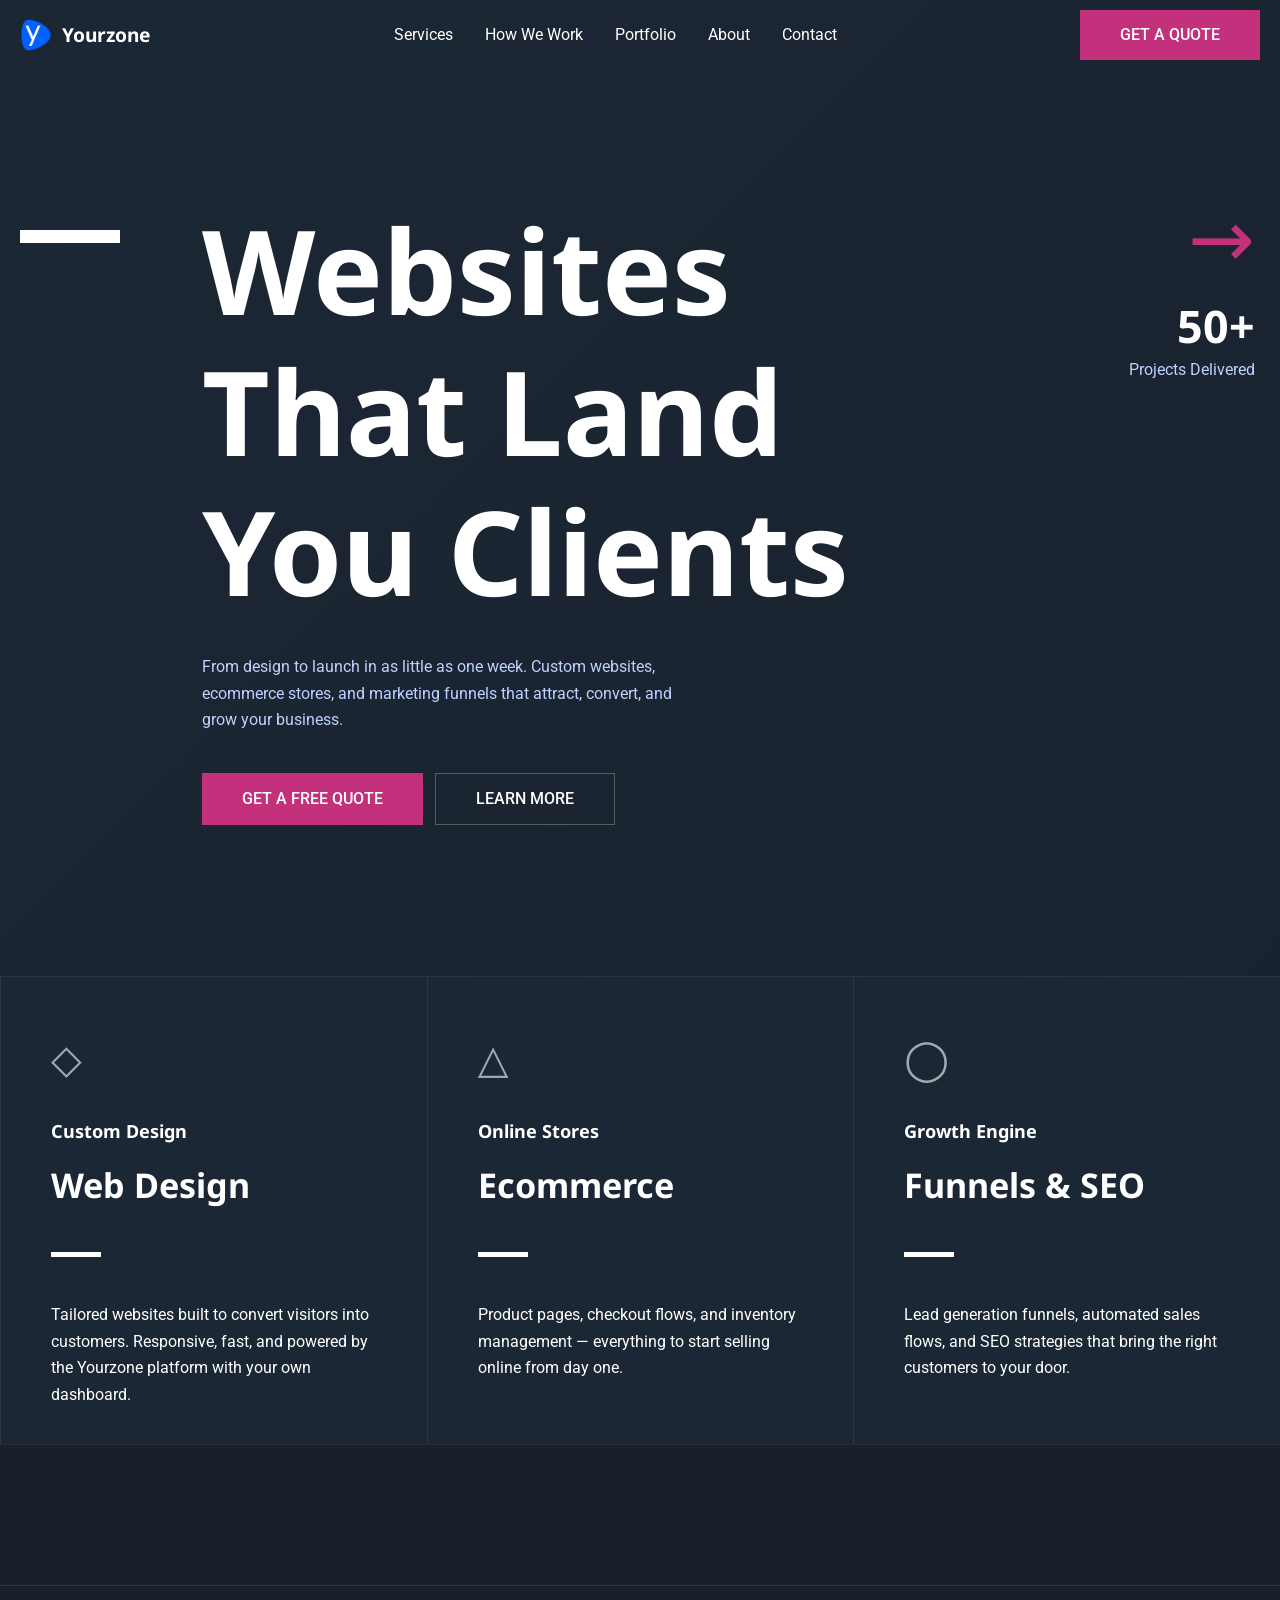
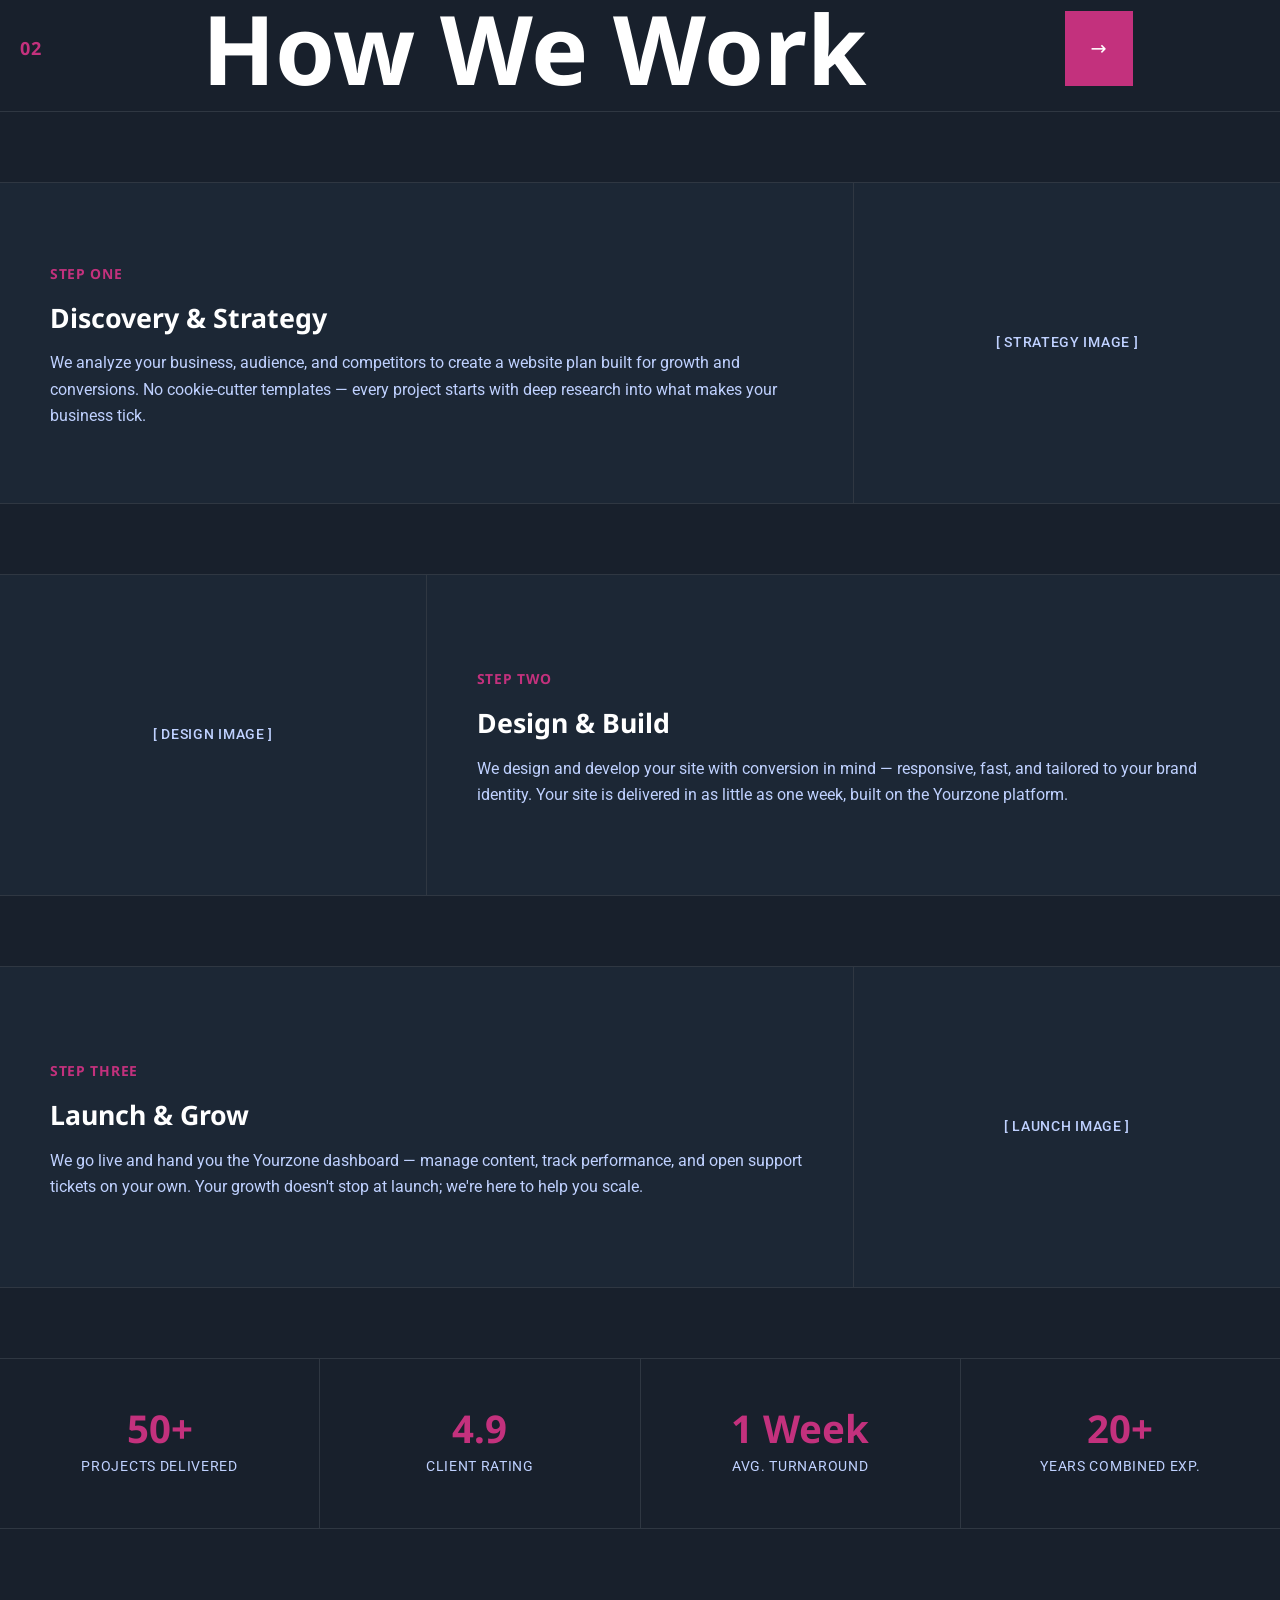
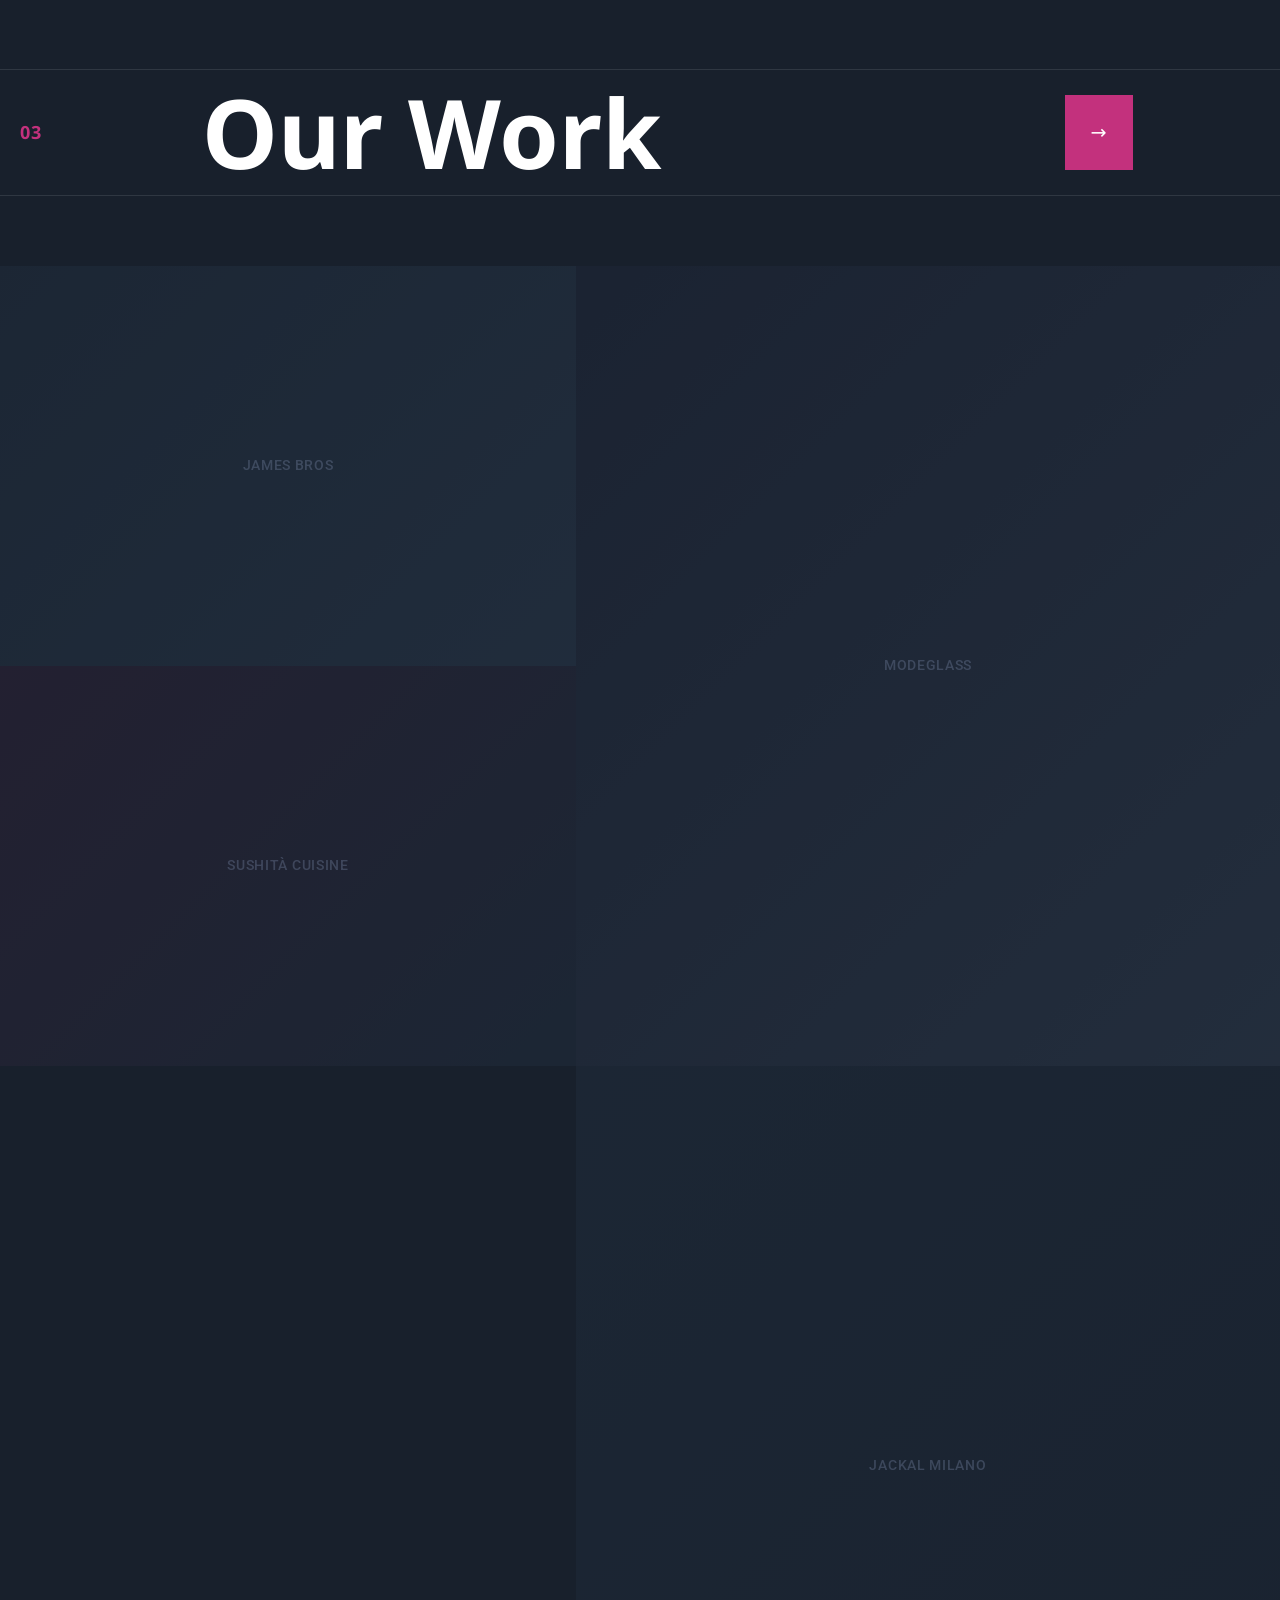
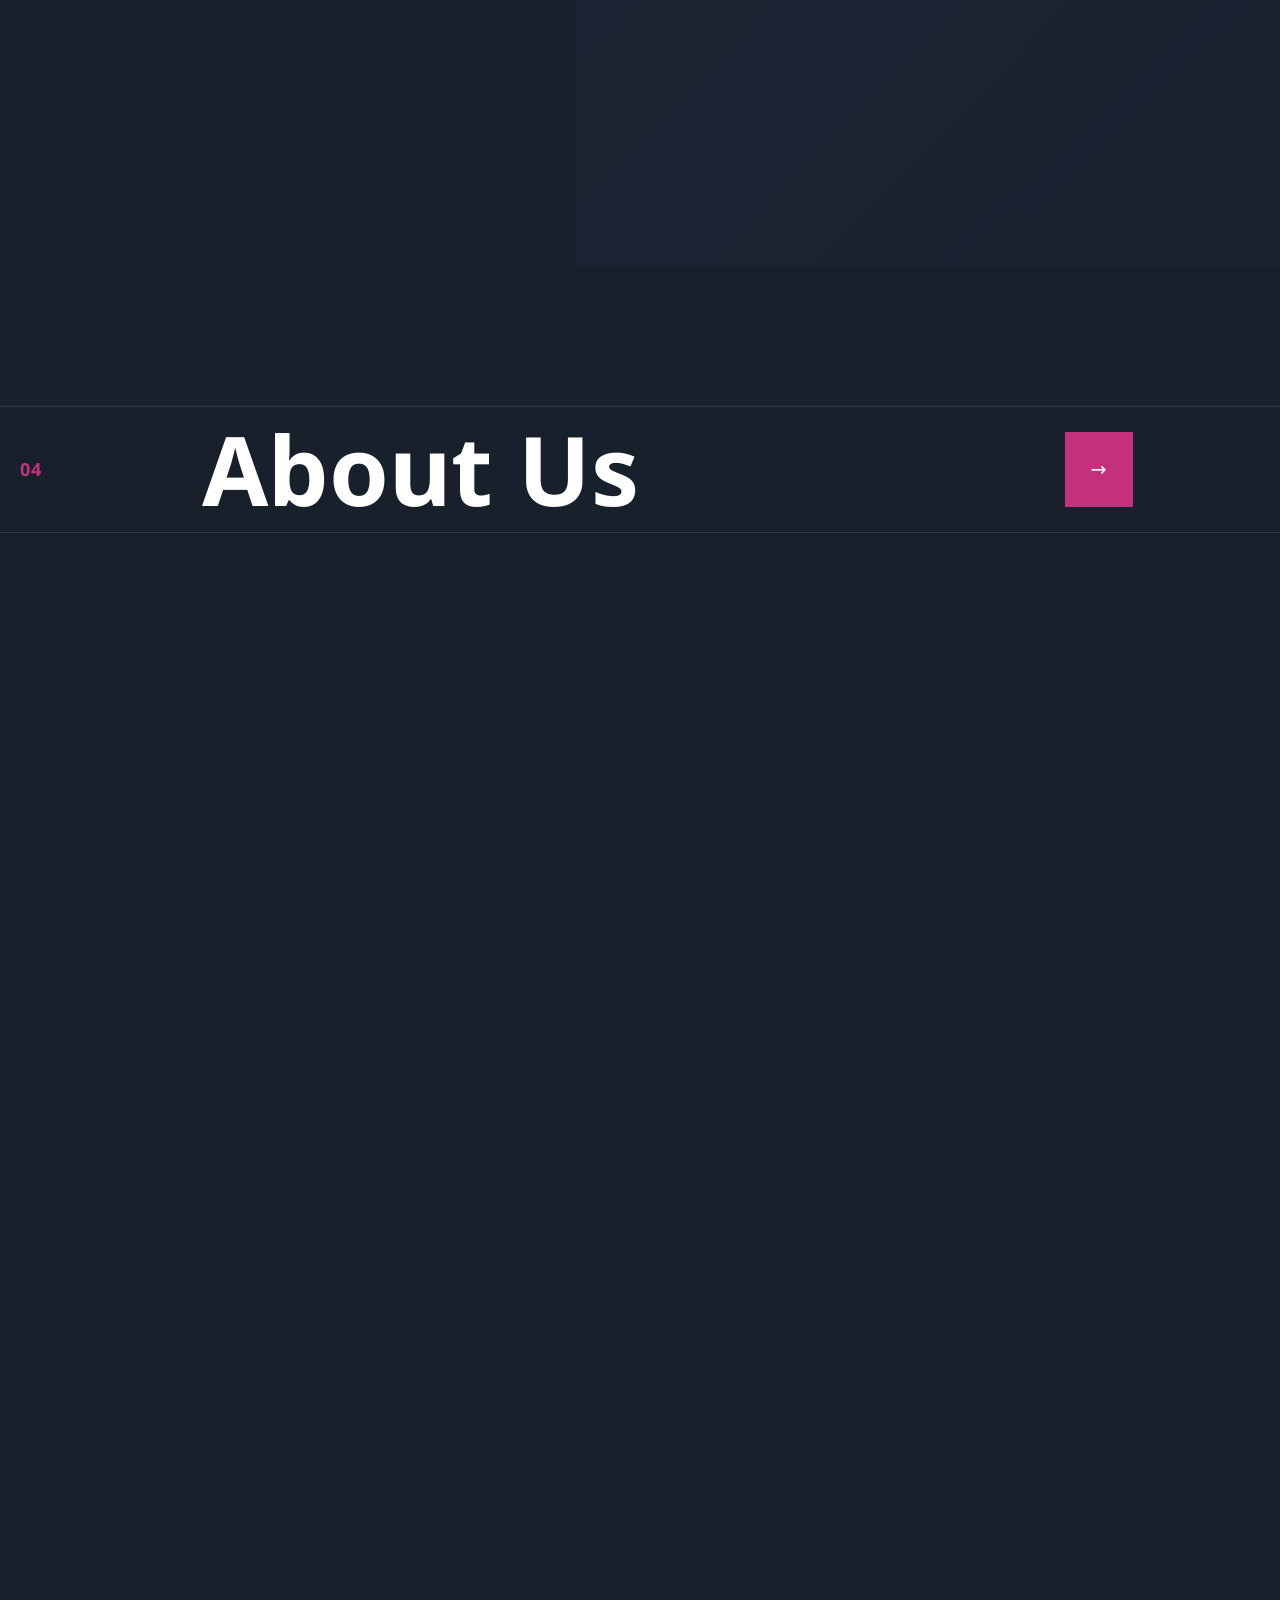
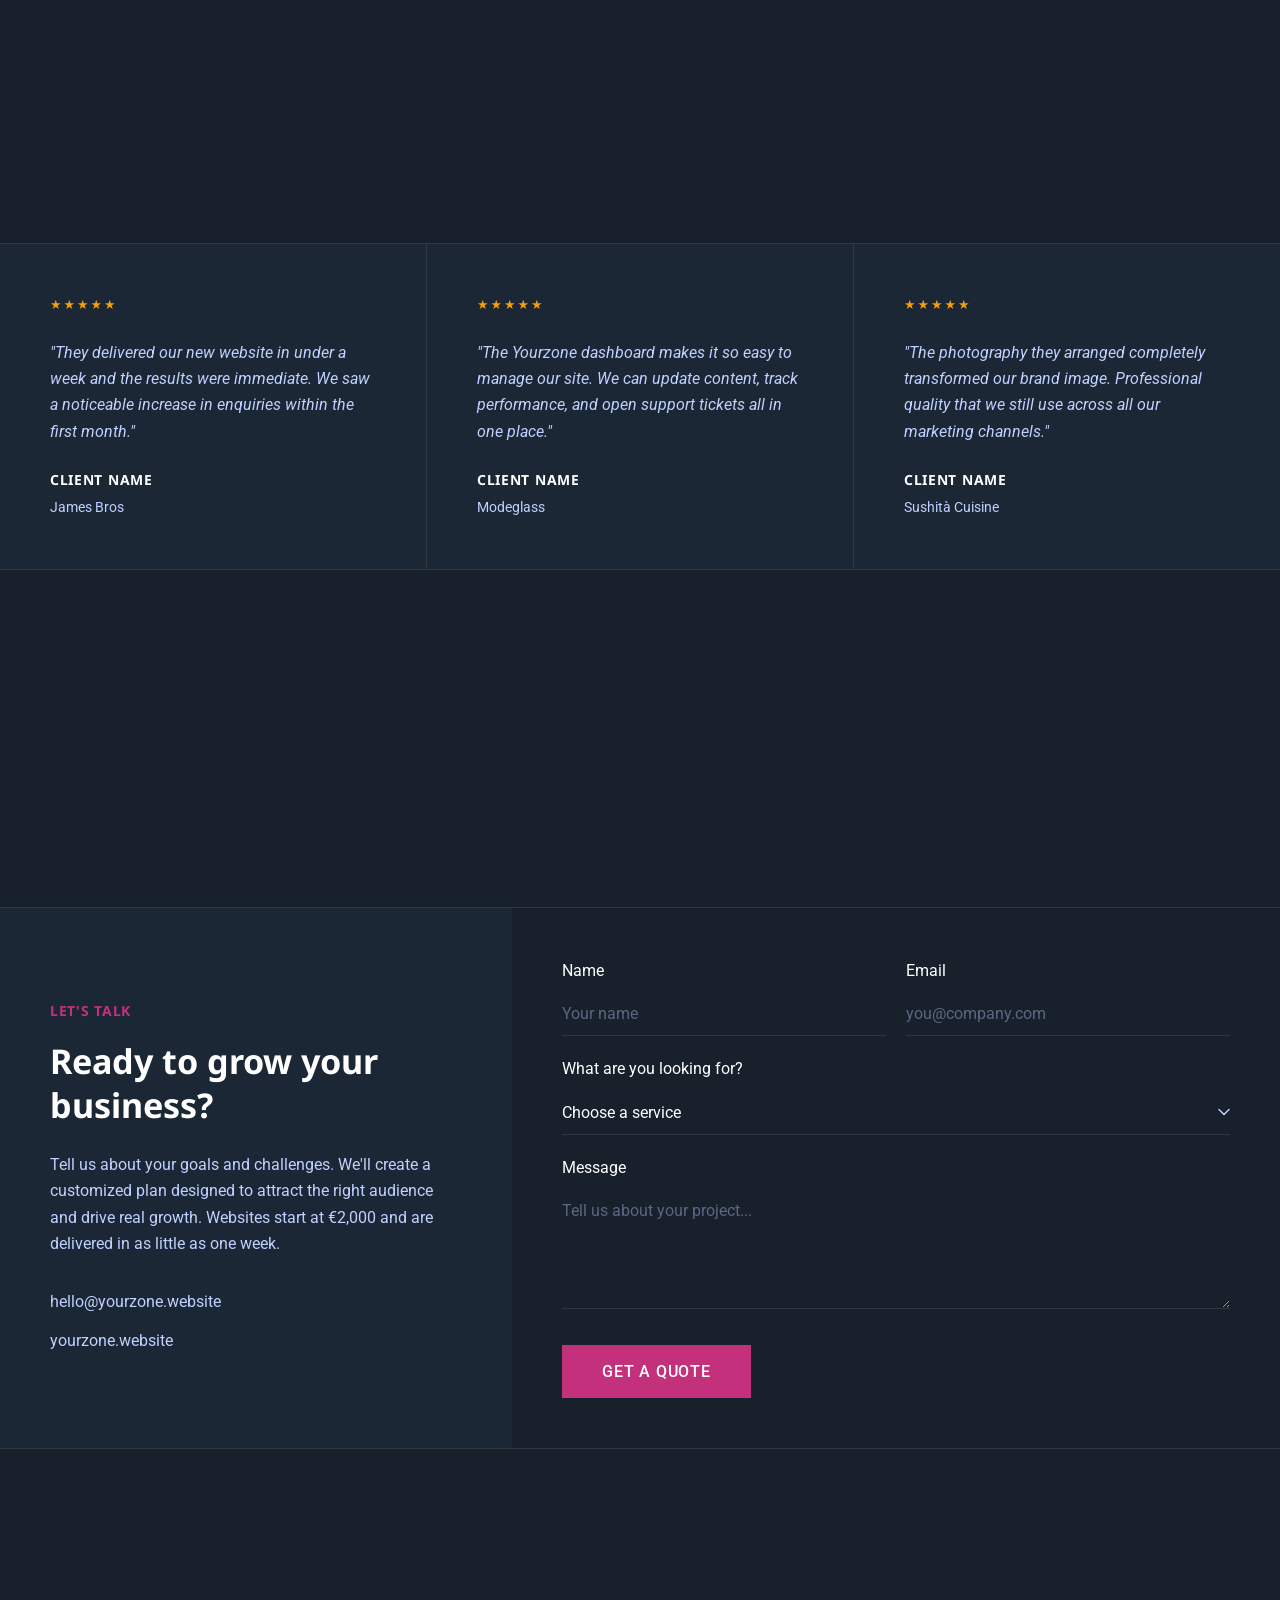
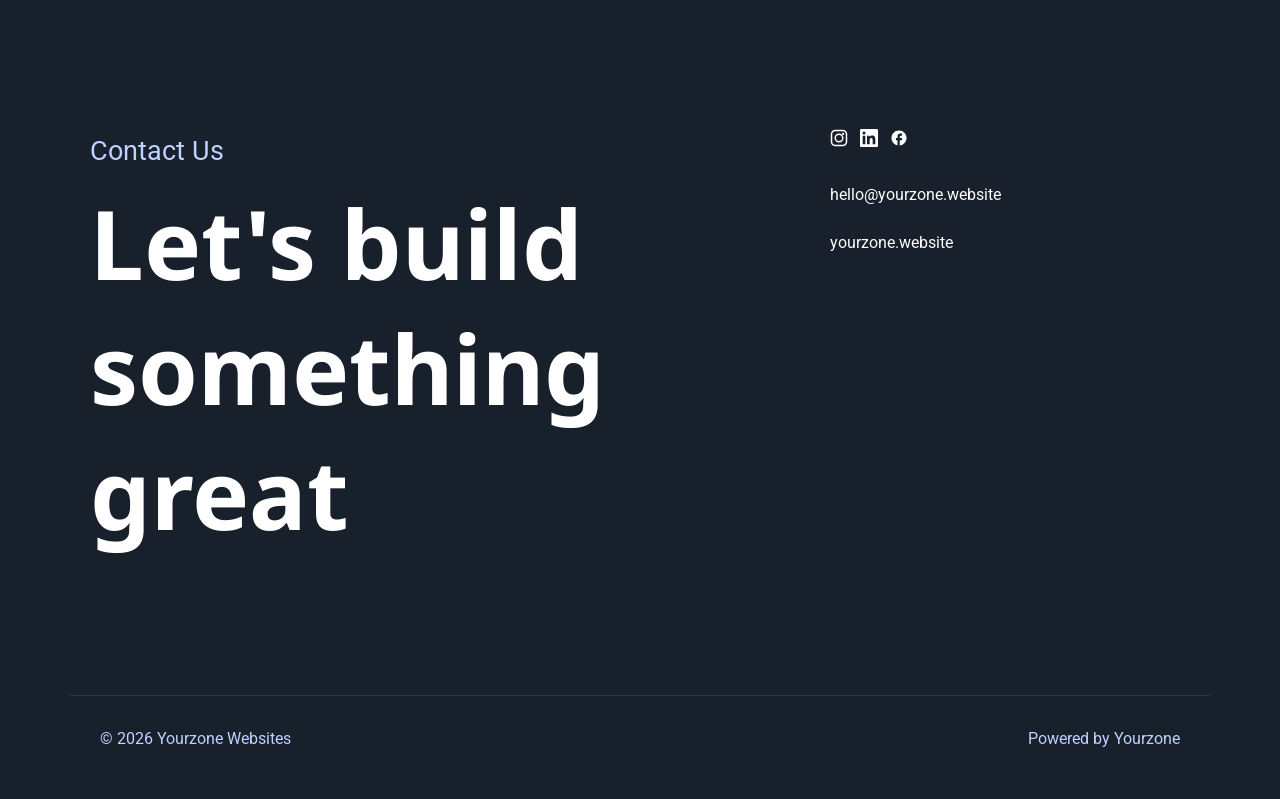
<file: yourzonev5.html>
<!DOCTYPE html>
<html lang="en">
<head>
  <meta charset="UTF-8" />
  <meta name="viewport" content="width=device-width, initial-scale=1.0" />
  <title>Yourzone Websites — We Build Websites That Land You More Clients</title>
  <meta name="description" content="Creative agency specializing in web design, ecommerce, funnels, and photography. Custom websites delivered in 1 week. Starting at €2,000." />
  <link rel="preconnect" href="https://fonts.googleapis.com" />
  <link rel="preconnect" href="https://fonts.gstatic.com" crossorigin />
  <link href="https://fonts.googleapis.com/css2?family=Noto+Sans:wght@400;700&family=Roboto:wght@400;500;700&display=swap" rel="stylesheet" />
  <style>
*,
*::before,
*::after {
  box-sizing: border-box;
  margin: 0;
  padding: 0;
}

:root {
  /* -- Colors -- */
  --primary: #c3317d;
  --primary-rgb: 195, 49, 125;
  --bg: #18202c;
  --bg-alt: #1c2735;
  --bg-gradient-start: rgba(30, 42, 57, 0.48);
  --text: #ffffff;
  --text-muted: #bfd1ff;
  --border: #2F3742;
  --border-subtle: rgba(255, 255, 255, 0.07);
  --white: #ffffff;
  --black: #000000;
  --overlay: rgba(28, 39, 53, 0.5);
  --overlay-hover: rgba(28, 39, 53, 0.85);

  /* -- Typography -- */
  --font-body: 'Roboto', system-ui, -apple-system, sans-serif;
  --font-heading: 'Noto Sans', system-ui, sans-serif;
  --text-xs: 0.87rem;
  --text-sm: 1rem;
  --text-md: 1.13rem;
  --text-lg: 1.33rem;
  --text-xl: 1.67rem;
  --text-2xl: 2.13rem;
  --text-3xl: 2.4rem;
  --text-4xl: 2.8rem;
  --text-5xl: 6rem;
  --text-6xl: 7.33rem;
  --fw-body: 400;
  --fw-button: 500;
  --fw-heading: 700;
  --leading-tight: 1.2;
  --leading-snug: 1.25;
  --leading-normal: 1.3;
  --leading-relaxed: 1.65;
  --tracking-wide: 0.05em;

  /* -- Spacing -- */
  --space-xs: 0px;
  --space-sm: 20px;
  --space-md: 25px;
  --space-lg: 50px;
  --space-xl: 70px;
  --space-2xl: 140px;
  --space-3xl: 150px;
  --container: 1140px;
  --gap: 24px;
  --nav-height: 70px;

  /* -- Shape -- */
  --radius: 0px;
  --radius-sm: 3px;
  --divider-width: 5px;
  --divider-length: 50px;
  --transition: all 0.2s linear;
  --overlay-rest: 0.5;
  --overlay-hover-opacity: 0.85;
  --gradient-card: linear-gradient(190deg, rgba(30,42,57,0.48) 0%, var(--bg-alt) 40%);
  --gradient-card-hover: linear-gradient(180deg, var(--primary) 0%, var(--primary) 100%);
}

html { scroll-behavior: smooth; }

body {
  font-family: var(--font-body);
  font-size: var(--text-sm);
  font-weight: var(--fw-body);
  line-height: var(--leading-relaxed);
  color: var(--text);
  background-color: var(--bg);
  -webkit-font-smoothing: antialiased;
  -moz-osx-font-smoothing: grayscale;
}

a {
  color: var(--white);
  text-decoration: none;
  transition: color 0.2s linear;
}

a:hover { color: var(--primary); }

h1, h2, h3, h4, h5, h6 {
  font-family: var(--font-heading);
  font-weight: var(--fw-heading);
  color: var(--white);
  line-height: var(--leading-tight);
  margin: 0;
}

h1 { font-size: var(--text-6xl); }
h2 { font-size: var(--text-5xl); line-height: var(--leading-normal); }
h3 { font-size: var(--text-2xl); line-height: var(--leading-normal); }
h4 { font-size: var(--text-xl); }
h5 { font-size: var(--text-md); }
h6 {
  font-size: var(--text-xs);
  line-height: var(--leading-snug);
  text-transform: uppercase;
  letter-spacing: var(--tracking-wide);
  color: var(--primary);
}

p { margin: 0 0 1em; }

img {
  max-width: 100%;
  height: auto;
  display: block;
}

ul { list-style: none; }

/* -- Layout -- */
.container {
  max-width: var(--container);
  margin-left: auto;
  margin-right: auto;
  padding-left: var(--space-sm);
  padding-right: var(--space-sm);
}

.section {
  padding-top: var(--space-xl);
  padding-bottom: var(--space-xl);
}

/* -- Nav -- */
.nav {
  position: fixed;
  top: 0;
  left: 0;
  right: 0;
  z-index: 100;
  background: transparent;
  padding: 9px var(--space-sm);
  min-height: var(--nav-height);
  display: flex;
  align-items: center;
  justify-content: space-between;
  transition: background 0.3s linear;
}

.nav.scrolled {
  background: rgba(24, 32, 44, 0.95);
  backdrop-filter: blur(12px);
  -webkit-backdrop-filter: blur(12px);
  border-bottom: 1px solid var(--border);
}

.nav-logo {
  display: flex;
  align-items: center;
  gap: 10px;
  font-family: var(--font-heading);
  font-size: 1.2rem;
  font-weight: var(--fw-heading);
  color: var(--white);
}

.nav-logo img {
  width: 32px;
  height: 32px;
}

.nav-links {
  display: flex;
  align-items: center;
  gap: 2rem;
}

.nav-links a {
  color: var(--white);
  font-family: var(--font-body);
  font-size: var(--text-sm);
  transition: color 0.2s linear;
}

.nav-links a:hover { color: var(--primary); }

.nav-right {
  display: flex;
  align-items: center;
  gap: 12px;
}

.nav-cta {
  font-size: 0.87rem;
  padding: 12px 24px;
}

.nav-toggle {
  display: none;
  color: var(--white);
  background: transparent;
  border: none;
  cursor: pointer;
  padding: 4px;
}

.nav-toggle svg {
  width: 22px;
  height: 22px;
  fill: var(--white);
}

/* Mobile menu */
.mobile-menu {
  display: none;
  position: fixed;
  top: var(--nav-height);
  left: 0;
  right: 0;
  bottom: 0;
  background: rgba(24, 32, 44, 0.98);
  backdrop-filter: blur(16px);
  z-index: 99;
  flex-direction: column;
  align-items: center;
  justify-content: center;
  gap: 2rem;
}

.mobile-menu.open { display: flex; }

.mobile-menu a {
  font-family: var(--font-heading);
  font-size: 1.15rem;
  font-weight: var(--fw-heading);
  color: var(--white);
}

.mobile-menu a:hover { color: var(--primary); }

/* -- Hero -- */
.hero {
  position: relative;
  min-height: 100vh;
  display: flex;
  flex-direction: row;
  align-items: stretch;
  background-color: var(--bg-alt);
  overflow: hidden;
  padding-bottom: var(--space-3xl);
  border-bottom: 1px solid var(--border);
}

.hero::before {
  content: '';
  position: absolute;
  inset: 0;
  background: linear-gradient(135deg, rgba(28, 39, 53, 0.9) 0%, rgba(24, 32, 44, 0.7) 100%);
  z-index: 0;
}

.hero-bg {
  position: absolute;
  inset: 0;
  background-size: cover;
  background-position: center;
  background-attachment: fixed;
  opacity: 0.25;
  z-index: 0;
}

.hero-sidebar {
  width: 15.8%;
  padding-top: 230px;
  padding-bottom: var(--space-3xl);
  position: relative;
  z-index: 1;
  display: flex;
  flex-direction: column;
  padding-left: var(--space-sm);
}

.hero-divider {
  width: 100px;
  height: 13px;
  background: var(--white);
}

.hero-content {
  width: 56%;
  padding-top: 200px;
  padding-bottom: 200px;
  position: relative;
  z-index: 1;
}

.hero-title {
  font-size: var(--text-6xl);
  font-family: var(--font-heading);
  color: var(--white);
  line-height: var(--leading-tight);
  margin-bottom: 2rem;
}

.hero-desc {
  font-size: var(--text-sm);
  color: var(--text-muted);
  line-height: var(--leading-relaxed);
  max-width: 500px;
  margin-bottom: 2.5rem;
}

.hero-aside {
  width: 27.82%;
  padding-top: 200px;
  padding-bottom: var(--space-3xl);
  padding-left: var(--space-lg);
  text-align: end;
  position: relative;
  z-index: 1;
  padding-right: var(--space-sm);
}

.hero-aside .icon {
  font-size: 80px;
  color: var(--primary);
  text-align: end;
  line-height: 1;
  margin-bottom: 1.5rem;
}

.hero-aside .stat-number {
  font-family: var(--font-heading);
  font-size: var(--text-4xl);
  font-weight: var(--fw-heading);
  color: var(--white);
  line-height: 1;
}

.hero-aside .stat-label {
  font-size: var(--text-sm);
  color: var(--text-muted);
  margin-top: 0.5rem;
}

/* -- Buttons -- */
.btn {
  display: inline-flex;
  align-items: center;
  justify-content: center;
  font-family: var(--font-body);
  font-size: var(--text-sm);
  font-weight: var(--fw-button);
  line-height: 1em;
  text-transform: uppercase;
  text-decoration: none;
  border: none;
  border-radius: var(--radius);
  cursor: pointer;
  transition: var(--transition);
}

.btn-primary {
  background-color: var(--primary);
  color: var(--white);
  padding: 17px 40px;
}

.btn-primary:hover {
  background-color: var(--white);
  color: var(--black);
}

.btn-icon {
  background-color: var(--primary);
  color: var(--white);
  padding: 28px 26px;
  border-radius: var(--radius);
  font-size: 1.2rem;
}

.btn-icon:hover {
  background-color: var(--white);
  color: var(--black);
}

.btn-ghost {
  background: transparent;
  color: var(--white);
  padding: 17px 40px;
  border: 1px solid rgba(255, 255, 255, 0.25);
}

.btn-ghost:hover {
  border-color: var(--white);
  color: var(--white);
}

/* -- Section Nav Bar -- */
.section-nav {
  display: flex;
  flex-direction: row;
  align-items: stretch;
  border-top: 1px solid var(--border);
  border-bottom: 1px solid var(--border);
  margin-bottom: var(--space-xl);
  min-height: 120px;
}

.section-nav-label {
  width: 15.8%;
  display: flex;
  flex-direction: column;
  justify-content: center;
  padding-left: var(--space-sm);
}

.section-nav-label h6 {
  color: var(--primary);
  font-size: var(--text-md);
  font-weight: var(--fw-heading);
}

.section-nav-content {
  width: 56.2%;
  display: flex;
  align-items: center;
}

.section-nav-action {
  width: 27.664%;
  display: flex;
  align-items: center;
  justify-content: center;
}

/* -- Service Cards -- */
.service-cards {
  display: flex;
  flex-direction: row;
  align-items: stretch;
  gap: 0;
  border-top: 1px solid var(--border-subtle);
  border-bottom: 1px solid var(--border-subtle);
  margin-top: -200px;
  margin-bottom: var(--space-2xl);
  position: relative;
  z-index: 2;
}

.service-card {
  flex: 1;
  position: relative;
  padding: var(--space-lg) var(--space-lg) var(--space-sm);
  border-left: 1px solid var(--border);
  background: var(--gradient-card);
  transition: var(--transition);
  overflow: hidden;
  display: flex;
  flex-direction: column;
  gap: var(--space-sm);
}

.service-card:hover {
  background: var(--gradient-card-hover);
}

.service-card-label {
  color: var(--white);
  font-size: var(--text-md);
  font-weight: var(--fw-heading);
}

.service-card-title {
  color: var(--white);
  font-size: var(--text-2xl);
  font-weight: var(--fw-heading);
}

.service-card-divider {
  width: var(--divider-length);
  height: var(--divider-width);
  background: var(--white);
  margin: var(--space-md) 0;
}

.service-card-text {
  color: var(--white);
  font-size: var(--text-sm);
  line-height: var(--leading-relaxed);
}

.service-card-icon {
  font-size: 2.5rem;
  margin-bottom: 0.5rem;
  opacity: 0.6;
}

/* -- Content Row -- */
.content-row {
  display: flex;
  flex-direction: row;
  align-items: stretch;
  gap: 0;
  border-top: 1px solid var(--border);
  border-bottom: 1px solid var(--border);
  margin-bottom: var(--space-xl);
}

.content-block {
  display: flex;
  flex-direction: column;
  justify-content: center;
  padding: var(--space-lg) var(--space-lg) var(--space-md);
  background-color: var(--bg-alt);
  width: 66.66%;
}

.content-block h6 {
  color: var(--primary);
  padding-bottom: var(--space-sm);
}

.content-block h4 {
  color: var(--white);
  margin-bottom: 1rem;
}

.content-block p {
  color: var(--text-muted);
  line-height: var(--leading-relaxed);
}

.content-image {
  width: 33.33%;
  background-size: cover;
  background-position: center;
  background-repeat: no-repeat;
  min-height: 320px;
  position: relative;
}

.content-image-placeholder {
  position: absolute;
  inset: 0;
  background: var(--bg-alt);
  display: flex;
  align-items: center;
  justify-content: center;
  color: var(--text-muted);
  font-size: var(--text-xs);
  font-weight: var(--fw-button);
  letter-spacing: var(--tracking-wide);
  text-transform: uppercase;
  border-left: 1px solid var(--border);
}

.content-row--reverse {
  flex-direction: row-reverse;
}

.content-row--reverse .content-image-placeholder {
  border-left: none;
  border-right: 1px solid var(--border);
}

/* -- Gallery Grid -- */
.gallery-grid {
  display: flex;
  flex-direction: row;
  align-items: stretch;
  gap: 0;
  margin-bottom: var(--space-2xl);
}

.gallery-col {
  display: flex;
  flex-direction: column;
  gap: 0;
}

.gallery-col--left { width: 45%; }
.gallery-col--right { width: 55%; }

.gallery-item {
  position: relative;
  overflow: hidden;
  background-color: var(--bg-alt);
}

.gallery-item-inner {
  position: absolute;
  inset: 0;
  display: flex;
  flex-direction: column;
  justify-content: flex-end;
  padding: var(--space-lg);
  z-index: 2;
  opacity: 0;
  transition: opacity 0.2s linear;
}

.gallery-item:hover .gallery-item-inner {
  opacity: 1;
}

.gallery-item-inner h4 {
  color: var(--white);
  margin-bottom: 0.5rem;
}

.gallery-item-inner p {
  color: var(--text-muted);
  font-size: var(--text-xs);
}

.gallery-item::before {
  content: '';
  position: absolute;
  inset: 0;
  background-color: var(--bg-alt);
  opacity: var(--overlay-rest);
  transition: opacity 0.2s linear;
  z-index: 1;
}

.gallery-item:hover::before {
  opacity: var(--overlay-hover-opacity);
}

.gallery-placeholder {
  position: absolute;
  inset: 0;
  display: flex;
  align-items: center;
  justify-content: center;
  color: var(--text-muted);
  font-size: var(--text-xs);
  font-weight: var(--fw-button);
  letter-spacing: var(--tracking-wide);
  text-transform: uppercase;
  opacity: 0.4;
}

.gallery-spacer--sm { min-height: 400px; }
.gallery-spacer--lg { min-height: 800px; }

/* -- Stats Bar -- */
.stats-bar {
  display: flex;
  align-items: stretch;
  border-top: 1px solid var(--border);
  border-bottom: 1px solid var(--border);
  margin-bottom: var(--space-2xl);
}

.stat-item {
  flex: 1;
  padding: var(--space-lg) var(--space-sm);
  text-align: center;
  border-right: 1px solid var(--border);
}

.stat-item:last-child { border-right: none; }

.stat-item .number {
  font-family: var(--font-heading);
  font-size: var(--text-3xl);
  font-weight: var(--fw-heading);
  color: var(--primary);
  line-height: 1;
  margin-bottom: 0.5rem;
}

.stat-item .label {
  font-size: var(--text-xs);
  color: var(--text-muted);
  text-transform: uppercase;
  letter-spacing: var(--tracking-wide);
}

/* -- About Section -- */
.about-section {
  display: flex;
  flex-direction: row;
  align-items: stretch;
  gap: 0;
  border-top: 1px solid var(--border);
  border-bottom: 1px solid var(--border);
  margin-bottom: var(--space-2xl);
}

.about-offset { margin-left: 16%; }

.about-inner {
  display: flex;
  flex-direction: row;
  align-items: stretch;
  gap: 0;
}

.about-image {
  width: 33.33%;
  padding-right: var(--space-lg);
  display: flex;
  align-items: center;
}

.about-image-placeholder {
  width: 100%;
  aspect-ratio: 3/4;
  background: var(--bg-alt);
  border: 1px solid var(--border);
  display: flex;
  align-items: center;
  justify-content: center;
  color: var(--text-muted);
  font-size: var(--text-xs);
  text-transform: uppercase;
  letter-spacing: var(--tracking-wide);
}

.about-content {
  width: 66.649%;
  padding-top: var(--space-lg);
  padding-bottom: var(--space-lg);
}

.about-content h6 {
  color: var(--primary);
  margin-bottom: var(--space-sm);
}

.about-content h3 {
  margin-bottom: 1.5rem;
}

.about-content p {
  color: var(--text-muted);
  line-height: var(--leading-relaxed);
}

/* -- Logo Cloud -- */
.logo-cloud {
  display: flex;
  flex-wrap: wrap;
  align-items: stretch;
  border-top: 1px solid var(--border);
  border-bottom: 1px solid var(--border);
  padding: 40px 0 80px;
  margin-bottom: var(--space-2xl);
}

.logo-cloud-label {
  width: 15.8%;
  padding-left: var(--space-sm);
  display: flex;
  align-items: flex-start;
  padding-top: 40px;
}

.logo-cloud-label h6 {
  color: var(--primary);
  font-size: var(--text-md);
}

.logo-cloud-grid { width: 84.2%; }

.logo-cloud-row {
  display: flex;
  flex-direction: row;
  align-items: stretch;
  gap: 0;
}

.logo-cloud-item {
  display: flex;
  align-items: center;
  justify-content: center;
  flex: 1;
  padding: var(--space-sm) var(--space-md);
  position: relative;
  transition: var(--transition);
  min-height: 80px;
}

.logo-cloud-item::before {
  content: '';
  position: absolute;
  inset: 0;
  background-color: var(--bg-alt);
  opacity: 0.1;
  transition: opacity 0.2s linear;
}

.logo-cloud-item:hover::before {
  background-color: var(--bg);
  opacity: 0.3;
}

.logo-cloud-item span {
  position: relative;
  z-index: 1;
  font-family: var(--font-heading);
  font-size: var(--text-xs);
  font-weight: var(--fw-heading);
  color: var(--white);
  opacity: 0.5;
  transition: opacity 0.2s linear;
  letter-spacing: var(--tracking-wide);
  text-transform: uppercase;
}

.logo-cloud-item:hover span { opacity: 1; }

/* -- Testimonials -- */
.testimonials-grid {
  display: flex;
  gap: 0;
  border-top: 1px solid var(--border);
  border-bottom: 1px solid var(--border);
  margin-bottom: var(--space-2xl);
}

.testimonial-card {
  flex: 1;
  padding: var(--space-lg);
  border-right: 1px solid var(--border);
  background: var(--bg-alt);
}

.testimonial-card:last-child { border-right: none; }

.testimonial-stars {
  color: #f59e0b;
  font-size: 0.8rem;
  margin-bottom: 1.5rem;
  letter-spacing: 2px;
}

.testimonial-card blockquote {
  font-size: var(--text-sm);
  color: var(--text-muted);
  line-height: var(--leading-relaxed);
  margin-bottom: 1.5rem;
  font-style: italic;
}

.testimonial-author {
  font-family: var(--font-heading);
  font-size: var(--text-xs);
  font-weight: var(--fw-heading);
  text-transform: uppercase;
  letter-spacing: var(--tracking-wide);
  color: var(--white);
}

.testimonial-role {
  font-size: var(--text-xs);
  color: var(--text-muted);
  margin-top: 4px;
}

/* -- Contact Form -- */
.contact-section {
  margin-bottom: var(--space-2xl);
}

.contact-inner {
  display: flex;
  flex-direction: row;
  gap: 0;
  border-top: 1px solid var(--border);
  border-bottom: 1px solid var(--border);
}

.contact-info {
  width: 40%;
  padding: var(--space-lg);
  background: var(--bg-alt);
  display: flex;
  flex-direction: column;
  justify-content: center;
}

.contact-info h6 {
  color: var(--primary);
  margin-bottom: var(--space-sm);
}

.contact-info h3 {
  margin-bottom: 1.5rem;
}

.contact-info p {
  color: var(--text-muted);
  line-height: var(--leading-relaxed);
  margin-bottom: 0;
}

.contact-info .contact-details {
  margin-top: 2rem;
  display: flex;
  flex-direction: column;
  gap: 0.75rem;
}

.contact-info .contact-details a {
  color: var(--text-muted);
  font-size: var(--text-sm);
}

.contact-info .contact-details a:hover {
  color: var(--primary);
}

.contact-form {
  width: 60%;
  padding: var(--space-lg);
}

.form {
  display: flex;
  flex-direction: column;
  gap: var(--space-sm);
}

.form-row {
  display: flex;
  gap: var(--space-sm);
}

.form-field {
  flex: 1;
  display: flex;
  flex-direction: column;
  gap: 0.5rem;
}

.form-label {
  font-size: var(--text-sm);
  color: var(--white);
  font-weight: var(--fw-body);
}

.form-input,
.form-select,
.form-textarea {
  background: transparent;
  border: none;
  border-bottom: 1px solid var(--border);
  color: var(--white);
  font-family: var(--font-body);
  font-size: var(--text-sm);
  padding: 0.75rem 0;
  outline: none;
  transition: border-color 0.2s linear;
}

.form-input:focus,
.form-select:focus,
.form-textarea:focus {
  border-bottom-color: var(--primary);
}

.form-select {
  appearance: none;
  background-image: url("data:image/svg+xml,%3Csvg xmlns='http://www.w3.org/2000/svg' width='12' height='8' fill='none'%3E%3Cpath d='M1 1.5l5 5 5-5' stroke='%23bfd1ff' stroke-width='1.5' stroke-linecap='round' stroke-linejoin='round'/%3E%3C/svg%3E");
  background-repeat: no-repeat;
  background-position: right 0 center;
  padding-right: 20px;
  cursor: pointer;
}

.form-select option {
  background: var(--bg-alt);
  color: var(--white);
}

.form-textarea {
  min-height: 100px;
  resize: vertical;
}

.form-input::placeholder,
.form-textarea::placeholder {
  color: var(--text-muted);
  opacity: 0.4;
}

.btn-submit {
  background-color: var(--primary);
  color: var(--white);
  padding: 17px 40px;
  border-radius: var(--radius);
  font-family: var(--font-body);
  font-size: var(--text-sm);
  font-weight: var(--fw-button);
  text-transform: uppercase;
  letter-spacing: var(--tracking-wide);
  border: none;
  cursor: pointer;
  transition: var(--transition);
  align-self: flex-start;
  margin-top: 1rem;
}

.btn-submit:hover {
  background-color: var(--white);
  color: var(--black);
}

/* -- Footer -- */
.footer {
  background-color: var(--bg);
}

.footer-cta {
  padding: var(--space-2xl) var(--space-sm);
  max-width: var(--container);
  margin: 0 auto;
  display: grid;
  grid-template-columns: 2fr 1fr;
  gap: var(--space-sm);
  align-items: flex-start;
}

.footer-cta-label {
  font-size: var(--text-xl);
  color: var(--text-muted);
  margin-bottom: 0.5rem;
}

.footer-cta-title {
  font-size: var(--text-5xl);
  color: var(--white);
  font-family: var(--font-heading);
}

.footer-contact {
  color: var(--text-muted);
  font-size: var(--text-sm);
  line-height: 2;
}

.footer-contact a { color: var(--white); }
.footer-contact a:hover { color: var(--primary); }

.footer-social {
  display: flex;
  gap: 12px;
  margin-bottom: 1.5rem;
}

.footer-social a {
  color: var(--white);
  transition: color 0.2s linear;
}

.footer-social a:hover { color: var(--primary); }

.footer-social svg {
  width: 18px;
  height: 18px;
  fill: var(--white);
  transition: fill 0.2s linear;
}

.footer-social a:hover svg { fill: var(--primary); }

.footer-bottom {
  border-top: 1px solid var(--border);
  padding: 30px;
  display: grid;
  grid-template-columns: 1fr 1fr;
  max-width: var(--container);
  margin: 0 auto;
  align-items: center;
}

.footer-copyright {
  font-size: var(--text-sm);
  color: var(--text-muted);
}

.footer-tagline {
  font-size: var(--text-sm);
  color: var(--text-muted);
  text-align: right;
}

/* -- Divider -- */
.divider {
  width: var(--divider-length);
  height: var(--divider-width);
  background: var(--white);
}

.divider--accent { background: var(--primary); }

/* -- Scroll Reveal -- */
.reveal {
  opacity: 0;
  transform: translateY(20px);
  transition: opacity 0.6s ease, transform 0.6s ease;
}

.reveal.visible {
  opacity: 1;
  transform: translateY(0);
}

/* -- Responsive -- */
@media (max-width: 921px) {
  .nav-links { display: none; }
  .nav-right .nav-cta { display: none; }
  .nav-toggle { display: block; }
  .nav-logo img { max-width: 28px; }
}

@media (max-width: 1024px) {
  .hero { padding: 0 25px 210px; }
  .hero-sidebar { padding-top: 195px; padding-bottom: 0; }
  .hero-content { padding-top: 180px; padding-bottom: 0; width: 60%; }
  .hero-aside { width: 24%; padding-top: 260px; padding-left: 25px; }

  .service-cards { flex-wrap: wrap; margin-top: -177px; margin-bottom: 114px; padding: 0 25px; }
  .service-card { width: 33.33%; padding: var(--space-sm) var(--space-sm) 0; }

  .section-nav { margin: 57px 0; padding: 0 25px; }
  .section-nav-content { width: 75%; }
  .section-nav-action { width: 9%; }

  .btn-icon { padding: 21px; }

  .content-row { margin-bottom: 40px; padding: 0 25px; }

  .gallery-spacer--sm { min-height: 250px; }
  .gallery-spacer--lg { min-height: 500px; }

  .logo-cloud { padding: 0 25px; }

  .testimonials-grid { flex-wrap: wrap; }
  .testimonial-card { min-width: 50%; }
}

@media (max-width: 767px) {
  :root {
    --space-lg: 20px;
    --space-xl: 50px;
    --space-2xl: 81px;
  }

  h1 { font-size: clamp(3rem, 10vw, var(--text-6xl)); }
  h2 { font-size: clamp(2.5rem, 8vw, var(--text-5xl)); }

  .container { padding: 0 var(--space-sm); }

  .hero { flex-direction: column; min-height: auto; padding: 0 var(--space-sm); }
  .hero-sidebar, .hero-content, .hero-aside { width: 100%; }
  .hero-sidebar { padding-top: var(--space-3xl); padding-bottom: 30px; }
  .hero-content { padding-top: 0; padding-bottom: 0; }
  .hero-aside { text-align: start; padding: var(--space-lg) 0; padding-left: 0; }

  .service-cards { flex-direction: column; margin-top: -100px; padding: 0 var(--space-sm); }
  .service-card { width: 100%; border-left: none; border-top: 1px solid var(--border); }

  .section-nav { flex-direction: column; margin: 50px 0; padding: 0 var(--space-sm); min-height: auto; gap: var(--space-sm); padding-top: var(--space-sm); padding-bottom: var(--space-sm); }
  .section-nav-label, .section-nav-content, .section-nav-action { width: 100%; }
  .section-nav-action { justify-content: flex-start; }

  .content-row, .content-row--reverse { flex-direction: column; margin-bottom: 40px; padding: 0 var(--space-sm); }
  .content-block, .content-image { width: 100%; }
  .content-image { min-height: 230px; }

  .gallery-grid { flex-direction: column; }
  .gallery-col--left, .gallery-col--right { width: 100%; }
  .gallery-spacer--sm, .gallery-spacer--lg { min-height: 200px; }

  .stats-bar { flex-wrap: wrap; }
  .stat-item { min-width: 50%; border-bottom: 1px solid var(--border); }

  .about-offset { margin-left: 0; }
  .about-inner { flex-direction: column; }
  .about-image, .about-content { width: 100%; }
  .about-image { padding-right: 0; padding-bottom: var(--space-sm); }

  .logo-cloud { flex-direction: column; padding: var(--space-sm); }
  .logo-cloud-label { width: 100%; padding-bottom: var(--space-sm); }
  .logo-cloud-grid { width: 100%; }
  .logo-cloud-row { flex-direction: column; }

  .testimonials-grid { flex-direction: column; }
  .testimonial-card { border-right: none; border-bottom: 1px solid var(--border); }

  .contact-inner { flex-direction: column; }
  .contact-info, .contact-form { width: 100%; }

  .form-row { flex-direction: column; }

  .footer-cta { grid-template-columns: 1fr; padding: var(--space-2xl) var(--space-sm); }
  .footer-bottom { grid-template-columns: 1fr; text-align: center; padding: 30px var(--space-sm); }
  .footer-tagline { text-align: center; }

  .nav-logo img { max-width: 28px; }
}

@media (min-width: 1025px) {
  .hero-bg { background-attachment: fixed; }
}
  </style>
</head>
<body>

<!-- ═══════════════════════════════════════════
     NAV
     ═══════════════════════════════════════════ -->
<nav class="nav" id="nav">
  <a href="#" class="nav-logo">
    <img src="logo.png" alt="Yourzone" />
    Yourzone
  </a>
  <div class="nav-links">
    <a href="#services">Services</a>
    <a href="#approach">How We Work</a>
    <a href="#portfolio">Portfolio</a>
    <a href="#about">About</a>
    <a href="#contact">Contact</a>
  </div>
  <div class="nav-right">
    <a href="#contact" class="btn btn-primary nav-cta">Get a Quote</a>
    <button class="nav-toggle" id="navToggle" aria-label="Toggle menu">
      <svg viewBox="0 0 20 20"><path d="M0 3h20v2H0V3zm0 6h20v2H0V9zm0 6h20v2H0v-2z"/></svg>
    </button>
  </div>
</nav>

<!-- Mobile Menu -->
<div class="mobile-menu" id="mobileMenu">
  <a href="#services" class="mobile-link">Services</a>
  <a href="#approach" class="mobile-link">How We Work</a>
  <a href="#portfolio" class="mobile-link">Portfolio</a>
  <a href="#about" class="mobile-link">About</a>
  <a href="#contact" class="mobile-link">Contact</a>
  <a href="#contact" class="btn btn-primary">Get a Quote</a>
</div>

<!-- ═══════════════════════════════════════════
     HERO
     ═══════════════════════════════════════════ -->
<section class="hero">
  <div class="hero-bg" style="background-image: url('https://images.unsplash.com/photo-1460925895917-afdab827c52f?w=1920&q=80');"></div>
  <div class="hero-sidebar">
    <div class="hero-divider"></div>
  </div>
  <div class="hero-content">
    <h1 class="hero-title">Websites<br>That Land<br>You Clients</h1>
    <p class="hero-desc">From design to launch in as little as one week. Custom websites, ecommerce stores, and marketing funnels that attract, convert, and grow your business.</p>
    <div style="display: flex; gap: 12px; flex-wrap: wrap;">
      <a href="#contact" class="btn btn-primary">Get a Free Quote</a>
      <a href="#services" class="btn btn-ghost">Learn More</a>
    </div>
  </div>
  <div class="hero-aside">
    <div class="icon">&#8594;</div>
    <div class="stat-number">50+</div>
    <div class="stat-label">Projects Delivered</div>
  </div>
</section>

<!-- ═══════════════════════════════════════════
     SERVICE CARDS (overlapping hero)
     ═══════════════════════════════════════════ -->
<div class="service-cards" id="services">
  <div class="service-card reveal">
    <div class="service-card-icon">&#9671;</div>
    <h5 class="service-card-label">Custom Design</h5>
    <h3 class="service-card-title">Web Design</h3>
    <div class="service-card-divider"></div>
    <p class="service-card-text">Tailored websites built to convert visitors into customers. Responsive, fast, and powered by the Yourzone platform with your own dashboard.</p>
  </div>
  <div class="service-card reveal">
    <div class="service-card-icon">&#9651;</div>
    <h5 class="service-card-label">Online Stores</h5>
    <h3 class="service-card-title">Ecommerce</h3>
    <div class="service-card-divider"></div>
    <p class="service-card-text">Product pages, checkout flows, and inventory management — everything to start selling online from day one.</p>
  </div>
  <div class="service-card reveal">
    <div class="service-card-icon">&#9711;</div>
    <h5 class="service-card-label">Growth Engine</h5>
    <h3 class="service-card-title">Funnels &amp; SEO</h3>
    <div class="service-card-divider"></div>
    <p class="service-card-text">Lead generation funnels, automated sales flows, and SEO strategies that bring the right customers to your door.</p>
  </div>
</div>

<!-- ═══════════════════════════════════════════
     02 — HOW WE WORK
     ═══════════════════════════════════════════ -->
<div class="section-nav reveal" id="approach">
  <div class="section-nav-label">
    <h6>02</h6>
  </div>
  <div class="section-nav-content">
    <h2>How We Work</h2>
  </div>
  <div class="section-nav-action">
    <a href="#contact" class="btn btn-icon">&#8594;</a>
  </div>
</div>

<!-- Content Row 1 — Discovery -->
<div class="content-row reveal">
  <div class="content-block">
    <h6>Step One</h6>
    <h4>Discovery &amp; Strategy</h4>
    <p>We analyze your business, audience, and competitors to create a website plan built for growth and conversions. No cookie-cutter templates — every project starts with deep research into what makes your business tick.</p>
  </div>
  <div class="content-image">
    <div class="content-image-placeholder">[ Strategy Image ]</div>
  </div>
</div>

<!-- Content Row 2 — Build (reversed) -->
<div class="content-row content-row--reverse reveal">
  <div class="content-block">
    <h6>Step Two</h6>
    <h4>Design &amp; Build</h4>
    <p>We design and develop your site with conversion in mind — responsive, fast, and tailored to your brand identity. Your site is delivered in as little as one week, built on the Yourzone platform.</p>
  </div>
  <div class="content-image">
    <div class="content-image-placeholder">[ Design Image ]</div>
  </div>
</div>

<!-- Content Row 3 — Launch -->
<div class="content-row reveal">
  <div class="content-block">
    <h6>Step Three</h6>
    <h4>Launch &amp; Grow</h4>
    <p>We go live and hand you the Yourzone dashboard — manage content, track performance, and open support tickets on your own. Your growth doesn't stop at launch; we're here to help you scale.</p>
  </div>
  <div class="content-image">
    <div class="content-image-placeholder">[ Launch Image ]</div>
  </div>
</div>

<!-- ═══════════════════════════════════════════
     STATS BAR
     ═══════════════════════════════════════════ -->
<div class="stats-bar reveal">
  <div class="stat-item">
    <div class="number">50+</div>
    <div class="label">Projects Delivered</div>
  </div>
  <div class="stat-item">
    <div class="number">4.9</div>
    <div class="label">Client Rating</div>
  </div>
  <div class="stat-item">
    <div class="number">1 Week</div>
    <div class="label">Avg. Turnaround</div>
  </div>
  <div class="stat-item">
    <div class="number">20+</div>
    <div class="label">Years Combined Exp.</div>
  </div>
</div>

<!-- ═══════════════════════════════════════════
     03 — PORTFOLIO
     ═══════════════════════════════════════════ -->
<div class="section-nav reveal" id="portfolio">
  <div class="section-nav-label">
    <h6>03</h6>
  </div>
  <div class="section-nav-content">
    <h2>Our Work</h2>
  </div>
  <div class="section-nav-action">
    <a href="#contact" class="btn btn-icon">&#8594;</a>
  </div>
</div>

<div class="gallery-grid">
  <div class="gallery-col gallery-col--left">
    <div class="gallery-item gallery-spacer--sm reveal" style="background: linear-gradient(135deg, #1c2735 0%, #253344 100%);">
      <div class="gallery-placeholder">James Bros</div>
      <div class="gallery-item-inner">
        <h4>James Bros</h4>
        <p>Full website redesign &amp; ecommerce</p>
      </div>
    </div>
    <div class="gallery-item gallery-spacer--sm reveal" style="background: linear-gradient(135deg, #2a1a2e 0%, #1c2735 100%);">
      <div class="gallery-placeholder">Sushità Cuisine</div>
      <div class="gallery-item-inner">
        <h4>Sushità Cuisine</h4>
        <p>Restaurant website &amp; online ordering</p>
      </div>
    </div>
  </div>
  <div class="gallery-col gallery-col--right">
    <div class="gallery-item gallery-spacer--lg reveal" style="background: linear-gradient(135deg, #1a2030 0%, #2a3545 100%);">
      <div class="gallery-placeholder">Modeglass</div>
      <div class="gallery-item-inner">
        <h4>Modeglass</h4>
        <p>Brand identity &amp; ecommerce store</p>
      </div>
    </div>
    <div class="gallery-item gallery-spacer--lg reveal" style="background: linear-gradient(135deg, #1c2735 0%, #18202c 100%);">
      <div class="gallery-placeholder">Jackal Milano</div>
      <div class="gallery-item-inner">
        <h4>Jackal Milano</h4>
        <p>Fashion ecommerce &amp; product photography</p>
      </div>
    </div>
  </div>
</div>

<!-- ═══════════════════════════════════════════
     04 — ABOUT
     ═══════════════════════════════════════════ -->
<div class="section-nav reveal" id="about">
  <div class="section-nav-label">
    <h6>04</h6>
  </div>
  <div class="section-nav-content">
    <h2>About Us</h2>
  </div>
  <div class="section-nav-action">
    <a href="#contact" class="btn btn-icon">&#8594;</a>
  </div>
</div>

<div class="about-section reveal">
  <div class="about-offset">
    <div class="about-inner">
      <div class="about-image">
        <div class="about-image-placeholder">[ Team Photo ]</div>
      </div>
      <div class="about-content">
        <h6>Who We Are</h6>
        <h3>The decisive factor behind your business growth</h3>
        <p>We're a results-driven creative agency helping ambitious businesses grow through custom websites, ecommerce, and digital marketing. With 20+ years of combined experience, we've delivered over 50 projects for brands across fashion, food, design, health, and more.</p>
        <p>Every project starts at €2,000 and is delivered with the Yourzone platform — giving you a dashboard to manage content, track performance, and open support tickets. No subscriptions, no hidden fees.</p>
        <div style="margin-top: 2rem;">
          <a href="#contact" class="btn btn-primary">Work With Us</a>
        </div>
      </div>
    </div>
  </div>
</div>

<!-- ═══════════════════════════════════════════
     05 — CLIENTS
     ═══════════════════════════════════════════ -->
<div class="logo-cloud reveal">
  <div class="logo-cloud-label">
    <h6>05</h6>
  </div>
  <div class="logo-cloud-grid">
    <div class="logo-cloud-row">
      <div class="logo-cloud-item"><span>James Bros</span></div>
      <div class="logo-cloud-item"><span>Modeglass</span></div>
      <div class="logo-cloud-item"><span>Sushità</span></div>
      <div class="logo-cloud-item"><span>Jackal Milano</span></div>
    </div>
    <div class="logo-cloud-row">
      <div class="logo-cloud-item"><span>Ohibò Jewels</span></div>
      <div class="logo-cloud-item"><span>Physio OB</span></div>
      <div class="logo-cloud-item"><span>Creative Pulse</span></div>
      <div class="logo-cloud-item"><span>Your Brand?</span></div>
    </div>
  </div>
</div>

<!-- ═══════════════════════════════════════════
     TESTIMONIALS
     ═══════════════════════════════════════════ -->
<div class="section-nav reveal">
  <div class="section-nav-label">
    <h6>06</h6>
  </div>
  <div class="section-nav-content">
    <h2>Client Reviews</h2>
  </div>
  <div class="section-nav-action"></div>
</div>

<div class="testimonials-grid">
  <div class="testimonial-card reveal">
    <div class="testimonial-stars">★★★★★</div>
    <blockquote>"They delivered our new website in under a week and the results were immediate. We saw a noticeable increase in enquiries within the first month."</blockquote>
    <div class="testimonial-author">Client Name</div>
    <div class="testimonial-role">James Bros</div>
  </div>
  <div class="testimonial-card reveal">
    <div class="testimonial-stars">★★★★★</div>
    <blockquote>"The Yourzone dashboard makes it so easy to manage our site. We can update content, track performance, and open support tickets all in one place."</blockquote>
    <div class="testimonial-author">Client Name</div>
    <div class="testimonial-role">Modeglass</div>
  </div>
  <div class="testimonial-card reveal">
    <div class="testimonial-stars">★★★★★</div>
    <blockquote>"The photography they arranged completely transformed our brand image. Professional quality that we still use across all our marketing channels."</blockquote>
    <div class="testimonial-author">Client Name</div>
    <div class="testimonial-role">Sushità Cuisine</div>
  </div>
</div>

<!-- ═══════════════════════════════════════════
     07 — CONTACT
     ═══════════════════════════════════════════ -->
<div class="section-nav reveal" id="contact">
  <div class="section-nav-label">
    <h6>07</h6>
  </div>
  <div class="section-nav-content">
    <h2>Get Started</h2>
  </div>
  <div class="section-nav-action"></div>
</div>

<div class="contact-section">
  <div class="contact-inner reveal">
    <div class="contact-info">
      <h6>Let's Talk</h6>
      <h3>Ready to grow your business?</h3>
      <p>Tell us about your goals and challenges. We'll create a customized plan designed to attract the right audience and drive real growth. Websites start at €2,000 and are delivered in as little as one week.</p>
      <div class="contact-details">
        <a href="mailto:hello@yourzone.website">hello@yourzone.website</a>
        <a href="https://yourzone.website" target="_blank" rel="noopener">yourzone.website</a>
      </div>
    </div>
    <div class="contact-form">
      <form class="form" onsubmit="return false;">
        <div class="form-row">
          <div class="form-field">
            <label class="form-label">Name</label>
            <input type="text" class="form-input" placeholder="Your name" required>
          </div>
          <div class="form-field">
            <label class="form-label">Email</label>
            <input type="email" class="form-input" placeholder="you@company.com" required>
          </div>
        </div>
        <div class="form-field">
          <label class="form-label">What are you looking for?</label>
          <select class="form-select" required>
            <option value="" disabled selected>Choose a service</option>
            <option value="website">Website</option>
            <option value="ecommerce">Ecommerce</option>
            <option value="funnel">Funnel</option>
            <option value="photography">Photography</option>
            <option value="not-sure">Not sure yet</option>
          </select>
        </div>
        <div class="form-field">
          <label class="form-label">Message</label>
          <textarea class="form-textarea" rows="5" placeholder="Tell us about your project..."></textarea>
        </div>
        <button type="submit" class="btn-submit">Get a Quote</button>
      </form>
    </div>
  </div>
</div>

<!-- ═══════════════════════════════════════════
     FOOTER
     ═══════════════════════════════════════════ -->
<footer class="footer">
  <div class="footer-cta">
    <div>
      <p class="footer-cta-label">Contact Us</p>
      <h2 class="footer-cta-title">Let's build<br>something great</h2>
    </div>
    <div>
      <div class="footer-social">
        <a href="#" aria-label="Instagram">
          <svg viewBox="0 0 24 24" width="18" height="18"><rect x="2" y="2" width="20" height="20" rx="5" fill="none" stroke="currentColor" stroke-width="2"/><circle cx="12" cy="12" r="5" fill="none" stroke="currentColor" stroke-width="2"/><circle cx="17.5" cy="6.5" r="1.5" fill="currentColor"/></svg>
        </a>
        <a href="#" aria-label="LinkedIn">
          <svg viewBox="0 0 24 24" width="18" height="18"><path fill="currentColor" d="M20.447 20.452h-3.554v-5.569c0-1.328-.027-3.037-1.852-3.037-1.853 0-2.136 1.445-2.136 2.939v5.667H9.351V9h3.414v1.561h.046c.477-.9 1.637-1.85 3.37-1.85 3.601 0 4.267 2.37 4.267 5.455v6.286zM5.337 7.433a2.062 2.062 0 01-2.063-2.065 2.064 2.064 0 112.063 2.065zm1.782 13.019H3.555V9h3.564v11.452zM22.225 0H1.771C.792 0 0 .774 0 1.729v20.542C0 23.227.792 24 1.771 24h20.451C23.2 24 24 23.227 24 22.271V1.729C24 .774 23.2 0 22.222 0h.003z"/></svg>
        </a>
        <a href="#" aria-label="Facebook">
          <svg viewBox="0 0 24 24" width="18" height="18"><path fill="currentColor" d="M22 12c0-5.52-4.48-10-10-10S2 6.48 2 12c0 4.84 3.44 8.87 8 9.8V15H8v-3h2V9.5C10 7.57 11.57 6 13.5 6H16v3h-2c-.55 0-1 .45-1 1v2h3v3h-3v6.95c5.05-.5 9-4.76 9-9.95z"/></svg>
        </a>
      </div>
      <div class="footer-contact">
        <p><a href="mailto:hello@yourzone.website">hello@yourzone.website</a></p>
        <p><a href="https://yourzone.website" target="_blank" rel="noopener">yourzone.website</a></p>
      </div>
    </div>
  </div>
  <div class="footer-bottom">
    <p class="footer-copyright">&copy; 2026 Yourzone Websites</p>
    <p class="footer-tagline">Powered by Yourzone</p>
  </div>
</footer>

<script>
// Nav scroll effect
var nav = document.getElementById('nav');
window.addEventListener('scroll', function() {
  nav.classList.toggle('scrolled', window.scrollY > 60);
});

// Mobile menu toggle
var navToggle = document.getElementById('navToggle');
var mobileMenu = document.getElementById('mobileMenu');
navToggle.addEventListener('click', function() {
  mobileMenu.classList.toggle('open');
});
document.querySelectorAll('.mobile-link').forEach(function(a) {
  a.addEventListener('click', function() {
    mobileMenu.classList.remove('open');
  });
});

// Scroll reveal with stagger
var observer = new IntersectionObserver(function(entries) {
  entries.forEach(function(entry) {
    if (entry.isIntersecting) {
      var siblings = entry.target.parentElement.querySelectorAll('.reveal');
      var idx = Array.from(siblings).indexOf(entry.target);
      setTimeout(function() {
        entry.target.classList.add('visible');
      }, idx * 80);
      observer.unobserve(entry.target);
    }
  });
}, { threshold: 0.08, rootMargin: '0px 0px -30px 0px' });

document.querySelectorAll('.reveal').forEach(function(el) {
  observer.observe(el);
});
</script>
</body>
</html>
</file>
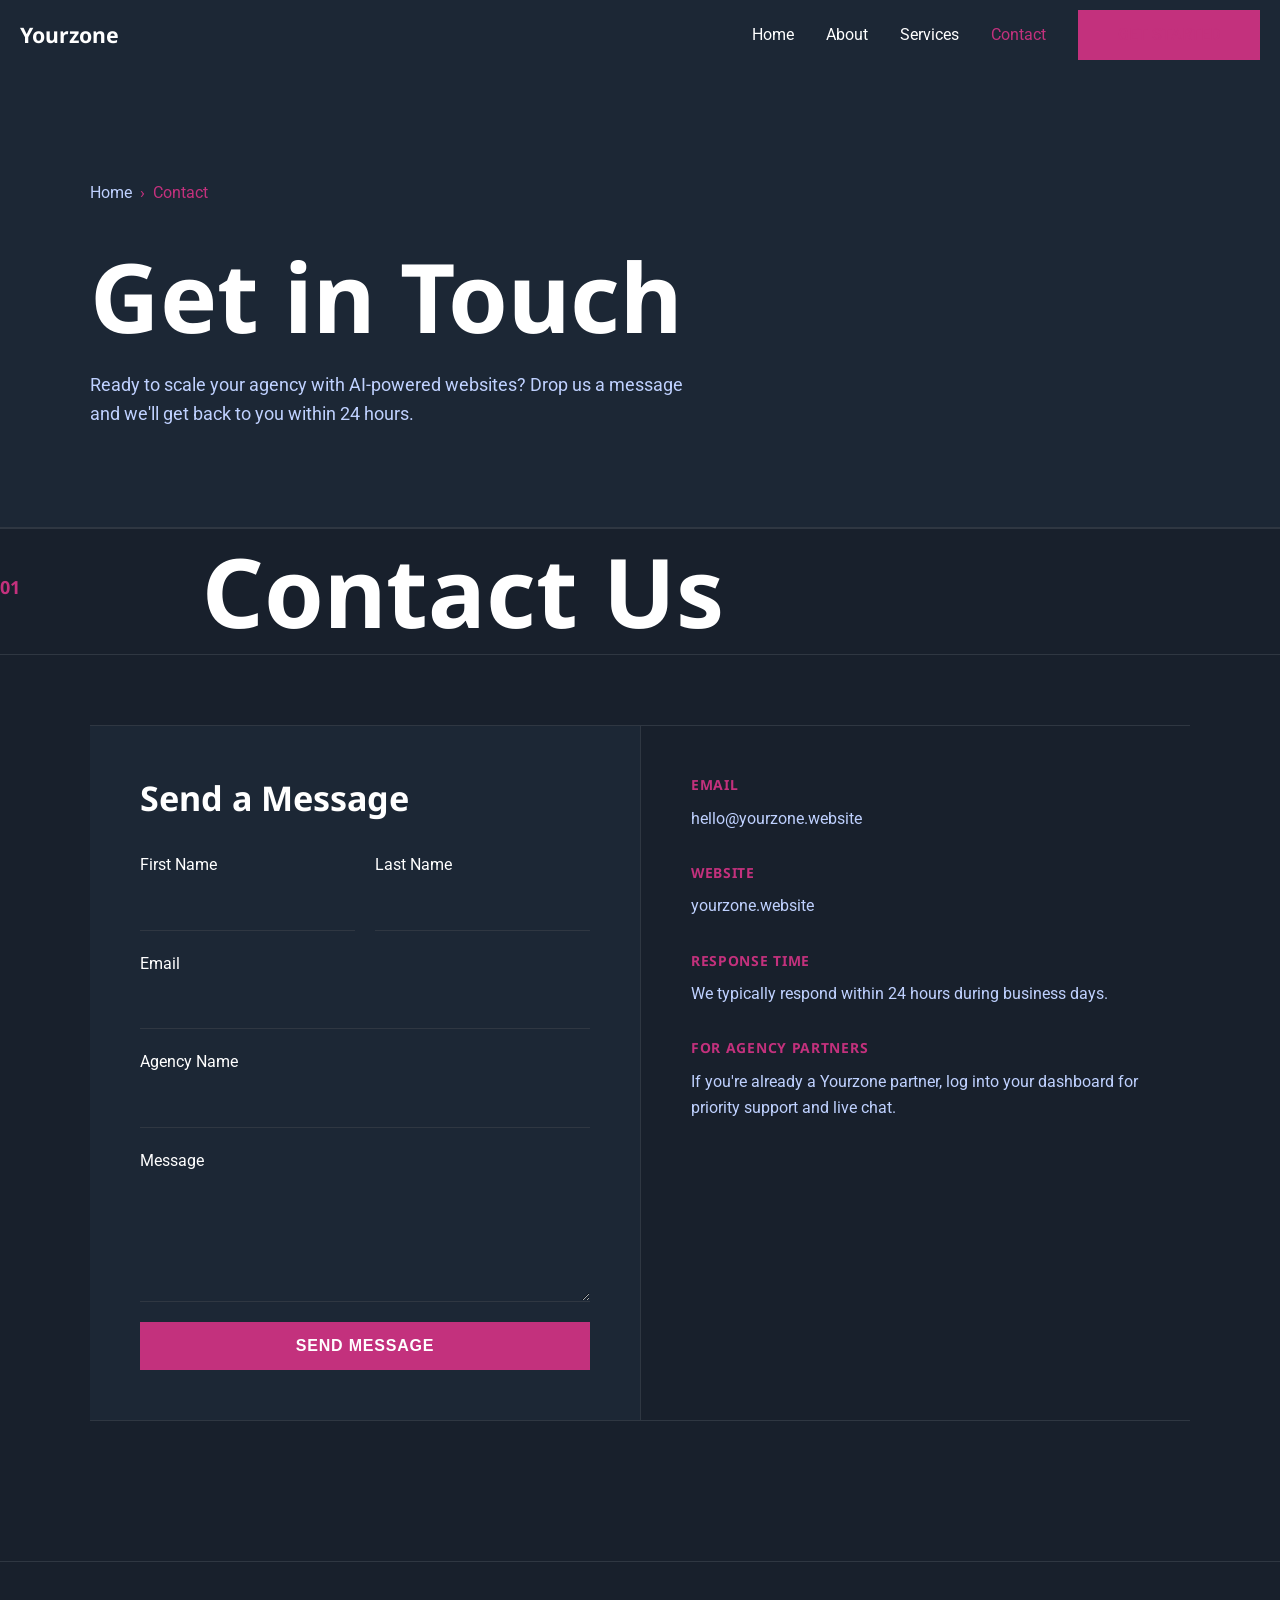
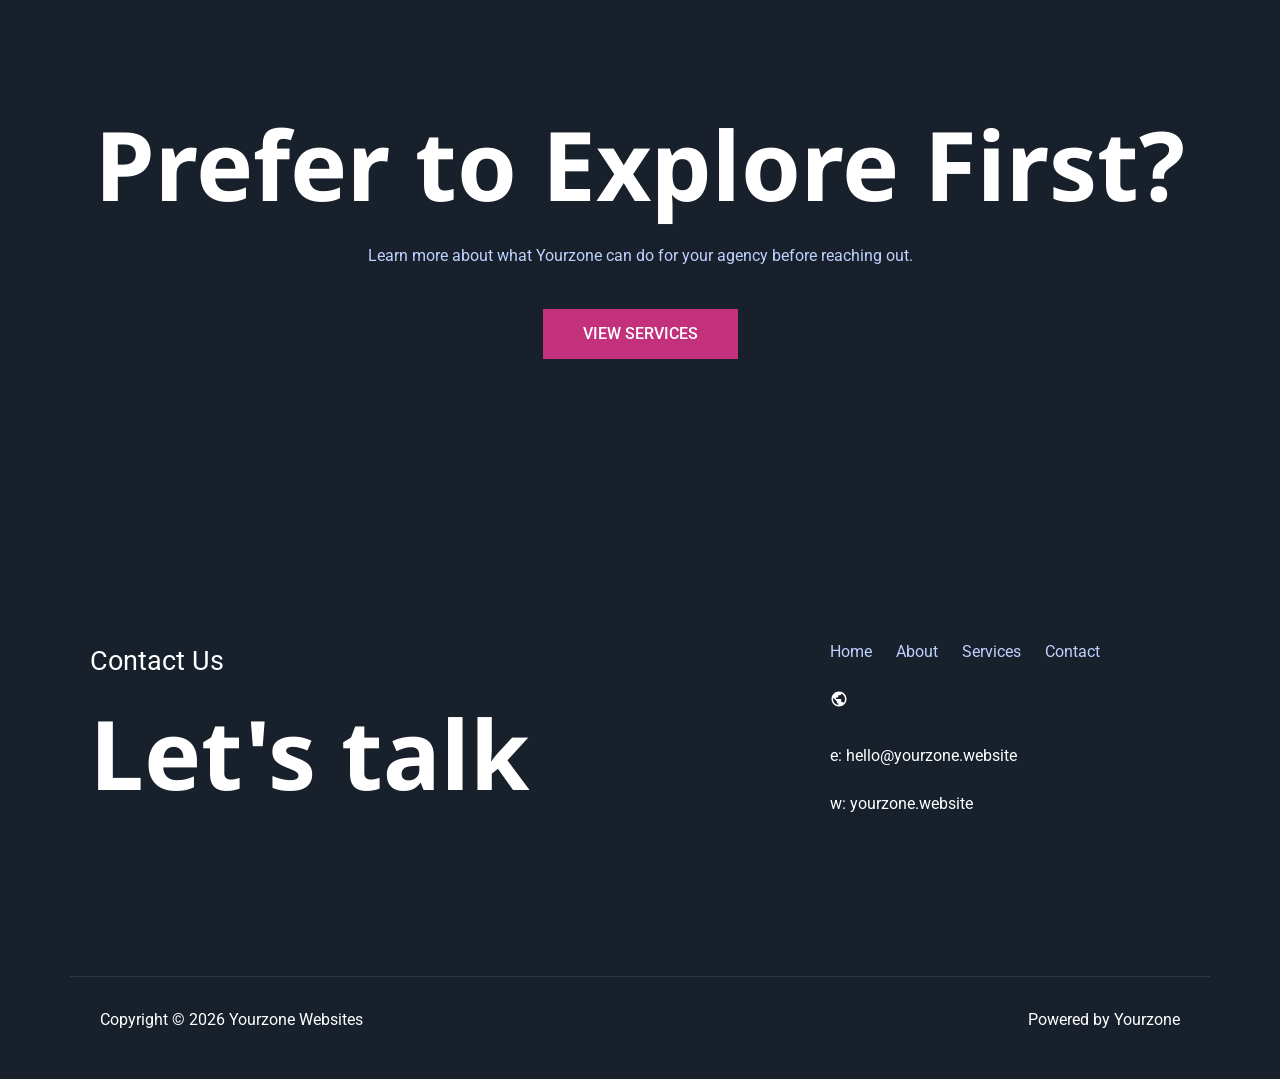
<file: pages/contact.html>
<!DOCTYPE html>
<html lang="en">
<head>
    <meta charset="UTF-8">
    <meta name="viewport" content="width=device-width, initial-scale=1.0">
    <title>Contact — Yourzone Websites</title>
    <meta name="description" content="Get in touch with Yourzone Websites. Start building AI-powered websites for your agency clients today.">
    <link rel="stylesheet" href="css/style.css">
</head>
<body>

    <!-- Nav -->
    <nav class="nav">
        <a href="index.html" class="nav-brand">Yourzone</a>
        <ul class="nav-links">
            <li><a href="index.html">Home</a></li>
            <li><a href="about.html">About</a></li>
            <li><a href="services.html">Services</a></li>
            <li><a href="contact.html">Contact</a></li>
            <li><a href="contact.html" class="btn btn-primary">Get Started</a></li>
        </ul>
        <button class="nav-toggle" aria-label="Toggle menu">
            <svg viewBox="0 0 20 20"><path d="M0 3h20v2H0V3zm0 6h20v2H0V9zm0 6h20v2H0v-2z"/></svg>
        </button>
    </nav>

    <!-- Page Header -->
    <div class="page-header">
        <div class="container">
            <div class="breadcrumb">
                <a href="index.html">Home</a>
                <span>›</span>
                <span>Contact</span>
            </div>
            <h1>Get in Touch</h1>
            <p>Ready to scale your agency with AI-powered websites? Drop us a message and we'll get back to you within 24 hours.</p>
        </div>
    </div>

    <!-- Contact Grid -->
    <div class="section-nav reveal">
        <div class="section-nav-label">
            <h5>01</h5>
        </div>
        <div class="section-nav-content">
            <h2>Contact Us</h2>
        </div>
        <div class="section-nav-action"></div>
    </div>

    <div class="container">
        <div class="contact-grid reveal">
            <div class="contact-form-wrap">
                <h3 style="margin-bottom: 2rem;">Send a Message</h3>
                <form class="form" action="#" method="POST">
                    <div class="form-row">
                        <div class="form-field">
                            <label class="form-label" for="first-name">First Name</label>
                            <input type="text" id="first-name" name="first_name" class="form-input" required>
                        </div>
                        <div class="form-field">
                            <label class="form-label" for="last-name">Last Name</label>
                            <input type="text" id="last-name" name="last_name" class="form-input" required>
                        </div>
                    </div>
                    <div class="form-field">
                        <label class="form-label" for="email">Email</label>
                        <input type="email" id="email" name="email" class="form-input" required>
                    </div>
                    <div class="form-field">
                        <label class="form-label" for="agency">Agency Name</label>
                        <input type="text" id="agency" name="agency" class="form-input">
                    </div>
                    <div class="form-field">
                        <label class="form-label" for="message">Message</label>
                        <textarea id="message" name="message" class="form-textarea" rows="5" required></textarea>
                    </div>
                    <button type="submit" class="btn-submit">Send Message</button>
                </form>
            </div>
            <div class="contact-info-wrap">
                <div class="contact-info-item">
                    <h6>Email</h6>
                    <p><a href="mailto:hello@yourzone.website">hello@yourzone.website</a></p>
                </div>
                <div class="contact-info-item">
                    <h6>Website</h6>
                    <p><a href="https://yourzone.website" target="_blank" rel="noopener">yourzone.website</a></p>
                </div>
                <div class="contact-info-item">
                    <h6>Response Time</h6>
                    <p>We typically respond within 24 hours during business days.</p>
                </div>
                <div class="contact-info-item">
                    <h6>For Agency Partners</h6>
                    <p>If you're already a Yourzone partner, log into your dashboard for priority support and live chat.</p>
                </div>
            </div>
        </div>
    </div>

    <!-- CTA Section -->
    <div class="cta-section reveal">
        <div class="container">
            <h2>Prefer to Explore First?</h2>
            <p>Learn more about what Yourzone can do for your agency before reaching out.</p>
            <a href="services.html" class="btn btn-primary">View Services</a>
        </div>
    </div>

    <!-- Footer -->
    <footer class="footer">
        <div class="footer-cta">
            <div>
                <p class="footer-cta-label">Contact Us</p>
                <h2 class="footer-cta-title">Let's talk</h2>
            </div>
            <div>
                <ul class="footer-nav">
                    <li><a href="index.html">Home</a></li>
                    <li><a href="about.html">About</a></li>
                    <li><a href="services.html">Services</a></li>
                    <li><a href="contact.html">Contact</a></li>
                </ul>
                <div class="footer-social">
                    <a href="https://yourzone.website" target="_blank" rel="noopener" aria-label="Website"><svg viewBox="0 0 24 24" width="18" height="18"><path fill="currentColor" d="M12 2C6.48 2 2 6.48 2 12s4.48 10 10 10 10-4.48 10-10S17.52 2 12 2zm-1 17.93c-3.95-.49-7-3.85-7-7.93 0-.62.08-1.21.21-1.79L9 15v1c0 1.1.9 2 2 2v1.93zm6.9-2.54c-.26-.81-1-1.39-1.9-1.39h-1v-3c0-.55-.45-1-1-1H8v-2h2c.55 0 1-.45 1-1V7h2c1.1 0 2-.9 2-2v-.41c2.93 1.19 5 4.06 5 7.41 0 2.08-.8 3.97-2.1 5.39z"/></svg></a>
                </div>
                <div class="footer-contact">
                    <p>e: <a href="mailto:hello@yourzone.website">hello@yourzone.website</a></p>
                    <p>w: <a href="https://yourzone.website" target="_blank" rel="noopener">yourzone.website</a></p>
                </div>
            </div>
        </div>
        <div class="footer-bottom">
            <p class="footer-copyright">Copyright &copy; 2026 Yourzone Websites</p>
            <p class="footer-tagline">Powered by Yourzone</p>
        </div>
    </footer>

    <script src="js/main.js"></script>
</body>
</html>
</file>
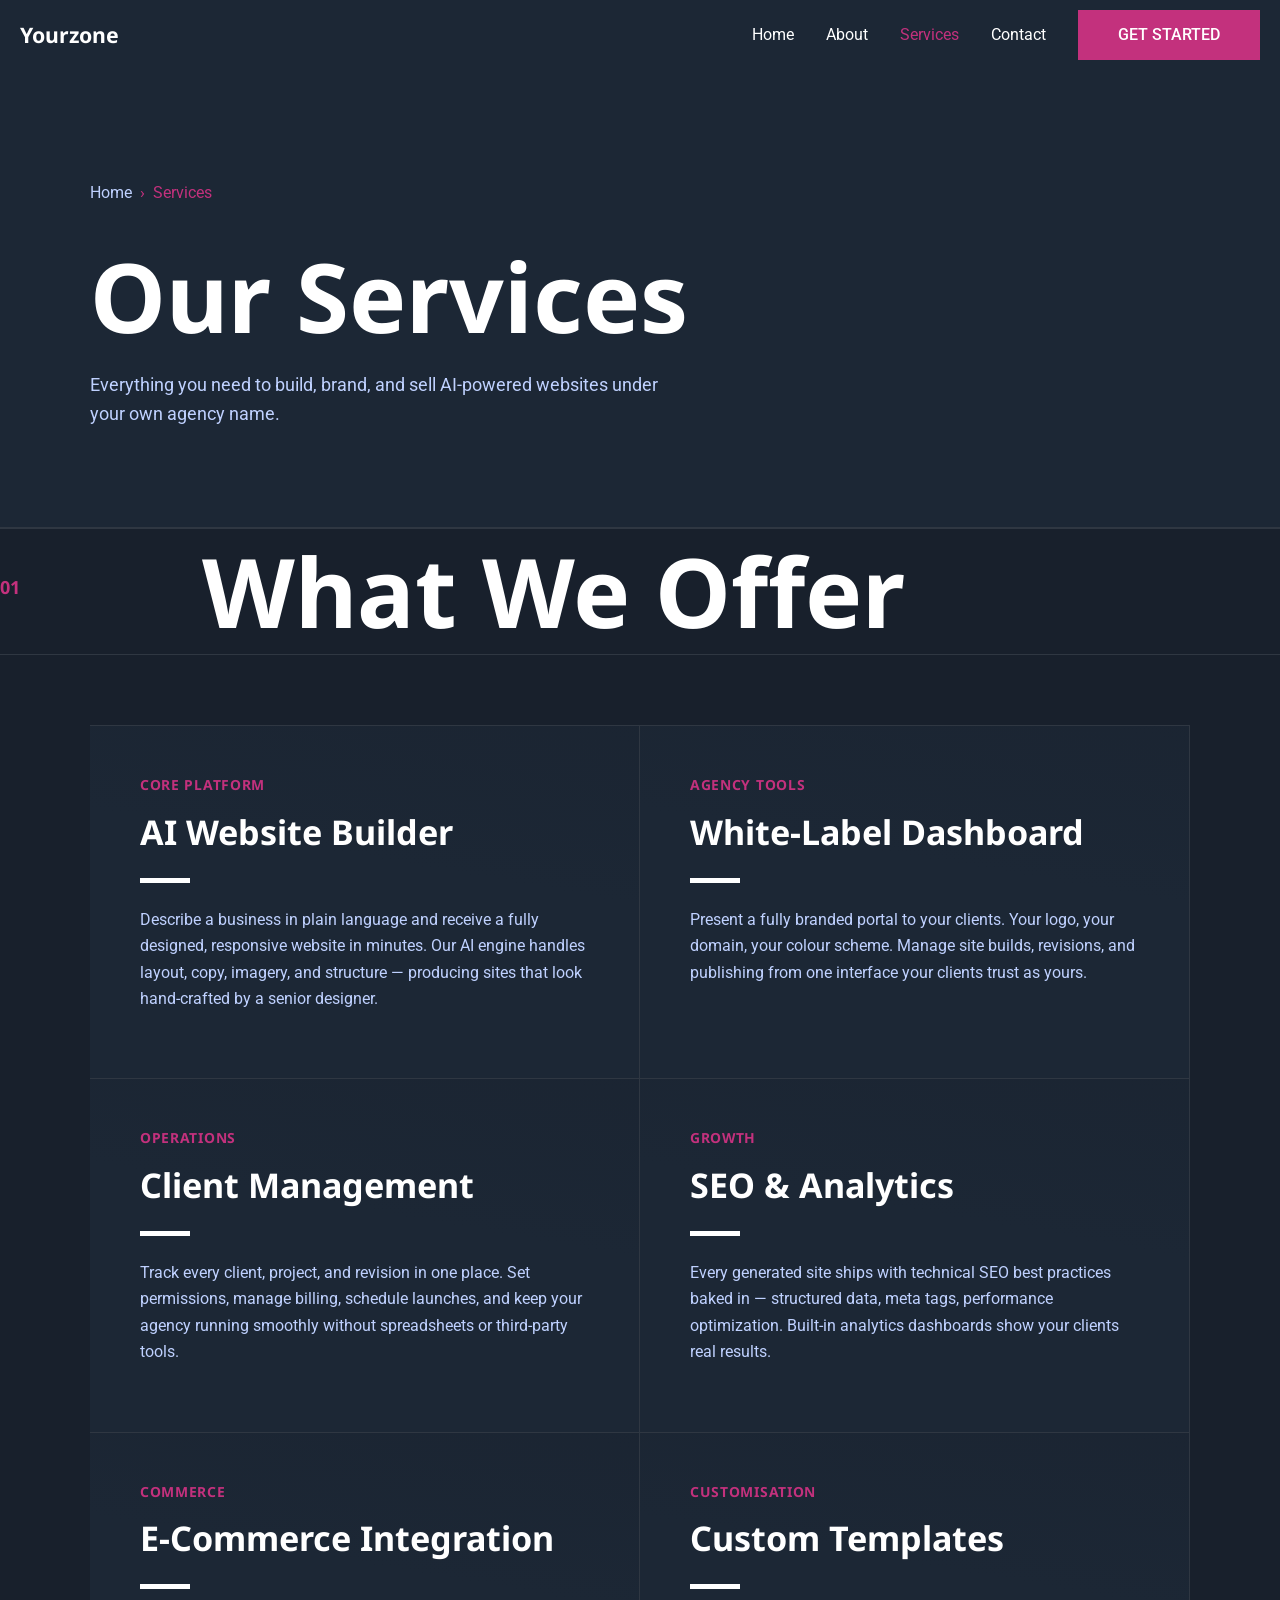
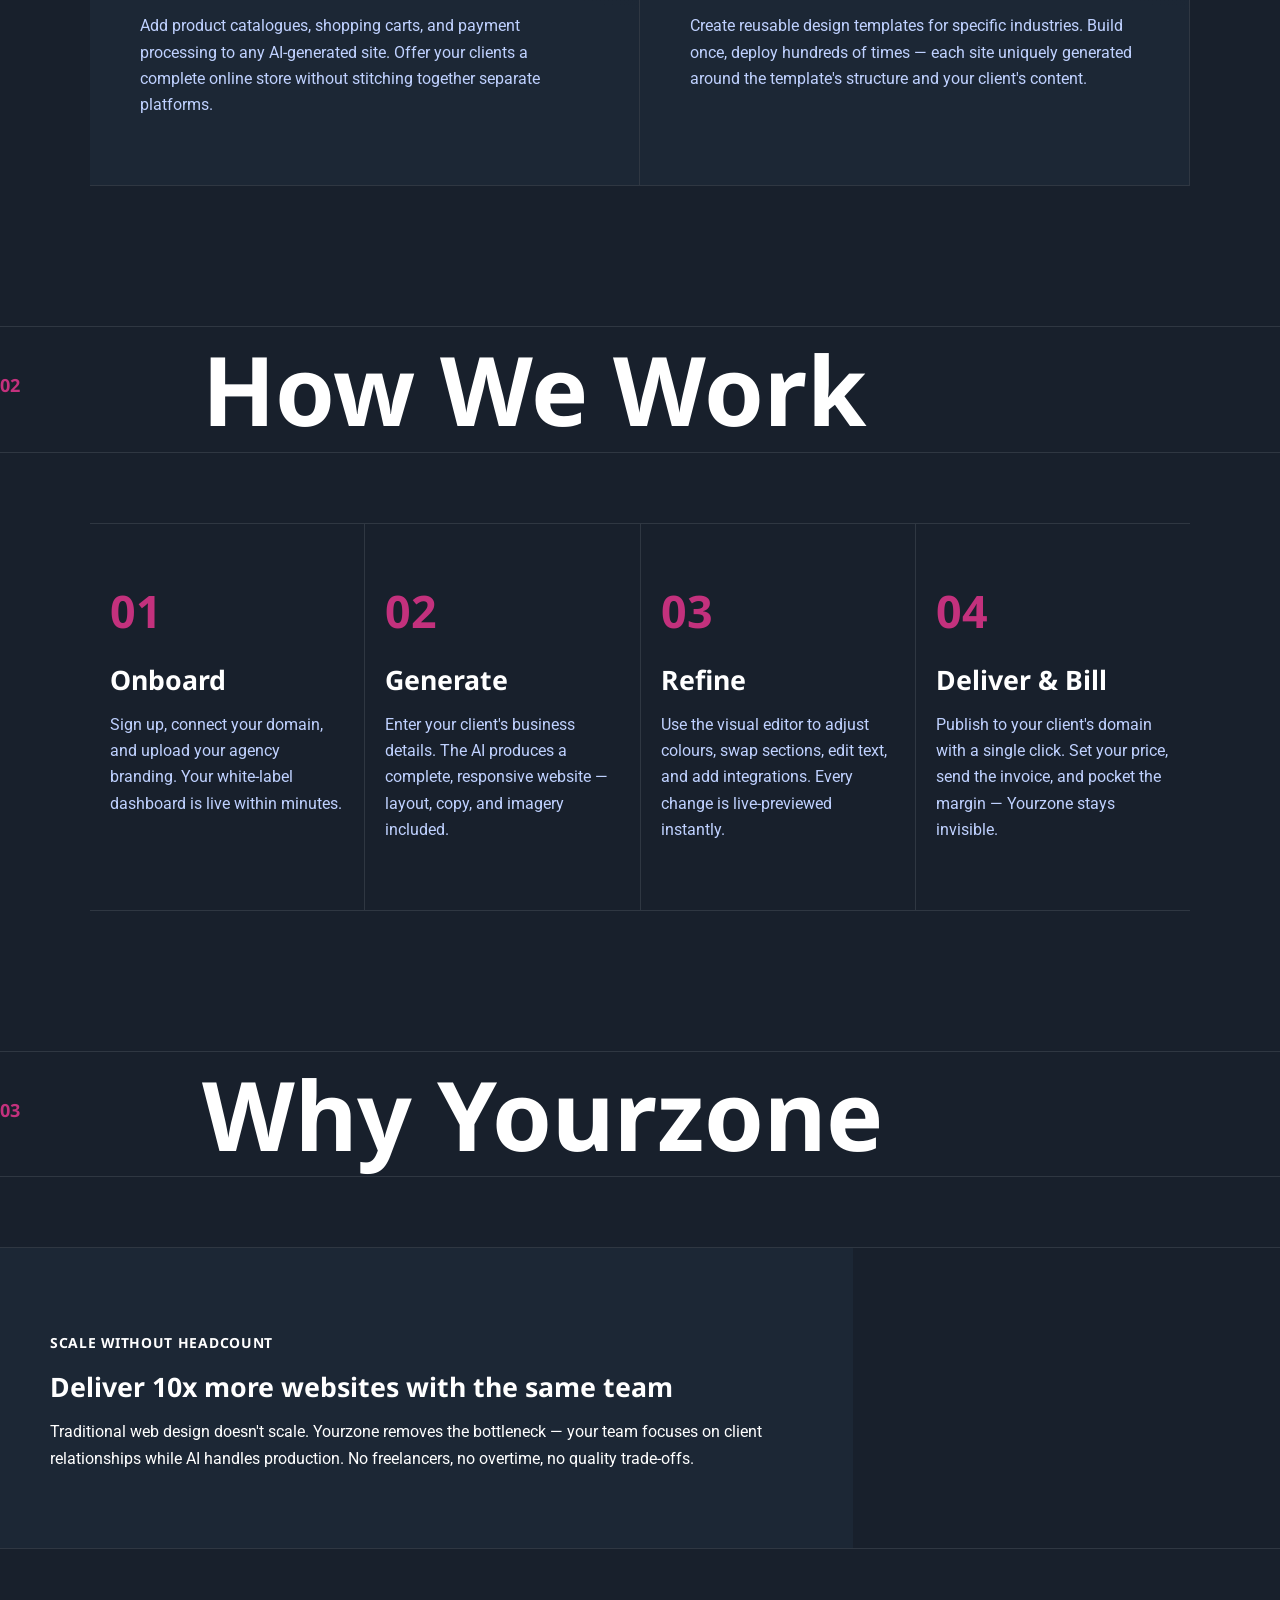
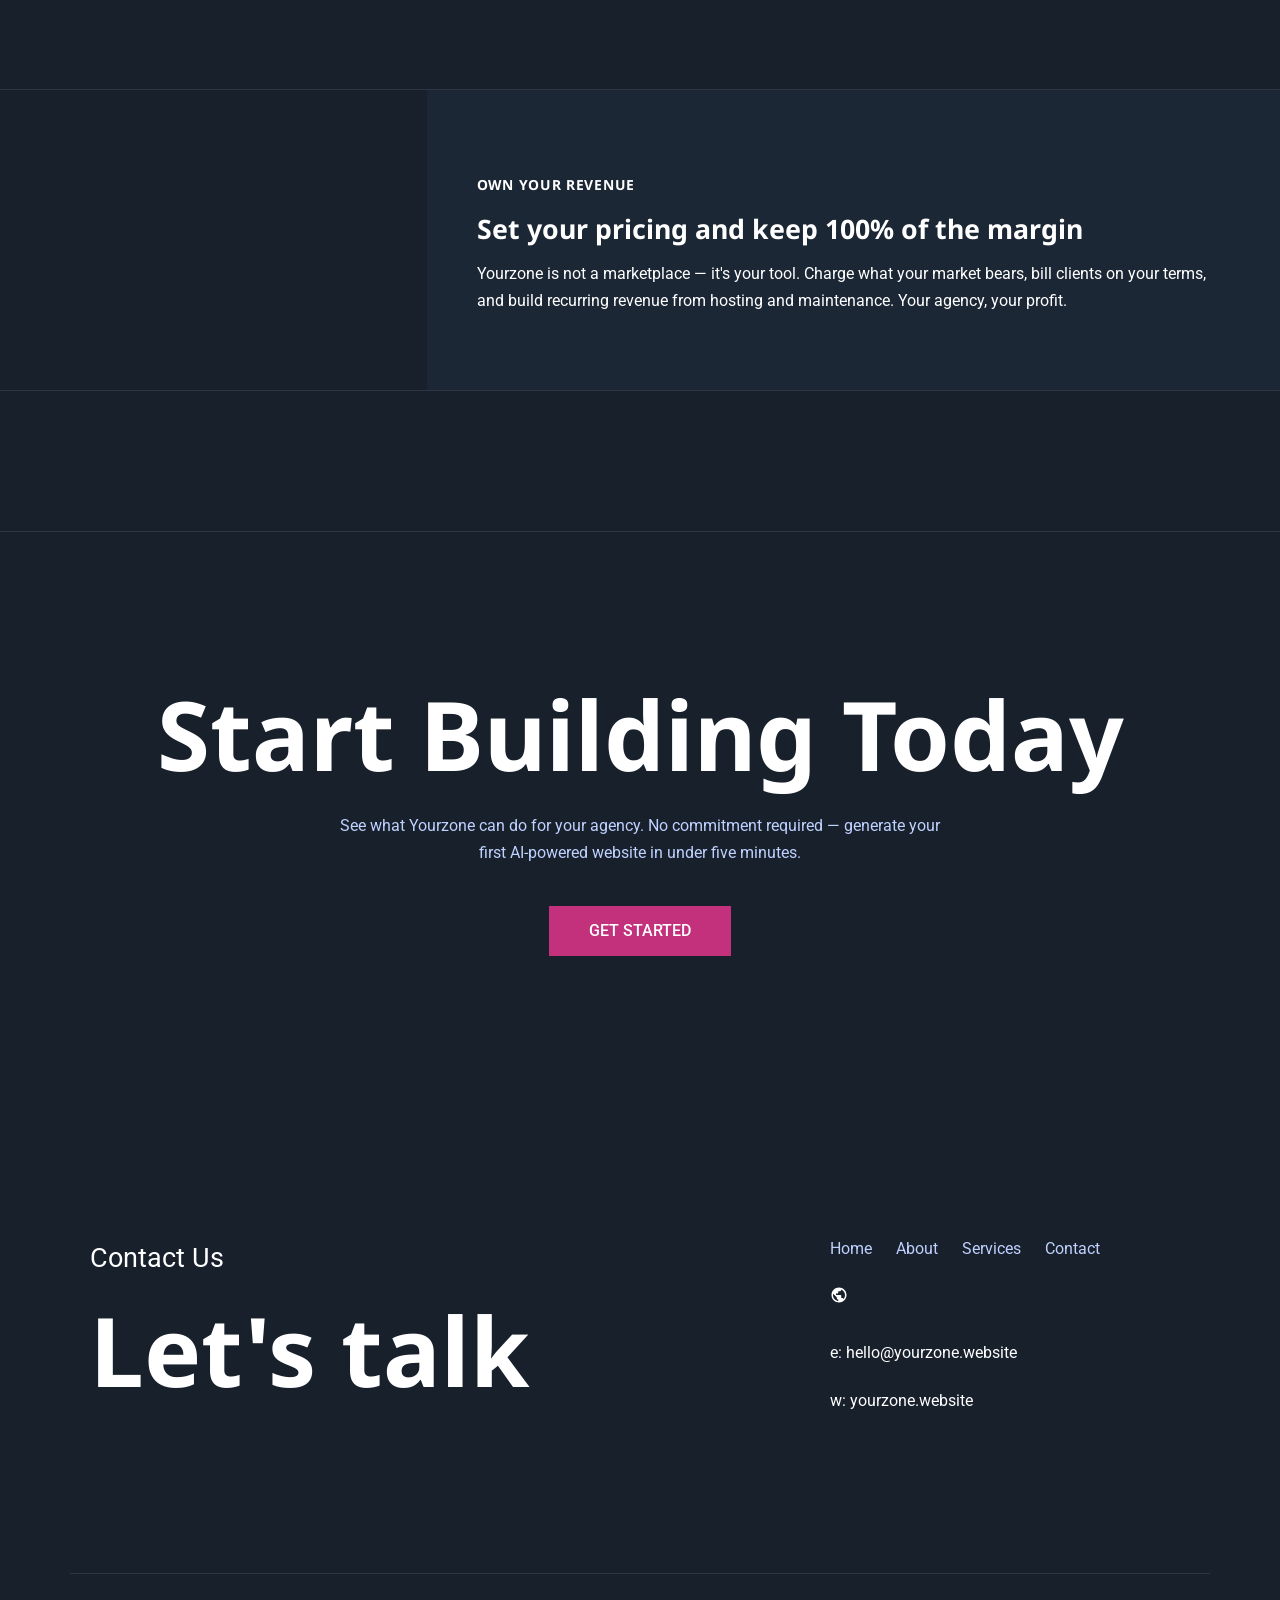
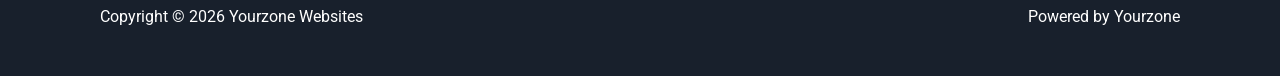
<file: pages/services.html>
<!DOCTYPE html>
<html lang="en">
<head>
    <meta charset="UTF-8">
    <meta name="viewport" content="width=device-width, initial-scale=1.0">
    <title>Services — Yourzone Websites</title>
    <meta name="description" content="Explore Yourzone's full suite of AI website building tools — from white-label dashboards and client management to SEO, e-commerce, and custom template creation.">
    <link rel="stylesheet" href="css/style.css">
</head>
<body>

    <!-- Nav -->
    <nav class="nav">
        <a href="index.html" class="nav-brand">Yourzone</a>
        <ul class="nav-links">
            <li><a href="index.html">Home</a></li>
            <li><a href="about.html">About</a></li>
            <li><a href="services.html">Services</a></li>
            <li><a href="contact.html">Contact</a></li>
            <li><a href="contact.html" class="btn btn-primary">Get Started</a></li>
        </ul>
        <button class="nav-toggle" aria-label="Toggle menu">
            <svg viewBox="0 0 20 20"><path d="M0 3h20v2H0V3zm0 6h20v2H0V9zm0 6h20v2H0v-2z"/></svg>
        </button>
    </nav>

    <!-- Page Header -->
    <div class="page-header">
        <div class="container">
            <div class="breadcrumb">
                <a href="index.html">Home</a>
                <span>›</span>
                <span>Services</span>
            </div>
            <h1>Our Services</h1>
            <p>Everything you need to build, brand, and sell AI-powered websites under your own agency name.</p>
        </div>
    </div>

    <!-- Services Grid -->
    <div class="section-nav reveal">
        <div class="section-nav-label">
            <h5>01</h5>
        </div>
        <div class="section-nav-content">
            <h2>What We Offer</h2>
        </div>
        <div class="section-nav-action"></div>
    </div>

    <div class="container">
        <div class="service-detail-grid reveal">
            <div class="service-detail-card">
                <h6>Core Platform</h6>
                <h3>AI Website Builder</h3>
                <div class="service-card-divider"></div>
                <p>Describe a business in plain language and receive a fully designed, responsive website in minutes. Our AI engine handles layout, copy, imagery, and structure — producing sites that look hand-crafted by a senior designer.</p>
            </div>
            <div class="service-detail-card">
                <h6>Agency Tools</h6>
                <h3>White-Label Dashboard</h3>
                <div class="service-card-divider"></div>
                <p>Present a fully branded portal to your clients. Your logo, your domain, your colour scheme. Manage site builds, revisions, and publishing from one interface your clients trust as yours.</p>
            </div>
            <div class="service-detail-card">
                <h6>Operations</h6>
                <h3>Client Management</h3>
                <div class="service-card-divider"></div>
                <p>Track every client, project, and revision in one place. Set permissions, manage billing, schedule launches, and keep your agency running smoothly without spreadsheets or third-party tools.</p>
            </div>
            <div class="service-detail-card">
                <h6>Growth</h6>
                <h3>SEO &amp; Analytics</h3>
                <div class="service-card-divider"></div>
                <p>Every generated site ships with technical SEO best practices baked in — structured data, meta tags, performance optimization. Built-in analytics dashboards show your clients real results.</p>
            </div>
            <div class="service-detail-card">
                <h6>Commerce</h6>
                <h3>E-Commerce Integration</h3>
                <div class="service-card-divider"></div>
                <p>Add product catalogues, shopping carts, and payment processing to any AI-generated site. Offer your clients a complete online store without stitching together separate platforms.</p>
            </div>
            <div class="service-detail-card">
                <h6>Customisation</h6>
                <h3>Custom Templates</h3>
                <div class="service-card-divider"></div>
                <p>Create reusable design templates for specific industries. Build once, deploy hundreds of times — each site uniquely generated around the template's structure and your client's content.</p>
            </div>
        </div>
    </div>

    <!-- How We Work -->
    <div class="section-nav reveal">
        <div class="section-nav-label">
            <h5>02</h5>
        </div>
        <div class="section-nav-content">
            <h2>How We Work</h2>
        </div>
        <div class="section-nav-action"></div>
    </div>

    <div class="container">
        <div class="process-steps reveal">
            <div class="process-step">
                <div class="process-step-number">01</div>
                <h4>Onboard</h4>
                <p>Sign up, connect your domain, and upload your agency branding. Your white-label dashboard is live within minutes.</p>
            </div>
            <div class="process-step">
                <div class="process-step-number">02</div>
                <h4>Generate</h4>
                <p>Enter your client's business details. The AI produces a complete, responsive website — layout, copy, and imagery included.</p>
            </div>
            <div class="process-step">
                <div class="process-step-number">03</div>
                <h4>Refine</h4>
                <p>Use the visual editor to adjust colours, swap sections, edit text, and add integrations. Every change is live-previewed instantly.</p>
            </div>
            <div class="process-step">
                <div class="process-step-number">04</div>
                <h4>Deliver &amp; Bill</h4>
                <p>Publish to your client's domain with a single click. Set your price, send the invoice, and pocket the margin — Yourzone stays invisible.</p>
            </div>
        </div>
    </div>

    <!-- Content Rows: Why Yourzone -->
    <div class="section-nav reveal">
        <div class="section-nav-label">
            <h5>03</h5>
        </div>
        <div class="section-nav-content">
            <h2>Why Yourzone</h2>
        </div>
        <div class="section-nav-action"></div>
    </div>

    <div class="content-row reveal">
        <div class="content-block">
            <h6>Scale Without Headcount</h6>
            <h4>Deliver 10x more websites with the same team</h4>
            <p>Traditional web design doesn't scale. Yourzone removes the bottleneck — your team focuses on client relationships while AI handles production. No freelancers, no overtime, no quality trade-offs.</p>
        </div>
        <div class="content-image" style="background-image: url('https://images.unsplash.com/photo-1553877522-43269d4ea984?w=800&q=80');"></div>
    </div>

    <div class="content-row reveal" style="flex-direction: row-reverse;">
        <div class="content-block">
            <h6>Own Your Revenue</h6>
            <h4>Set your pricing and keep 100% of the margin</h4>
            <p>Yourzone is not a marketplace — it's your tool. Charge what your market bears, bill clients on your terms, and build recurring revenue from hosting and maintenance. Your agency, your profit.</p>
        </div>
        <div class="content-image" style="background-image: url('https://images.unsplash.com/photo-1554224155-6726b3ff858f?w=800&q=80');"></div>
    </div>

    <!-- CTA Section -->
    <div class="cta-section reveal">
        <div class="container">
            <h2>Start Building Today</h2>
            <p>See what Yourzone can do for your agency. No commitment required — generate your first AI-powered website in under five minutes.</p>
            <a href="contact.html" class="btn btn-primary">Get Started</a>
        </div>
    </div>

    <!-- Footer -->
    <footer class="footer">
        <div class="footer-cta">
            <div>
                <p class="footer-cta-label">Contact Us</p>
                <h2 class="footer-cta-title">Let's talk</h2>
            </div>
            <div>
                <ul class="footer-nav">
                    <li><a href="index.html">Home</a></li>
                    <li><a href="about.html">About</a></li>
                    <li><a href="services.html">Services</a></li>
                    <li><a href="contact.html">Contact</a></li>
                </ul>
                <div class="footer-social">
                    <a href="https://yourzone.website" target="_blank" rel="noopener" aria-label="Website"><svg viewBox="0 0 24 24" width="18" height="18"><path fill="currentColor" d="M12 2C6.48 2 2 6.48 2 12s4.48 10 10 10 10-4.48 10-10S17.52 2 12 2zm-1 17.93c-3.95-.49-7-3.85-7-7.93 0-.62.08-1.21.21-1.79L9 15v1c0 1.1.9 2 2 2v1.93zm6.9-2.54c-.26-.81-1-1.39-1.9-1.39h-1v-3c0-.55-.45-1-1-1H8v-2h2c.55 0 1-.45 1-1V7h2c1.1 0 2-.9 2-2v-.41c2.93 1.19 5 4.06 5 7.41 0 2.08-.8 3.97-2.1 5.39z"/></svg></a>
                </div>
                <div class="footer-contact">
                    <p>e: <a href="mailto:hello@yourzone.website">hello@yourzone.website</a></p>
                    <p>w: <a href="https://yourzone.website" target="_blank" rel="noopener">yourzone.website</a></p>
                </div>
            </div>
        </div>
        <div class="footer-bottom">
            <p class="footer-copyright">Copyright &copy; 2026 Yourzone Websites</p>
            <p class="footer-tagline">Powered by Yourzone</p>
        </div>
    </footer>

    <script src="js/main.js"></script>
</body>
</html>
</file>
<file: pages/css/style.css>
@import url("https://fonts.googleapis.com/css2?family=Noto+Sans:wght@400;700&family=Roboto:wght@400;500;700&display=swap");

*,
*::before,
*::after {
  box-sizing: border-box;
  margin: 0;
  padding: 0;
}

:root {
  /* -- Colors -- */
  --primary: #c3317d;
  --primary-rgb: 195, 49, 125;
  --bg: #18202c;
  --bg-alt: #1c2735;
  --bg-gradient-start: rgba(30, 42, 57, 0.48);
  --text: #ffffff;
  --text-muted: #bfd1ff;
  --border: #2f3742;
  --border-subtle: rgba(255, 255, 255, 0.07);
  --bg-surface: #f2f5f7;
  --white: #ffffff;
  --black: #000000;
  --overlay: rgba(28, 39, 53, 0.5);
  --overlay-hover: rgba(28, 39, 53, 0.85);
  --nav-mobile-text: #131b26;

  /* -- Typography -- */
  --font-body: "Roboto", system-ui, -apple-system, sans-serif;
  --font-heading: "Noto Sans", system-ui, sans-serif;
  --text-xs: 0.87rem;
  --text-sm: 1rem;
  --text-md: 1.13rem;
  --text-lg: 1.33rem;
  --text-xl: 1.67rem;
  --text-2xl: 2.13rem;
  --text-3xl: 2.4rem;
  --text-4xl: 2.8rem;
  --text-5xl: 6rem;
  --text-6xl: 7.33rem;
  --fw-body: 400;
  --fw-button: 500;
  --fw-heading: 700;
  --leading-tight: 1.2;
  --leading-snug: 1.25;
  --leading-normal: 1.3;
  --leading-relaxed: 1.65;
  --tracking-wide: 0.05em;

  /* -- Spacing -- */
  --space-xs: 0px;
  --space-sm: 20px;
  --space-md: 25px;
  --space-lg: 50px;
  --space-xl: 70px;
  --space-2xl: 140px;
  --space-3xl: 150px;
  --container: 1140px;
  --gap: 24px;
  --nav-height: 70px;

  /* -- Shape -- */
  --radius: 0px;
  --radius-sm: 3px;
  --divider-width: 5px;
  --divider-length: 50px;
  --transition: all 0.2s linear;
  --overlay-rest: 0.5;
  --overlay-hover-opacity: 0.85;
  --gradient-card: linear-gradient(
    190deg,
    rgba(30, 42, 57, 0.48) 0%,
    var(--bg-alt) 40%
  );
  --gradient-card-hover: linear-gradient(
    180deg,
    var(--primary) 0%,
    var(--primary) 100%
  );
}

html {
  scroll-behavior: smooth;
}

body {
  font-family: var(--font-body);
  font-size: var(--text-sm);
  font-weight: var(--fw-body);
  line-height: var(--leading-relaxed);
  color: var(--text);
  background-color: var(--bg);
  -webkit-font-smoothing: antialiased;
  -moz-osx-font-smoothing: grayscale;
}

a {
  color: var(--white);
  text-decoration: none;
  transition: color 0.2s linear;
}

a:hover {
  color: var(--primary);
}

h1,
h2,
h3,
h4,
h5,
h6 {
  font-family: var(--font-heading);
  font-weight: var(--fw-heading);
  color: var(--white);
  line-height: var(--leading-tight);
  margin: 0;
}

h1 {
  font-size: var(--text-6xl);
  line-height: var(--leading-tight);
}
h2 {
  font-size: var(--text-5xl);
  line-height: var(--leading-normal);
}
h3 {
  font-size: var(--text-2xl);
  line-height: var(--leading-normal);
}
h4 {
  font-size: var(--text-xl);
  line-height: var(--leading-tight);
}
h5 {
  font-size: var(--text-md);
  line-height: var(--leading-tight);
}
h6 {
  font-size: var(--text-xs);
  line-height: var(--leading-snug);
  text-transform: uppercase;
  letter-spacing: var(--tracking-wide);
  color: var(--primary);
}

p {
  margin: 0 0 1em;
}

img {
  max-width: 100%;
  height: auto;
  display: block;
}

/* -- Layout -- */
.container {
  max-width: var(--container);
  margin-left: auto;
  margin-right: auto;
  padding-left: var(--space-sm);
  padding-right: var(--space-sm);
}

.section {
  padding-top: var(--space-xl);
  padding-bottom: var(--space-xl);
}

.section-row {
  display: flex;
  flex-direction: row;
  align-items: stretch;
  gap: 0;
  border-top: 1px solid var(--border);
  border-bottom: 1px solid var(--border);
  margin-bottom: var(--space-xl);
}

/* -- Nav -- */
.nav {
  position: absolute;
  top: 0;
  left: 0;
  right: 0;
  z-index: 100;
  background: transparent;
  padding: 9px var(--space-sm);
  min-height: var(--nav-height);
  display: flex;
  align-items: center;
  justify-content: space-between;
}

.nav.scrolled {
  position: fixed;
  background: var(--bg);
  border-bottom: 1px solid var(--border);
}

.nav-brand {
  font-family: var(--font-heading);
  font-weight: var(--fw-heading);
  font-size: var(--text-lg);
  color: var(--white);
  text-decoration: none;
}

.nav-brand:hover {
  color: var(--white);
}

.nav-links {
  display: flex;
  align-items: center;
  gap: 2rem;
  list-style: none;
}

.nav-links a {
  color: var(--white);
  font-family: var(--font-body);
  font-size: var(--text-sm);
  transition: color 0.2s linear;
}

.nav-links a:hover,
.nav-links a.active {
  color: var(--primary);
}

.nav-toggle {
  display: none;
  color: var(--white);
  background: transparent;
  border: none;
  cursor: pointer;
}

.nav-toggle svg {
  width: 20px;
  height: 20px;
  fill: var(--white);
}

/* -- Mobile Nav -- */
.nav-links.open {
  display: flex;
  flex-direction: column;
  position: absolute;
  top: var(--nav-height);
  left: 0;
  right: 0;
  background: var(--bg);
  padding: var(--space-sm);
  border-bottom: 1px solid var(--border);
  gap: 1rem;
}

/* -- Hero -- */
.hero {
  position: relative;
  min-height: 100vh;
  display: flex;
  flex-direction: row;
  align-items: stretch;
  background-color: var(--bg-alt);
  background-size: cover;
  background-position: center;
  background-attachment: fixed;
  overflow: hidden;
  padding-bottom: var(--space-3xl);
  border-bottom: 1px solid var(--border);
}

.hero::before {
  content: "";
  position: absolute;
  inset: 0;
  background-color: var(--bg-alt);
  background-position: center center;
  background-repeat: no-repeat;
  background-size: cover;
  z-index: 0;
}

.hero-sidebar {
  width: 15.8%;
  padding-top: 230px;
  padding-bottom: var(--space-3xl);
  position: relative;
  z-index: 1;
}

.hero-divider {
  width: 100px;
  height: 13px;
  background: var(--white);
}

.hero-content {
  width: 56%;
  padding-top: 200px;
  padding-bottom: 200px;
  position: relative;
  z-index: 1;
}

.hero-title {
  font-size: var(--text-6xl);
  font-family: var(--font-heading);
  color: var(--white);
  line-height: var(--leading-tight);
}

.hero-text {
  color: var(--text-muted);
  font-size: var(--text-sm);
  line-height: var(--leading-relaxed);
  margin-top: 2rem;
  max-width: 480px;
}

.hero-cta {
  margin-top: 2.5rem;
}

.hero-aside {
  width: 27.82%;
  padding-top: 200px;
  padding-bottom: var(--space-3xl);
  padding-left: var(--space-lg);
  text-align: end;
  position: relative;
  z-index: 1;
}

.hero-aside .icon {
  font-size: 100px;
  color: var(--primary);
  text-align: end;
}

.hero-aside .signature {
  opacity: 0.3;
  text-align: end;
}

/* -- Section Nav Bar -- */
.section-nav {
  display: flex;
  flex-direction: row;
  align-items: stretch;
  border-top: 1px solid var(--border);
  border-bottom: 1px solid var(--border);
  margin-bottom: var(--space-xl);
}

.section-nav-label {
  width: 15.8%;
  display: flex;
  flex-direction: column;
  justify-content: center;
}

.section-nav-label h5 {
  color: var(--primary);
  margin-top: -7px;
}

.section-nav-content {
  width: 56.2%;
  display: flex;
  align-items: center;
}

.section-nav-action {
  width: 27.664%;
  display: flex;
  align-items: center;
  justify-content: center;
  margin-top: -29px;
  margin-bottom: -24px;
}

/* -- Buttons -- */
.btn {
  display: inline-flex;
  align-items: center;
  justify-content: center;
  font-family: var(--font-body);
  font-size: var(--text-sm);
  font-weight: var(--fw-button);
  line-height: 1em;
  text-transform: uppercase;
  text-decoration: none;
  border: none;
  border-radius: var(--radius);
  cursor: pointer;
  transition: var(--transition);
}

.btn-primary {
  background-color: var(--primary);
  color: var(--white);
  padding: 17px 40px;
}

.btn-primary:hover {
  background-color: var(--white);
  color: var(--black);
}

.btn-icon {
  background-color: var(--primary);
  color: var(--white);
  padding: 28px 26px;
  border-radius: var(--radius);
}

.btn-icon:hover {
  background-color: var(--white);
  color: var(--black);
}

.btn-submit {
  background-color: var(--primary);
  color: var(--white);
  padding: 15px 30px;
  border-radius: var(--radius);
  font-size: var(--text-sm);
  font-weight: var(--fw-heading);
  text-transform: uppercase;
  letter-spacing: var(--tracking-wide);
  border: none;
  cursor: pointer;
  transition: var(--transition);
}

.btn-submit:hover {
  background-color: var(--white);
  color: var(--black);
}

/* -- Service Cards -- */
.service-cards {
  display: flex;
  flex-direction: row;
  align-items: stretch;
  gap: 0;
  border-top: 1px solid var(--border-subtle);
  border-bottom: 1px solid var(--border-subtle);
  margin-top: -235px;
  margin-bottom: var(--space-2xl);
  position: relative;
  z-index: 2;
}

.service-card {
  flex: 1;
  position: relative;
  padding: var(--space-lg) var(--space-lg) var(--space-sm);
  border-left: 1px solid var(--border);
  background: var(--gradient-card);
  transition: var(--transition);
  overflow: hidden;
  display: flex;
  flex-direction: column;
  gap: var(--space-sm);
}

.service-card::before {
  content: "";
  position: absolute;
  inset: 0;
  background-position: bottom left;
  background-repeat: no-repeat;
  pointer-events: none;
  z-index: 0;
}

.service-card:hover {
  background: var(--gradient-card-hover);
}

.service-card-label {
  color: var(--white);
  font-size: var(--text-md);
}

.service-card-title {
  color: var(--white);
  font-size: var(--text-2xl);
}

.service-card-divider {
  width: var(--divider-length);
  height: var(--divider-width);
  background: var(--white);
  margin: var(--space-md) 0;
}

.service-card-text {
  color: var(--white);
  font-size: var(--text-sm);
  line-height: var(--leading-relaxed);
}

/* -- Content Row (How We Do It) -- */
.content-row {
  display: flex;
  flex-direction: row;
  align-items: stretch;
  gap: 0;
  border-top: 1px solid var(--border);
  border-bottom: 1px solid var(--border);
  margin-bottom: var(--space-2xl);
}

.content-block {
  display: flex;
  flex-direction: column;
  justify-content: center;
  padding: var(--space-lg) var(--space-lg) var(--space-md);
  background-color: var(--bg-alt);
  width: 66.66%;
}

.content-block h6 {
  color: var(--white);
  padding-bottom: var(--space-sm);
}

.content-block h4 {
  color: var(--white);
  margin-bottom: 1rem;
}

.content-block p {
  color: var(--white);
  line-height: var(--leading-relaxed);
}

.content-image {
  width: 33.33%;
  background-size: cover;
  background-position: center;
  background-repeat: no-repeat;
  min-height: 300px;
}

/* -- Gallery Grid -- */
.gallery-grid {
  display: flex;
  flex-direction: row;
  align-items: stretch;
  gap: 0;
  margin-bottom: var(--space-2xl);
}

.gallery-col {
  display: flex;
  flex-direction: column;
  gap: 0;
}

.gallery-col--left {
  width: 45%;
}
.gallery-col--right {
  width: 55%;
}

.gallery-item {
  position: relative;
  overflow: hidden;
  background-color: var(--bg-alt);
}

.gallery-item::before {
  content: "";
  position: absolute;
  inset: 0;
  background-size: cover;
  background-position: center;
  background-repeat: no-repeat;
  opacity: var(--overlay-rest);
  transition: opacity 0.2s linear;
  z-index: 1;
}

.gallery-item:hover::before {
  opacity: var(--overlay-hover-opacity);
}

.gallery-spacer--sm {
  min-height: 400px;
}
.gallery-spacer--lg {
  min-height: 800px;
}

/* -- About Section -- */
.about-section {
  display: flex;
  flex-direction: row;
  align-items: stretch;
  gap: 0;
  border-top: 1px solid var(--border);
  border-bottom: 1px solid var(--border);
  margin-bottom: var(--space-2xl);
}

.about-offset {
  margin-left: 16%;
}

.about-inner {
  display: flex;
  flex-direction: row;
  align-items: stretch;
  gap: 0;
}

.about-image {
  width: 33.33%;
  padding-right: var(--space-lg);
}

.about-image img {
  width: 100%;
  height: auto;
}

.about-content {
  width: 66.649%;
  padding-top: var(--space-lg);
}

/* -- Logo Cloud -- */
.logo-cloud {
  display: flex;
  flex-wrap: wrap;
  align-items: stretch;
  border-top: 1px solid var(--border);
  border-bottom: 1px solid var(--border);
  padding: 40px 0 80px;
}

.logo-cloud-label {
  width: 15.8%;
}
.logo-cloud-grid {
  width: 84.2%;
}

.logo-cloud-row {
  display: flex;
  flex-direction: row;
  align-items: stretch;
  gap: 0;
}

.logo-cloud-item {
  display: flex;
  align-items: center;
  justify-content: center;
  flex: 1;
  padding: var(--space-sm);
  position: relative;
  transition: var(--transition);
}

.logo-cloud-item::before {
  content: "";
  position: absolute;
  inset: 0;
  background-color: var(--bg-alt);
  opacity: 0.1;
  transition: opacity 0.2s linear;
}

.logo-cloud-item:hover::before {
  background-color: var(--bg);
  opacity: 0.3;
}

.logo-cloud-item img {
  max-height: 40px;
  opacity: 0.7;
  transition: opacity 0.2s linear;
}

.logo-cloud-item:hover img {
  opacity: 1;
}

/* -- Contact Form -- */
.form {
  display: flex;
  flex-direction: column;
  gap: var(--space-sm);
}

.form-row {
  display: flex;
  gap: var(--space-sm);
}

.form-field {
  flex: 1;
  display: flex;
  flex-direction: column;
  gap: 0.5rem;
}

.form-label {
  font-size: var(--text-sm);
  color: var(--white);
  font-weight: var(--fw-body);
}

.form-input,
.form-textarea {
  background: transparent;
  border: none;
  border-bottom: 1px solid var(--border);
  color: var(--white);
  font-family: var(--font-body);
  font-size: var(--text-sm);
  padding: 0.75rem 0;
  outline: none;
  transition: border-color 0.2s linear;
}

.form-input:focus,
.form-textarea:focus {
  border-bottom-color: var(--primary);
}

.form-textarea {
  min-height: 120px;
  resize: vertical;
}

/* -- Footer -- */
.footer {
  background-color: var(--bg);
}

.footer-cta {
  padding: var(--space-2xl) var(--space-sm);
  max-width: var(--container);
  margin: 0 auto;
  display: grid;
  grid-template-columns: 2fr 1fr;
  gap: var(--space-sm);
  align-items: flex-start;
}

.footer-cta-label {
  font-size: var(--text-xl);
  color: var(--white);
  margin-bottom: 0.5rem;
}

.footer-cta-title {
  font-size: var(--text-5xl);
  color: var(--white);
  font-family: var(--font-heading);
}

.footer-contact {
  color: var(--white);
  font-size: var(--text-sm);
  line-height: 2;
}

.footer-contact a {
  color: var(--white);
}
.footer-contact a:hover {
  color: var(--primary);
}

.footer-social {
  display: flex;
  gap: 12px;
  margin-bottom: 1.5rem;
}

.footer-social a {
  color: var(--white);
  transition: color 0.2s linear;
}

.footer-social a:hover {
  color: var(--primary);
}

.footer-social svg {
  width: 18px;
  height: 18px;
  fill: var(--white);
  transition: fill 0.2s linear;
}

.footer-social a:hover svg {
  fill: var(--primary);
}

.footer-bottom {
  border-top: 1px solid var(--border);
  padding: 30px;
  display: grid;
  grid-template-columns: 1fr 1fr;
  max-width: var(--container);
  margin: 0 auto;
  align-items: center;
}

.footer-copyright {
  font-size: var(--text-sm);
  color: var(--white);
}
.footer-tagline {
  font-size: var(--text-sm);
  color: var(--white);
  text-align: right;
}

.footer-nav {
  display: flex;
  gap: 1.5rem;
  list-style: none;
  margin-bottom: 1.5rem;
}

.footer-nav a {
  font-size: var(--text-sm);
  color: var(--text-muted);
}

.footer-nav a:hover {
  color: var(--primary);
}

/* -- Divider -- */
.divider {
  width: var(--divider-length);
  height: var(--divider-width);
  background: var(--white);
}

.divider--hero {
  width: 100px;
  height: 13px;
}
.divider--accent {
  background: var(--primary);
}

/* ============================================
   Design System CSS (do not modify above)
   Page-specific additions below
   ============================================ */

/* -- Page Header Banner (inner pages) -- */
.page-header {
  background-color: var(--bg-alt);
  padding: 180px 0 80px;
  border-bottom: 1px solid var(--border);
  position: relative;
}

.page-header .container {
  position: relative;
  z-index: 1;
}

.page-header h1 {
  font-size: var(--text-5xl);
  margin-bottom: 1rem;
}

.page-header p {
  color: var(--text-muted);
  font-size: var(--text-md);
  max-width: 600px;
}

.breadcrumb {
  display: flex;
  align-items: center;
  gap: 0.5rem;
  margin-bottom: 2rem;
  font-size: var(--text-sm);
  color: var(--text-muted);
}

.breadcrumb a {
  color: var(--text-muted);
}

.breadcrumb a:hover {
  color: var(--primary);
}

.breadcrumb span {
  color: var(--primary);
}

/* -- Stats Bar -- */
.stats-bar {
  display: flex;
  flex-direction: row;
  align-items: stretch;
  border-top: 1px solid var(--border);
  border-bottom: 1px solid var(--border);
  margin-bottom: var(--space-2xl);
}

.stat-item {
  flex: 1;
  padding: var(--space-lg) var(--space-sm);
  text-align: center;
  border-left: 1px solid var(--border);
}

.stat-item:first-child {
  border-left: none;
}

.stat-number {
  font-family: var(--font-heading);
  font-weight: var(--fw-heading);
  font-size: var(--text-4xl);
  color: var(--primary);
  line-height: var(--leading-tight);
  margin-bottom: 0.5rem;
}

.stat-label {
  font-size: var(--text-sm);
  color: var(--text-muted);
  text-transform: uppercase;
  letter-spacing: var(--tracking-wide);
}

/* -- Testimonial -- */
.testimonial-section {
  padding: var(--space-2xl) 0;
}

.testimonial-grid {
  display: grid;
  grid-template-columns: 1fr 1fr;
  gap: var(--gap);
}

.testimonial-card {
  background: var(--gradient-card);
  border: 1px solid var(--border);
  padding: var(--space-lg);
}

.testimonial-text {
  font-size: var(--text-md);
  line-height: var(--leading-relaxed);
  color: var(--text-muted);
  margin-bottom: 2rem;
  font-style: italic;
}

.testimonial-author {
  font-weight: var(--fw-heading);
  font-family: var(--font-heading);
  margin-bottom: 0.25rem;
}

.testimonial-role {
  font-size: var(--text-xs);
  color: var(--primary);
  text-transform: uppercase;
  letter-spacing: var(--tracking-wide);
}

/* -- CTA Section -- */
.cta-section {
  padding: var(--space-2xl) 0;
  text-align: center;
  border-top: 1px solid var(--border);
}

.cta-section h2 {
  margin-bottom: 1rem;
}

.cta-section p {
  color: var(--text-muted);
  max-width: 600px;
  margin: 0 auto 2.5rem;
}

/* -- Service Detail Cards (services page) -- */
.service-detail-grid {
  display: grid;
  grid-template-columns: 1fr 1fr;
  gap: 0;
  border-top: 1px solid var(--border);
  margin-bottom: var(--space-2xl);
}

.service-detail-card {
  background: var(--gradient-card);
  border-bottom: 1px solid var(--border);
  border-right: 1px solid var(--border);
  padding: var(--space-lg);
  transition: var(--transition);
}

.service-detail-card:hover {
  background: var(--gradient-card-hover);
}

.service-detail-card h6 {
  margin-bottom: 1rem;
}

.service-detail-card h3 {
  margin-bottom: 1rem;
}

.service-detail-card p {
  color: var(--text-muted);
  line-height: var(--leading-relaxed);
}

.service-detail-card .service-card-divider {
  margin: 1.5rem 0;
}

/* -- Process Steps -- */
.process-steps {
  display: flex;
  flex-direction: row;
  border-top: 1px solid var(--border);
  border-bottom: 1px solid var(--border);
  margin-bottom: var(--space-2xl);
}

.process-step {
  flex: 1;
  padding: var(--space-lg) var(--space-sm);
  border-left: 1px solid var(--border);
}

.process-step:first-child {
  border-left: none;
}

.process-step-number {
  font-family: var(--font-heading);
  font-weight: var(--fw-heading);
  font-size: var(--text-4xl);
  color: var(--primary);
  margin-bottom: 1rem;
}

.process-step h4 {
  margin-bottom: 1rem;
}

.process-step p {
  color: var(--text-muted);
  line-height: var(--leading-relaxed);
}

/* -- Contact Page Layout -- */
.contact-grid {
  display: grid;
  grid-template-columns: 1fr 1fr;
  gap: 0;
  border-top: 1px solid var(--border);
  border-bottom: 1px solid var(--border);
  margin-bottom: var(--space-2xl);
}

.contact-form-wrap {
  padding: var(--space-lg);
  background-color: var(--bg-alt);
}

.contact-info-wrap {
  padding: var(--space-lg);
  border-left: 1px solid var(--border);
}

.contact-info-item {
  margin-bottom: 2rem;
}

.contact-info-item h6 {
  margin-bottom: 0.75rem;
}

.contact-info-item p {
  color: var(--text-muted);
  line-height: var(--leading-relaxed);
}

.contact-info-item a {
  color: var(--text-muted);
}

.contact-info-item a:hover {
  color: var(--primary);
}

/* -- Team Grid -- */
.team-grid {
  display: grid;
  grid-template-columns: repeat(3, 1fr);
  gap: 0;
  border-top: 1px solid var(--border);
  margin-bottom: var(--space-2xl);
}

.team-member {
  background: var(--gradient-card);
  border-bottom: 1px solid var(--border);
  border-right: 1px solid var(--border);
  padding: var(--space-lg);
  text-align: center;
}

.team-member-avatar {
  width: 100px;
  height: 100px;
  background: var(--border);
  margin: 0 auto 1.5rem;
}

.team-member h4 {
  margin-bottom: 0.25rem;
}

.team-member h6 {
  margin-bottom: 1rem;
}

.team-member p {
  color: var(--text-muted);
  font-size: var(--text-sm);
}

/* -- Values Grid -- */
.values-grid {
  display: grid;
  grid-template-columns: repeat(3, 1fr);
  gap: 0;
  border-top: 1px solid var(--border);
  margin-bottom: var(--space-2xl);
}

.value-card {
  border-bottom: 1px solid var(--border);
  border-right: 1px solid var(--border);
  padding: var(--space-lg);
}

.value-card h4 {
  margin-bottom: 1rem;
}

.value-card p {
  color: var(--text-muted);
  line-height: var(--leading-relaxed);
}

/* -- Scroll Reveal -- */
.reveal {
  opacity: 0;
  transform: translateY(30px);
  transition: opacity 0.6s ease, transform 0.6s ease;
}

.reveal.visible {
  opacity: 1;
  transform: translateY(0);
}

/* -- Responsive -- */
@media (max-width: 921px) {
  .nav-links {
    display: none;
  }
  .nav-toggle {
    display: block;
  }
}

@media (max-width: 1024px) {
  .hero {
    padding: 0 25px 210px;
  }
  .hero-sidebar {
    padding-top: 195px;
    padding-bottom: 0;
  }
  .hero-content {
    padding-top: 180px;
    padding-bottom: 0;
    width: 60%;
  }
  .hero-aside {
    width: 24%;
    padding-top: 260px;
    padding-left: 25px;
  }

  .service-cards {
    flex-wrap: wrap;
    margin-top: -177px;
    margin-bottom: 114px;
    padding: 0 25px;
  }
  .service-card {
    width: 33.33%;
    padding: var(--space-sm) var(--space-sm) 0;
  }

  .section-nav {
    margin: 57px 0;
    padding: 0 25px;
  }
  .section-nav-content {
    width: 75%;
  }
  .section-nav-action {
    width: 9%;
  }

  .btn-icon {
    padding: 21px;
  }

  .content-row {
    margin-bottom: 114px;
    padding: 0 25px;
  }

  .gallery-spacer--sm {
    min-height: 250px;
  }
  .gallery-spacer--lg {
    min-height: 500px;
  }

  .logo-cloud {
    padding: 0 25px;
  }

  .service-detail-grid {
    grid-template-columns: 1fr;
  }

  .process-steps {
    flex-direction: column;
  }

  .process-step {
    border-left: none;
    border-bottom: 1px solid var(--border);
  }

  .contact-grid {
    grid-template-columns: 1fr;
  }

  .contact-info-wrap {
    border-left: none;
    border-top: 1px solid var(--border);
  }

  .team-grid {
    grid-template-columns: 1fr 1fr;
  }

  .values-grid {
    grid-template-columns: 1fr 1fr;
  }
}

@media (max-width: 767px) {
  :root {
    --space-lg: 20px;
    --space-xl: 50px;
    --space-2xl: 81px;
  }

  h1 {
    font-size: clamp(3rem, 10vw, var(--text-6xl));
  }
  h2 {
    font-size: clamp(2.5rem, 8vw, var(--text-5xl));
  }

  .container {
    padding: 0 var(--space-sm);
  }

  .hero {
    flex-direction: column;
    min-height: auto;
    padding: 0 var(--space-sm);
  }
  .hero-sidebar,
  .hero-content,
  .hero-aside {
    width: 100%;
  }
  .hero-sidebar {
    padding-top: var(--space-3xl);
    padding-bottom: 30px;
  }
  .hero-content {
    padding-top: 0;
    padding-bottom: 0;
  }
  .hero-aside {
    margin-left: 160px;
    padding: var(--space-lg) 0;
  }

  .service-cards {
    flex-direction: column;
    margin-top: -100px;
    padding: 0 var(--space-sm);
  }
  .service-card {
    width: 100%;
    border-left: none;
    border-top: 1px solid var(--border);
  }

  .section-nav {
    flex-direction: column;
    margin: 81px 0;
    padding: 0 var(--space-sm);
  }
  .section-nav-label,
  .section-nav-content,
  .section-nav-action {
    width: 100%;
  }

  .section-row,
  .content-row {
    flex-direction: column;
    margin-bottom: 81px;
    padding: 0 var(--space-sm);
  }
  .content-block,
  .content-image {
    width: 100%;
  }
  .content-image {
    min-height: 230px;
  }

  .gallery-grid {
    flex-direction: column;
  }
  .gallery-col--left,
  .gallery-col--right {
    width: 100%;
  }
  .gallery-spacer--sm,
  .gallery-spacer--lg {
    min-height: 200px;
  }

  .about-offset {
    margin-left: 0;
  }
  .about-inner {
    flex-direction: column;
  }
  .about-image,
  .about-content {
    width: 100%;
  }

  .logo-cloud-row {
    flex-direction: column;
  }
  .form-row {
    flex-direction: column;
  }

  .footer-cta {
    grid-template-columns: 1fr;
    padding: var(--space-2xl) var(--space-sm);
  }
  .footer-bottom {
    grid-template-columns: 1fr;
    text-align: center;
  }
  .footer-tagline {
    text-align: center;
  }

  .page-header {
    padding: 140px 0 60px;
  }

  .page-header h1 {
    font-size: clamp(2.5rem, 8vw, var(--text-5xl));
  }

  .stats-bar {
    flex-direction: column;
  }

  .stat-item {
    border-left: none;
    border-bottom: 1px solid var(--border);
  }

  .testimonial-grid {
    grid-template-columns: 1fr;
  }

  .service-detail-grid {
    grid-template-columns: 1fr;
  }

  .process-steps {
    flex-direction: column;
  }

  .process-step {
    border-left: none;
    border-bottom: 1px solid var(--border);
  }

  .contact-grid {
    grid-template-columns: 1fr;
  }

  .contact-info-wrap {
    border-left: none;
    border-top: 1px solid var(--border);
  }

  .team-grid {
    grid-template-columns: 1fr;
  }

  .values-grid {
    grid-template-columns: 1fr;
  }

  .footer-nav {
    flex-wrap: wrap;
    gap: 1rem;
  }
}

@media (min-width: 1025px) {
  .hero {
    background-attachment: fixed;
  }
}
</file>
